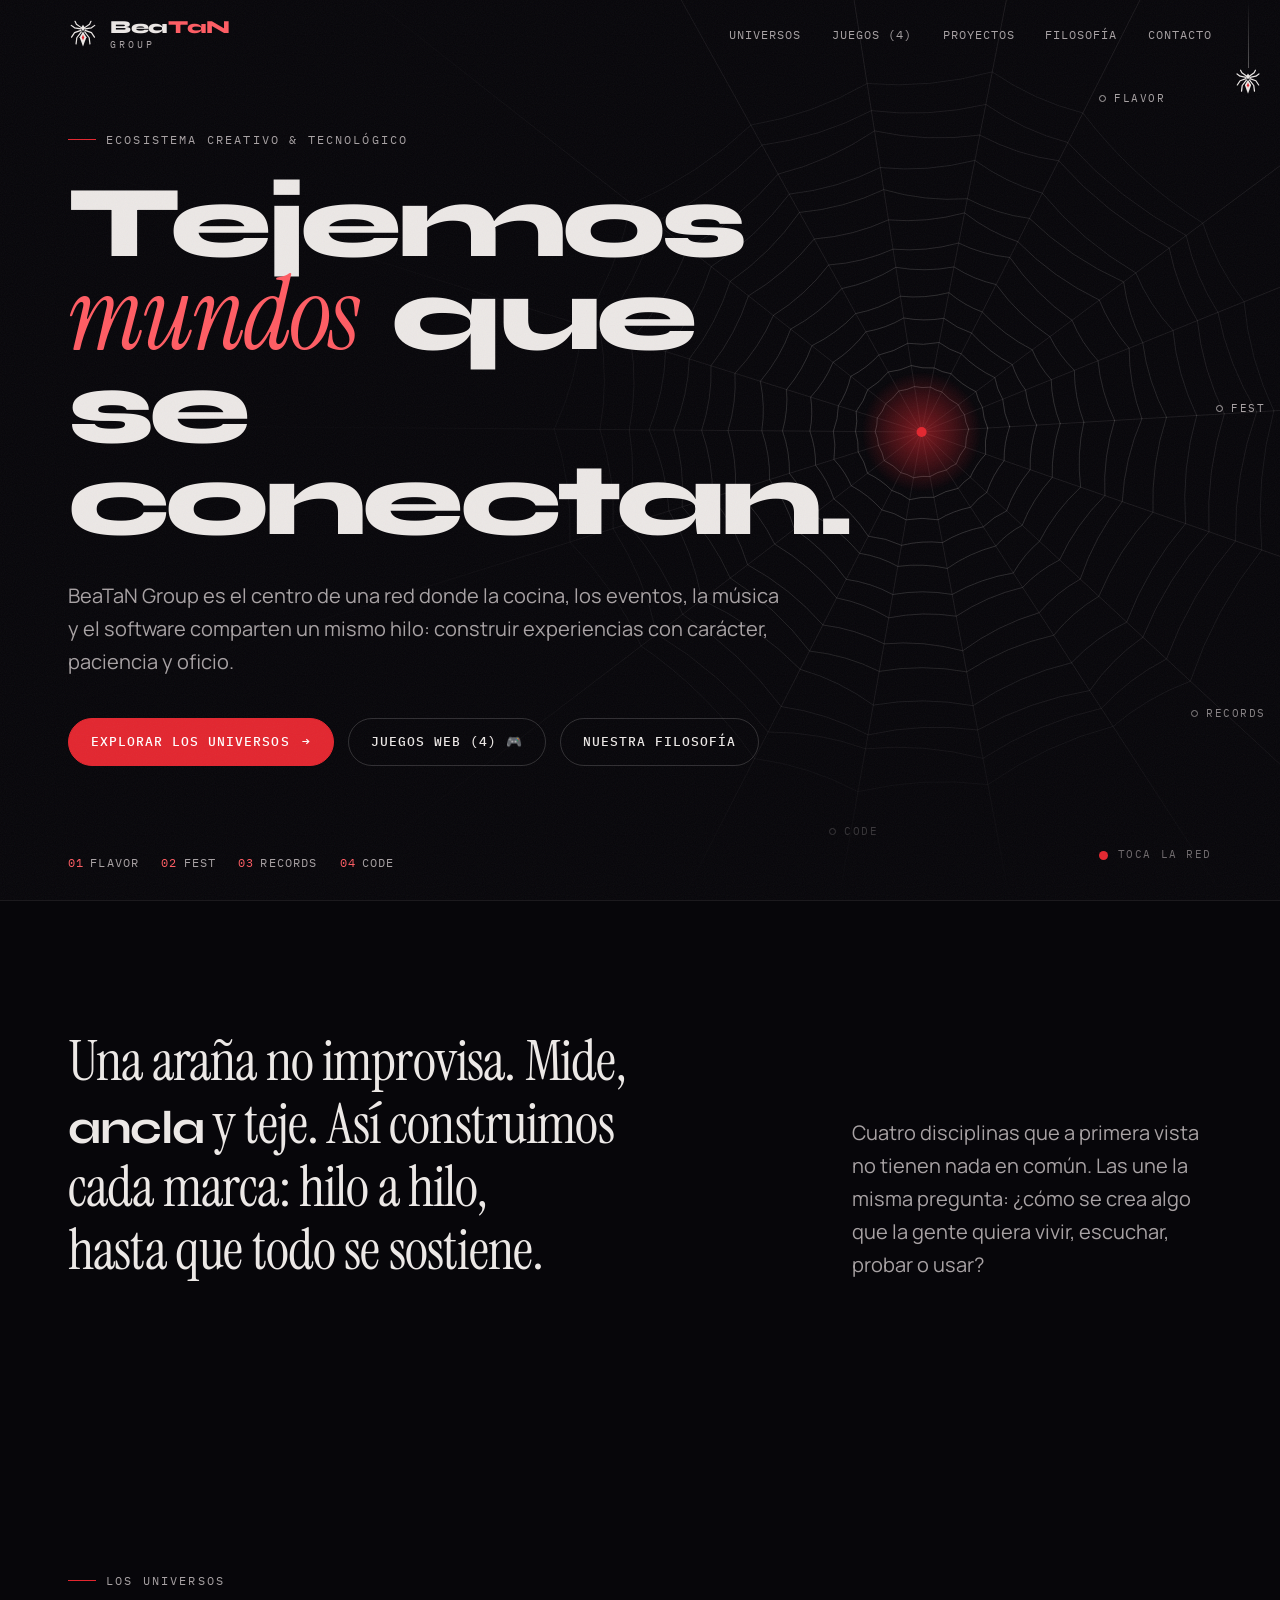
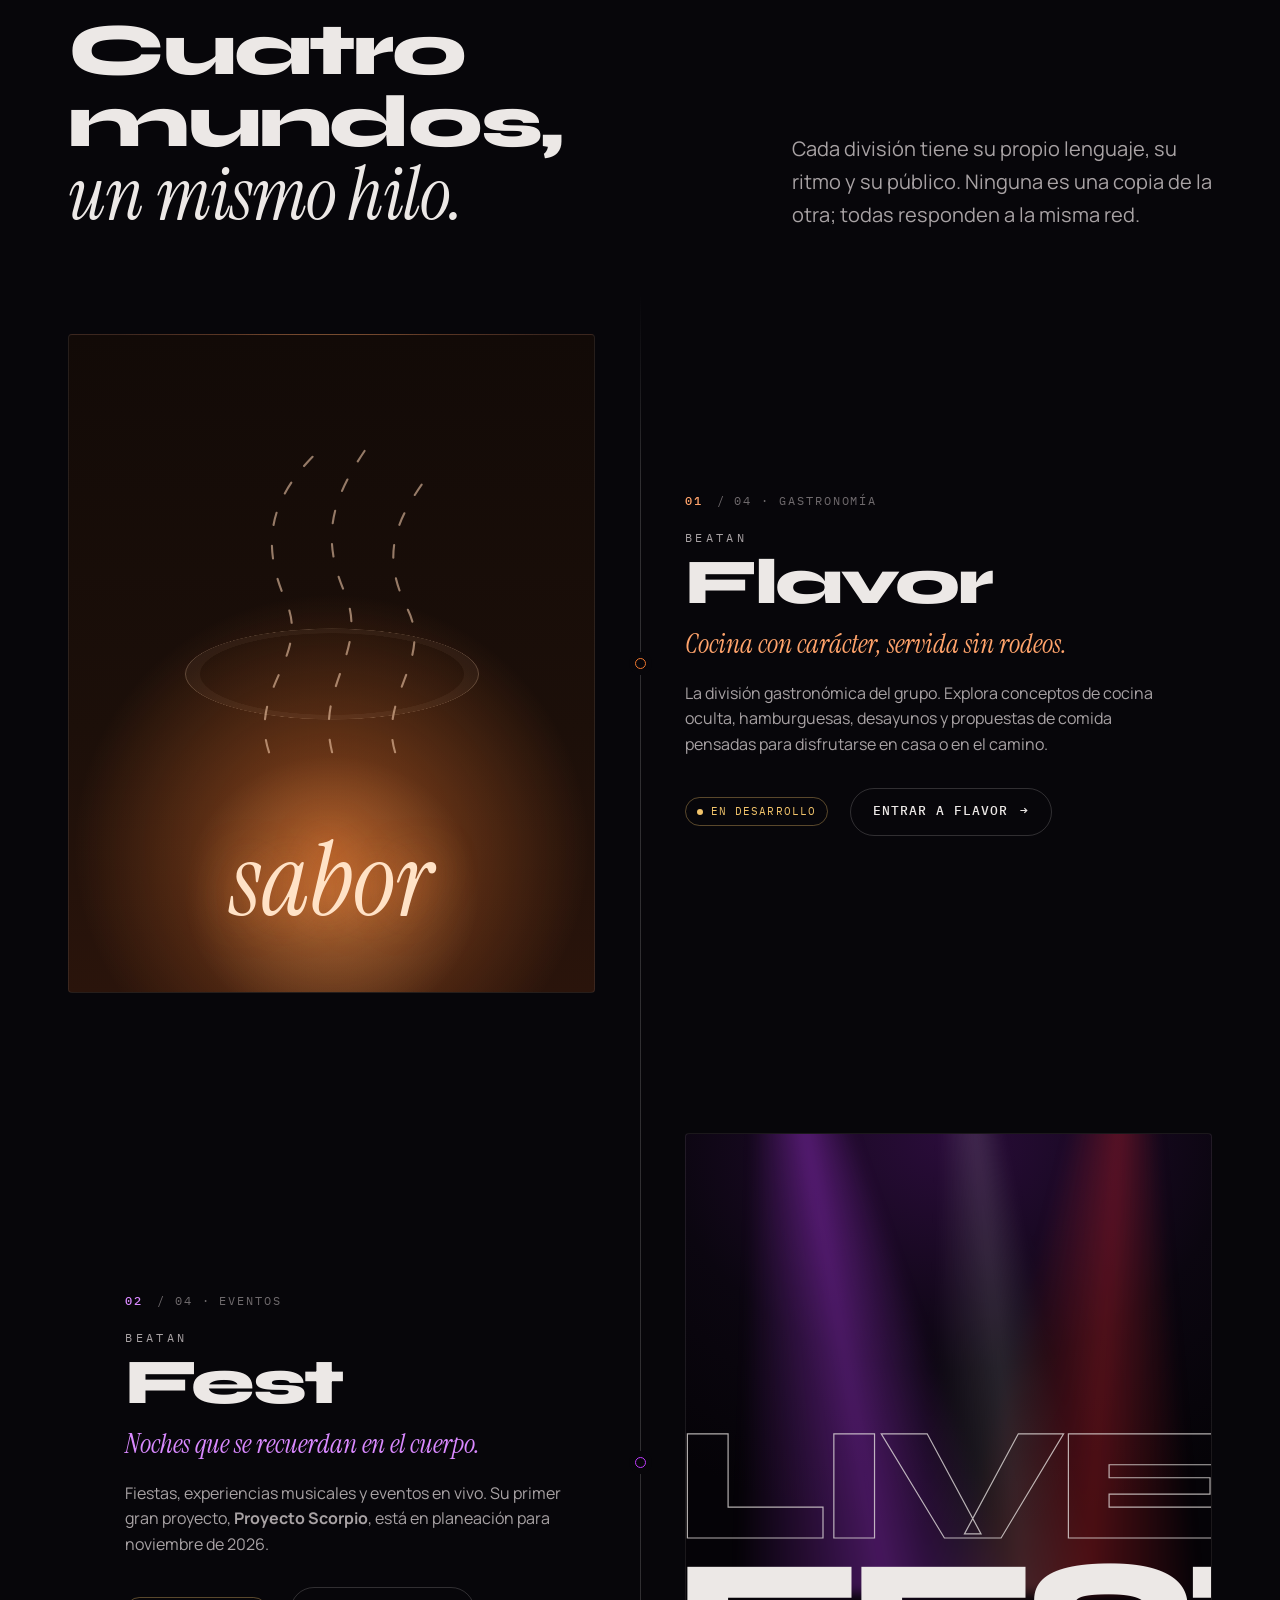
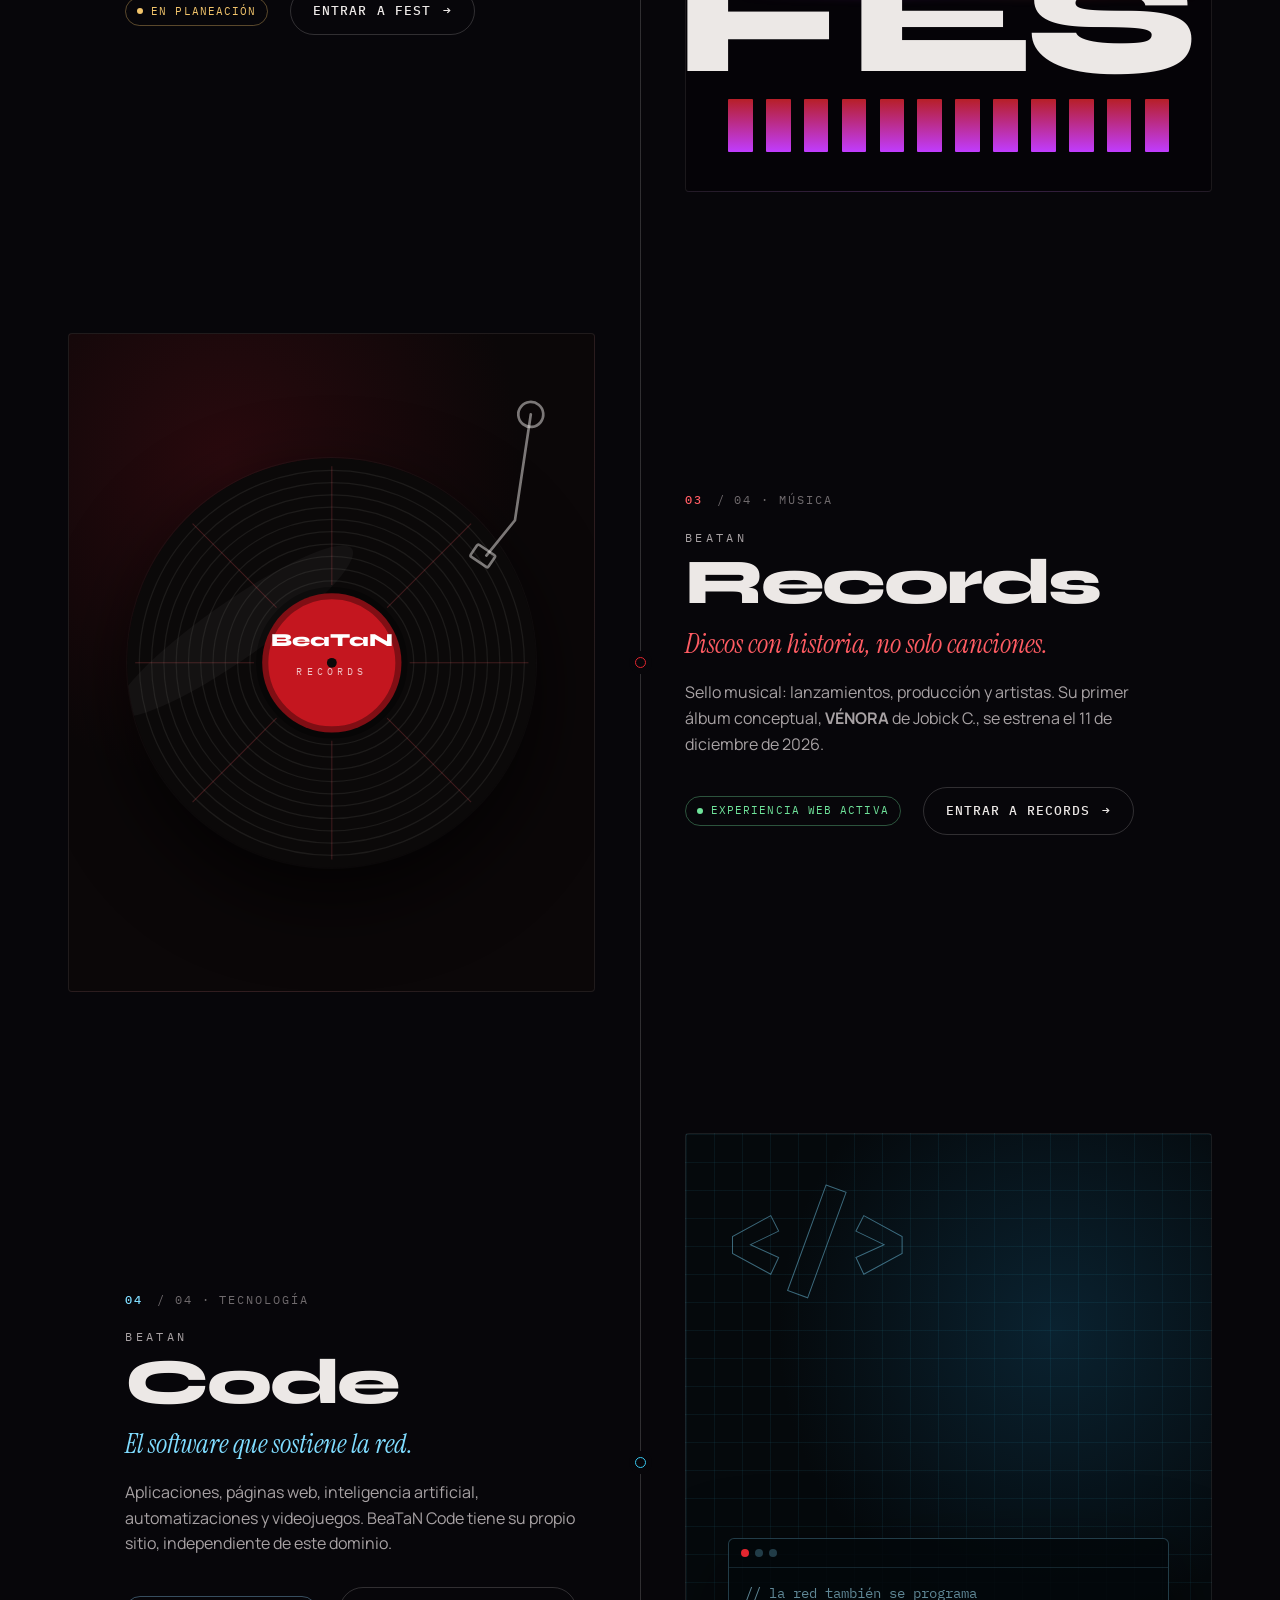
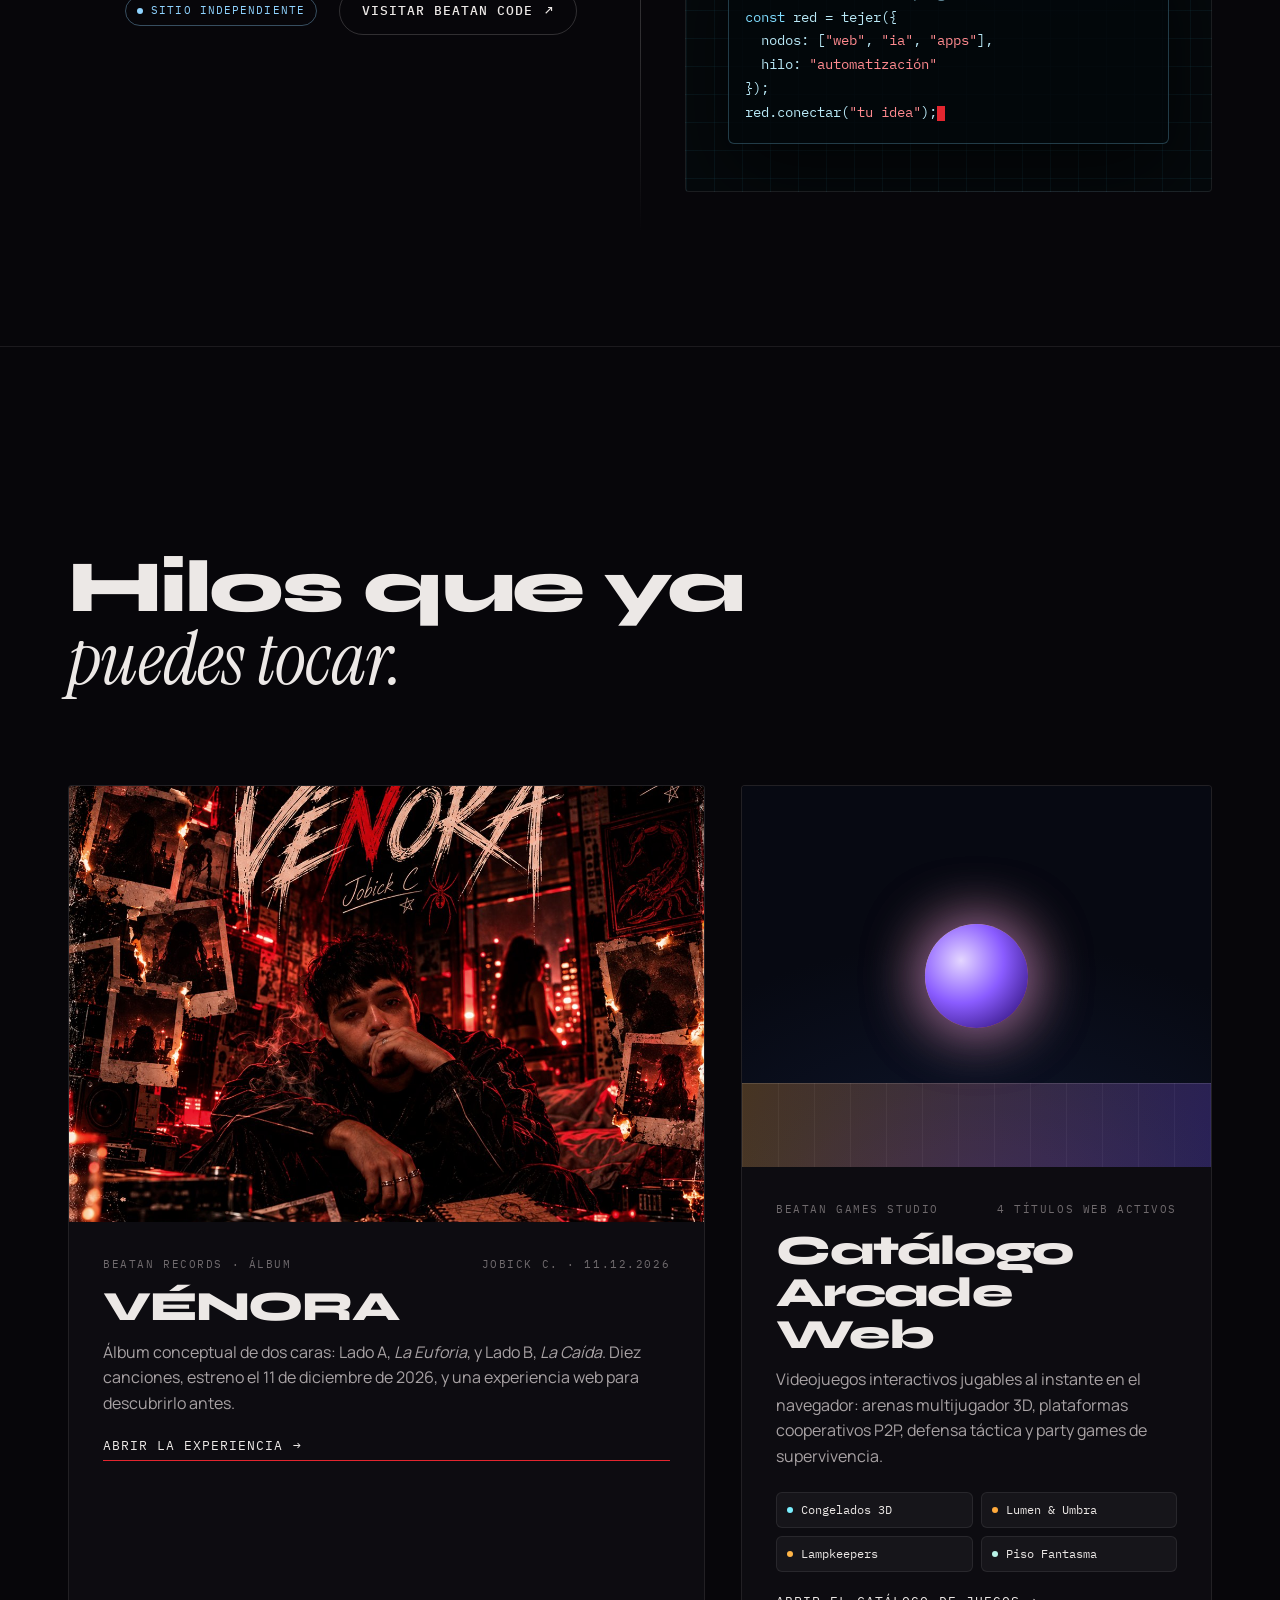
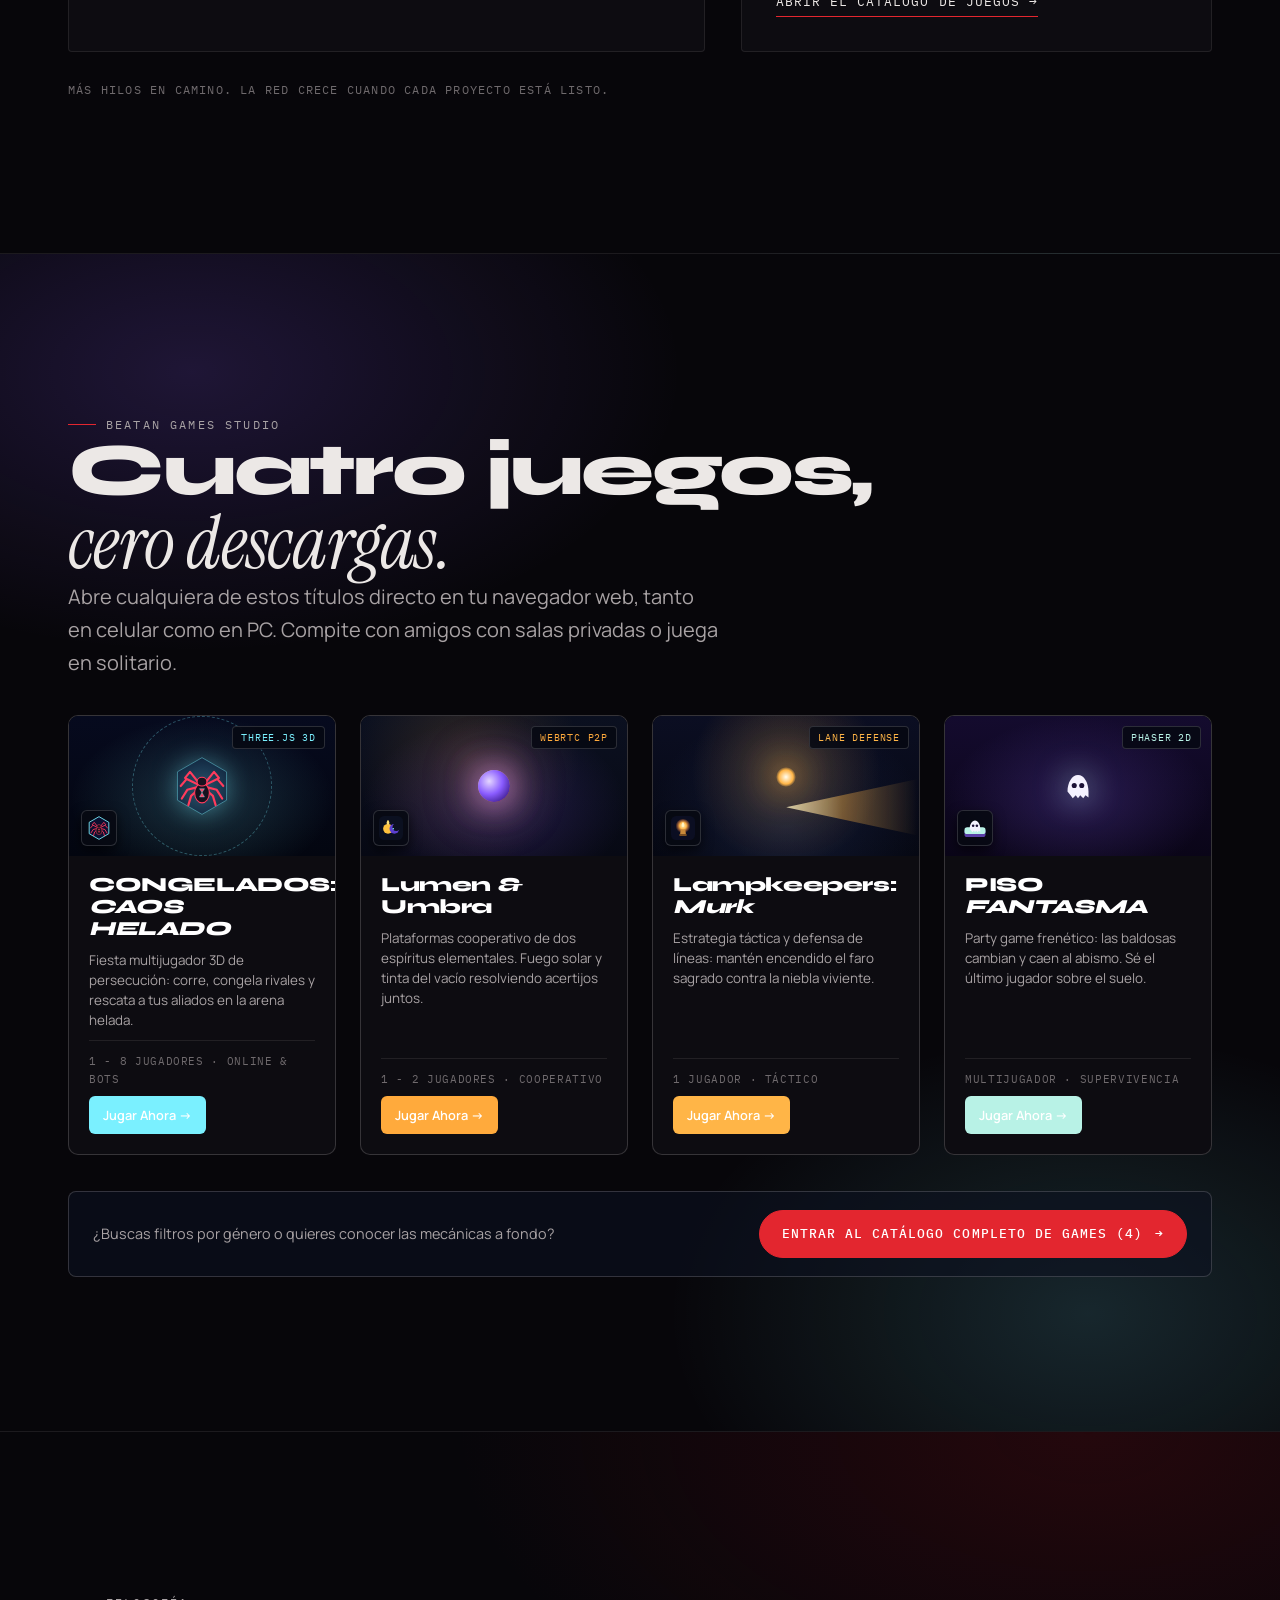
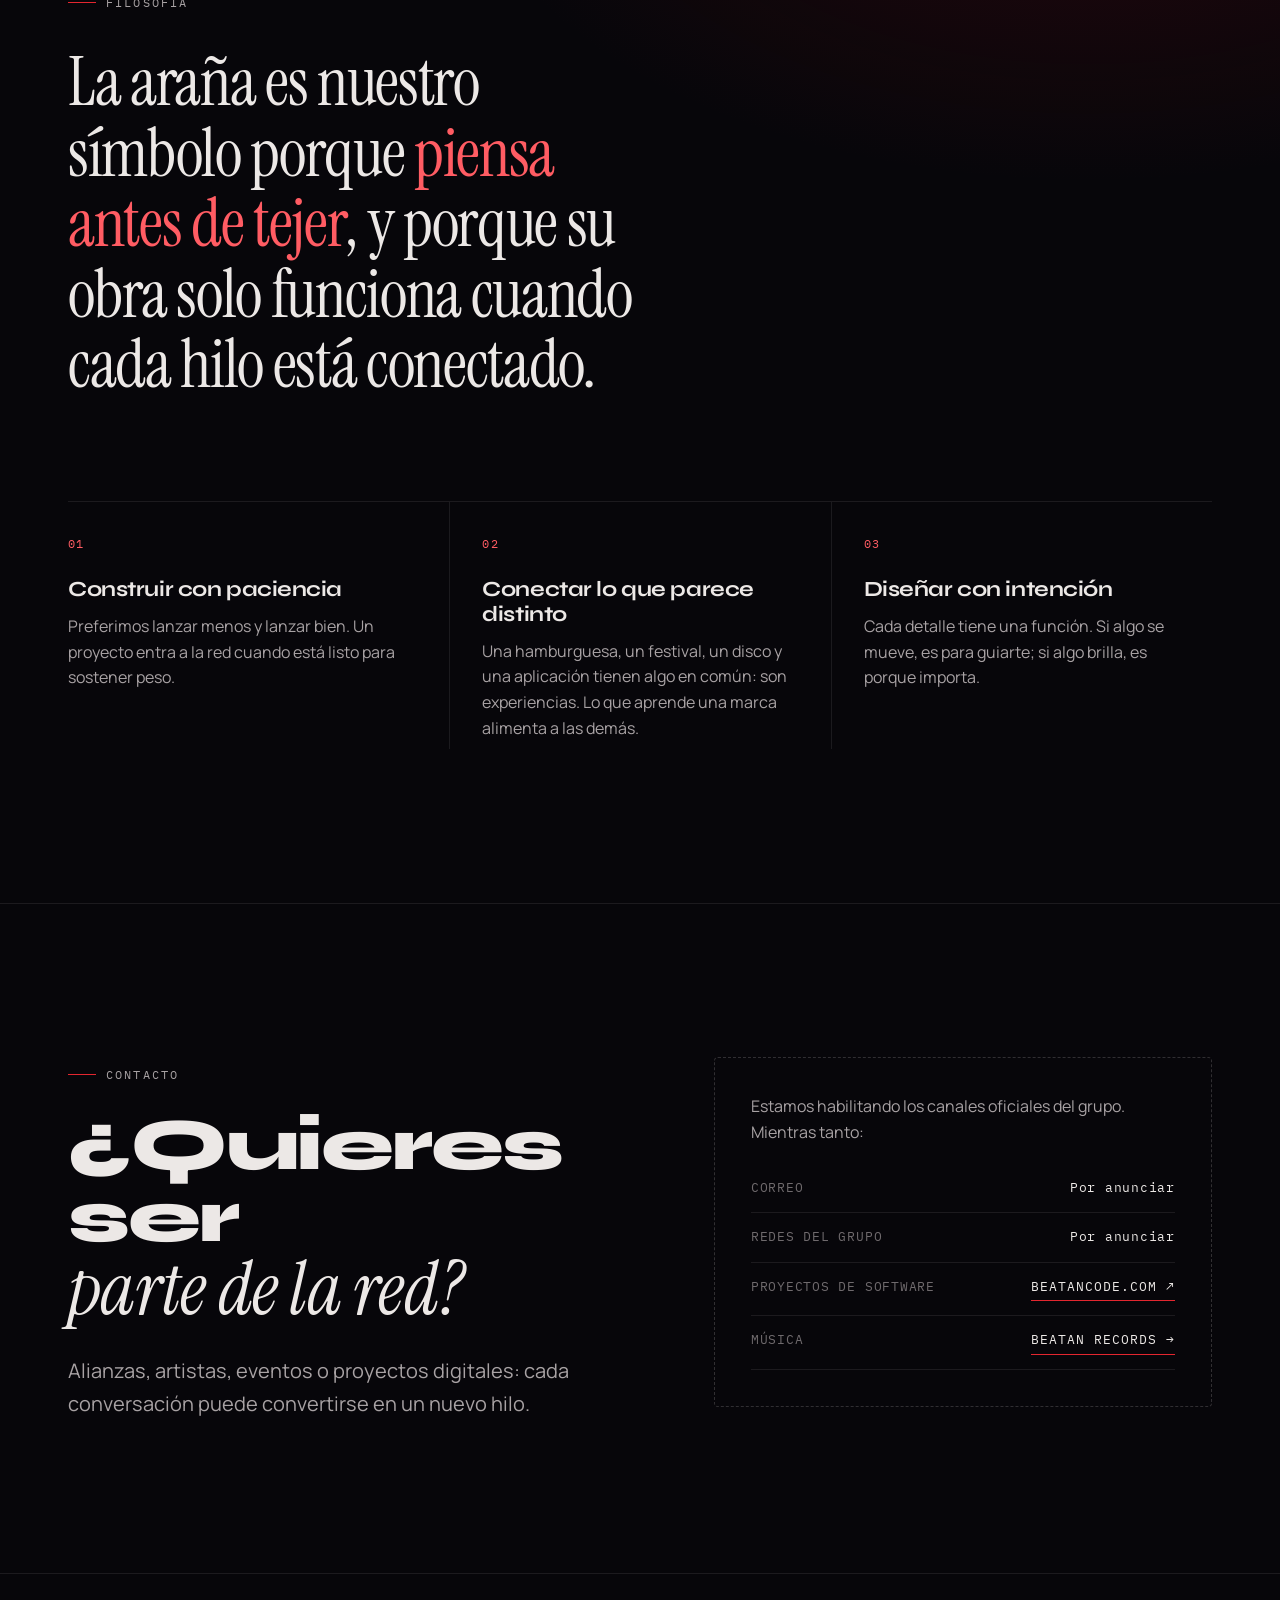
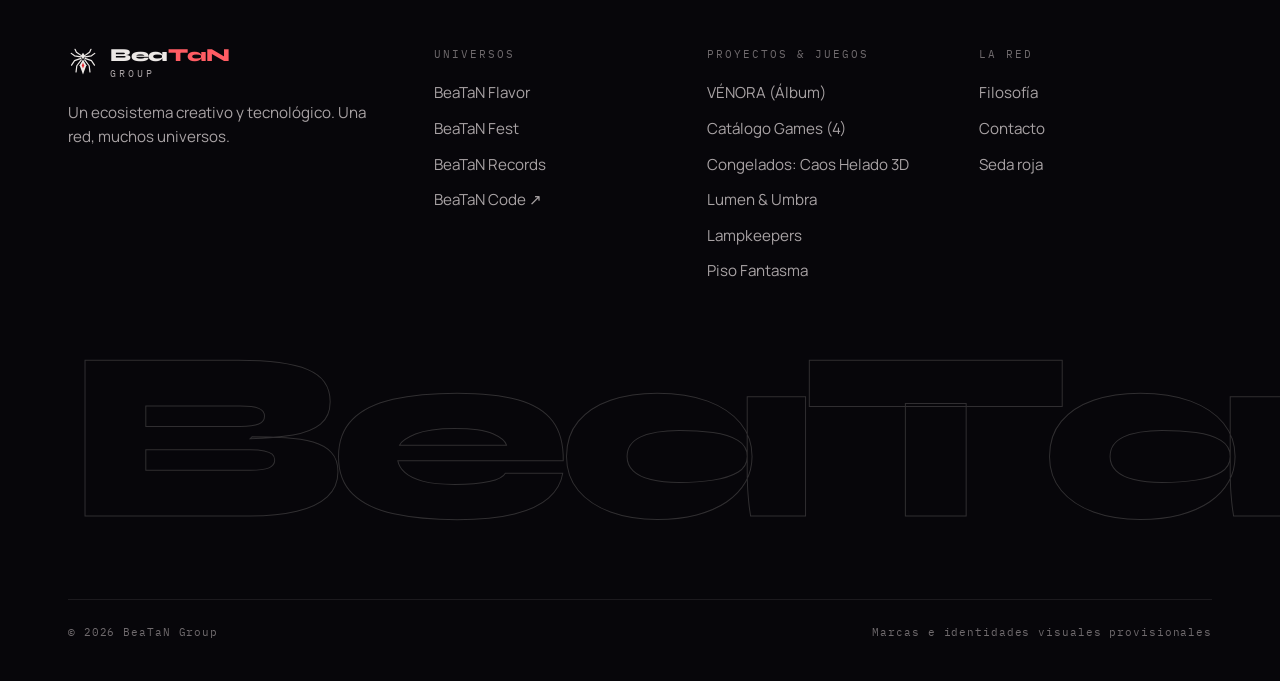
<file: index.html>
<!doctype html>
<html lang="es">
<head>
  <meta charset="utf-8" />
  <meta name="viewport" content="width=device-width, initial-scale=1, viewport-fit=cover" />
  <title>BeaTaN Group — Una red, muchos universos</title>
  <meta name="description" content="BeaTaN Group es un ecosistema creativo y tecnológico que conecta gastronomía, eventos, música y software: BeaTaN Flavor, BeaTaN Fest, BeaTaN Records y BeaTaN Code." />
  <meta name="theme-color" content="#07060a" />
  <meta name="color-scheme" content="dark" />
  <link rel="canonical" href="https://beatan.com.co/" />

  <meta property="og:type" content="website" />
  <meta property="og:site_name" content="BeaTaN Group" />
  <meta property="og:locale" content="es_CO" />
  <meta property="og:title" content="BeaTaN Group — Una red, muchos universos" />
  <meta property="og:description" content="Gastronomía, eventos, música y tecnología unidos por un mismo hilo." />
  <meta property="og:url" content="https://beatan.com.co/" />
  <meta name="twitter:card" content="summary" />

  <link rel="icon" href="assets/svg/favicon.svg" type="image/svg+xml" />
  <link rel="preconnect" href="https://fonts.googleapis.com" />
  <link rel="preconnect" href="https://fonts.gstatic.com" crossorigin />
  <link rel="stylesheet" href="https://fonts.googleapis.com/css2?family=IBM+Plex+Mono:wght@400;500&family=Instrument+Serif:ital@0;1&family=Manrope:wght@400;500;600&family=Syne:wght@700;800&display=swap" />
  <link rel="stylesheet" href="assets/css/beatan.css" />
  <link rel="stylesheet" href="assets/css/home.css" />
  <link rel="stylesheet" href="assets/css/games.css" />
  <script defer src="assets/js/beatan.js"></script>
  <script defer src="assets/js/web.js"></script>
</head>
<body class="bt-grain">
  <a class="bt-skip" href="#contenido">Saltar al contenido</a>

  <header class="bt-header">
    <div class="bt-wrap bt-header__inner">
      <a class="bt-brand" href="./" aria-label="BeaTaN Group, inicio">
        <svg class="bt-brand__mark" viewBox="0 0 32 32" aria-hidden="true" focusable="false"><g fill="none" stroke="currentColor" stroke-width="1.3" stroke-linecap="round" stroke-linejoin="round"><path d="M14.2 9.2 9 5.5 7.5 2.5M13.8 10.6 7 9.4 3.5 6.8M13.8 12.2 7 14.6 3.8 19.4M14.2 13.8 9.4 20 8.6 26.5M17.8 9.2 23 5.5 24.5 2.5M18.2 10.6 25 9.4 28.5 6.8M18.2 12.2 25 14.6 28.2 19.4M17.8 13.8 22.6 20 23.4 26.5"/></g><path fill="currentColor" d="M16 6.2 18.3 9.6 16 13 13.7 9.6Z"/><path fill="currentColor" d="M16 13.4 19.6 19.4 16 29.4 12.4 19.4Z"/><path fill="#e3262f" d="M16 16.8 17.3 19.6 16 22.6 14.7 19.6Z"/></svg>
        <span class="bt-brand__word">Bea<b>TaN</b><span class="bt-brand__sub">GROUP</span></span>
      </a>
      <nav class="bt-nav" aria-label="Principal">
        <button class="bt-nav__toggle" type="button" aria-expanded="false" aria-controls="bt-menu">
          <span class="bt-nav__toggle-lines" aria-hidden="true"><span></span><span></span></span>
          Menú
        </button>
        <ul class="bt-nav__list" id="bt-menu">
          <li><a class="bt-nav__link" href="#universos">Universos</a></li>
          <li><a class="bt-nav__link" href="#juegos">Juegos (4)</a></li>
          <li><a class="bt-nav__link" href="#proyectos">Proyectos</a></li>
          <li><a class="bt-nav__link" href="#filosofia">Filosofía</a></li>
          <li><a class="bt-nav__link" href="#contacto">Contacto</a></li>
        </ul>
      </nav>
    </div>
  </header>

  <!-- Easter egg: la araña que acompaña el scroll (docs/easter-eggs.md) -->
  <div class="bt-dangler">
    <div class="bt-dangler__thread"></div>
    <button class="bt-dangler__spider" type="button" aria-label="Una pequeña araña cuelga de su hilo. Tócala.">
      <svg viewBox="0 0 32 32" aria-hidden="true" focusable="false"><g fill="none" stroke="currentColor" stroke-width="1.4" stroke-linecap="round" stroke-linejoin="round"><path d="M14.2 9.2 9 5.5 7.5 2.5M13.8 10.6 7 9.4 3.5 6.8M13.8 12.2 7 14.6 3.8 19.4M14.2 13.8 9.4 20 8.6 26.5M17.8 9.2 23 5.5 24.5 2.5M18.2 10.6 25 9.4 28.5 6.8M18.2 12.2 25 14.6 28.2 19.4M17.8 13.8 22.6 20 23.4 26.5"/></g><path fill="currentColor" d="M16 6.2 18.3 9.6 16 13 13.7 9.6Z"/><path fill="currentColor" d="M16 13.4 19.6 19.4 16 29.4 12.4 19.4Z"/><path fill="#e3262f" d="M16 16.8 17.3 19.6 16 22.6 14.7 19.6Z"/></svg>
    </button>
  </div>

  <main id="contenido">
    <!-- ============================================================ HERO -->
    <section class="bt-hero" aria-labelledby="hero-title">
      <div class="bt-hero__web">
        <canvas data-bt-web aria-hidden="true"></canvas>
        <!-- Red estática para navegadores sin JavaScript -->
        <svg class="bt-hero__fallback" viewBox="-100 -100 200 200" aria-hidden="true" focusable="false">
          <g fill="none" stroke="currentColor" stroke-width="0.25">
            <path d="M0 0 100 0M0 0 81 59M0 0 31 95M0 0-31 95M0 0-81 59M0 0-100 0M0 0-81-59M0 0-31-95M0 0 31-95M0 0 81-59"/>
            <circle r="12"/><circle r="22"/><circle r="33"/><circle r="45"/><circle r="58"/><circle r="72"/><circle r="87"/>
          </g>
          <circle r="2" fill="#e3262f"/>
        </svg>
        <a class="bt-anchor" data-web-anchor="-70" href="#flavor" tabindex="-1" aria-hidden="true">Flavor</a>
        <a class="bt-anchor" data-web-anchor="-12" href="#fest" tabindex="-1" aria-hidden="true">Fest</a>
        <a class="bt-anchor" data-web-anchor="38" href="#records" tabindex="-1" aria-hidden="true">Records</a>
        <a class="bt-anchor" data-web-anchor="96" href="#code" tabindex="-1" aria-hidden="true">Code</a>
      </div>

      <div class="bt-wrap">
        <div class="bt-hero__content">
          <p class="bt-eyebrow" data-enter style="--i:0">Ecosistema creativo &amp; tecnológico</p>
          <h1 class="bt-hero__title" id="hero-title">
            <span class="bt-line" data-enter style="--i:1">Tejemos</span>
            <span class="bt-line" data-enter style="--i:2"><em>mundos</em> que</span>
            <span class="bt-line" data-enter style="--i:3">se conectan.</span>
          </h1>
          <p class="bt-lead bt-hero__lead" data-enter style="--i:4">
            BeaTaN Group es el centro de una red donde la cocina, los eventos, la música y el software
            comparten un mismo hilo: construir experiencias con carácter, paciencia y oficio.
          </p>
          <div class="bt-hero__actions" data-enter style="--i:5">
            <a class="bt-btn bt-btn--solid" href="#universos">Explorar los universos <span class="bt-btn__arrow" aria-hidden="true">→</span></a>
            <a class="bt-btn" href="#juegos">Juegos Web (4) 🎮</a>
            <a class="bt-btn" href="#filosofia">Nuestra filosofía</a>
          </div>
        </div>
      </div>

      <div class="bt-hero__foot">
        <div class="bt-wrap">
          <ul class="bt-hero__index" aria-label="Accesos rápidos a las marcas">
            <li><a href="#flavor"><span>01</span>Flavor</a></li>
            <li><a href="#fest"><span>02</span>Fest</a></li>
            <li><a href="#records"><span>03</span>Records</a></li>
            <li><a href="#code"><span>04</span>Code</a></li>
          </ul>
          <button class="bt-pluck bt-no-js-hide" type="button" data-web-pluck>
            <span class="bt-pluck__dot" aria-hidden="true"></span> Toca la red
          </button>
        </div>
      </div>
    </section>

    <!-- ======================================================= MANIFIESTO -->
    <section class="bt-manifesto" aria-label="Manifiesto">
      <div class="bt-wrap bt-manifesto__grid">
        <p class="bt-manifesto__text bt-reveal">
          Una araña no improvisa. Mide, <strong>ancla</strong> y teje. Así construimos cada marca: hilo a hilo, hasta que todo se sostiene.
        </p>
        <p class="bt-lead bt-reveal" style="--bt-delay:.15s">
          Cuatro disciplinas que a primera vista no tienen nada en común. Las une la misma pregunta:
          ¿cómo se crea algo que la gente quiera vivir, escuchar, probar o usar?
        </p>
      </div>
    </section>

    <!-- ======================================================== UNIVERSOS -->
    <section class="bt-section" id="universos" aria-labelledby="universos-title">
      <div class="bt-wrap">
        <div class="bt-worlds__head">
          <div>
            <p class="bt-eyebrow bt-reveal">Los universos</p>
            <h2 class="bt-h2 bt-reveal" id="universos-title" style="margin-top:24px">Cuatro mundos,<br /><em>un mismo hilo.</em></h2>
          </div>
          <p class="bt-lead bt-reveal" style="--bt-delay:.1s">
            Cada división tiene su propio lenguaje, su ritmo y su público. Ninguna es una copia de la otra;
            todas responden a la misma red.
          </p>
        </div>

        <ol class="bt-worlds__list" role="list">
          <!-- 01 · FLAVOR -->
          <li class="bt-world bt-world--flavor" id="flavor">
            <div class="bt-world__art bt-art-flavor bt-reveal" aria-hidden="true">
              <svg class="bt-art-flavor__steam" viewBox="0 0 200 160" fill="none" stroke="currentColor" stroke-width="1" stroke-linecap="round">
                <path d="M70 160C60 130 90 115 78 88S70 40 92 18"/>
                <path d="M100 160C92 128 118 112 106 84S100 38 120 10"/>
                <path d="M130 160C122 134 148 116 136 92S128 52 146 28"/>
              </svg>
              <div class="bt-art-flavor__plate"></div>
              <p class="bt-art-flavor__word">sabor</p>
            </div>
            <div class="bt-world__body bt-reveal" style="--bt-delay:.1s">
              <p class="bt-world__num"><b>01</b> / 04 · Gastronomía</p>
              <h3 class="bt-world__name"><small>BEATAN</small>Flavor</h3>
              <p class="bt-world__tag">Cocina con carácter, servida sin rodeos.</p>
              <p class="bt-world__desc">
                La división gastronómica del grupo. Explora conceptos de cocina oculta, hamburguesas,
                desayunos y propuestas de comida pensadas para disfrutarse en casa o en el camino.
              </p>
              <div class="bt-world__meta">
                <span class="bt-chip bt-chip--dev">En desarrollo</span>
                <a class="bt-btn" href="flavor/">Entrar a Flavor <span class="bt-btn__arrow" aria-hidden="true">→</span></a>
              </div>
            </div>
          </li>

          <!-- 02 · FEST -->
          <li class="bt-world bt-world--fest" id="fest">
            <div class="bt-world__art bt-art-fest bt-reveal" aria-hidden="true">
              <div class="bt-art-fest__beams"></div>
              <p class="bt-art-fest__word">LIVE<span>FEST</span></p>
              <div class="bt-art-fest__eq">
                <i style="--d:1"></i><i style="--d:4"></i><i style="--d:2"></i><i style="--d:7"></i><i style="--d:3"></i><i style="--d:6"></i><i style="--d:5"></i><i style="--d:8"></i><i style="--d:2"></i><i style="--d:5"></i><i style="--d:3"></i><i style="--d:6"></i>
              </div>
            </div>
            <div class="bt-world__body bt-reveal" style="--bt-delay:.1s">
              <p class="bt-world__num"><b>02</b> / 04 · Eventos</p>
              <h3 class="bt-world__name"><small>BEATAN</small>Fest</h3>
              <p class="bt-world__tag">Noches que se recuerdan en el cuerpo.</p>
              <p class="bt-world__desc">
                Fiestas, experiencias musicales y eventos en vivo. Su primer gran proyecto,
                <strong>Proyecto Scorpio</strong>, está en planeación para noviembre de 2026.
              </p>
              <div class="bt-world__meta">
                <span class="bt-chip bt-chip--dev">En planeación</span>
                <a class="bt-btn" href="fest/">Entrar a Fest <span class="bt-btn__arrow" aria-hidden="true">→</span></a>
              </div>
            </div>
          </li>

          <!-- 03 · RECORDS -->
          <li class="bt-world bt-world--records" id="records">
            <div class="bt-world__art bt-art-records bt-reveal" aria-hidden="true">
              <svg class="bt-art-records__disc" viewBox="-100 -100 200 200">
                <circle r="100" fill="#0b0909"/>
                <g fill="none" stroke="rgba(236,232,230,.08)" stroke-width=".6">
                  <circle r="94"/><circle r="88"/><circle r="82"/><circle r="76"/><circle r="70"/><circle r="64"/><circle r="58"/><circle r="52"/><circle r="46"/><circle r="40"/>
                </g>
                <!-- radios de telaraña cruzando los surcos -->
                <g stroke="rgba(255,92,99,.22)" stroke-width=".5">
                  <path d="M0-96V-38M0 96V38M-96 0H-38M96 0H38M-68-68-27-27M68 68 27 27M68-68 27-27M-68 68-27 27"/>
                </g>
                <ellipse cx="-30" cy="-40" rx="70" ry="14" transform="rotate(-35)" fill="rgba(255,255,255,.035)"/>
                <circle r="34" fill="#c4161f"/>
                <circle r="34" fill="none" stroke="rgba(0,0,0,.35)" stroke-width="6"/>
                <text y="-8" text-anchor="middle" font-family="Syne, sans-serif" font-weight="800" font-size="9" fill="#fff">BeaTaN</text>
                <text y="6" text-anchor="middle" font-family="IBM Plex Mono, monospace" font-size="5" letter-spacing="2" fill="rgba(255,255,255,.75)">RECORDS</text>
                <circle r="2.4" fill="#0b0909"/>
              </svg>
              <svg class="bt-art-records__arm" viewBox="0 0 100 100" fill="none" stroke="currentColor" stroke-width="1.5" stroke-linecap="round">
                <circle cx="85" cy="12" r="7"/>
                <path d="M85 12 70 70 52 88"/>
                <rect x="44" y="84" width="12" height="8" rx="1" transform="rotate(40 50 88)"/>
              </svg>
            </div>
            <div class="bt-world__body bt-reveal" style="--bt-delay:.1s">
              <p class="bt-world__num"><b>03</b> / 04 · Música</p>
              <h3 class="bt-world__name"><small>BEATAN</small>Records</h3>
              <p class="bt-world__tag">Discos con historia, no solo canciones.</p>
              <p class="bt-world__desc">
                Sello musical: lanzamientos, producción y artistas. Su primer álbum conceptual,
                <strong>VÉNORA</strong> de Jobick C., se estrena el 11 de diciembre de 2026.
              </p>
              <div class="bt-world__meta">
                <span class="bt-chip bt-chip--live">Experiencia web activa</span>
                <a class="bt-btn" href="records/">Entrar a Records <span class="bt-btn__arrow" aria-hidden="true">→</span></a>
              </div>
            </div>
          </li>

          <!-- 04 · CODE -->
          <li class="bt-world bt-world--code" id="code">
            <div class="bt-world__art bt-art-code bt-reveal" aria-hidden="true">
              <p class="bt-art-code__glyph">&lt;/&gt;</p>
              <div class="bt-art-code__term">
                <div class="bt-art-code__bar"><i></i><i></i><i></i></div>
<pre><span class="c">// la red también se programa</span>
<span class="k">const</span> red = tejer({
  nodos: [<span class="s">"web"</span>, <span class="s">"ia"</span>, <span class="s">"apps"</span>],
  hilo: <span class="s">"automatización"</span>
});
red.conectar(<span class="s">"tu idea"</span>);<span class="bt-cursor"></span></pre>
              </div>
            </div>
            <div class="bt-world__body bt-reveal" style="--bt-delay:.1s">
              <p class="bt-world__num"><b>04</b> / 04 · Tecnología</p>
              <h3 class="bt-world__name"><small>BEATAN</small>Code</h3>
              <p class="bt-world__tag">El software que sostiene la red.</p>
              <p class="bt-world__desc">
                Aplicaciones, páginas web, inteligencia artificial, automatizaciones y videojuegos.
                BeaTaN Code tiene su propio sitio, independiente de este dominio.
              </p>
              <div class="bt-world__meta">
                <span class="bt-chip bt-chip--ext">Sitio independiente</span>
                <a class="bt-btn" href="https://beatancode.com/master/index.html" target="_blank" rel="noopener noreferrer">
                  Visitar BeaTaN Code <span class="bt-btn__arrow bt-btn__arrow--ne" aria-hidden="true">↗</span>
                  <span class="bt-sr-only">(beatancode.com, se abre en una pestaña nueva)</span>
                </a>
              </div>
            </div>
          </li>
        </ol>
      </div>
    </section>

    <!-- ======================================================== PROYECTOS -->
    <section class="bt-section bt-projects" id="proyectos" aria-labelledby="proyectos-title">
      <div class="bt-wrap">
        <p class="bt-eyebrow bt-reveal">Proyectos en la red</p>
        <h2 class="bt-h2 bt-reveal" id="proyectos-title" style="margin-top:24px">Hilos que ya<br /><em>puedes tocar.</em></h2>

        <div class="bt-projects__grid">
          <a class="bt-project bt-reveal" href="records/venora/">
            <div class="bt-project__media">
              <img src="records/venora/assets/web/cover.jpg" width="1200" height="1200" loading="lazy" decoding="async" alt="Portada del álbum VÉNORA de Jobick C." />
            </div>
            <div class="bt-project__body">
              <p class="bt-project__kicker"><span>BeaTaN Records · Álbum</span><span>Jobick C. · 11.12.2026</span></p>
              <h3 class="bt-project__title">VÉNORA</h3>
              <p class="bt-project__desc">
                Álbum conceptual de dos caras: Lado A, <em>La Euforia</em>, y Lado B, <em>La Caída</em>.
                Diez canciones, estreno el 11 de diciembre de 2026, y una experiencia web para descubrirlo antes.
              </p>
              <span class="bt-link bt-project__cta">Abrir la experiencia →</span>
            </div>
          </a>

          <div class="bt-project bt-project--game bt-reveal" style="--bt-delay:.12s">
            <div class="bt-project__media">
              <div class="bt-art-duo" aria-hidden="true">
                <span class="bt-art-duo__orb bt-art-duo__orb--lumen"></span>
                <span class="bt-art-duo__orb bt-art-duo__orb--umbra"></span>
                <span class="bt-art-duo__ground"></span>
              </div>
            </div>
            <div class="bt-project__body">
              <p class="bt-project__kicker"><span>BeaTaN Games Studio</span><span>4 Títulos Web Activos</span></p>
              <h3 class="bt-project__title">Catálogo Arcade Web</h3>
              <p class="bt-project__desc">
                Videojuegos interactivos jugables al instante en el navegador: arenas multijugador 3D,
                plataformas cooperativos P2P, defensa táctica y party games de supervivencia.
              </p>
              <ul class="bt-project-games-mini" role="list">
                <li><a href="games/congelados/"><span class="bt-project-games-mini__dot" style="background:#7af0ff"></span>Congelados 3D</a></li>
                <li><a href="games/fireandwater/"><span class="bt-project-games-mini__dot" style="background:#ffaa3c"></span>Lumen &amp; Umbra</a></li>
                <li><a href="games/lampkeepers/"><span class="bt-project-games-mini__dot" style="background:#ffb547"></span>Lampkeepers</a></li>
                <li><a href="games/pf/"><span class="bt-project-games-mini__dot" style="background:#b8f2e6"></span>Piso Fantasma</a></li>
              </ul>
              <div><a class="bt-link bt-project__cta" href="games/">Abrir el catálogo de juegos →</a></div>
            </div>
          </div>
        </div>
        <p class="bt-projects__more bt-reveal">Más hilos en camino. La red crece cuando cada proyecto está listo.</p>
      </div>
    </section>

    <!-- ======================================================== JUEGOS WEB -->
    <section class="bt-section bt-home-games" id="juegos" aria-labelledby="juegos-title">
      <div class="bt-wrap">
        <div class="bt-sec-head">
          <div>
            <p class="bt-eyebrow bt-reveal">BeaTaN Games Studio</p>
            <h2 class="bt-h2 bt-reveal" id="juegos-title">Cuatro juegos,<br /><em>cero descargas.</em></h2>
          </div>
          <p class="bt-lead bt-reveal">
            Abre cualquiera de estos títulos directo en tu navegador web, tanto en celular como en PC.
            Compite con amigos con salas privadas o juega en solitario.
          </p>
        </div>

        <ul class="bt-home-games__grid" role="list">
          <!-- CARD 1: CONGELADOS -->
          <li class="bt-home-card bt-reveal" style="--h-card-accent: #7af0ff; --h-card-glow: rgba(122, 240, 255, 0.35);">
            <div class="bt-home-card__art" aria-hidden="true">
              <div class="bt-art-congelados">
                <div class="bt-congelados-arena" style="width: 140px; height: 140px;"></div>
                <svg class="bt-ice-hex" viewBox="-110 -110 220 220" style="width: 60px; height: 60px;">
                  <polygon points="0,-104 90,-52 90,52 0,104 -90,52 -90,-52" />
                  <path d="M14 -14 L44 -52 L62 -30 M16 -6 L56 -26 L78 0 M16 4 L54 14 L74 46 M12 12 L40 36 L50 70 M-14 -14 L-44 -52 L-62 -30 M-16 -6 L-56 -26 L-78 0 M-16 4 L-54 14 L-74 46 M-12 12 L-40 36 L-50 70" stroke="#ff3b5c" stroke-width="8" stroke-linecap="round" stroke-linejoin="round" fill="none"/>
                  <ellipse cx="0" cy="26" rx="27" ry="36" fill="#16121f" stroke="#ff3b5c" stroke-width="4"/>
                  <ellipse cx="0" cy="-16" rx="18" ry="16" fill="#16121f" stroke="#ff3b5c" stroke-width="4"/>
                  <path d="M-9 10 L9 10 L0 24 L9 40 L-9 40 L0 24 Z" fill="#ff3b5c"/>
                </svg>
              </div>
              <span class="bt-home-card__badge">Three.js 3D</span>
              <img class="bt-home-card__icon" src="games/congelados/favicon.svg" alt="Icono Congelados" width="36" height="36" loading="lazy" />
            </div>
            <div class="bt-home-card__body">
              <h3 class="bt-home-card__title">CONGELADOS: <em>CAOS HELADO</em></h3>
              <p class="bt-home-card__desc">Fiesta multijugador 3D de persecución: corre, congela rivales y rescata a tus aliados en la arena helada.</p>
              <div class="bt-home-card__meta">
                <span class="bt-home-card__players">1 - 8 Jugadores · Online &amp; Bots</span>
                <a class="bt-home-card__btn" href="games/congelados/">Jugar Ahora →</a>
              </div>
            </div>
          </li>

          <!-- CARD 2: LUMEN & UMBRA -->
          <li class="bt-home-card bt-reveal" style="--h-card-accent: #ffaa3c; --h-card-glow: rgba(255, 170, 60, 0.35);">
            <div class="bt-home-card__art" aria-hidden="true">
              <div class="bt-art-lumen">
                <span class="bt-art-lumen__orb bt-art-lumen__orb--lumen" style="width: 32px; height: 32px; margin: -16px 0 0 -16px;"></span>
                <span class="bt-art-lumen__orb bt-art-lumen__orb--umbra" style="width: 32px; height: 32px; margin: -16px 0 0 -16px;"></span>
              </div>
              <span class="bt-home-card__badge">WebRTC P2P</span>
              <img class="bt-home-card__icon" src="games/fireandwater/favicon.svg" alt="Icono Lumen &amp; Umbra" width="36" height="36" loading="lazy" />
            </div>
            <div class="bt-home-card__body">
              <h3 class="bt-home-card__title">Lumen <em>&amp;</em> Umbra</h3>
              <p class="bt-home-card__desc">Plataformas cooperativo de dos espíritus elementales. Fuego solar y tinta del vacío resolviendo acertijos juntos.</p>
              <div class="bt-home-card__meta">
                <span class="bt-home-card__players">1 - 2 Jugadores · Cooperativo</span>
                <a class="bt-home-card__btn" href="games/fireandwater/">Jugar Ahora →</a>
              </div>
            </div>
          </li>

          <!-- CARD 3: LAMPKEEPERS -->
          <li class="bt-home-card bt-reveal" style="--h-card-accent: #ffb547; --h-card-glow: rgba(255, 181, 71, 0.35);">
            <div class="bt-home-card__art" aria-hidden="true">
              <div class="bt-art-lampkeepers">
                <div class="bt-fog-layer"></div>
                <div class="bt-lighthouse-beam" style="width: 140px; height: 60px;"></div>
                <div class="bt-lantern-glow" style="width: 20px; height: 20px; margin: -10px 0 0 -10px;"></div>
              </div>
              <span class="bt-home-card__badge">Lane Defense</span>
              <img class="bt-home-card__icon" src="games/lampkeepers/favicon.svg" alt="Icono Lampkeepers" width="36" height="36" loading="lazy" />
            </div>
            <div class="bt-home-card__body">
              <h3 class="bt-home-card__title">Lampkeepers: <em>Murk</em></h3>
              <p class="bt-home-card__desc">Estrategia táctica y defensa de líneas: mantén encendido el faro sagrado contra la niebla viviente.</p>
              <div class="bt-home-card__meta">
                <span class="bt-home-card__players">1 Jugador · Táctico</span>
                <a class="bt-home-card__btn" href="games/lampkeepers/">Jugar Ahora →</a>
              </div>
            </div>
          </li>

          <!-- CARD 4: PISO FANTASMA -->
          <li class="bt-home-card bt-reveal" style="--h-card-accent: #b8f2e6; --h-card-glow: rgba(184, 242, 230, 0.35);">
            <div class="bt-home-card__art" aria-hidden="true">
              <div class="bt-art-pf">
                <svg class="bt-ghost-sprite" width="48" height="48" viewBox="0 0 64 64">
                  <path d="M18 34c0-12 6-22 14-22s14 10 14 22v8l-4-3-3 4-4-4-3 4-3-4-4 4-3-4z" fill="#f4f1ff"/>
                  <circle cx="27" cy="26" r="3.4" fill="#1b1036"/>
                  <circle cx="37" cy="26" r="3.4" fill="#1b1036"/>
                </svg>
              </div>
              <span class="bt-home-card__badge">Phaser 2D</span>
              <img class="bt-home-card__icon" src="games/pf/favicon.svg" alt="Icono Piso Fantasma" width="36" height="36" loading="lazy" />
            </div>
            <div class="bt-home-card__body">
              <h3 class="bt-home-card__title">PISO <em>FANTASMA</em></h3>
              <p class="bt-home-card__desc">Party game frenético: las baldosas cambian y caen al abismo. Sé el último jugador sobre el suelo.</p>
              <div class="bt-home-card__meta">
                <span class="bt-home-card__players">Multijugador · Supervivencia</span>
                <a class="bt-home-card__btn" href="games/pf/">Jugar Ahora →</a>
              </div>
            </div>
          </li>
        </ul>

        <div class="bt-home-games__footer bt-reveal">
          <p>¿Buscas filtros por género o quieres conocer las mecánicas a fondo?</p>
          <a class="bt-btn bt-btn--solid" href="games/">Entrar al Catálogo Completo de Games (4) <span class="bt-btn__arrow" aria-hidden="true">→</span></a>
        </div>
      </div>
    </section>

    <!-- ======================================================== FILOSOFÍA -->
    <section class="bt-section bt-philo" id="filosofia" aria-labelledby="filosofia-title">
      <div class="bt-wrap">
        <p class="bt-eyebrow bt-reveal">Filosofía</p>
        <h2 class="bt-sr-only" id="filosofia-title">Filosofía</h2>
        <p class="bt-philo__quote bt-reveal">
          La araña es nuestro símbolo porque <span>piensa antes de tejer</span>, y porque su obra
          solo funciona cuando cada hilo está conectado.
        </p>
        <ol class="bt-principles" role="list">
          <li class="bt-principle bt-reveal">
            <h3>Construir con paciencia</h3>
            <p>Preferimos lanzar menos y lanzar bien. Un proyecto entra a la red cuando está listo para sostener peso.</p>
          </li>
          <li class="bt-principle bt-reveal" style="--bt-delay:.1s">
            <h3>Conectar lo que parece distinto</h3>
            <p>Una hamburguesa, un festival, un disco y una aplicación tienen algo en común: son experiencias. Lo que aprende una marca alimenta a las demás.</p>
          </li>
          <li class="bt-principle bt-reveal" style="--bt-delay:.2s">
            <h3>Diseñar con intención</h3>
            <p>Cada detalle tiene una función. Si algo se mueve, es para guiarte; si algo brilla, es porque importa.</p>
          </li>
        </ol>
      </div>
    </section>

    <!-- ========================================================= CONTACTO -->
    <section class="bt-section bt-contact" id="contacto" aria-labelledby="contacto-title">
      <div class="bt-wrap bt-contact__grid">
        <div>
          <p class="bt-eyebrow bt-reveal">Contacto</p>
          <h2 class="bt-h2 bt-reveal" id="contacto-title" style="margin-top:24px">¿Quieres ser<br /><em>parte de la red?</em></h2>
          <p class="bt-lead bt-reveal" style="margin-top:28px">
            Alianzas, artistas, eventos o proyectos digitales: cada conversación puede convertirse en un nuevo hilo.
          </p>
        </div>
        <!-- CONFIGURABLE: reemplazar los valores «Por anunciar» cuando existan canales oficiales verificados -->
        <div class="bt-contact__panel bt-reveal" style="--bt-delay:.1s">
          <p>Estamos habilitando los canales oficiales del grupo. Mientras tanto:</p>
          <div>
            <div class="bt-contact__row"><span>Correo</span><span>Por anunciar</span></div>
            <div class="bt-contact__row"><span>Redes del grupo</span><span>Por anunciar</span></div>
            <div class="bt-contact__row"><span>Proyectos de software</span><a class="bt-link" href="https://beatancode.com/master/index.html" target="_blank" rel="noopener noreferrer">beatancode.com ↗<span class="bt-sr-only"> (se abre en una pestaña nueva)</span></a></div>
            <div class="bt-contact__row"><span>Música</span><a class="bt-link" href="records/">BeaTaN Records →</a></div>
          </div>
        </div>
      </div>
    </section>
  </main>

  <footer class="bt-footer">
    <div class="bt-wrap">
      <div class="bt-footer__grid">
        <div>
          <a class="bt-brand" href="./" aria-label="BeaTaN Group, inicio">
            <svg class="bt-brand__mark" viewBox="0 0 32 32" aria-hidden="true" focusable="false"><g fill="none" stroke="currentColor" stroke-width="1.3" stroke-linecap="round" stroke-linejoin="round"><path d="M14.2 9.2 9 5.5 7.5 2.5M13.8 10.6 7 9.4 3.5 6.8M13.8 12.2 7 14.6 3.8 19.4M14.2 13.8 9.4 20 8.6 26.5M17.8 9.2 23 5.5 24.5 2.5M18.2 10.6 25 9.4 28.5 6.8M18.2 12.2 25 14.6 28.2 19.4M17.8 13.8 22.6 20 23.4 26.5"/></g><path fill="currentColor" d="M16 6.2 18.3 9.6 16 13 13.7 9.6Z"/><path fill="currentColor" d="M16 13.4 19.6 19.4 16 29.4 12.4 19.4Z"/><path fill="#e3262f" d="M16 16.8 17.3 19.6 16 22.6 14.7 19.6Z"/></svg>
            <span class="bt-brand__word">Bea<b>TaN</b><span class="bt-brand__sub">GROUP</span></span>
          </a>
          <p class="bt-footer__note">Un ecosistema creativo y tecnológico. Una red, muchos universos.</p>
        </div>
        <div>
          <p class="bt-footer__title">Universos</p>
          <ul class="bt-footer__list">
            <li><a href="flavor/">BeaTaN Flavor</a></li>
            <li><a href="fest/">BeaTaN Fest</a></li>
            <li><a href="records/">BeaTaN Records</a></li>
            <li><a href="https://beatancode.com/master/index.html" target="_blank" rel="noopener noreferrer">BeaTaN Code ↗<span class="bt-sr-only"> (se abre en una pestaña nueva)</span></a></li>
          </ul>
        </div>
        <div>
          <p class="bt-footer__title">Proyectos &amp; Juegos</p>
          <ul class="bt-footer__list">
            <li><a href="records/venora/">VÉNORA (Álbum)</a></li>
            <li><a href="games/">Catálogo Games (4)</a></li>
            <li><a href="games/congelados/">Congelados: Caos Helado 3D</a></li>
            <li><a href="games/fireandwater/">Lumen &amp; Umbra</a></li>
            <li><a href="games/lampkeepers/">Lampkeepers</a></li>
            <li><a href="games/pf/">Piso Fantasma</a></li>
          </ul>
        </div>
        <div>
          <p class="bt-footer__title">La red</p>
          <ul class="bt-footer__list">
            <li><a href="#filosofia">Filosofía</a></li>
            <li><a href="#contacto">Contacto</a></li>
            <li><button class="bt-silk-btn" type="button" data-bt-silk-toggle aria-pressed="false">Seda roja</button></li>
          </ul>
        </div>
      </div>
      <p class="bt-footer__giant" aria-hidden="true">BeaTaN</p>
      <div class="bt-footer__bottom">
        <span>© <span data-bt-year>2026</span> BeaTaN Group</span>
        <span>Marcas e identidades visuales provisionales</span>
      </div>
    </div>
  </footer>
</body>
</html>
</file>
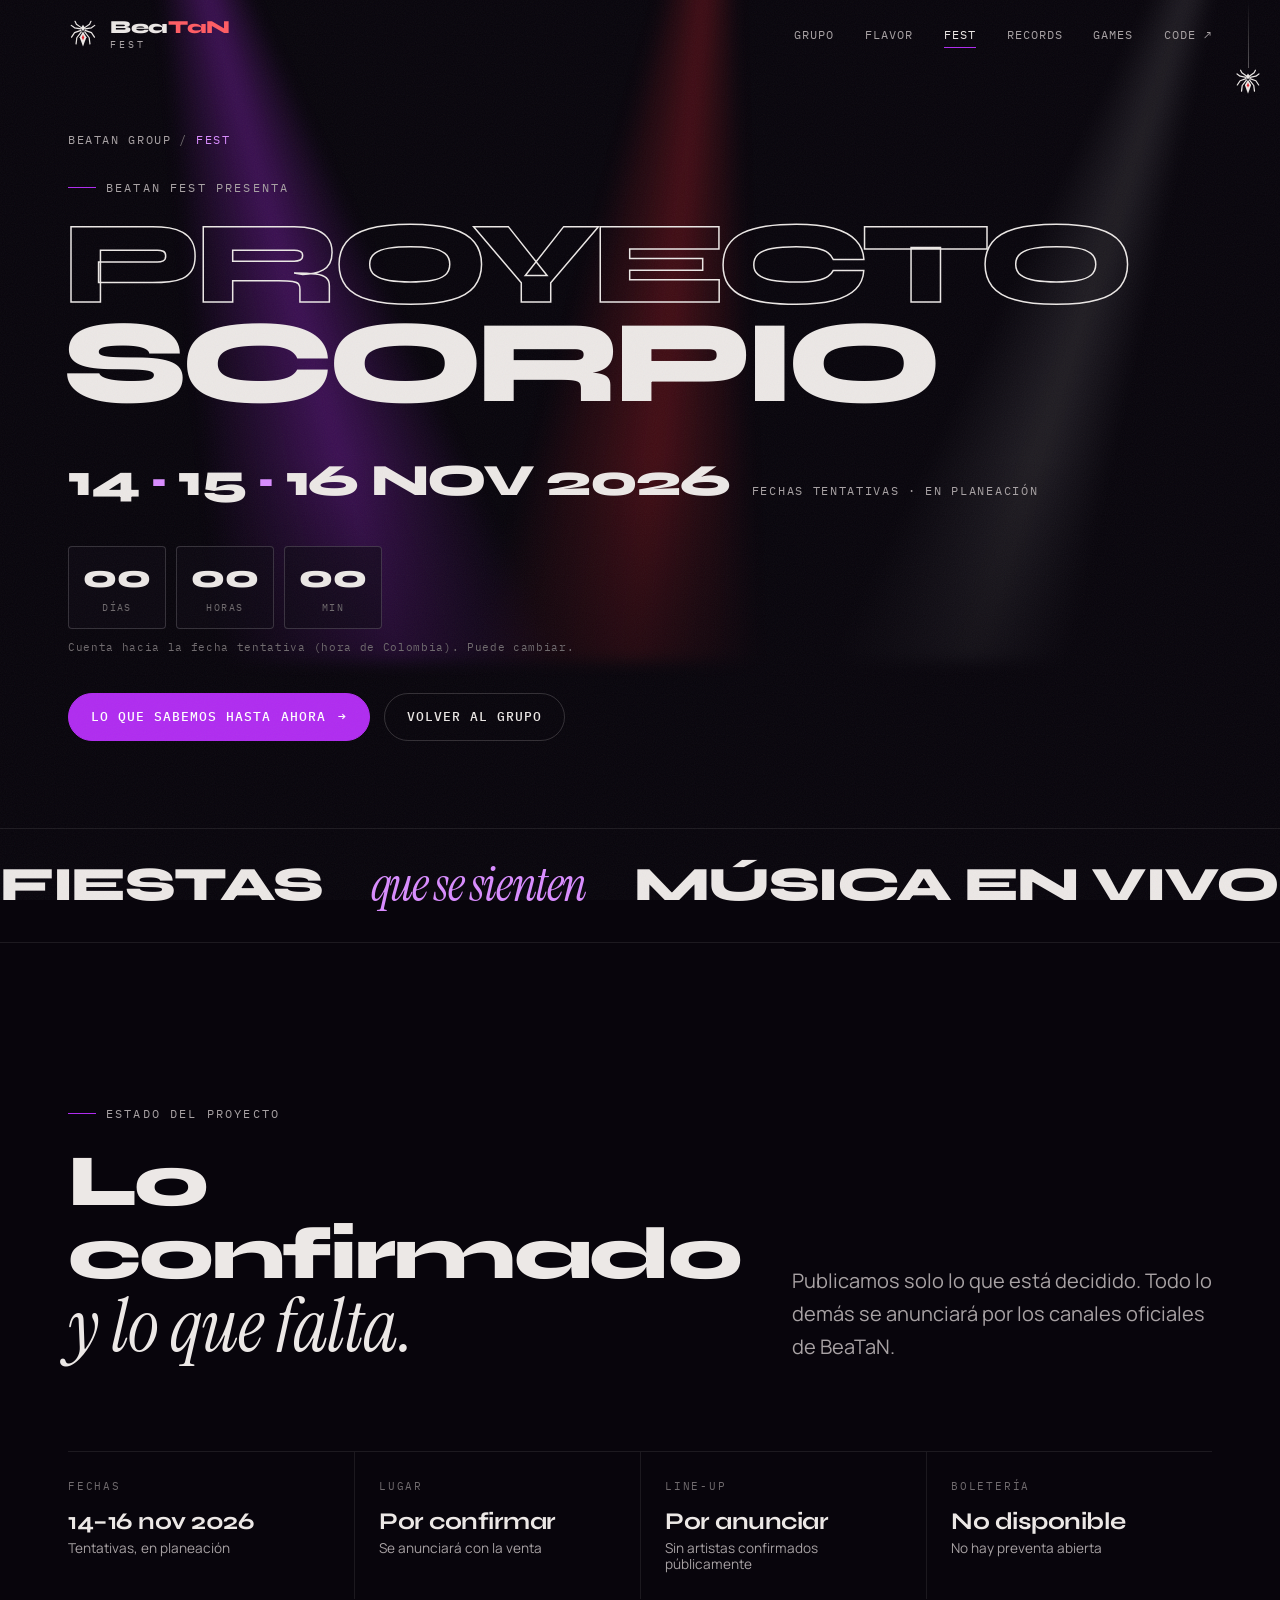
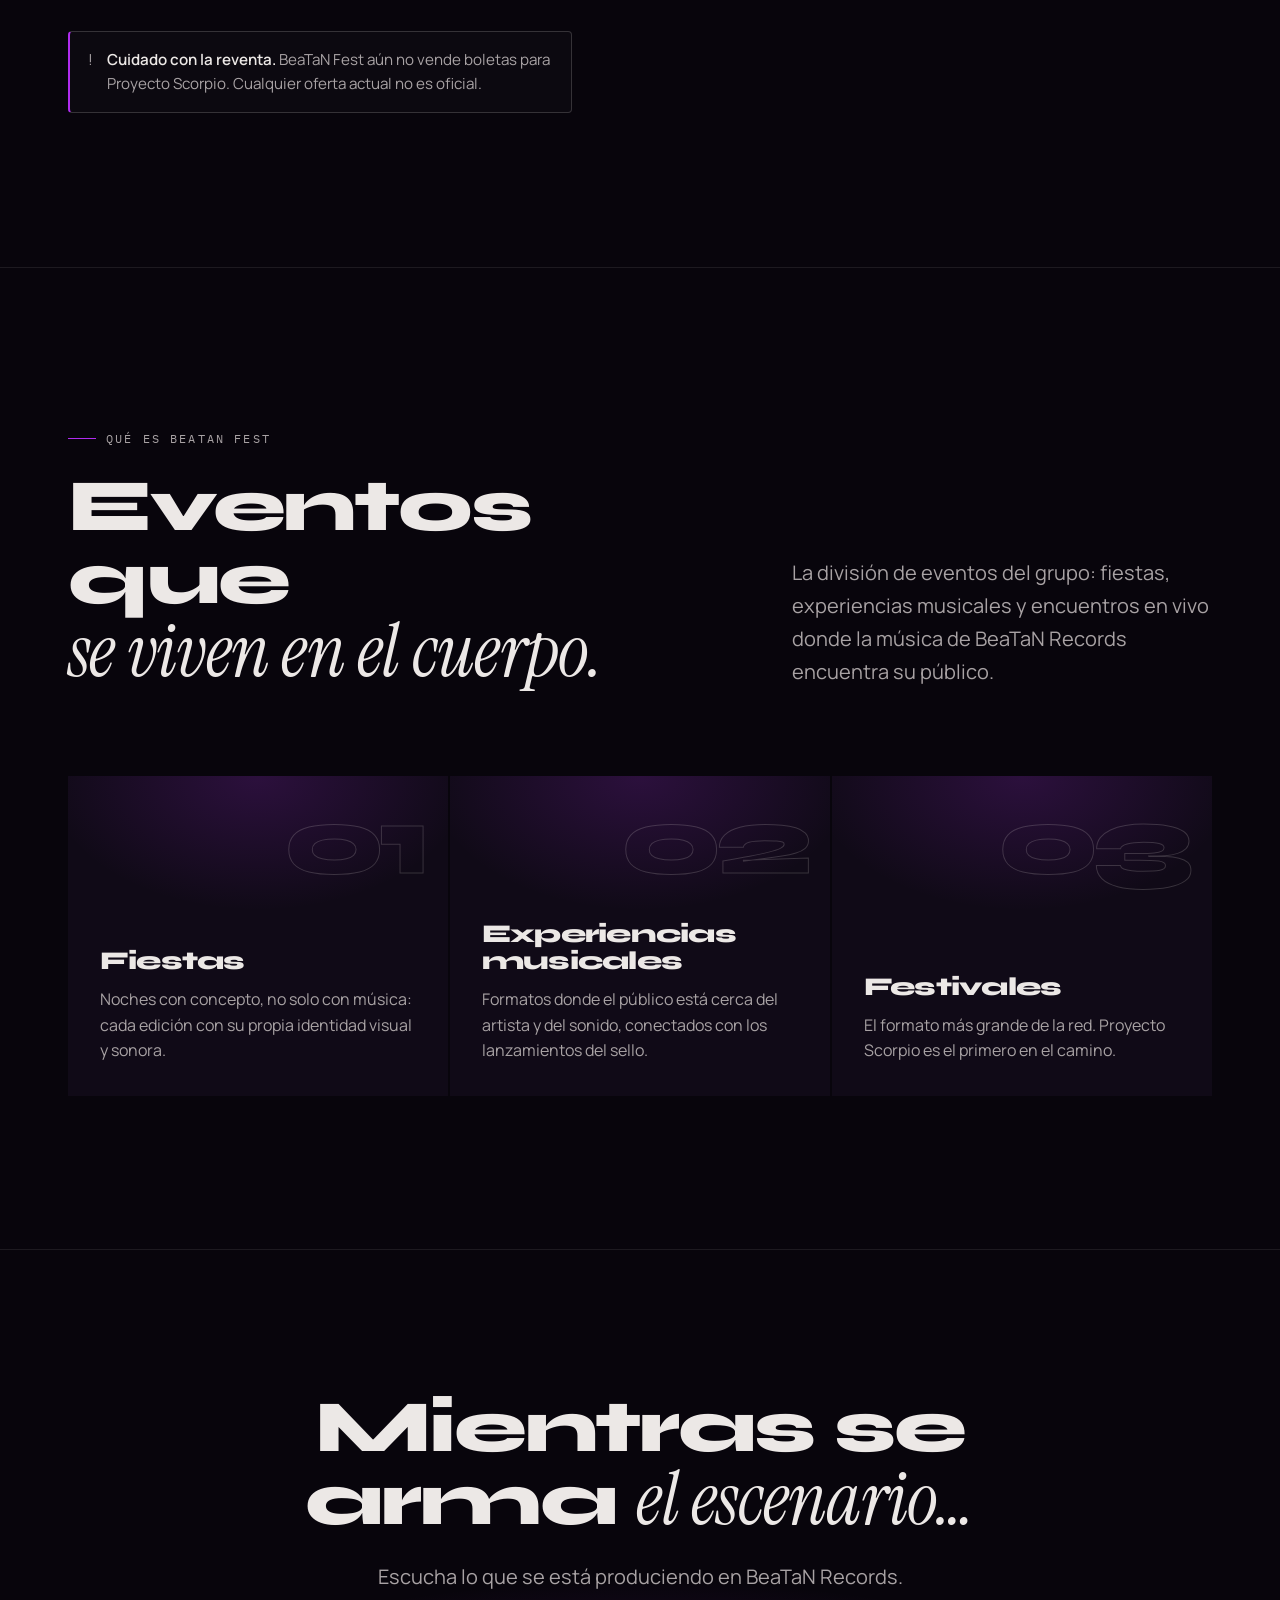
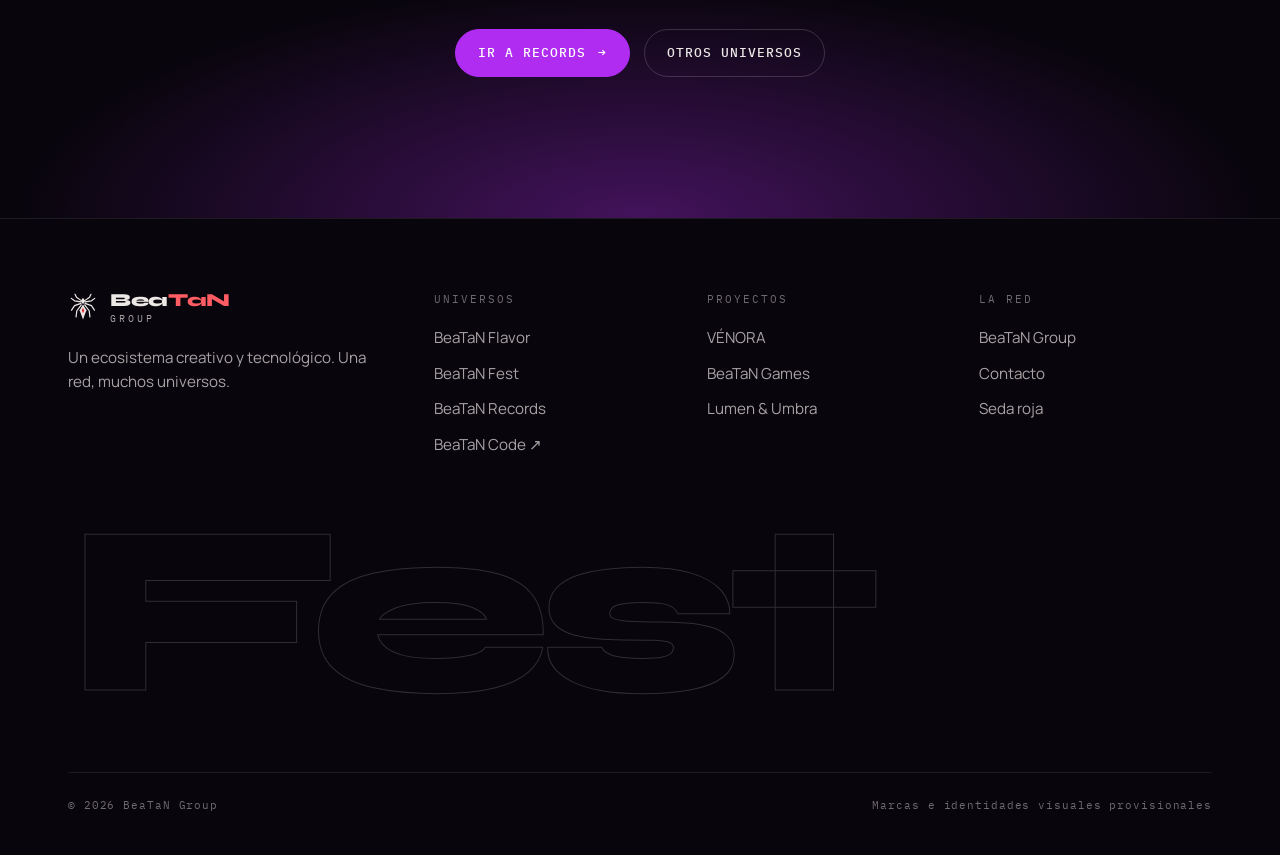
<file: fest/index.html>
<!doctype html>
<html lang="es">
<head>
  <meta charset="utf-8" />
  <meta name="viewport" content="width=device-width, initial-scale=1, viewport-fit=cover" />
  <title>BeaTaN Fest — Proyecto Scorpio</title>
  <meta name="description" content="BeaTaN Fest organiza fiestas, experiencias musicales y eventos. Proyecto Scorpio está en planeación para el 14, 15 y 16 de noviembre de 2026." />
  <meta name="theme-color" content="#07060a" />
  <meta name="color-scheme" content="dark" />
  <link rel="canonical" href="https://beatan.com.co/fest/" />

  <meta property="og:type" content="website" />
  <meta property="og:site_name" content="BeaTaN Group" />
  <meta property="og:locale" content="es_CO" />
  <meta property="og:title" content="BeaTaN Fest — Proyecto Scorpio" />
  <meta property="og:description" content="Proyecto Scorpio: 14–16 de noviembre de 2026, en planeación." />
  <meta property="og:url" content="https://beatan.com.co/fest/" />
  <meta name="twitter:card" content="summary" />

  <link rel="icon" href="../assets/svg/favicon.svg" type="image/svg+xml" />
  <link rel="preconnect" href="https://fonts.googleapis.com" />
  <link rel="preconnect" href="https://fonts.gstatic.com" crossorigin />
  <link rel="stylesheet" href="https://fonts.googleapis.com/css2?family=IBM+Plex+Mono:wght@400;500&family=Instrument+Serif:ital@0;1&family=Manrope:wght@400;500;600&family=Syne:wght@700;800&display=swap" />
  <link rel="stylesheet" href="../assets/css/beatan.css" />
  <link rel="stylesheet" href="../assets/css/brand.css" />
  <script defer src="../assets/js/beatan.js"></script>
</head>
<body class="bt-grain" data-brand="fest">
  <a class="bt-skip" href="#contenido">Saltar al contenido</a>

  <header class="bt-header">
    <div class="bt-wrap bt-header__inner">
      <a class="bt-brand" href="../" aria-label="BeaTaN Group, inicio">
        <svg class="bt-brand__mark" viewBox="0 0 32 32" aria-hidden="true" focusable="false"><g fill="none" stroke="currentColor" stroke-width="1.3" stroke-linecap="round" stroke-linejoin="round"><path d="M14.2 9.2 9 5.5 7.5 2.5M13.8 10.6 7 9.4 3.5 6.8M13.8 12.2 7 14.6 3.8 19.4M14.2 13.8 9.4 20 8.6 26.5M17.8 9.2 23 5.5 24.5 2.5M18.2 10.6 25 9.4 28.5 6.8M18.2 12.2 25 14.6 28.2 19.4M17.8 13.8 22.6 20 23.4 26.5"/></g><path fill="currentColor" d="M16 6.2 18.3 9.6 16 13 13.7 9.6Z"/><path fill="currentColor" d="M16 13.4 19.6 19.4 16 29.4 12.4 19.4Z"/><path fill="#e3262f" d="M16 16.8 17.3 19.6 16 22.6 14.7 19.6Z"/></svg>
        <span class="bt-brand__word">Bea<b>TaN</b><span class="bt-brand__sub">FEST</span></span>
      </a>
      <nav class="bt-nav" aria-label="Principal">
        <button class="bt-nav__toggle" type="button" aria-expanded="false" aria-controls="bt-menu">
          <span class="bt-nav__toggle-lines" aria-hidden="true"><span></span><span></span></span>
          Menú
        </button>
        <ul class="bt-nav__list" id="bt-menu">
          <li><a class="bt-nav__link" href="../">Grupo</a></li>
          <li><a class="bt-nav__link" href="../flavor/">Flavor</a></li>
          <li><a class="bt-nav__link" href="../fest/" aria-current="page">Fest</a></li>
          <li><a class="bt-nav__link" href="../records/">Records</a></li>
          <li><a class="bt-nav__link" href="../games/">Games</a></li>
          <li><a class="bt-nav__link" href="https://beatancode.com/master/index.html" target="_blank" rel="noopener noreferrer">Code ↗<span class="bt-sr-only"> (se abre en una pestaña nueva)</span></a></li>
        </ul>
      </nav>
    </div>
  </header>

  <div class="bt-dangler">
    <div class="bt-dangler__thread"></div>
    <button class="bt-dangler__spider" type="button" aria-label="Una pequeña araña cuelga de su hilo. Tócala.">
      <svg viewBox="0 0 32 32" aria-hidden="true" focusable="false"><g fill="none" stroke="currentColor" stroke-width="1.4" stroke-linecap="round" stroke-linejoin="round"><path d="M14.2 9.2 9 5.5 7.5 2.5M13.8 10.6 7 9.4 3.5 6.8M13.8 12.2 7 14.6 3.8 19.4M14.2 13.8 9.4 20 8.6 26.5M17.8 9.2 23 5.5 24.5 2.5M18.2 10.6 25 9.4 28.5 6.8M18.2 12.2 25 14.6 28.2 19.4M17.8 13.8 22.6 20 23.4 26.5"/></g><path fill="currentColor" d="M16 6.2 18.3 9.6 16 13 13.7 9.6Z"/><path fill="currentColor" d="M16 13.4 19.6 19.4 16 29.4 12.4 19.4Z"/><path fill="#e3262f" d="M16 16.8 17.3 19.6 16 22.6 14.7 19.6Z"/></svg>
    </button>
  </div>

  <main id="contenido">
    <section class="bt-sub-hero bt-fest-hero" aria-labelledby="hero-title">
      <div class="bt-wrap">
        <ol class="bt-crumbs" aria-label="Ruta">
          <li><a href="../">BeaTaN Group</a></li>
          <li><span aria-current="page">Fest</span></li>
        </ol>
        <p class="bt-eyebrow" style="margin-top:28px">BeaTaN Fest presenta</p>
        <h1 id="hero-title">
          <span class="bt-sr-only">Proyecto Scorpio</span>
          <span class="bt-fest-giant" aria-hidden="true">PROYECTO<br /><span>SCORPIO</span></span>
        </h1>
        <p class="bt-fest-dates">
          <span>14 <i>·</i> 15 <i>·</i> 16 NOV 2026</span>
          <small>Fechas tentativas · en planeación</small>
        </p>
        <div class="bt-countdown" data-bt-countdown="2026-11-14T00:00:00-05:00" hidden aria-label="Cuenta regresiva a la fecha tentativa">
          <div class="bt-countdown__cell"><span class="bt-countdown__num" data-unit="d">--</span><span class="bt-countdown__lbl">días</span></div>
          <div class="bt-countdown__cell"><span class="bt-countdown__num" data-unit="h">--</span><span class="bt-countdown__lbl">horas</span></div>
          <div class="bt-countdown__cell"><span class="bt-countdown__num" data-unit="m">--</span><span class="bt-countdown__lbl">min</span></div>
        </div>
        <p class="bt-countdown-note">Cuenta hacia la fecha tentativa (hora de Colombia). Puede cambiar.</p>
        <div class="bt-sub-hero__actions">
          <a class="bt-btn bt-btn--solid" href="#scorpio">Lo que sabemos hasta ahora <span class="bt-btn__arrow" aria-hidden="true">→</span></a>
          <a class="bt-btn" href="../">Volver al grupo</a>
        </div>
      </div>
    </section>

    <div class="bt-marquee" aria-hidden="true">
      <div class="bt-marquee__track">
        <span>Fiestas</span><span>que se sienten</span><span>Música en vivo</span><span>de cerca</span><span>Experiencias</span><span>para contar</span>
        <span>Fiestas</span><span>que se sienten</span><span>Música en vivo</span><span>de cerca</span><span>Experiencias</span><span>para contar</span>
      </div>
    </div>

    <section class="bt-section" id="scorpio" aria-labelledby="scorpio-title">
      <div class="bt-wrap">
        <div class="bt-sec-head">
          <div>
            <p class="bt-eyebrow bt-reveal">Estado del proyecto</p>
            <h2 class="bt-h2 bt-reveal" id="scorpio-title">Lo confirmado<br /><em>y lo que falta.</em></h2>
          </div>
          <p class="bt-lead bt-reveal">Publicamos solo lo que está decidido. Todo lo demás se anunciará por los canales oficiales de BeaTaN.</p>
        </div>
        <dl class="bt-facts bt-reveal">
          <div><dt>Fechas</dt><dd>14–16 nov 2026<small>Tentativas, en planeación</small></dd></div>
          <div><dt>Lugar</dt><dd>Por confirmar<small>Se anunciará con la venta</small></dd></div>
          <div><dt>Line-up</dt><dd>Por anunciar<small>Sin artistas confirmados públicamente</small></dd></div>
          <div><dt>Boletería</dt><dd>No disponible<small>No hay preventa abierta</small></dd></div>
        </dl>
        <p class="bt-status bt-reveal" role="note">
          <span aria-hidden="true">!</span>
          <span><strong>Cuidado con la reventa.</strong> BeaTaN Fest aún no vende boletas para Proyecto Scorpio. Cualquier oferta actual no es oficial.</span>
        </p>
      </div>
    </section>

    <section class="bt-section bt-divider" aria-labelledby="fest-title">
      <div class="bt-wrap">
        <div class="bt-sec-head">
          <div>
            <p class="bt-eyebrow bt-reveal">Qué es BeaTaN Fest</p>
            <h2 class="bt-h2 bt-reveal" id="fest-title">Eventos que<br /><em>se viven en el cuerpo.</em></h2>
          </div>
          <p class="bt-lead bt-reveal">La división de eventos del grupo: fiestas, experiencias musicales y encuentros en vivo donde la música de BeaTaN Records encuentra su público.</p>
        </div>
        <ol class="bt-pillars" role="list">
          <li class="bt-pillar bt-reveal"><span class="bt-pillar__n" aria-hidden="true">01</span><h3>Fiestas</h3><p>Noches con concepto, no solo con música: cada edición con su propia identidad visual y sonora.</p></li>
          <li class="bt-pillar bt-reveal" style="--bt-delay:.1s"><span class="bt-pillar__n" aria-hidden="true">02</span><h3>Experiencias musicales</h3><p>Formatos donde el público está cerca del artista y del sonido, conectados con los lanzamientos del sello.</p></li>
          <li class="bt-pillar bt-reveal" style="--bt-delay:.2s"><span class="bt-pillar__n" aria-hidden="true">03</span><h3>Festivales</h3><p>El formato más grande de la red. Proyecto Scorpio es el primero en el camino.</p></li>
        </ol>
      </div>
    </section>

    <section class="bt-cta-band" aria-labelledby="cta-title">
      <div class="bt-wrap">
        <h2 class="bt-h2 bt-reveal" id="cta-title">Mientras se arma <em>el escenario…</em></h2>
        <p class="bt-lead bt-reveal">Escucha lo que se está produciendo en BeaTaN Records.</p>
        <div class="bt-cta-band__actions bt-reveal">
          <a class="bt-btn bt-btn--solid" href="../records/">Ir a Records <span class="bt-btn__arrow" aria-hidden="true">→</span></a>
          <a class="bt-btn" href="../#universos">Otros universos</a>
        </div>
      </div>
    </section>
  </main>

  <footer class="bt-footer">
    <div class="bt-wrap">
      <div class="bt-footer__grid">
        <div>
          <a class="bt-brand" href="../" aria-label="BeaTaN Group, inicio">
            <svg class="bt-brand__mark" viewBox="0 0 32 32" aria-hidden="true" focusable="false"><g fill="none" stroke="currentColor" stroke-width="1.3" stroke-linecap="round" stroke-linejoin="round"><path d="M14.2 9.2 9 5.5 7.5 2.5M13.8 10.6 7 9.4 3.5 6.8M13.8 12.2 7 14.6 3.8 19.4M14.2 13.8 9.4 20 8.6 26.5M17.8 9.2 23 5.5 24.5 2.5M18.2 10.6 25 9.4 28.5 6.8M18.2 12.2 25 14.6 28.2 19.4M17.8 13.8 22.6 20 23.4 26.5"/></g><path fill="currentColor" d="M16 6.2 18.3 9.6 16 13 13.7 9.6Z"/><path fill="currentColor" d="M16 13.4 19.6 19.4 16 29.4 12.4 19.4Z"/><path fill="#e3262f" d="M16 16.8 17.3 19.6 16 22.6 14.7 19.6Z"/></svg>
            <span class="bt-brand__word">Bea<b>TaN</b><span class="bt-brand__sub">GROUP</span></span>
          </a>
          <p class="bt-footer__note">Un ecosistema creativo y tecnológico. Una red, muchos universos.</p>
        </div>
        <div>
          <p class="bt-footer__title">Universos</p>
          <ul class="bt-footer__list">
            <li><a href="../flavor/">BeaTaN Flavor</a></li>
            <li><a href="../fest/">BeaTaN Fest</a></li>
            <li><a href="../records/">BeaTaN Records</a></li>
            <li><a href="https://beatancode.com/master/index.html" target="_blank" rel="noopener noreferrer">BeaTaN Code ↗<span class="bt-sr-only"> (se abre en una pestaña nueva)</span></a></li>
          </ul>
        </div>
        <div>
          <p class="bt-footer__title">Proyectos</p>
          <ul class="bt-footer__list">
            <li><a href="../records/venora/">VÉNORA</a></li>
            <li><a href="../games/">BeaTaN Games</a></li>
            <li><a href="../games/fireandwater/">Lumen &amp; Umbra</a></li>
          </ul>
        </div>
        <div>
          <p class="bt-footer__title">La red</p>
          <ul class="bt-footer__list">
            <li><a href="../">BeaTaN Group</a></li>
            <li><a href="../#contacto">Contacto</a></li>
            <li><button class="bt-silk-btn" type="button" data-bt-silk-toggle aria-pressed="false">Seda roja</button></li>
          </ul>
        </div>
      </div>
      <p class="bt-footer__giant" aria-hidden="true">Fest</p>
      <div class="bt-footer__bottom">
        <span>© <span data-bt-year>2026</span> BeaTaN Group</span>
        <span>Marcas e identidades visuales provisionales</span>
      </div>
    </div>
  </footer>
</body>
</html>
</file>
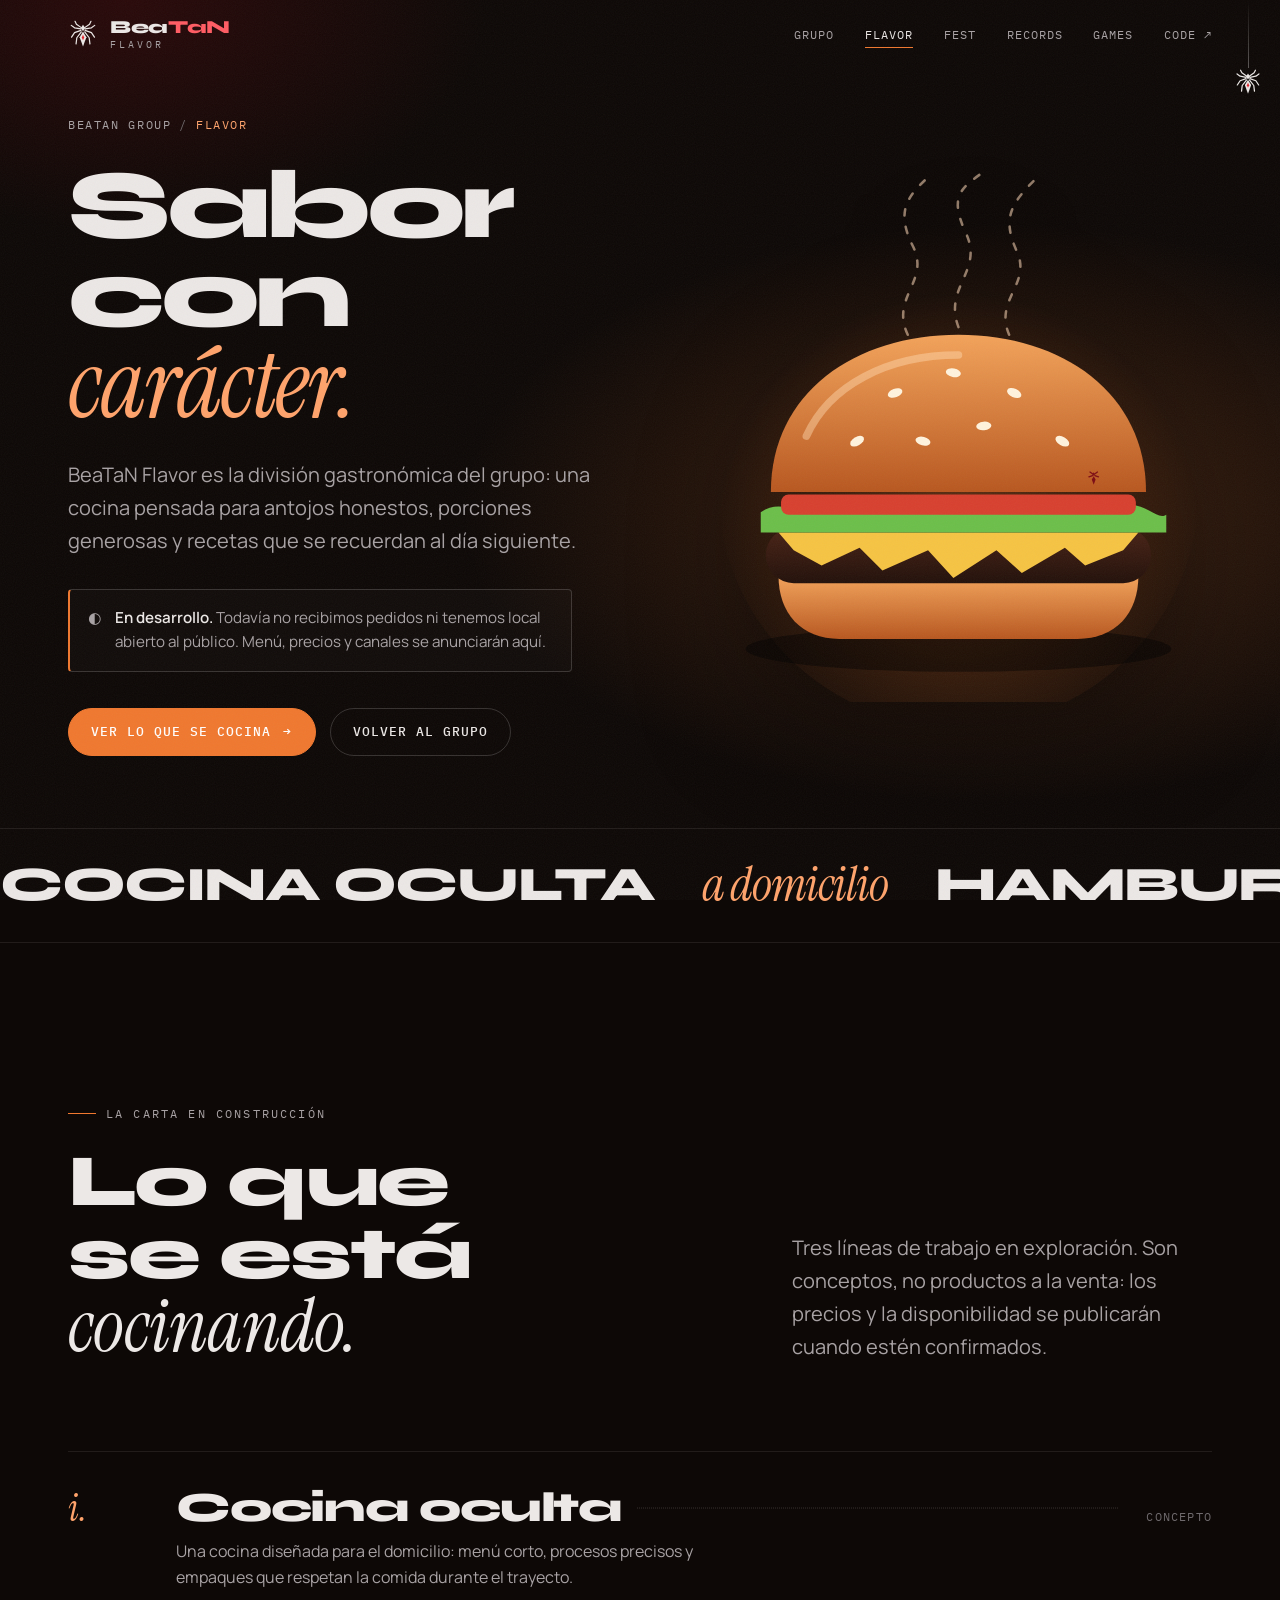
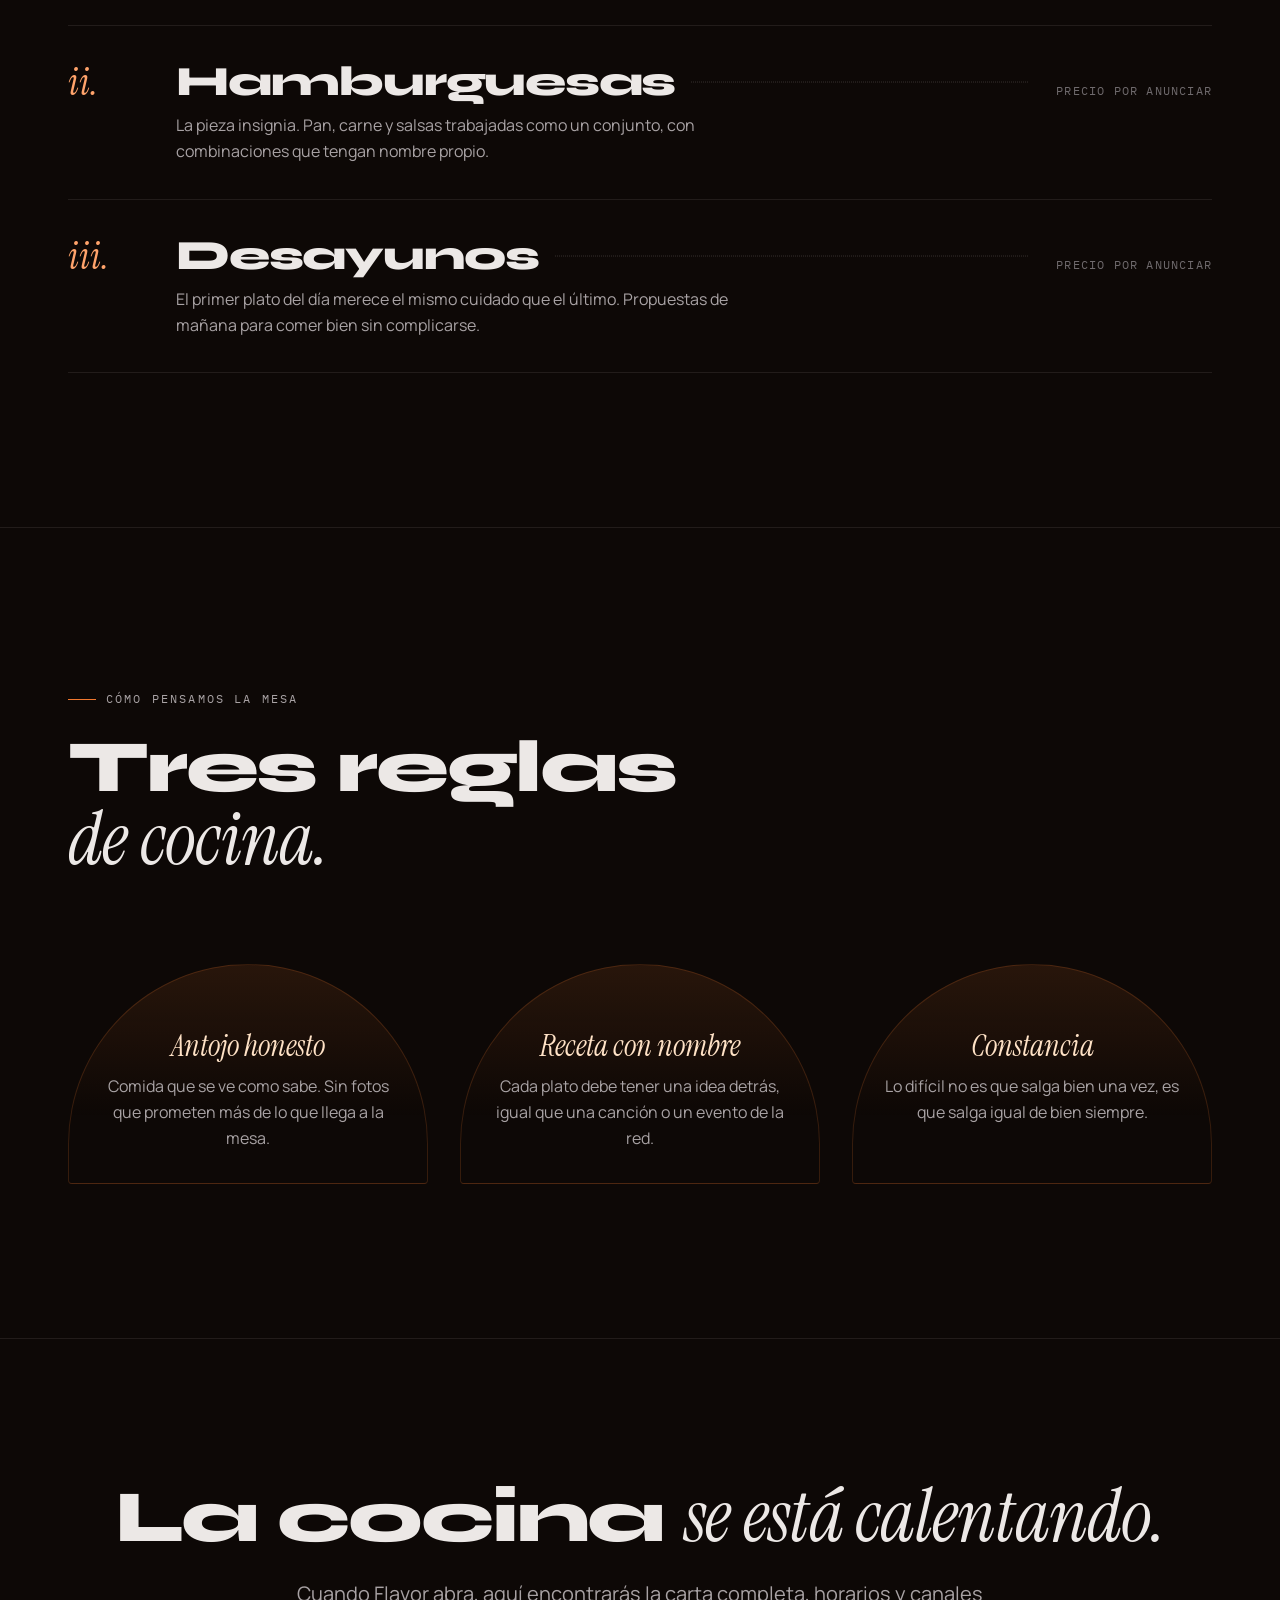
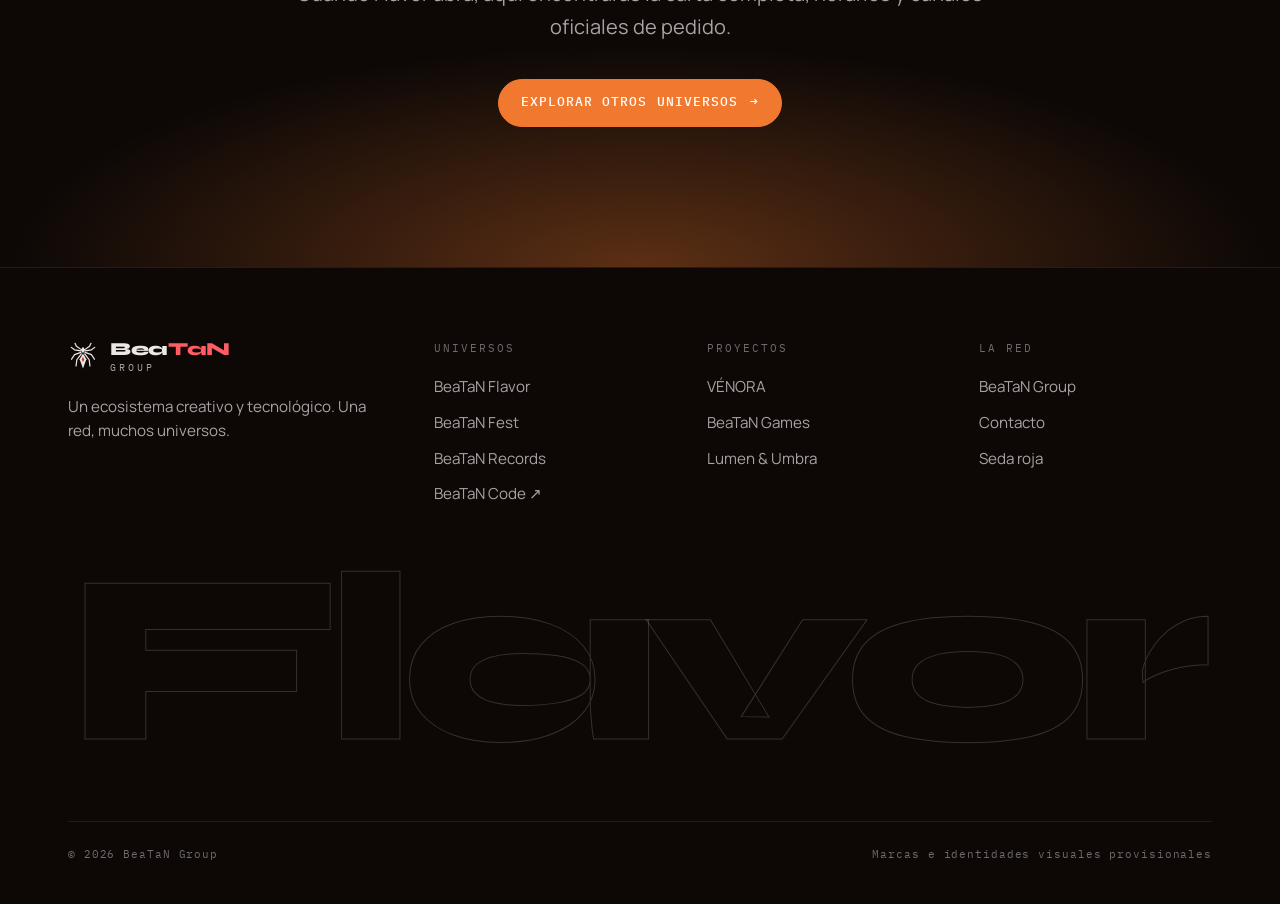
<file: flavor/index.html>
<!doctype html>
<html lang="es">
<head>
  <meta charset="utf-8" />
  <meta name="viewport" content="width=device-width, initial-scale=1, viewport-fit=cover" />
  <title>BeaTaN Flavor — Sabor con carácter</title>
  <meta name="description" content="BeaTaN Flavor es la división gastronómica de BeaTaN Group: cocina oculta, hamburguesas y desayunos en desarrollo." />
  <meta name="theme-color" content="#07060a" />
  <meta name="color-scheme" content="dark" />
  <link rel="canonical" href="https://beatan.com.co/flavor/" />

  <meta property="og:type" content="website" />
  <meta property="og:site_name" content="BeaTaN Group" />
  <meta property="og:locale" content="es_CO" />
  <meta property="og:title" content="BeaTaN Flavor — Sabor con carácter" />
  <meta property="og:description" content="La división gastronómica de BeaTaN Group. En desarrollo." />
  <meta property="og:url" content="https://beatan.com.co/flavor/" />
  <meta name="twitter:card" content="summary" />

  <link rel="icon" href="../assets/svg/favicon.svg" type="image/svg+xml" />
  <link rel="preconnect" href="https://fonts.googleapis.com" />
  <link rel="preconnect" href="https://fonts.gstatic.com" crossorigin />
  <link rel="stylesheet" href="https://fonts.googleapis.com/css2?family=IBM+Plex+Mono:wght@400;500&family=Instrument+Serif:ital@0;1&family=Manrope:wght@400;500;600&family=Syne:wght@700;800&display=swap" />
  <link rel="stylesheet" href="../assets/css/beatan.css" />
  <link rel="stylesheet" href="../assets/css/brand.css" />
  <script defer src="../assets/js/beatan.js"></script>
</head>
<body class="bt-grain" data-brand="flavor">
  <a class="bt-skip" href="#contenido">Saltar al contenido</a>

  <header class="bt-header">
    <div class="bt-wrap bt-header__inner">
      <a class="bt-brand" href="../" aria-label="BeaTaN Group, inicio">
        <svg class="bt-brand__mark" viewBox="0 0 32 32" aria-hidden="true" focusable="false"><g fill="none" stroke="currentColor" stroke-width="1.3" stroke-linecap="round" stroke-linejoin="round"><path d="M14.2 9.2 9 5.5 7.5 2.5M13.8 10.6 7 9.4 3.5 6.8M13.8 12.2 7 14.6 3.8 19.4M14.2 13.8 9.4 20 8.6 26.5M17.8 9.2 23 5.5 24.5 2.5M18.2 10.6 25 9.4 28.5 6.8M18.2 12.2 25 14.6 28.2 19.4M17.8 13.8 22.6 20 23.4 26.5"/></g><path fill="currentColor" d="M16 6.2 18.3 9.6 16 13 13.7 9.6Z"/><path fill="currentColor" d="M16 13.4 19.6 19.4 16 29.4 12.4 19.4Z"/><path fill="#e3262f" d="M16 16.8 17.3 19.6 16 22.6 14.7 19.6Z"/></svg>
        <span class="bt-brand__word">Bea<b>TaN</b><span class="bt-brand__sub">FLAVOR</span></span>
      </a>
      <nav class="bt-nav" aria-label="Principal">
        <button class="bt-nav__toggle" type="button" aria-expanded="false" aria-controls="bt-menu">
          <span class="bt-nav__toggle-lines" aria-hidden="true"><span></span><span></span></span>
          Menú
        </button>
        <ul class="bt-nav__list" id="bt-menu">
          <li><a class="bt-nav__link" href="../">Grupo</a></li>
          <li><a class="bt-nav__link" href="../flavor/" aria-current="page">Flavor</a></li>
          <li><a class="bt-nav__link" href="../fest/">Fest</a></li>
          <li><a class="bt-nav__link" href="../records/">Records</a></li>
          <li><a class="bt-nav__link" href="../games/">Games</a></li>
          <li><a class="bt-nav__link" href="https://beatancode.com/master/index.html" target="_blank" rel="noopener noreferrer">Code ↗<span class="bt-sr-only"> (se abre en una pestaña nueva)</span></a></li>
        </ul>
      </nav>
    </div>
  </header>

  <div class="bt-dangler">
    <div class="bt-dangler__thread"></div>
    <button class="bt-dangler__spider" type="button" aria-label="Una pequeña araña cuelga de su hilo. Tócala.">
      <svg viewBox="0 0 32 32" aria-hidden="true" focusable="false"><g fill="none" stroke="currentColor" stroke-width="1.4" stroke-linecap="round" stroke-linejoin="round"><path d="M14.2 9.2 9 5.5 7.5 2.5M13.8 10.6 7 9.4 3.5 6.8M13.8 12.2 7 14.6 3.8 19.4M14.2 13.8 9.4 20 8.6 26.5M17.8 9.2 23 5.5 24.5 2.5M18.2 10.6 25 9.4 28.5 6.8M18.2 12.2 25 14.6 28.2 19.4M17.8 13.8 22.6 20 23.4 26.5"/></g><path fill="currentColor" d="M16 6.2 18.3 9.6 16 13 13.7 9.6Z"/><path fill="currentColor" d="M16 13.4 19.6 19.4 16 29.4 12.4 19.4Z"/><path fill="#e3262f" d="M16 16.8 17.3 19.6 16 22.6 14.7 19.6Z"/></svg>
    </button>
  </div>

  <main id="contenido">
    <section class="bt-sub-hero bt-flavor-hero" aria-labelledby="hero-title">
      <div class="bt-wrap bt-sub-hero__grid">
        <div>
          <ol class="bt-crumbs" aria-label="Ruta">
            <li><a href="../">BeaTaN Group</a></li>
            <li><span aria-current="page">Flavor</span></li>
          </ol>
          <h1 class="bt-sub-hero__title" id="hero-title">Sabor con <em>carácter.</em></h1>
          <p class="bt-lead">
            BeaTaN Flavor es la división gastronómica del grupo: una cocina pensada para antojos honestos,
            porciones generosas y recetas que se recuerdan al día siguiente.
          </p>
          <p class="bt-status" role="note">
            <span aria-hidden="true">◐</span>
            <span><strong>En desarrollo.</strong> Todavía no recibimos pedidos ni tenemos local abierto al público. Menú, precios y canales se anunciarán aquí.</span>
          </p>
          <div class="bt-sub-hero__actions">
            <a class="bt-btn bt-btn--solid" href="#carta">Ver lo que se cocina <span class="bt-btn__arrow" aria-hidden="true">→</span></a>
            <a class="bt-btn" href="../">Volver al grupo</a>
          </div>
        </div>
        <div class="bt-sub-hero__art">
          <svg class="bt-burger" viewBox="0 0 400 420" role="img" aria-label="Ilustración de una hamburguesa humeante">
            <defs>
              <linearGradient id="bun" x1="0" y1="0" x2="0" y2="1"><stop offset="0" stop-color="#f3a35a"/><stop offset="1" stop-color="#b8571f"/></linearGradient>
              <linearGradient id="patty" x1="0" y1="0" x2="0" y2="1"><stop offset="0" stop-color="#4a2316"/><stop offset="1" stop-color="#22100a"/></linearGradient>
              <radialGradient id="halo" cx=".5" cy=".6" r=".5"><stop offset="0" stop-color="#f0782f" stop-opacity=".35"/><stop offset="1" stop-color="#f0782f" stop-opacity="0"/></radialGradient>
            </defs>
            <circle cx="200" cy="250" r="190" fill="url(#halo)"/>
            <g class="bt-burger__steam" fill="none" stroke="#ffd9b8" stroke-opacity=".55" stroke-width="2" stroke-linecap="round">
              <path d="M160 130C146 100 178 88 164 60S160 20 178 4"/>
              <path d="M200 124C188 92 220 80 206 50S202 14 222 0"/>
              <path d="M240 130C228 102 258 90 246 64S242 26 260 8"/>
            </g>
            <ellipse cx="200" cy="378" rx="168" ry="18" fill="#000" opacity=".45"/>
            <path d="M58 320h284c0 30-18 50-48 50H106c-30 0-48-20-48-50Z" fill="url(#bun)"/>
            <rect x="48" y="282" width="304" height="44" rx="22" fill="url(#patty)"/>
            <path d="M58 286 342 286 330 300 300 312 284 298 250 318 230 300 196 322 176 300 140 316 122 298 92 312 70 300Z" fill="#f6c443"/>
            <path d="M44 270c20-14 36 10 56-2s36 12 56 0 36 12 56 0 36 12 56 0 36 12 56 0 32 10 40 4v14H44Z" fill="#6cbf4a"/>
            <rect x="60" y="256" width="280" height="16" rx="6" fill="#d8402f"/>
            <path d="M52 254c0-78 66-124 148-124s148 46 148 124Z" fill="url(#bun)"/>
            <path d="M80 210c18-40 64-64 120-64" fill="none" stroke="#ffd9b0" stroke-opacity=".45" stroke-width="6" stroke-linecap="round"/>
            <g fill="#fff3dd">
              <ellipse cx="150" cy="176" rx="6" ry="3.4" transform="rotate(-20 150 176)"/>
              <ellipse cx="196" cy="160" rx="6" ry="3.4" transform="rotate(10 196 160)"/>
              <ellipse cx="244" cy="176" rx="6" ry="3.4" transform="rotate(24 244 176)"/>
              <ellipse cx="120" cy="214" rx="6" ry="3.4" transform="rotate(-30 120 214)"/>
              <ellipse cx="220" cy="202" rx="6" ry="3.4" transform="rotate(-6 220 202)"/>
              <ellipse cx="282" cy="214" rx="6" ry="3.4" transform="rotate(30 282 214)"/>
              <ellipse cx="172" cy="214" rx="6" ry="3.4" transform="rotate(14 172 214)"/>
            </g>
            <!-- una pequeña araña roja escondida en el pan -->
            <g transform="translate(300 236) scale(.42)" fill="none" stroke="#7d0c14" stroke-width="2.4" stroke-linecap="round"><path d="M14.2 9.2 9 5.5M13.8 12.2 7 14.6M17.8 9.2 23 5.5M18.2 12.2 25 14.6"/><path fill="#7d0c14" stroke="none" d="M16 6.2 18.3 9.6 16 13 13.7 9.6ZM16 13.4 19.6 19.4 16 29.4 12.4 19.4Z"/></g>
          </svg>
        </div>
      </div>
    </section>

    <div class="bt-marquee" aria-hidden="true">
      <div class="bt-marquee__track">
        <span>Cocina oculta</span><span>a domicilio</span><span>Hamburguesas</span><span>con identidad</span><span>Desayunos</span><span>sin prisa</span>
        <span>Cocina oculta</span><span>a domicilio</span><span>Hamburguesas</span><span>con identidad</span><span>Desayunos</span><span>sin prisa</span>
      </div>
    </div>

    <section class="bt-section" id="carta" aria-labelledby="carta-title">
      <div class="bt-wrap">
        <div class="bt-sec-head">
          <div>
            <p class="bt-eyebrow bt-reveal">La carta en construcción</p>
            <h2 class="bt-h2 bt-reveal" id="carta-title">Lo que se está<br /><em>cocinando.</em></h2>
          </div>
          <p class="bt-lead bt-reveal">Tres líneas de trabajo en exploración. Son conceptos, no productos a la venta: los precios y la disponibilidad se publicarán cuando estén confirmados.</p>
        </div>
        <ol class="bt-menu" role="list">
          <li class="bt-menu__item bt-reveal">
            <span class="bt-menu__num" aria-hidden="true">i.</span>
            <div>
              <h3 class="bt-menu__name">Cocina oculta</h3>
              <p class="bt-menu__desc">Una cocina diseñada para el domicilio: menú corto, procesos precisos y empaques que respetan la comida durante el trayecto.</p>
            </div>
            <span class="bt-menu__price">Concepto</span>
          </li>
          <li class="bt-menu__item bt-reveal">
            <span class="bt-menu__num" aria-hidden="true">ii.</span>
            <div>
              <h3 class="bt-menu__name">Hamburguesas</h3>
              <p class="bt-menu__desc">La pieza insignia. Pan, carne y salsas trabajadas como un conjunto, con combinaciones que tengan nombre propio.</p>
            </div>
            <span class="bt-menu__price">Precio por anunciar</span>
          </li>
          <li class="bt-menu__item bt-reveal">
            <span class="bt-menu__num" aria-hidden="true">iii.</span>
            <div>
              <h3 class="bt-menu__name">Desayunos</h3>
              <p class="bt-menu__desc">El primer plato del día merece el mismo cuidado que el último. Propuestas de mañana para comer bien sin complicarse.</p>
            </div>
            <span class="bt-menu__price">Precio por anunciar</span>
          </li>
        </ol>
      </div>
    </section>

    <section class="bt-section bt-divider" aria-labelledby="mesa-title">
      <div class="bt-wrap">
        <div class="bt-sec-head">
          <div>
            <p class="bt-eyebrow bt-reveal">Cómo pensamos la mesa</p>
            <h2 class="bt-h2 bt-reveal" id="mesa-title">Tres reglas<br /><em>de cocina.</em></h2>
          </div>
        </div>
        <ul class="bt-flavor-values" role="list">
          <li class="bt-reveal"><h3>Antojo honesto</h3><p>Comida que se ve como sabe. Sin fotos que prometen más de lo que llega a la mesa.</p></li>
          <li class="bt-reveal" style="--bt-delay:.1s"><h3>Receta con nombre</h3><p>Cada plato debe tener una idea detrás, igual que una canción o un evento de la red.</p></li>
          <li class="bt-reveal" style="--bt-delay:.2s"><h3>Constancia</h3><p>Lo difícil no es que salga bien una vez, es que salga igual de bien siempre.</p></li>
        </ul>
      </div>
    </section>

    <section class="bt-cta-band" aria-labelledby="cta-title">
      <div class="bt-wrap">
        <h2 class="bt-h2 bt-reveal" id="cta-title">La cocina <em>se está calentando.</em></h2>
        <p class="bt-lead bt-reveal">Cuando Flavor abra, aquí encontrarás la carta completa, horarios y canales oficiales de pedido.</p>
        <div class="bt-cta-band__actions bt-reveal">
          <a class="bt-btn bt-btn--solid" href="../#universos">Explorar otros universos <span class="bt-btn__arrow" aria-hidden="true">→</span></a>
        </div>
      </div>
    </section>
  </main>

  <footer class="bt-footer">
    <div class="bt-wrap">
      <div class="bt-footer__grid">
        <div>
          <a class="bt-brand" href="../" aria-label="BeaTaN Group, inicio">
            <svg class="bt-brand__mark" viewBox="0 0 32 32" aria-hidden="true" focusable="false"><g fill="none" stroke="currentColor" stroke-width="1.3" stroke-linecap="round" stroke-linejoin="round"><path d="M14.2 9.2 9 5.5 7.5 2.5M13.8 10.6 7 9.4 3.5 6.8M13.8 12.2 7 14.6 3.8 19.4M14.2 13.8 9.4 20 8.6 26.5M17.8 9.2 23 5.5 24.5 2.5M18.2 10.6 25 9.4 28.5 6.8M18.2 12.2 25 14.6 28.2 19.4M17.8 13.8 22.6 20 23.4 26.5"/></g><path fill="currentColor" d="M16 6.2 18.3 9.6 16 13 13.7 9.6Z"/><path fill="currentColor" d="M16 13.4 19.6 19.4 16 29.4 12.4 19.4Z"/><path fill="#e3262f" d="M16 16.8 17.3 19.6 16 22.6 14.7 19.6Z"/></svg>
            <span class="bt-brand__word">Bea<b>TaN</b><span class="bt-brand__sub">GROUP</span></span>
          </a>
          <p class="bt-footer__note">Un ecosistema creativo y tecnológico. Una red, muchos universos.</p>
        </div>
        <div>
          <p class="bt-footer__title">Universos</p>
          <ul class="bt-footer__list">
            <li><a href="../flavor/">BeaTaN Flavor</a></li>
            <li><a href="../fest/">BeaTaN Fest</a></li>
            <li><a href="../records/">BeaTaN Records</a></li>
            <li><a href="https://beatancode.com/master/index.html" target="_blank" rel="noopener noreferrer">BeaTaN Code ↗<span class="bt-sr-only"> (se abre en una pestaña nueva)</span></a></li>
          </ul>
        </div>
        <div>
          <p class="bt-footer__title">Proyectos</p>
          <ul class="bt-footer__list">
            <li><a href="../records/venora/">VÉNORA</a></li>
            <li><a href="../games/">BeaTaN Games</a></li>
            <li><a href="../games/fireandwater/">Lumen &amp; Umbra</a></li>
          </ul>
        </div>
        <div>
          <p class="bt-footer__title">La red</p>
          <ul class="bt-footer__list">
            <li><a href="../">BeaTaN Group</a></li>
            <li><a href="../#contacto">Contacto</a></li>
            <li><button class="bt-silk-btn" type="button" data-bt-silk-toggle aria-pressed="false">Seda roja</button></li>
          </ul>
        </div>
      </div>
      <p class="bt-footer__giant" aria-hidden="true">Flavor</p>
      <div class="bt-footer__bottom">
        <span>© <span data-bt-year>2026</span> BeaTaN Group</span>
        <span>Marcas e identidades visuales provisionales</span>
      </div>
    </div>
  </footer>
</body>
</html>
</file>
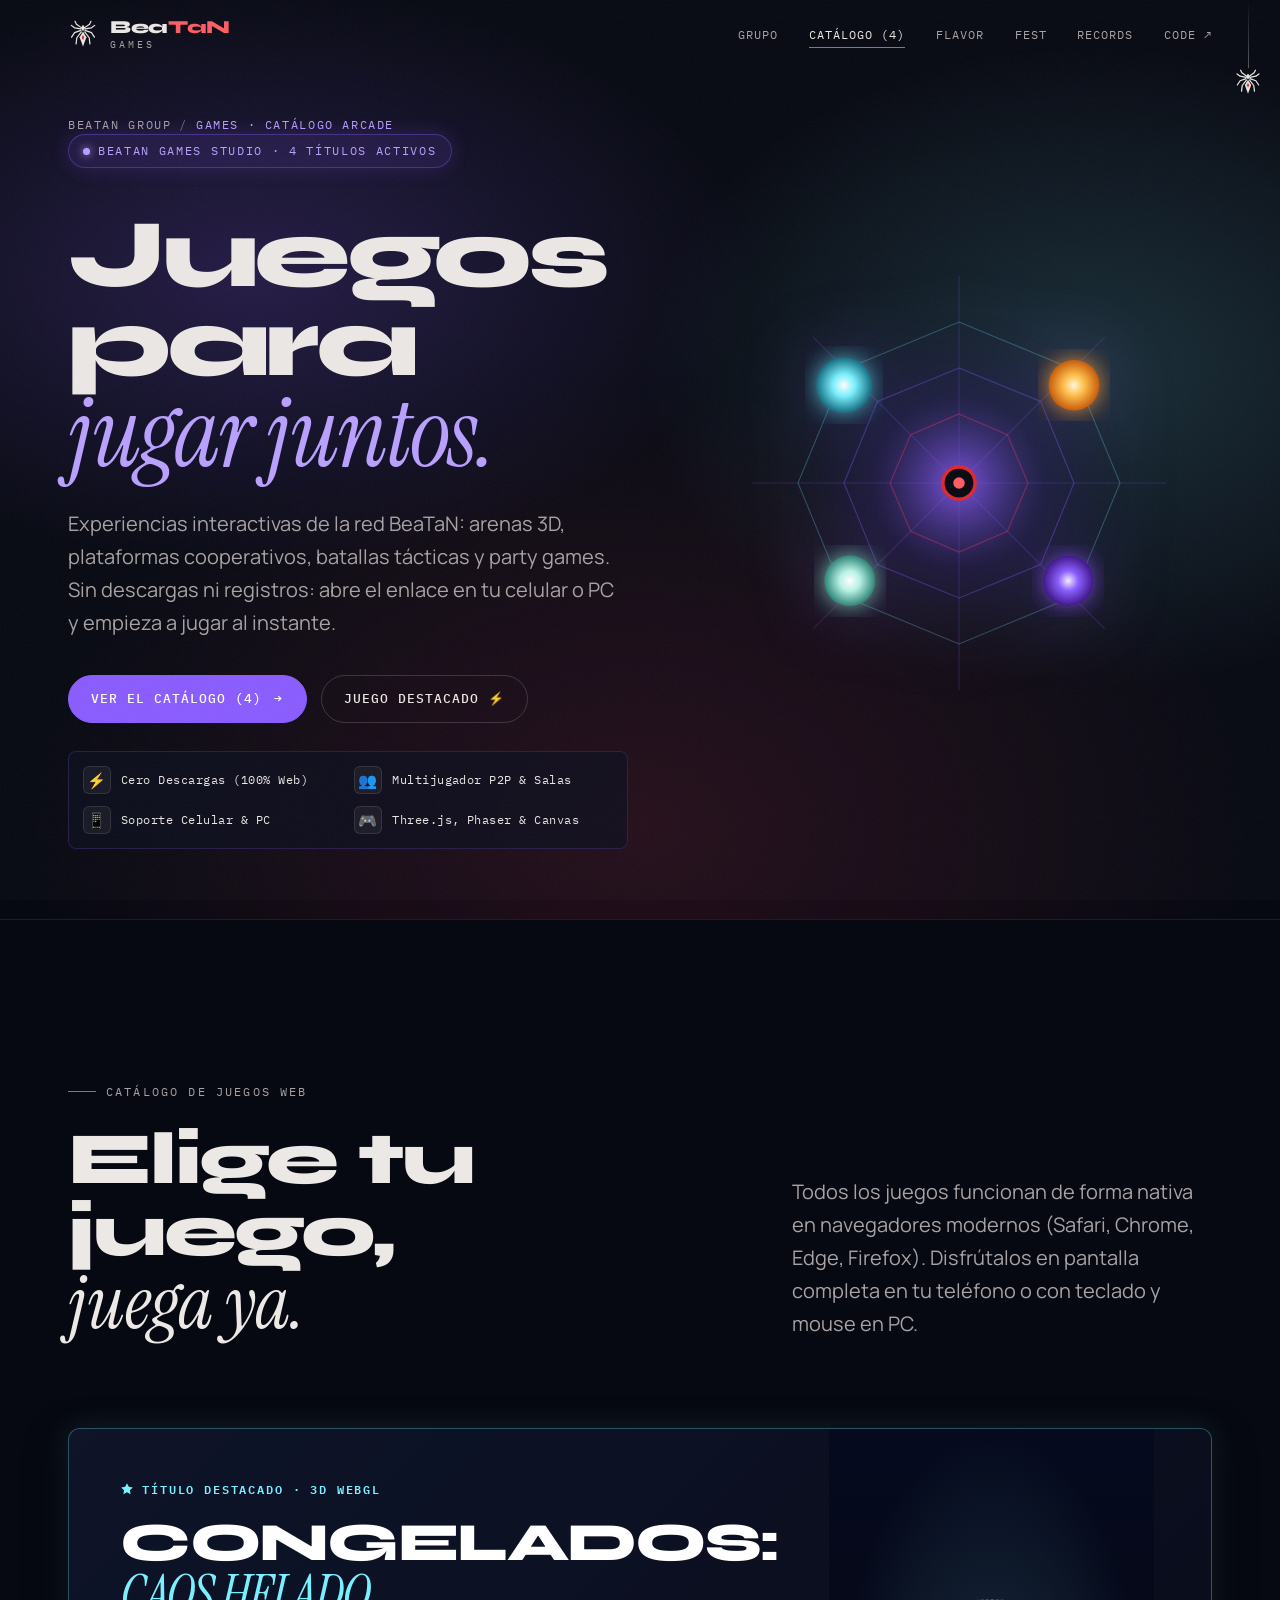
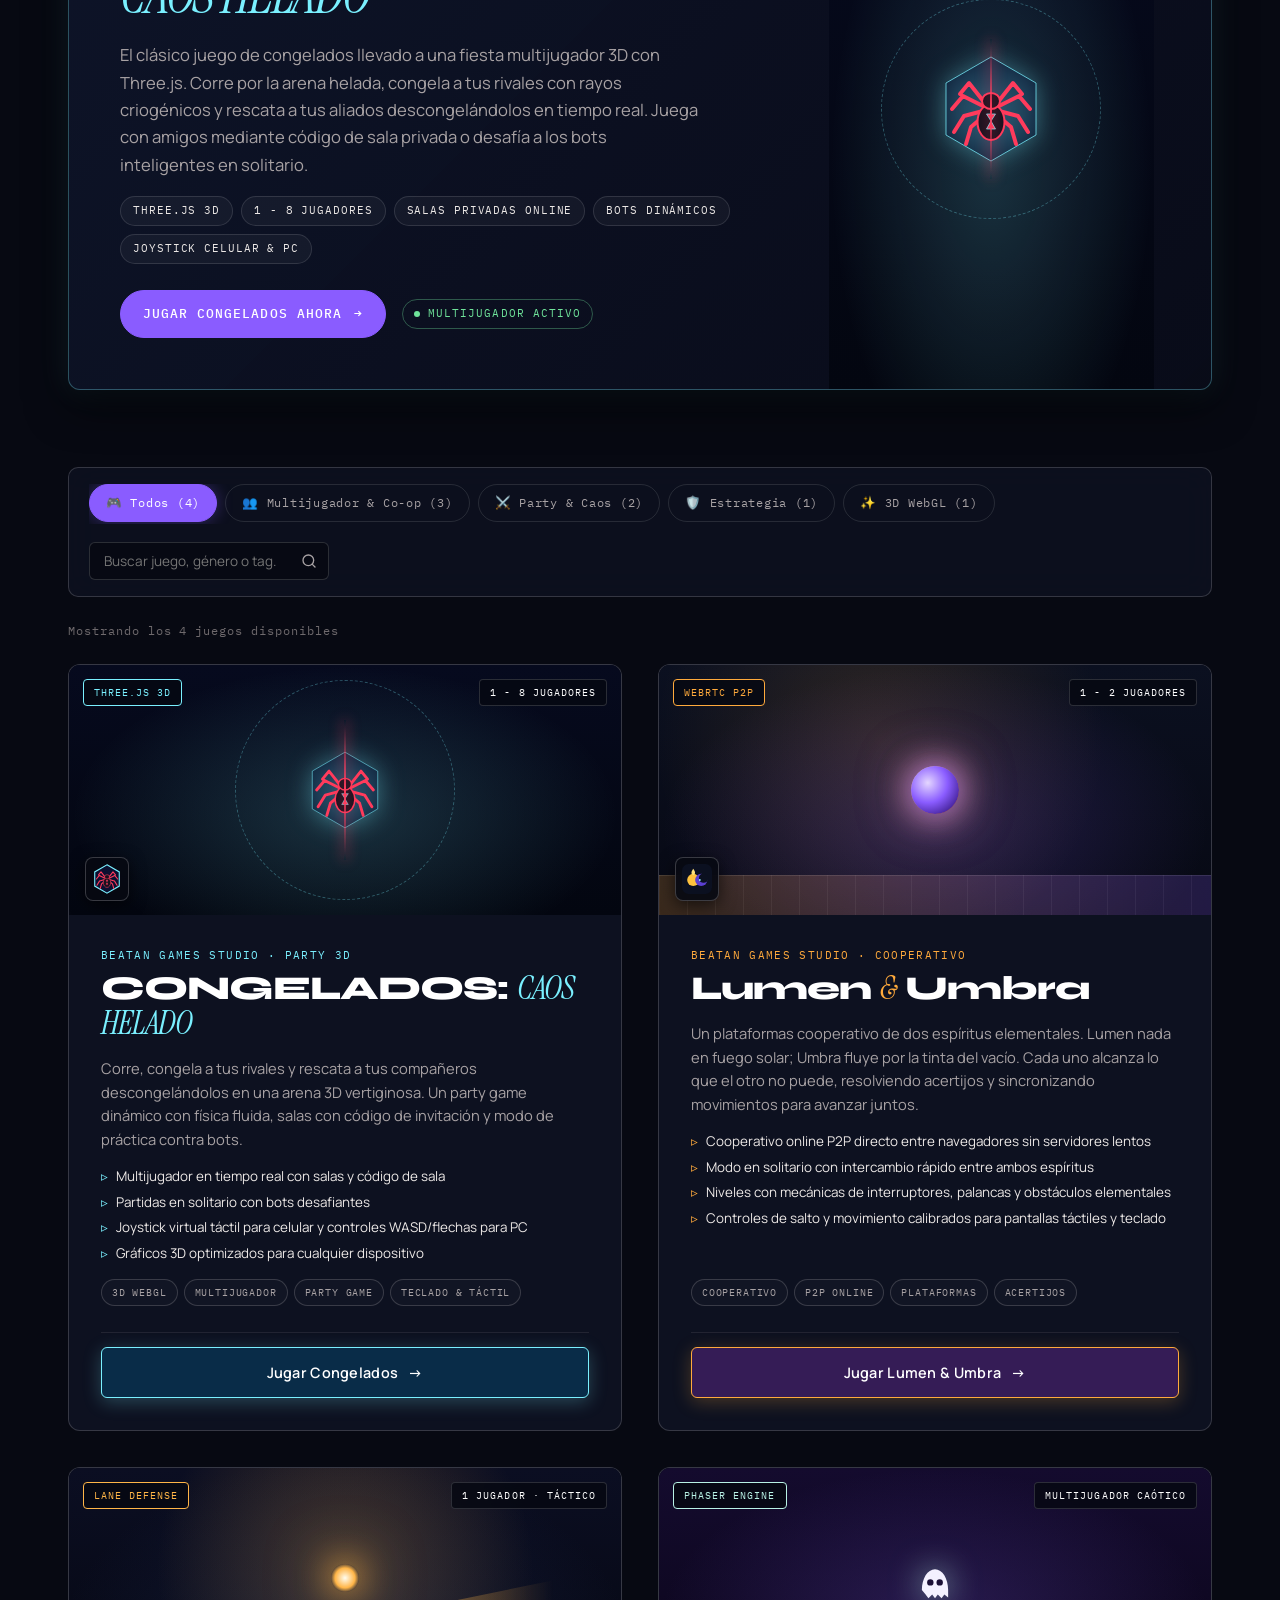
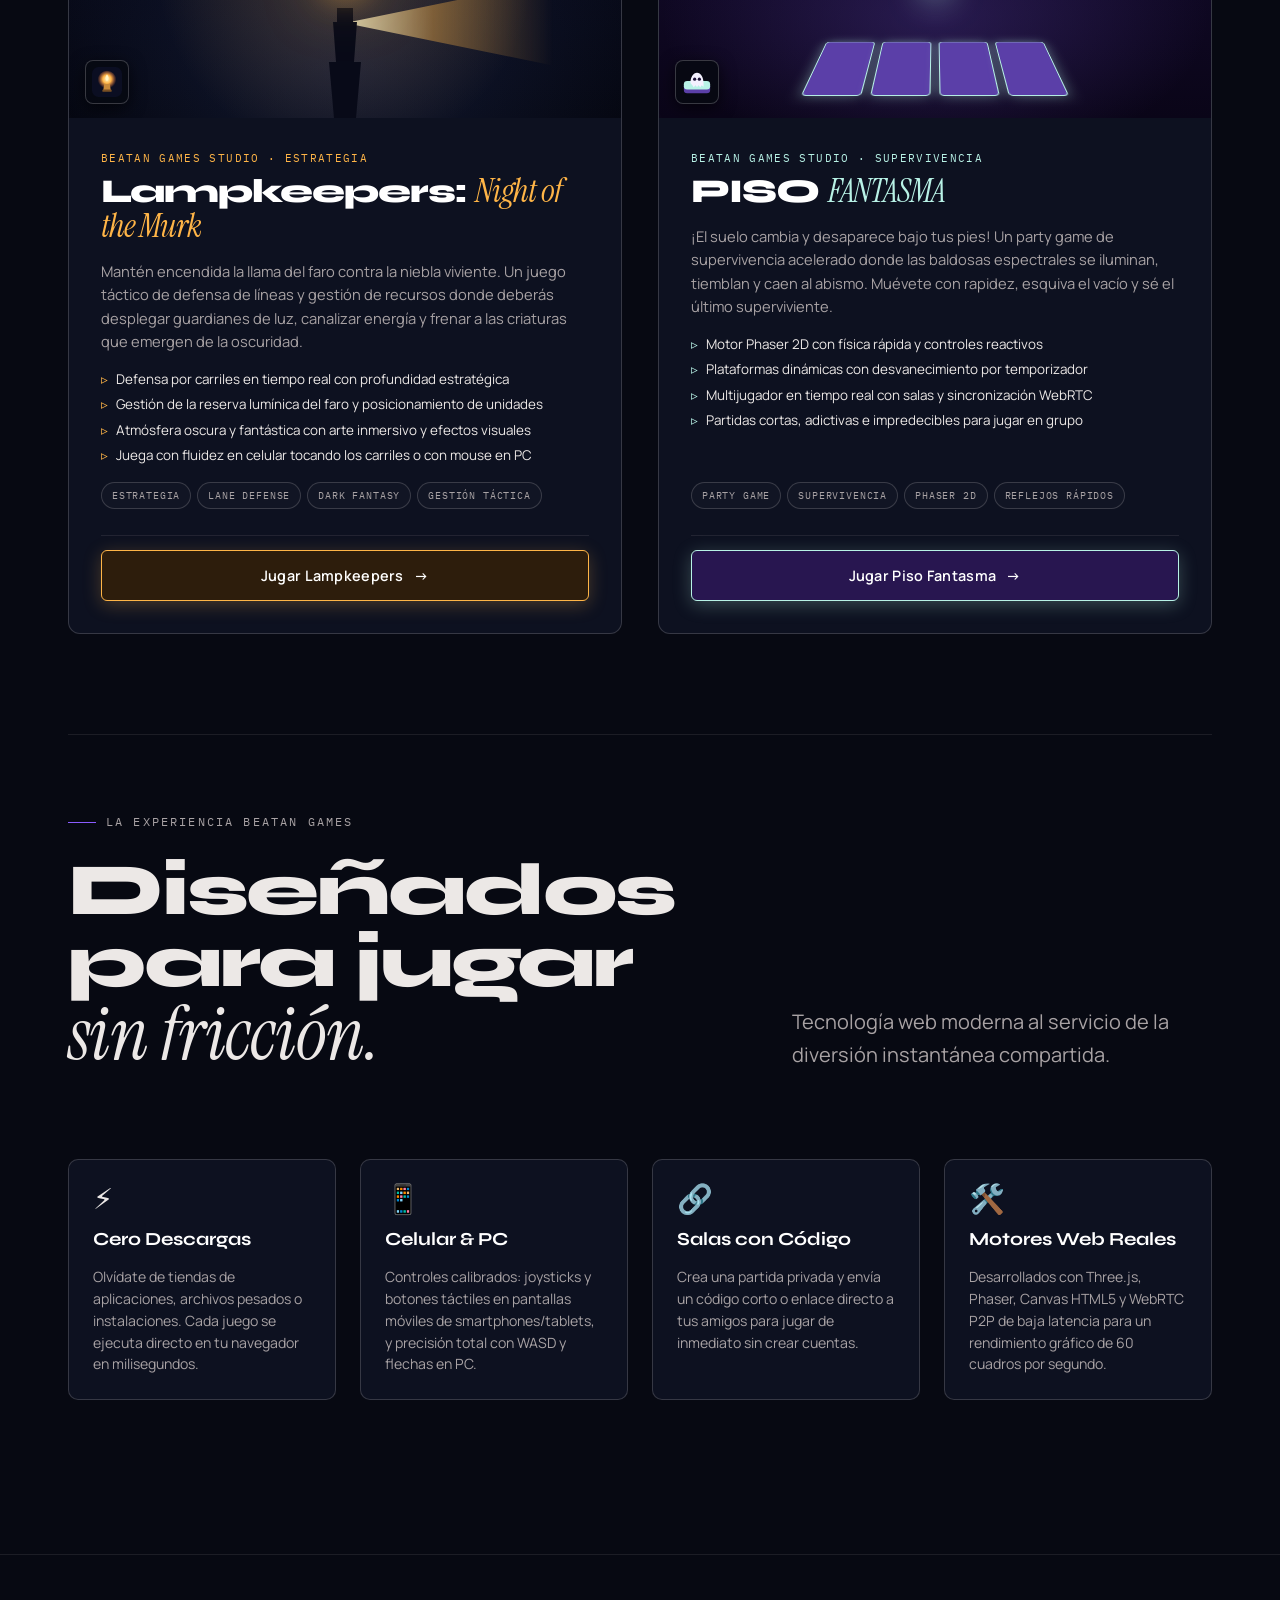
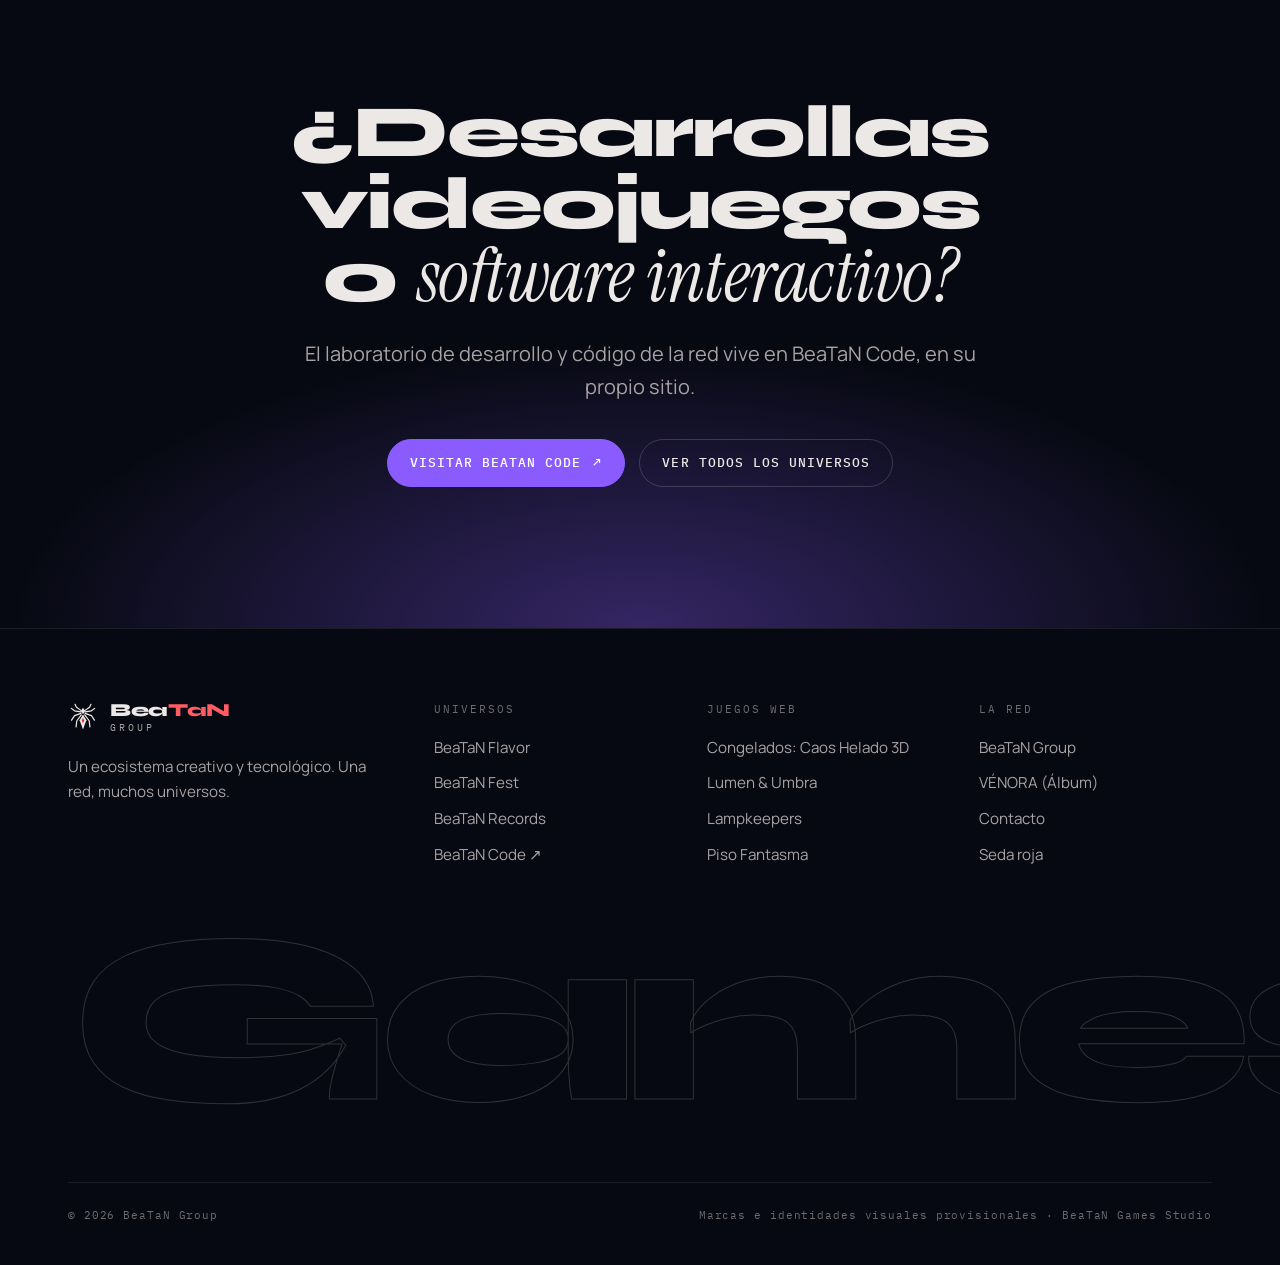
<file: games/index.html>
<!doctype html>
<html lang="es">
<head>
  <meta charset="utf-8" />
  <meta name="viewport" content="width=device-width, initial-scale=1, viewport-fit=cover" />
  <title>BeaTaN Games — Catálogo Arcade & Videojuegos Web</title>
  <meta name="description" content="Catálogo oficial de juegos web de BeaTaN Games Studio: Congelados 3D, Lumen &amp; Umbra, Lampkeepers y Piso Fantasma. Juega multijugador o solo en el navegador sin descargas." />
  <meta name="theme-color" content="#070912" />
  <meta name="color-scheme" content="dark" />
  <link rel="canonical" href="https://beatan.com.co/games/" />

  <meta property="og:type" content="website" />
  <meta property="og:site_name" content="BeaTaN Group" />
  <meta property="og:locale" content="es_CO" />
  <meta property="og:title" content="BeaTaN Games — Catálogo Arcade & Videojuegos Web" />
  <meta property="og:description" content="Juegos web de la red BeaTaN: Congelados 3D, Lumen &amp; Umbra, Lampkeepers y Piso Fantasma. Cero descargas, multijugador online y táctil." />
  <meta property="og:url" content="https://beatan.com.co/games/" />
  <meta name="twitter:card" content="summary_large_image" />

  <link rel="icon" href="../assets/svg/favicon.svg" type="image/svg+xml" />
  <link rel="preconnect" href="https://fonts.googleapis.com" />
  <link rel="preconnect" href="https://fonts.gstatic.com" crossorigin />
  <link rel="stylesheet" href="https://fonts.googleapis.com/css2?family=IBM+Plex+Mono:wght@400;500;600&family=Instrument+Serif:ital@0;1&family=Manrope:wght@400;500;600;700&family=Syne:wght@700;800&display=swap" />
  <link rel="stylesheet" href="../assets/css/beatan.css" />
  <link rel="stylesheet" href="../assets/css/brand.css" />
  <link rel="stylesheet" href="../assets/css/games.css" />
  <script defer src="../assets/js/beatan.js"></script>
  <script defer src="../assets/js/games.js"></script>
</head>
<body class="bt-grain" data-brand="games">
  <a class="bt-skip" href="#contenido">Saltar al contenido</a>

  <header class="bt-header">
    <div class="bt-wrap bt-header__inner">
      <a class="bt-brand" href="../" aria-label="BeaTaN Group, inicio">
        <svg class="bt-brand__mark" viewBox="0 0 32 32" aria-hidden="true" focusable="false"><g fill="none" stroke="currentColor" stroke-width="1.3" stroke-linecap="round" stroke-linejoin="round"><path d="M14.2 9.2 9 5.5 7.5 2.5M13.8 10.6 7 9.4 3.5 6.8M13.8 12.2 7 14.6 3.8 19.4M14.2 13.8 9.4 20 8.6 26.5M17.8 9.2 23 5.5 24.5 2.5M18.2 10.6 25 9.4 28.5 6.8M18.2 12.2 25 14.6 28.2 19.4M17.8 13.8 22.6 20 23.4 26.5"/></g><path fill="currentColor" d="M16 6.2 18.3 9.6 16 13 13.7 9.6Z"/><path fill="currentColor" d="M16 13.4 19.6 19.4 16 29.4 12.4 19.4Z"/><path fill="#e3262f" d="M16 16.8 17.3 19.6 16 22.6 14.7 19.6Z"/></svg>
        <span class="bt-brand__word">Bea<b>TaN</b><span class="bt-brand__sub">GAMES</span></span>
      </a>
      <nav class="bt-nav" aria-label="Principal">
        <button class="bt-nav__toggle" type="button" aria-expanded="false" aria-controls="bt-menu">
          <span class="bt-nav__toggle-lines" aria-hidden="true"><span></span><span></span></span>
          Menú
        </button>
        <ul class="bt-nav__list" id="bt-menu">
          <li><a class="bt-nav__link" href="../">Grupo</a></li>
          <li><a class="bt-nav__link" href="#catalogo" aria-current="page">Catálogo (4)</a></li>
          <li><a class="bt-nav__link" href="../flavor/">Flavor</a></li>
          <li><a class="bt-nav__link" href="../fest/">Fest</a></li>
          <li><a class="bt-nav__link" href="../records/">Records</a></li>
          <li><a class="bt-nav__link" href="https://beatancode.com/master/index.html" target="_blank" rel="noopener noreferrer">Code ↗<span class="bt-sr-only"> (se abre en una pestaña nueva)</span></a></li>
        </ul>
      </nav>
    </div>
  </header>

  <!-- Easter egg araña -->
  <div class="bt-dangler">
    <div class="bt-dangler__thread"></div>
    <button class="bt-dangler__spider" type="button" aria-label="Una pequeña araña cuelga de su hilo. Tócala.">
      <svg viewBox="0 0 32 32" aria-hidden="true" focusable="false"><g fill="none" stroke="currentColor" stroke-width="1.4" stroke-linecap="round" stroke-linejoin="round"><path d="M14.2 9.2 9 5.5 7.5 2.5M13.8 10.6 7 9.4 3.5 6.8M13.8 12.2 7 14.6 3.8 19.4M14.2 13.8 9.4 20 8.6 26.5M17.8 9.2 23 5.5 24.5 2.5M18.2 10.6 25 9.4 28.5 6.8M18.2 12.2 25 14.6 28.2 19.4M17.8 13.8 22.6 20 23.4 26.5"/></g><path fill="currentColor" d="M16 6.2 18.3 9.6 16 13 13.7 9.6Z"/><path fill="currentColor" d="M16 13.4 19.6 19.4 16 29.4 12.4 19.4Z"/><path fill="#e3262f" d="M16 16.8 17.3 19.6 16 22.6 14.7 19.6Z"/></svg>
    </button>
  </div>

  <main id="contenido">
    <!-- ============================================================ HERO -->
    <section class="bt-sub-hero bt-games-hero" aria-labelledby="hero-title">
      <div class="bt-wrap bt-sub-hero__grid">
        <div>
          <ol class="bt-crumbs" aria-label="Ruta">
            <li><a href="../">BeaTaN Group</a></li>
            <li><span aria-current="page">Games · Catálogo Arcade</span></li>
          </ol>
          <div class="bt-arcade-badge">
            <span class="bt-arcade-badge__dot" aria-hidden="true"></span>
            BeaTaN Games Studio · 4 Títulos Activos
          </div>
          <h1 class="bt-sub-hero__title" id="hero-title">Juegos para <em>jugar juntos.</em></h1>
          <p class="bt-lead">
            Experiencias interactivas de la red BeaTaN: arenas 3D, plataformas cooperativos, batallas tácticas y party games.
            Sin descargas ni registros: abre el enlace en tu celular o PC y empieza a jugar al instante.
          </p>
          <div class="bt-sub-hero__actions">
            <a class="bt-btn bt-btn--solid" href="#catalogo">Ver el catálogo (4) <span class="bt-btn__arrow" aria-hidden="true">→</span></a>
            <a class="bt-btn" href="#destacado">Juego Destacado ⚡</a>
          </div>

          <!-- Ticker de ventajas -->
          <div class="bt-games-ticker">
            <div class="bt-ticker-item">
              <span class="bt-ticker-item__icon" aria-hidden="true">⚡</span>
              <span>Cero Descargas (100% Web)</span>
            </div>
            <div class="bt-ticker-item">
              <span class="bt-ticker-item__icon" aria-hidden="true">👥</span>
              <span>Multijugador P2P &amp; Salas</span>
            </div>
            <div class="bt-ticker-item">
              <span class="bt-ticker-item__icon" aria-hidden="true">📱</span>
              <span>Soporte Celular &amp; PC</span>
            </div>
            <div class="bt-ticker-item">
              <span class="bt-ticker-item__icon" aria-hidden="true">🎮</span>
              <span>Three.js, Phaser &amp; Canvas</span>
            </div>
          </div>
        </div>

        <div class="bt-sub-hero__art">
          <div class="bt-nexus-art" aria-hidden="true">
            <svg class="bt-nexus-svg" viewBox="0 0 400 400" role="img" aria-label="Portal interactivo de BeaTaN Games">
              <defs>
                <radialGradient id="grad-core" cx="50%" cy="50%" r="50%">
                  <stop offset="0%" stop-color="#8a5cff" stop-opacity="0.8"/>
                  <stop offset="50%" stop-color="#1b1242" stop-opacity="0.4"/>
                  <stop offset="100%" stop-color="#070912" stop-opacity="0"/>
                </radialGradient>
                <radialGradient id="grad-cyan" cx="50%" cy="50%" r="50%">
                  <stop offset="0%" stop-color="#ffffff"/>
                  <stop offset="40%" stop-color="#7af0ff"/>
                  <stop offset="100%" stop-color="#126e82"/>
                </radialGradient>
                <radialGradient id="grad-gold" cx="50%" cy="50%" r="50%">
                  <stop offset="0%" stop-color="#fff8db"/>
                  <stop offset="40%" stop-color="#ffc04a"/>
                  <stop offset="100%" stop-color="#c95a08"/>
                </radialGradient>
                <radialGradient id="grad-purple" cx="50%" cy="50%" r="50%">
                  <stop offset="0%" stop-color="#f5eeff"/>
                  <stop offset="40%" stop-color="#8a5cff"/>
                  <stop offset="100%" stop-color="#3d1487"/>
                </radialGradient>
                <radialGradient id="grad-mint" cx="50%" cy="50%" r="50%">
                  <stop offset="0%" stop-color="#ffffff"/>
                  <stop offset="40%" stop-color="#b8f2e6"/>
                  <stop offset="100%" stop-color="#2c8577"/>
                </radialGradient>
                <filter id="glow" x="-20%" y="-20%" width="140%" height="140%">
                  <feGaussianBlur stdDeviation="10" result="blur" />
                  <feComposite in="SourceGraphic" in2="blur" operator="over" />
                </filter>
              </defs>

              <!-- Núcleo central -->
              <circle cx="200" cy="200" r="150" fill="url(#grad-core)" />

              <!-- Malla de telaraña cibernética -->
              <g class="bt-nexus-radar" fill="none" stroke="rgba(138, 92, 255, 0.2)" stroke-width="1">
                <line x1="200" y1="200" x2="200" y2="20" />
                <line x1="200" y1="200" x2="327" y2="73" />
                <line x1="200" y1="200" x2="380" y2="200" />
                <line x1="200" y1="200" x2="327" y2="327" />
                <line x1="200" y1="200" x2="200" y2="380" />
                <line x1="200" y1="200" x2="73" y2="327" />
                <line x1="200" y1="200" x2="20" y2="200" />
                <line x1="200" y1="200" x2="73" y2="73" />
                <polygon points="200,60 299,101 340,200 299,299 200,340 101,299 60,200 101,101" stroke="rgba(122, 240, 255, 0.25)" />
                <polygon points="200,100 271,129 300,200 271,271 200,300 129,271 100,200 129,129" stroke="rgba(138, 92, 255, 0.35)" />
                <polygon points="200,140 242,158 260,200 242,242 200,260 158,242 140,200 158,158" stroke="rgba(255, 59, 92, 0.35)" />
              </g>

              <!-- Los 4 orbes elementales de los 4 juegos -->
              <!-- Congelados (Cian) -->
              <circle cx="100" cy="115" r="24" fill="url(#grad-cyan)" filter="url(#glow)" />
              <!-- Lumen & Umbra (Solar / Vacío) -->
              <circle cx="300" cy="115" r="22" fill="url(#grad-gold)" filter="url(#glow)" />
              <!-- Lampkeepers (Faro Dorado) -->
              <circle cx="295" cy="285" r="22" fill="url(#grad-purple)" filter="url(#glow)" />
              <!-- Piso Fantasma (Menta espectral) -->
              <circle cx="105" cy="285" r="22" fill="url(#grad-mint)" filter="url(#glow)" />

              <!-- Conexiones estelares -->
              <circle cx="200" cy="200" r="14" fill="#070912" stroke="#e3262f" stroke-width="3" />
              <circle cx="200" cy="200" r="5" fill="#ff5c63" />
            </svg>
          </div>
        </div>
      </div>
    </section>

    <!-- ======================================================== CATÁLOGO -->
    <section class="bt-section bt-divider" id="catalogo" aria-labelledby="catalogo-title">
      <div class="bt-wrap">
        <div class="bt-sec-head">
          <div>
            <p class="bt-eyebrow bt-reveal">Catálogo de Juegos Web</p>
            <h2 class="bt-h2 bt-reveal" id="catalogo-title">Elige tu juego,<br /><em>juega ya.</em></h2>
          </div>
          <p class="bt-lead bt-reveal">
            Todos los juegos funcionan de forma nativa en navegadores modernos (Safari, Chrome, Edge, Firefox).
            Disfrútalos en pantalla completa en tu teléfono o con teclado y mouse en PC.
          </p>
        </div>

        <!-- ==================================================== SPOTLIGHT -->
        <div class="bt-spotlight bt-reveal" id="destacado">
          <div class="bt-spotlight__grid">
            <div class="bt-spotlight__content">
              <span class="bt-spotlight__label">
                <svg width="14" height="14" viewBox="0 0 24 24" fill="currentColor" aria-hidden="true"><path d="M12 2l3.09 6.26L22 9.27l-5 4.87 1.18 6.88L12 17.77l-6.18 3.25L7 14.14 2 9.27l6.91-1.01L12 2z"/></svg>
                Título Destacado · 3D WebGL
              </span>
              <h3 class="bt-spotlight__title">CONGELADOS: <em>CAOS HELADO</em></h3>
              <p class="bt-spotlight__desc">
                El clásico juego de congelados llevado a una fiesta multijugador 3D con Three.js.
                Corre por la arena helada, congela a tus rivales con rayos criogénicos y rescata a tus aliados descongelándolos en tiempo real.
                Juega con amigos mediante código de sala privada o desafía a los bots inteligentes en solitario.
              </p>
              <ul class="bt-spotlight__tags" role="list">
                <li>Three.js 3D</li>
                <li>1 - 8 Jugadores</li>
                <li>Salas Privadas Online</li>
                <li>Bots Dinámicos</li>
                <li>Joystick Celular &amp; PC</li>
              </ul>
              <div class="bt-spotlight__actions">
                <a class="bt-btn bt-btn--solid" href="congelados/">
                  Jugar Congelados Ahora <span class="bt-btn__arrow" aria-hidden="true">→</span>
                </a>
                <span class="bt-chip bt-chip--live">Multijugador Activo</span>
              </div>
            </div>

            <div class="bt-spotlight__art" aria-hidden="true">
              <div class="bt-art-congelados">
                <div class="bt-congelados-arena"></div>
                <svg class="bt-ice-hex" viewBox="-110 -110 220 220">
                  <polygon points="0,-104 90,-52 90,52 0,104 -90,52 -90,-52" />
                  <path d="M14 -14 L44 -52 L62 -30 M16 -6 L56 -26 L78 0 M16 4 L54 14 L74 46 M12 12 L40 36 L50 70 M-14 -14 L-44 -52 L-62 -30 M-16 -6 L-56 -26 L-78 0 M-16 4 L-54 14 L-74 46 M-12 12 L-40 36 L-50 70" stroke="#ff3b5c" stroke-width="8" stroke-linecap="round" stroke-linejoin="round" fill="none"/>
                  <ellipse cx="0" cy="26" rx="27" ry="36" fill="#16121f" stroke="#ff3b5c" stroke-width="4"/>
                  <ellipse cx="0" cy="-16" rx="18" ry="16" fill="#16121f" stroke="#ff3b5c" stroke-width="4"/>
                  <path d="M-9 10 L9 10 L0 24 L9 40 L-9 40 L0 24 Z" fill="#ff3b5c"/>
                </svg>
                <div class="bt-laser-sweep"></div>
              </div>
            </div>
          </div>
        </div>

        <!-- ============================================= TOOLBAR & FILTROS -->
        <div class="bt-catalog-bar bt-reveal">
          <div class="bt-catalog-filters" role="tablist" aria-label="Filtros del catálogo">
            <button class="bt-filter-btn is-active" type="button" data-game-filter="all" aria-pressed="true">🎮 Todos (4)</button>
            <button class="bt-filter-btn" type="button" data-game-filter="multiplayer" aria-pressed="false">👥 Multijugador &amp; Co-op (3)</button>
            <button class="bt-filter-btn" type="button" data-game-filter="party" aria-pressed="false">⚔️ Party &amp; Caos (2)</button>
            <button class="bt-filter-btn" type="button" data-game-filter="strategy" aria-pressed="false">🛡️ Estrategia (1)</button>
            <button class="bt-filter-btn" type="button" data-game-filter="3d" aria-pressed="false">✨ 3D WebGL (1)</button>
          </div>

          <div class="bt-catalog-search-wrap">
            <input class="bt-catalog-search" type="search" id="gameSearch" placeholder="Buscar juego, género o tag..." aria-label="Buscar juegos en el catálogo" />
            <svg viewBox="0 0 24 24" fill="none" stroke="currentColor" stroke-width="2" stroke-linecap="round" stroke-linejoin="round" aria-hidden="true"><circle cx="11" cy="11" r="8"/><line x1="21" y1="21" x2="16.65" y2="16.65"/></svg>
          </div>
        </div>

        <p class="bt-catalog-counter bt-reveal" id="catalogCount" aria-live="polite">Mostrando los 4 juegos disponibles</p>

        <!-- ================================================ REJILLA DE JUEGOS -->
        <ul class="bt-games-grid" role="list">

          <!-- JUEGO 1: CONGELADOS: CAOS HELADO -->
          <li class="bt-game-card bt-reveal" data-categories="multiplayer party 3d" style="--card-border-hover: rgba(122, 240, 255, 0.6); --card-glow: rgba(122, 240, 255, 0.25); --card-accent: #7af0ff; --card-btn-bg: #092c48; --card-btn-border: #7af0ff; --badge-color: #7af0ff;">
            <div class="bt-game-card__art" aria-hidden="true">
              <div class="bt-art-congelados">
                <div class="bt-congelados-arena"></div>
                <svg class="bt-ice-hex" viewBox="-110 -110 220 220" style="width: 80px; height: 80px;">
                  <polygon points="0,-104 90,-52 90,52 0,104 -90,52 -90,-52" />
                  <path d="M14 -14 L44 -52 L62 -30 M16 -6 L56 -26 L78 0 M16 4 L54 14 L74 46 M12 12 L40 36 L50 70 M-14 -14 L-44 -52 L-62 -30 M-16 -6 L-56 -26 L-78 0 M-16 4 L-54 14 L-74 46 M-12 12 L-40 36 L-50 70" stroke="#ff3b5c" stroke-width="8" stroke-linecap="round" stroke-linejoin="round" fill="none"/>
                  <ellipse cx="0" cy="26" rx="27" ry="36" fill="#16121f" stroke="#ff3b5c" stroke-width="4"/>
                  <ellipse cx="0" cy="-16" rx="18" ry="16" fill="#16121f" stroke="#ff3b5c" stroke-width="4"/>
                  <path d="M-9 10 L9 10 L0 24 L9 40 L-9 40 L0 24 Z" fill="#ff3b5c"/>
                </svg>
                <div class="bt-laser-sweep"></div>
              </div>
              <div class="bt-game-card__badge-bar">
                <span class="bt-card-badge bt-card-badge--engine">Three.js 3D</span>
                <span class="bt-card-badge">1 - 8 Jugadores</span>
              </div>
              <img class="bt-game-card__icon" src="congelados/favicon.svg" alt="Icono Congelados" width="44" height="44" loading="lazy" />
            </div>

            <div class="bt-game-card__body">
              <div class="bt-game-card__header">
                <span class="bt-game-card__studio">BeaTaN Games Studio · Party 3D</span>
                <h3 class="bt-game-card__title">CONGELADOS: <em>CAOS HELADO</em></h3>
              </div>
              <p class="bt-game-card__desc">
                Corre, congela a tus rivales y rescata a tus compañeros descongelándolos en una arena 3D vertiginosa.
                Un party game dinámico con física fluida, salas con código de invitación y modo de práctica contra bots.
              </p>
              <ul class="bt-game-card__features" role="list">
                <li>Multijugador en tiempo real con salas y código de sala</li>
                <li>Partidas en solitario con bots desafiantes</li>
                <li>Joystick virtual táctil para celular y controles WASD/flechas para PC</li>
                <li>Gráficos 3D optimizados para cualquier dispositivo</li>
              </ul>
              <ul class="bt-game-card__tags" role="list">
                <li>3D WebGL</li>
                <li>Multijugador</li>
                <li>Party Game</li>
                <li>Teclado &amp; Táctil</li>
              </ul>
              <div class="bt-game-card__footer">
                <a class="bt-btn--game" href="congelados/">
                  Jugar Congelados <span aria-hidden="true">→</span>
                </a>
              </div>
            </div>
          </li>

          <!-- JUEGO 2: LUMEN & UMBRA -->
          <li class="bt-game-card bt-reveal" data-categories="multiplayer" style="--card-border-hover: rgba(255, 170, 60, 0.6); --card-glow: rgba(255, 170, 60, 0.25); --card-accent: #ffaa3c; --card-btn-bg: #351c56; --card-btn-border: #ffaa3c; --badge-color: #ffaa3c;">
            <div class="bt-game-card__art" aria-hidden="true">
              <div class="bt-art-lumen">
                <span class="bt-art-lumen__orb bt-art-lumen__orb--lumen"></span>
                <span class="bt-art-lumen__orb bt-art-lumen__orb--umbra"></span>
                <div class="bt-art-lumen__pedestal"></div>
              </div>
              <div class="bt-game-card__badge-bar">
                <span class="bt-card-badge bt-card-badge--engine">WebRTC P2P</span>
                <span class="bt-card-badge">1 - 2 Jugadores</span>
              </div>
              <img class="bt-game-card__icon" src="fireandwater/favicon.svg" alt="Icono Lumen y Umbra" width="44" height="44" loading="lazy" />
            </div>

            <div class="bt-game-card__body">
              <div class="bt-game-card__header">
                <span class="bt-game-card__studio">BeaTaN Games Studio · Cooperativo</span>
                <h3 class="bt-game-card__title">Lumen <em>&amp;</em> Umbra</h3>
              </div>
              <p class="bt-game-card__desc">
                Un plataformas cooperativo de dos espíritus elementales. Lumen nada en fuego solar; Umbra fluye por la tinta del vacío.
                Cada uno alcanza lo que el otro no puede, resolviendo acertijos y sincronizando movimientos para avanzar juntos.
              </p>
              <ul class="bt-game-card__features" role="list">
                <li>Cooperativo online P2P directo entre navegadores sin servidores lentos</li>
                <li>Modo en solitario con intercambio rápido entre ambos espíritus</li>
                <li>Niveles con mecánicas de interruptores, palancas y obstáculos elementales</li>
                <li>Controles de salto y movimiento calibrados para pantallas táctiles y teclado</li>
              </ul>
              <ul class="bt-game-card__tags" role="list">
                <li>Cooperativo</li>
                <li>P2P Online</li>
                <li>Plataformas</li>
                <li>Acertijos</li>
              </ul>
              <div class="bt-game-card__footer">
                <a class="bt-btn--game" href="fireandwater/">
                  Jugar Lumen &amp; Umbra <span aria-hidden="true">→</span>
                </a>
              </div>
            </div>
          </li>

          <!-- JUEGO 3: LAMPKEEPERS: NIGHT OF THE MURK -->
          <li class="bt-game-card bt-reveal" data-categories="strategy" style="--card-border-hover: rgba(255, 181, 71, 0.6); --card-glow: rgba(255, 181, 71, 0.25); --card-accent: #ffb547; --card-btn-bg: #2d1d0c; --card-btn-border: #ffb547; --badge-color: #ffb547;">
            <div class="bt-game-card__art" aria-hidden="true">
              <div class="bt-art-lampkeepers">
                <div class="bt-fog-layer"></div>
                <div class="bt-lighthouse-beam"></div>
                <div class="bt-lantern-glow"></div>
                <svg class="bt-lighthouse-sil" viewBox="0 0 60 110">
                  <path d="M22 0h16v14h-16zM18 14h24l-3 40h-18zM14 54h32l-5 56h-22z"/>
                </svg>
              </div>
              <div class="bt-game-card__badge-bar">
                <span class="bt-card-badge bt-card-badge--engine">Lane Defense</span>
                <span class="bt-card-badge">1 Jugador · Táctico</span>
              </div>
              <img class="bt-game-card__icon" src="lampkeepers/favicon.svg" alt="Icono Lampkeepers" width="44" height="44" loading="lazy" />
            </div>

            <div class="bt-game-card__body">
              <div class="bt-game-card__header">
                <span class="bt-game-card__studio">BeaTaN Games Studio · Estrategia</span>
                <h3 class="bt-game-card__title">Lampkeepers: <em>Night of the Murk</em></h3>
              </div>
              <p class="bt-game-card__desc">
                Mantén encendida la llama del faro contra la niebla viviente.
                Un juego táctico de defensa de líneas y gestión de recursos donde deberás desplegar guardianes de luz,
                canalizar energía y frenar a las criaturas que emergen de la oscuridad.
              </p>
              <ul class="bt-game-card__features" role="list">
                <li>Defensa por carriles en tiempo real con profundidad estratégica</li>
                <li>Gestión de la reserva lumínica del faro y posicionamiento de unidades</li>
                <li>Atmósfera oscura y fantástica con arte inmersivo y efectos visuales</li>
                <li>Juega con fluidez en celular tocando los carriles o con mouse en PC</li>
              </ul>
              <ul class="bt-game-card__tags" role="list">
                <li>Estrategia</li>
                <li>Lane Defense</li>
                <li>Dark Fantasy</li>
                <li>Gestión Táctica</li>
              </ul>
              <div class="bt-game-card__footer">
                <a class="bt-btn--game" href="lampkeepers/">
                  Jugar Lampkeepers <span aria-hidden="true">→</span>
                </a>
              </div>
            </div>
          </li>

          <!-- JUEGO 4: PISO FANTASMA -->
          <li class="bt-game-card bt-reveal" data-categories="multiplayer party" style="--card-border-hover: rgba(184, 242, 230, 0.6); --card-glow: rgba(184, 242, 230, 0.25); --card-accent: #b8f2e6; --card-btn-bg: #281650; --card-btn-border: #b8f2e6; --badge-color: #b8f2e6;">
            <div class="bt-game-card__art" aria-hidden="true">
              <div class="bt-art-pf">
                <div class="bt-ghost-grid">
                  <div class="bt-ghost-tile"></div>
                  <div class="bt-ghost-tile"></div>
                  <div class="bt-ghost-tile"></div>
                  <div class="bt-ghost-tile"></div>
                </div>
                <svg class="bt-ghost-sprite" width="60" height="60" viewBox="0 0 64 64">
                  <path d="M18 34c0-12 6-22 14-22s14 10 14 22v8l-4-3-3 4-4-4-3 4-3-4-4 4-3-4z" fill="#f4f1ff"/>
                  <circle cx="27" cy="26" r="3.4" fill="#1b1036"/>
                  <circle cx="37" cy="26" r="3.4" fill="#1b1036"/>
                </svg>
              </div>
              <div class="bt-game-card__badge-bar">
                <span class="bt-card-badge bt-card-badge--engine">Phaser Engine</span>
                <span class="bt-card-badge">Multijugador Caótico</span>
              </div>
              <img class="bt-game-card__icon" src="pf/favicon.svg" alt="Icono Piso Fantasma" width="44" height="44" loading="lazy" />
            </div>

            <div class="bt-game-card__body">
              <div class="bt-game-card__header">
                <span class="bt-game-card__studio">BeaTaN Games Studio · Supervivencia</span>
                <h3 class="bt-game-card__title">PISO <em>FANTASMA</em></h3>
              </div>
              <p class="bt-game-card__desc">
                ¡El suelo cambia y desaparece bajo tus pies! Un party game de supervivencia acelerado donde las baldosas
                espectrales se iluminan, tiemblan y caen al abismo. Muévete con rapidez, esquiva el vacío y sé el último superviviente.
              </p>
              <ul class="bt-game-card__features" role="list">
                <li>Motor Phaser 2D con física rápida y controles reactivos</li>
                <li>Plataformas dinámicas con desvanecimiento por temporizador</li>
                <li>Multijugador en tiempo real con salas y sincronización WebRTC</li>
                <li>Partidas cortas, adictivas e impredecibles para jugar en grupo</li>
              </ul>
              <ul class="bt-game-card__tags" role="list">
                <li>Party Game</li>
                <li>Supervivencia</li>
                <li>Phaser 2D</li>
                <li>Reflejos Rápidos</li>
              </ul>
              <div class="bt-game-card__footer">
                <a class="bt-btn--game" href="pf/">
                  Jugar Piso Fantasma <span aria-hidden="true">→</span>
                </a>
              </div>
            </div>
          </li>

        </ul>

        <!-- ============================================= VENTAJAS DE JUGAR -->
        <div class="bt-features-section bt-reveal">
          <div class="bt-sec-head">
            <div>
              <p class="bt-eyebrow">La experiencia BeaTaN Games</p>
              <h2 class="bt-h2">Diseñados para jugar<br /><em>sin fricción.</em></h2>
            </div>
            <p class="bt-lead">Tecnología web moderna al servicio de la diversión instantánea compartida.</p>
          </div>

          <ul class="bt-features-grid" role="list">
            <li class="bt-feat-card">
              <span class="bt-feat-card__icon" aria-hidden="true">⚡</span>
              <h3 class="bt-feat-card__title">Cero Descargas</h3>
              <p class="bt-feat-card__desc">
                Olvídate de tiendas de aplicaciones, archivos pesados o instalaciones. Cada juego se ejecuta directo en tu navegador en milisegundos.
              </p>
            </li>
            <li class="bt-feat-card">
              <span class="bt-feat-card__icon" aria-hidden="true">📱</span>
              <h3 class="bt-feat-card__title">Celular &amp; PC</h3>
              <p class="bt-feat-card__desc">
                Controles calibrados: joysticks y botones táctiles en pantallas móviles de smartphones/tablets, y precisión total con WASD y flechas en PC.
              </p>
            </li>
            <li class="bt-feat-card">
              <span class="bt-feat-card__icon" aria-hidden="true">🔗</span>
              <h3 class="bt-feat-card__title">Salas con Código</h3>
              <p class="bt-feat-card__desc">
                Crea una partida privada y envía un código corto o enlace directo a tus amigos para jugar de inmediato sin crear cuentas.
              </p>
            </li>
            <li class="bt-feat-card">
              <span class="bt-feat-card__icon" aria-hidden="true">🛠️</span>
              <h3 class="bt-feat-card__title">Motores Web Reales</h3>
              <p class="bt-feat-card__desc">
                Desarrollados con Three.js, Phaser, Canvas HTML5 y WebRTC P2P de baja latencia para un rendimiento gráfico de 60 cuadros por segundo.
              </p>
            </li>
          </ul>
        </div>
      </div>
    </section>

    <!-- ==================================================== CODE CTA -->
    <section class="bt-cta-band" aria-labelledby="cta-title">
      <div class="bt-wrap">
        <h2 class="bt-h2 bt-reveal" id="cta-title">¿Desarrollas videojuegos o <em>software interactivo?</em></h2>
        <p class="bt-lead bt-reveal">El laboratorio de desarrollo y código de la red vive en BeaTaN Code, en su propio sitio.</p>
        <div class="bt-cta-band__actions bt-reveal">
          <a class="bt-btn bt-btn--solid" href="https://beatancode.com/master/index.html" target="_blank" rel="noopener noreferrer">Visitar BeaTaN Code <span class="bt-btn__arrow bt-btn__arrow--ne" aria-hidden="true">↗</span><span class="bt-sr-only"> (se abre en una pestaña nueva)</span></a>
          <a class="bt-btn" href="../#universos">Ver todos los universos</a>
        </div>
      </div>
    </section>
  </main>

  <!-- ========================================================== FOOTER -->
  <footer class="bt-footer">
    <div class="bt-wrap">
      <div class="bt-footer__grid">
        <div>
          <a class="bt-brand" href="../" aria-label="BeaTaN Group, inicio">
            <svg class="bt-brand__mark" viewBox="0 0 32 32" aria-hidden="true" focusable="false"><g fill="none" stroke="currentColor" stroke-width="1.3" stroke-linecap="round" stroke-linejoin="round"><path d="M14.2 9.2 9 5.5 7.5 2.5M13.8 10.6 7 9.4 3.5 6.8M13.8 12.2 7 14.6 3.8 19.4M14.2 13.8 9.4 20 8.6 26.5M17.8 9.2 23 5.5 24.5 2.5M18.2 10.6 25 9.4 28.5 6.8M18.2 12.2 25 14.6 28.2 19.4M17.8 13.8 22.6 20 23.4 26.5"/></g><path fill="currentColor" d="M16 6.2 18.3 9.6 16 13 13.7 9.6Z"/><path fill="currentColor" d="M16 13.4 19.6 19.4 16 29.4 12.4 19.4Z"/><path fill="#e3262f" d="M16 16.8 17.3 19.6 16 22.6 14.7 19.6Z"/></svg>
            <span class="bt-brand__word">Bea<b>TaN</b><span class="bt-brand__sub">GROUP</span></span>
          </a>
          <p class="bt-footer__note">Un ecosistema creativo y tecnológico. Una red, muchos universos.</p>
        </div>
        <div>
          <p class="bt-footer__title">Universos</p>
          <ul class="bt-footer__list">
            <li><a href="../flavor/">BeaTaN Flavor</a></li>
            <li><a href="../fest/">BeaTaN Fest</a></li>
            <li><a href="../records/">BeaTaN Records</a></li>
            <li><a href="https://beatancode.com/master/index.html" target="_blank" rel="noopener noreferrer">BeaTaN Code ↗<span class="bt-sr-only"> (se abre en una pestaña nueva)</span></a></li>
          </ul>
        </div>
        <div>
          <p class="bt-footer__title">Juegos Web</p>
          <ul class="bt-footer__list">
            <li><a href="congelados/">Congelados: Caos Helado 3D</a></li>
            <li><a href="fireandwater/">Lumen &amp; Umbra</a></li>
            <li><a href="lampkeepers/">Lampkeepers</a></li>
            <li><a href="pf/">Piso Fantasma</a></li>
          </ul>
        </div>
        <div>
          <p class="bt-footer__title">La red</p>
          <ul class="bt-footer__list">
            <li><a href="../">BeaTaN Group</a></li>
            <li><a href="../records/venora/">VÉNORA (Álbum)</a></li>
            <li><a href="../#contacto">Contacto</a></li>
            <li><button class="bt-silk-btn" type="button" data-bt-silk-toggle aria-pressed="false">Seda roja</button></li>
          </ul>
        </div>
      </div>
      <p class="bt-footer__giant" aria-hidden="true">Games</p>
      <div class="bt-footer__bottom">
        <span>© <span data-bt-year>2026</span> BeaTaN Group</span>
        <span>Marcas e identidades visuales provisionales · BeaTaN Games Studio</span>
      </div>
    </div>
  </footer>
</body>
</html>
</file>
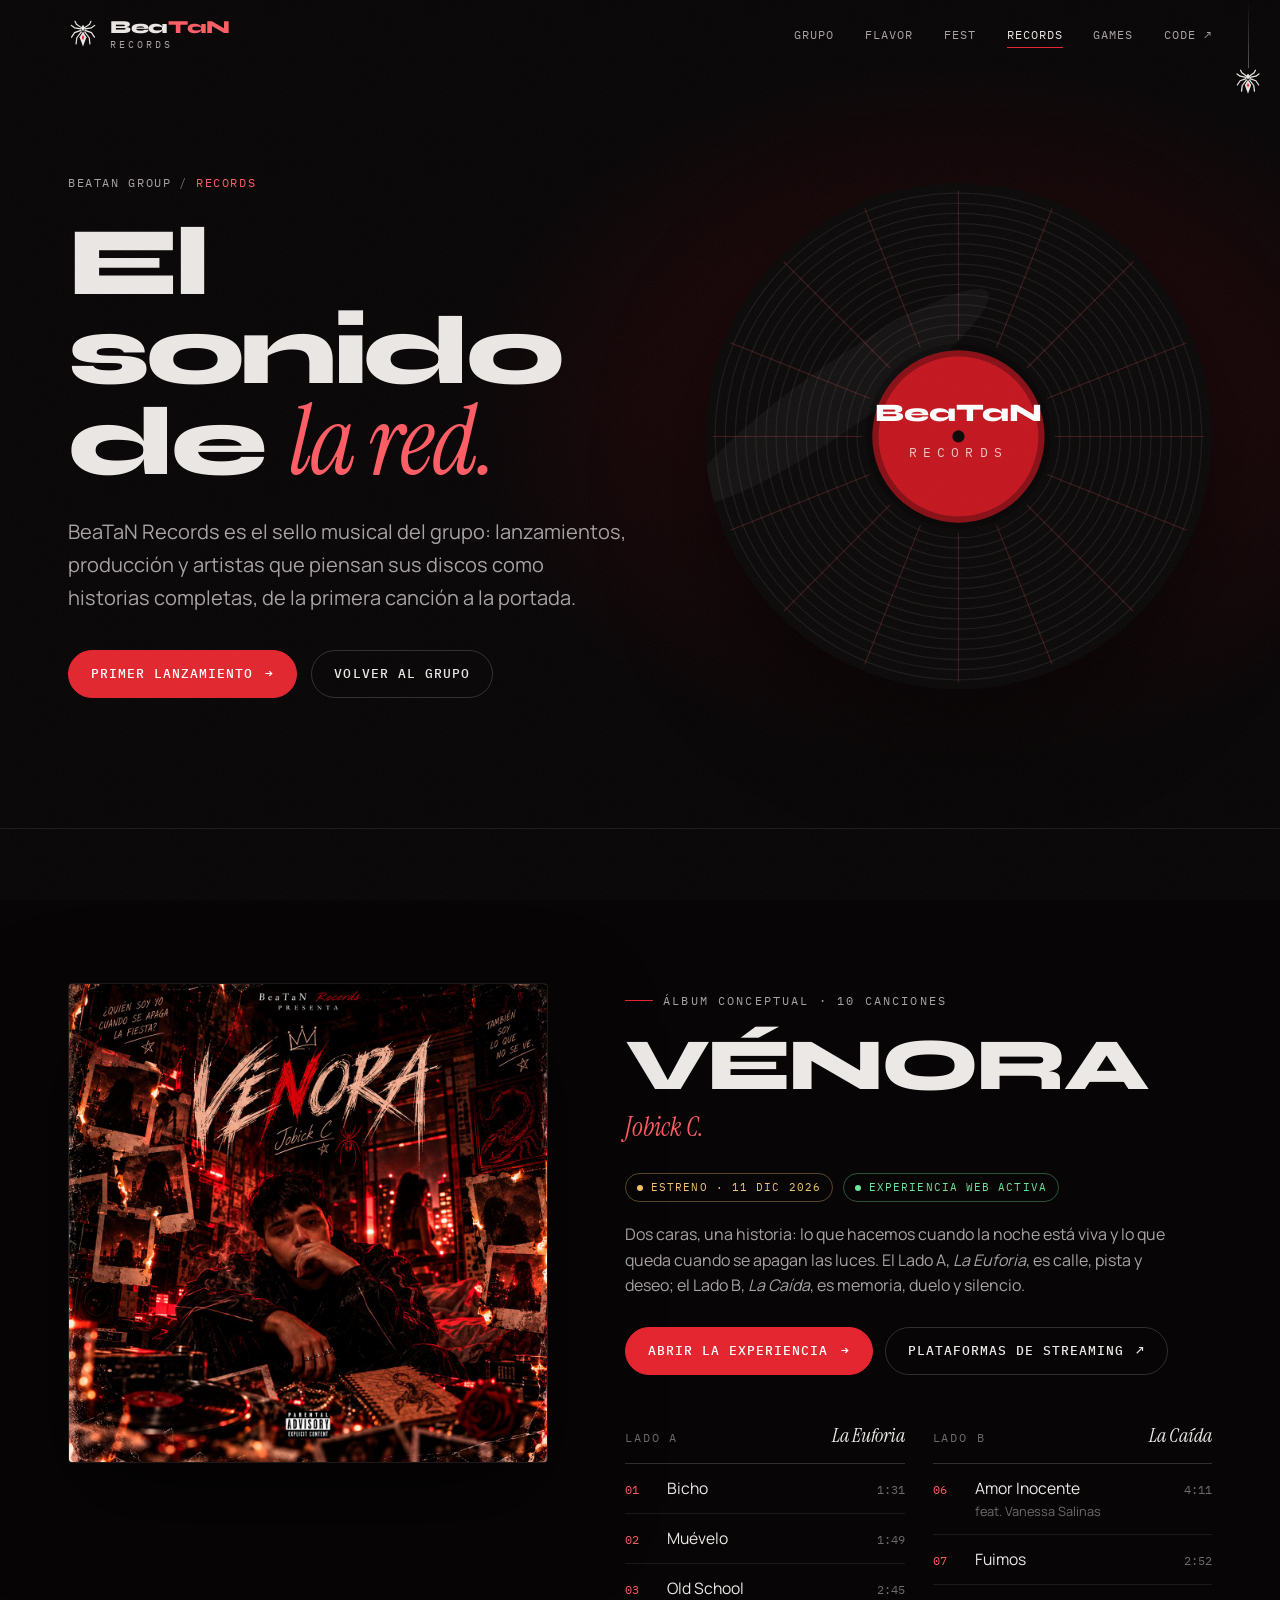
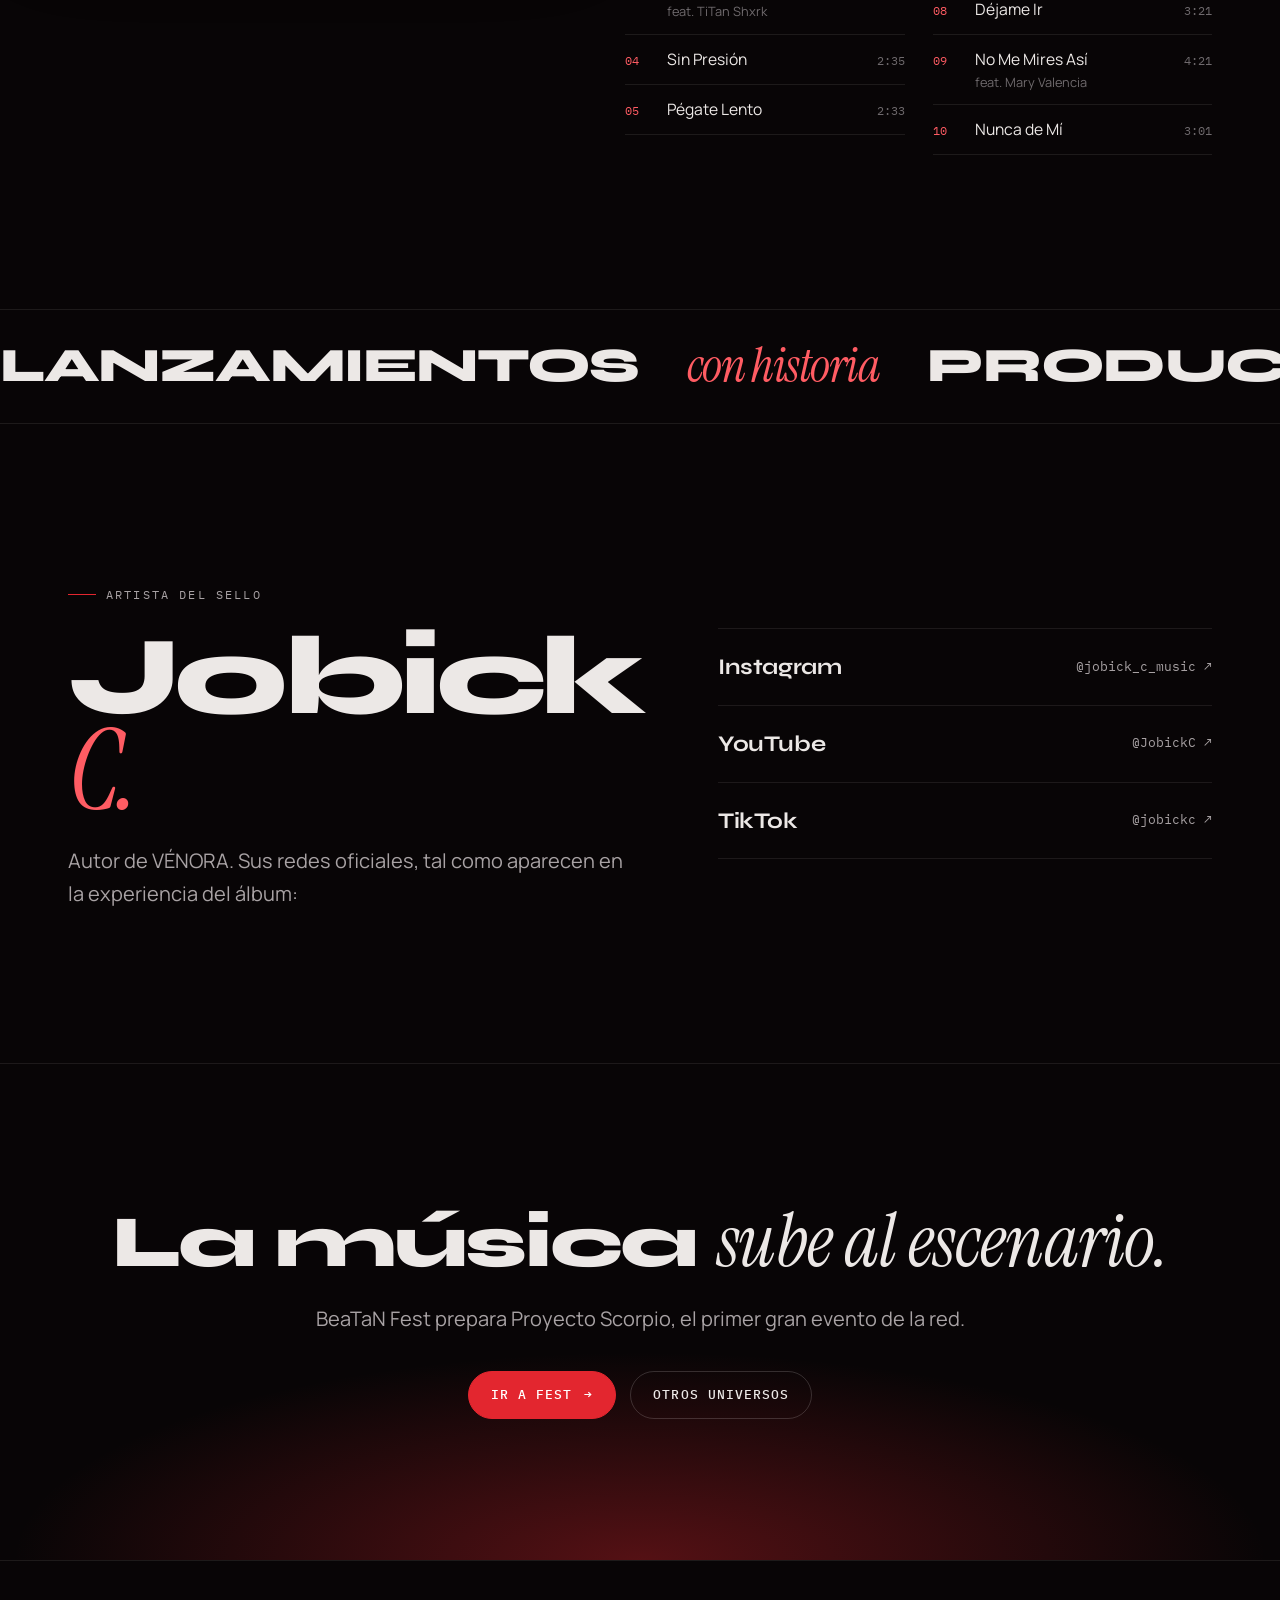
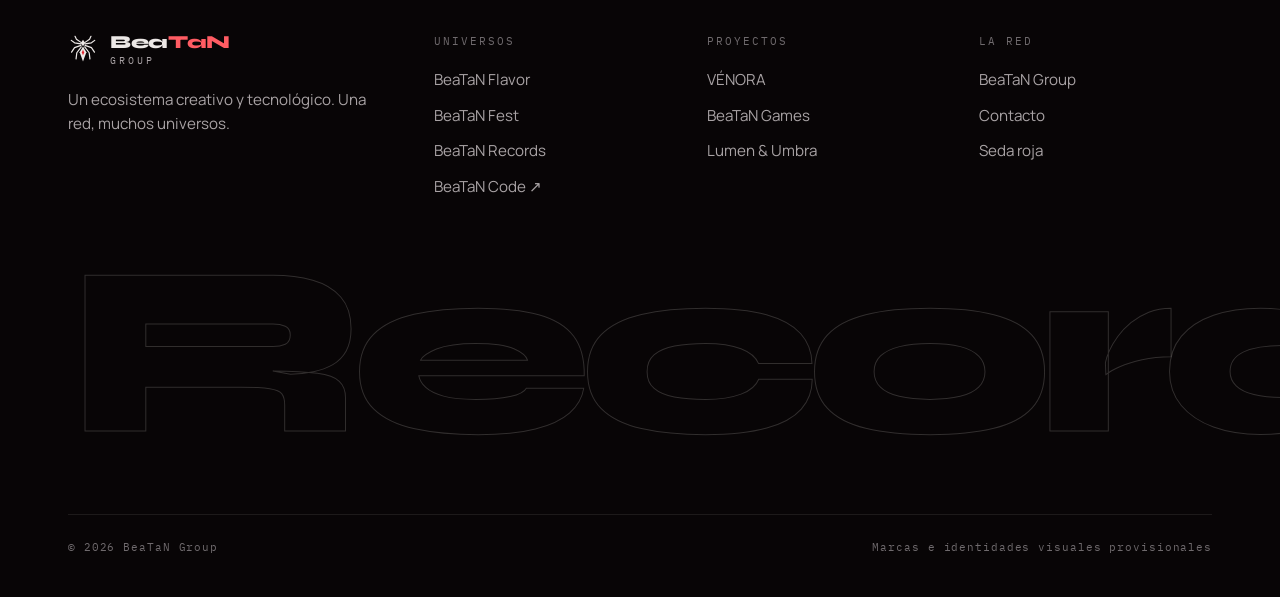
<file: records/index.html>
<!doctype html>
<html lang="es">
<head>
  <meta charset="utf-8" />
  <meta name="viewport" content="width=device-width, initial-scale=1, viewport-fit=cover" />
  <title>BeaTaN Records — El sonido de la red</title>
  <meta name="description" content="BeaTaN Records es el sello musical de BeaTaN Group. Primer lanzamiento: VÉNORA, álbum conceptual de Jobick C., estreno el 11 de diciembre de 2026." />
  <meta name="theme-color" content="#07060a" />
  <meta name="color-scheme" content="dark" />
  <link rel="canonical" href="https://beatan.com.co/records/" />

  <meta property="og:type" content="website" />
  <meta property="og:site_name" content="BeaTaN Group" />
  <meta property="og:locale" content="es_CO" />
  <meta property="og:title" content="BeaTaN Records — El sonido de la red" />
  <meta property="og:description" content="El sello musical de BeaTaN Group. VÉNORA de Jobick C., estreno 11 de diciembre de 2026." />
  <meta property="og:url" content="https://beatan.com.co/records/" />
  <meta property="og:image" content="https://beatan.com.co/records/venora/assets/web/cover.jpg" />
  <meta name="twitter:card" content="summary" />

  <link rel="icon" href="../assets/svg/favicon.svg" type="image/svg+xml" />
  <link rel="preconnect" href="https://fonts.googleapis.com" />
  <link rel="preconnect" href="https://fonts.gstatic.com" crossorigin />
  <link rel="stylesheet" href="https://fonts.googleapis.com/css2?family=IBM+Plex+Mono:wght@400;500&family=Instrument+Serif:ital@0;1&family=Manrope:wght@400;500;600&family=Syne:wght@700;800&display=swap" />
  <link rel="stylesheet" href="../assets/css/beatan.css" />
  <link rel="stylesheet" href="../assets/css/brand.css" />
  <script defer src="../assets/js/beatan.js"></script>
</head>
<body class="bt-grain" data-brand="records">
  <a class="bt-skip" href="#contenido">Saltar al contenido</a>

  <header class="bt-header">
    <div class="bt-wrap bt-header__inner">
      <a class="bt-brand" href="../" aria-label="BeaTaN Group, inicio">
        <svg class="bt-brand__mark" viewBox="0 0 32 32" aria-hidden="true" focusable="false"><g fill="none" stroke="currentColor" stroke-width="1.3" stroke-linecap="round" stroke-linejoin="round"><path d="M14.2 9.2 9 5.5 7.5 2.5M13.8 10.6 7 9.4 3.5 6.8M13.8 12.2 7 14.6 3.8 19.4M14.2 13.8 9.4 20 8.6 26.5M17.8 9.2 23 5.5 24.5 2.5M18.2 10.6 25 9.4 28.5 6.8M18.2 12.2 25 14.6 28.2 19.4M17.8 13.8 22.6 20 23.4 26.5"/></g><path fill="currentColor" d="M16 6.2 18.3 9.6 16 13 13.7 9.6Z"/><path fill="currentColor" d="M16 13.4 19.6 19.4 16 29.4 12.4 19.4Z"/><path fill="#e3262f" d="M16 16.8 17.3 19.6 16 22.6 14.7 19.6Z"/></svg>
        <span class="bt-brand__word">Bea<b>TaN</b><span class="bt-brand__sub">RECORDS</span></span>
      </a>
      <nav class="bt-nav" aria-label="Principal">
        <button class="bt-nav__toggle" type="button" aria-expanded="false" aria-controls="bt-menu">
          <span class="bt-nav__toggle-lines" aria-hidden="true"><span></span><span></span></span>
          Menú
        </button>
        <ul class="bt-nav__list" id="bt-menu">
          <li><a class="bt-nav__link" href="../">Grupo</a></li>
          <li><a class="bt-nav__link" href="../flavor/">Flavor</a></li>
          <li><a class="bt-nav__link" href="../fest/">Fest</a></li>
          <li><a class="bt-nav__link" href="../records/" aria-current="page">Records</a></li>
          <li><a class="bt-nav__link" href="../games/">Games</a></li>
          <li><a class="bt-nav__link" href="https://beatancode.com/master/index.html" target="_blank" rel="noopener noreferrer">Code ↗<span class="bt-sr-only"> (se abre en una pestaña nueva)</span></a></li>
        </ul>
      </nav>
    </div>
  </header>

  <div class="bt-dangler">
    <div class="bt-dangler__thread"></div>
    <button class="bt-dangler__spider" type="button" aria-label="Una pequeña araña cuelga de su hilo. Tócala.">
      <svg viewBox="0 0 32 32" aria-hidden="true" focusable="false"><g fill="none" stroke="currentColor" stroke-width="1.4" stroke-linecap="round" stroke-linejoin="round"><path d="M14.2 9.2 9 5.5 7.5 2.5M13.8 10.6 7 9.4 3.5 6.8M13.8 12.2 7 14.6 3.8 19.4M14.2 13.8 9.4 20 8.6 26.5M17.8 9.2 23 5.5 24.5 2.5M18.2 10.6 25 9.4 28.5 6.8M18.2 12.2 25 14.6 28.2 19.4M17.8 13.8 22.6 20 23.4 26.5"/></g><path fill="currentColor" d="M16 6.2 18.3 9.6 16 13 13.7 9.6Z"/><path fill="currentColor" d="M16 13.4 19.6 19.4 16 29.4 12.4 19.4Z"/><path fill="#e3262f" d="M16 16.8 17.3 19.6 16 22.6 14.7 19.6Z"/></svg>
    </button>
  </div>

  <main id="contenido">
    <section class="bt-sub-hero bt-records-hero" aria-labelledby="hero-title">
      <div class="bt-wrap bt-sub-hero__grid">
        <div>
          <ol class="bt-crumbs" aria-label="Ruta">
            <li><a href="../">BeaTaN Group</a></li>
            <li><span aria-current="page">Records</span></li>
          </ol>
          <h1 class="bt-sub-hero__title" id="hero-title">El sonido de <em>la red.</em></h1>
          <p class="bt-lead">
            BeaTaN Records es el sello musical del grupo: lanzamientos, producción y artistas que piensan
            sus discos como historias completas, de la primera canción a la portada.
          </p>
          <div class="bt-sub-hero__actions">
            <a class="bt-btn bt-btn--solid" href="#venora">Primer lanzamiento <span class="bt-btn__arrow" aria-hidden="true">→</span></a>
            <a class="bt-btn" href="../">Volver al grupo</a>
          </div>
        </div>
        <div class="bt-sub-hero__art">
          <svg class="bt-vinyl" viewBox="-100 -100 200 200" role="img" aria-label="Vinilo de BeaTaN Records con surcos en forma de telaraña">
            <circle r="100" fill="#0b0909"/>
            <g fill="none" stroke="rgba(236,232,230,.07)" stroke-width=".5">
              <circle r="96"/><circle r="92"/><circle r="88"/><circle r="84"/><circle r="80"/><circle r="76"/><circle r="72"/><circle r="68"/><circle r="64"/><circle r="60"/><circle r="56"/><circle r="52"/><circle r="48"/><circle r="44"/><circle r="40"/>
            </g>
            <g stroke="rgba(255,92,99,.2)" stroke-width=".45">
              <path d="M0-97V-38M0 97V38M-97 0H-38M97 0H38M-69-69-27-27M69 69 27 27M69-69 27-27M-69 69-27 27M-37-90-15-35M37 90 15 35M90-37 35-15M-90 37-35 15M37-90 15-35M-37 90-15 35M-90-37-35-15M90 37 35 15"/>
            </g>
            <ellipse cx="-30" cy="-40" rx="72" ry="13" transform="rotate(-35)" fill="rgba(255,255,255,.035)"/>
            <circle r="34" fill="#c4161f"/>
            <circle r="34" fill="none" stroke="rgba(0,0,0,.3)" stroke-width="5"/>
            <text y="-6" text-anchor="middle" font-family="Syne, sans-serif" font-weight="800" font-size="10" fill="#fff">BeaTaN</text>
            <text y="8" text-anchor="middle" font-family="IBM Plex Mono, monospace" font-size="5" letter-spacing="2.4" fill="rgba(255,255,255,.75)">RECORDS</text>
            <circle r="2.4" fill="#0b0909"/>
          </svg>
        </div>
      </div>
    </section>

    <section class="bt-section bt-divider" id="venora" aria-labelledby="venora-title">
      <div class="bt-wrap">
        <div class="bt-release">
          <figure class="bt-release__cover bt-reveal">
            <img src="venora/assets/web/cover.jpg" width="1200" height="1200" loading="lazy" decoding="async" alt="Portada del álbum VÉNORA de Jobick C." />
          </figure>
          <div class="bt-reveal" style="--bt-delay:.1s">
            <p class="bt-eyebrow">Álbum conceptual · 10 canciones</p>
            <h3 id="venora-title" style="margin-top:22px">VÉNORA</h3>
            <p class="bt-release__by">Jobick C.</p>
            <div class="bt-release__meta">
              <span class="bt-chip bt-chip--dev">Estreno · 11 dic 2026</span>
              <span class="bt-chip bt-chip--live">Experiencia web activa</span>
            </div>
            <p class="bt-release__desc">
              Dos caras, una historia: lo que hacemos cuando la noche está viva y lo que queda cuando se apagan las luces.
              El Lado A, <em>La Euforia</em>, es calle, pista y deseo; el Lado B, <em>La Caída</em>, es memoria, duelo y silencio.
            </p>
            <div class="bt-release__actions">
              <a class="bt-btn bt-btn--solid" href="venora/">Abrir la experiencia <span class="bt-btn__arrow" aria-hidden="true">→</span></a>
              <a class="bt-btn" href="https://onerpm.link/293158401189" target="_blank" rel="noopener noreferrer">Plataformas de streaming <span class="bt-btn__arrow bt-btn__arrow--ne" aria-hidden="true">↗</span><span class="bt-sr-only"> (se abre en una pestaña nueva)</span></a>
            </div>
            <div class="bt-sides">
              <div>
                <p class="bt-side__title"><span>Lado A</span><b>La Euforia</b></p>
                <ol class="bt-tracks" role="list">
                  <li><span class="n">01</span><span class="t">Bicho</span><span class="d">1:31</span></li>
                  <li><span class="n">02</span><span class="t">Muévelo</span><span class="d">1:49</span></li>
                  <li><span class="n">03</span><span class="t">Old School<small>feat. TiTan Shxrk</small></span><span class="d">2:45</span></li>
                  <li><span class="n">04</span><span class="t">Sin Presión</span><span class="d">2:35</span></li>
                  <li><span class="n">05</span><span class="t">Pégate Lento</span><span class="d">2:33</span></li>
                </ol>
              </div>
              <div>
                <p class="bt-side__title"><span>Lado B</span><b>La Caída</b></p>
                <ol class="bt-tracks" role="list">
                  <li><span class="n">06</span><span class="t">Amor Inocente<small>feat. Vanessa Salinas</small></span><span class="d">4:11</span></li>
                  <li><span class="n">07</span><span class="t">Fuimos</span><span class="d">2:52</span></li>
                  <li><span class="n">08</span><span class="t">Déjame Ir</span><span class="d">3:21</span></li>
                  <li><span class="n">09</span><span class="t">No Me Mires Así<small>feat. Mary Valencia</small></span><span class="d">4:21</span></li>
                  <li><span class="n">10</span><span class="t">Nunca de Mí</span><span class="d">3:01</span></li>
                </ol>
              </div>
            </div>
          </div>
        </div>
      </div>
    </section>

    <div class="bt-marquee" aria-hidden="true">
      <div class="bt-marquee__track">
        <span>Lanzamientos</span><span>con historia</span><span>Producción</span><span>con oficio</span><span>Artistas</span><span>con voz propia</span>
        <span>Lanzamientos</span><span>con historia</span><span>Producción</span><span>con oficio</span><span>Artistas</span><span>con voz propia</span>
      </div>
    </div>

    <section class="bt-section" aria-labelledby="artist-title">
      <div class="bt-wrap bt-artist">
        <div>
          <p class="bt-eyebrow bt-reveal">Artista del sello</p>
          <h2 class="bt-artist__name bt-reveal" id="artist-title" style="margin-top:24px">Jobick <em>C.</em></h2>
          <p class="bt-lead bt-reveal" style="margin-top:24px">Autor de VÉNORA. Sus redes oficiales, tal como aparecen en la experiencia del álbum:</p>
        </div>
        <ul class="bt-socials bt-reveal" role="list">
          <li><a href="https://www.instagram.com/jobick_c_music/" target="_blank" rel="noopener noreferrer"><span>Instagram</span><span>@jobick_c_music ↗<span class="bt-sr-only"> (se abre en una pestaña nueva)</span></span></a></li>
          <li><a href="https://www.youtube.com/@JobickC" target="_blank" rel="noopener noreferrer"><span>YouTube</span><span>@JobickC ↗<span class="bt-sr-only"> (se abre en una pestaña nueva)</span></span></a></li>
          <li><a href="https://www.tiktok.com/@jobickc" target="_blank" rel="noopener noreferrer"><span>TikTok</span><span>@jobickc ↗<span class="bt-sr-only"> (se abre en una pestaña nueva)</span></span></a></li>
        </ul>
      </div>
    </section>

    <section class="bt-cta-band" aria-labelledby="cta-title">
      <div class="bt-wrap">
        <h2 class="bt-h2 bt-reveal" id="cta-title">La música <em>sube al escenario.</em></h2>
        <p class="bt-lead bt-reveal">BeaTaN Fest prepara Proyecto Scorpio, el primer gran evento de la red.</p>
        <div class="bt-cta-band__actions bt-reveal">
          <a class="bt-btn bt-btn--solid" href="../fest/">Ir a Fest <span class="bt-btn__arrow" aria-hidden="true">→</span></a>
          <a class="bt-btn" href="../#universos">Otros universos</a>
        </div>
      </div>
    </section>
  </main>

  <footer class="bt-footer">
    <div class="bt-wrap">
      <div class="bt-footer__grid">
        <div>
          <a class="bt-brand" href="../" aria-label="BeaTaN Group, inicio">
            <svg class="bt-brand__mark" viewBox="0 0 32 32" aria-hidden="true" focusable="false"><g fill="none" stroke="currentColor" stroke-width="1.3" stroke-linecap="round" stroke-linejoin="round"><path d="M14.2 9.2 9 5.5 7.5 2.5M13.8 10.6 7 9.4 3.5 6.8M13.8 12.2 7 14.6 3.8 19.4M14.2 13.8 9.4 20 8.6 26.5M17.8 9.2 23 5.5 24.5 2.5M18.2 10.6 25 9.4 28.5 6.8M18.2 12.2 25 14.6 28.2 19.4M17.8 13.8 22.6 20 23.4 26.5"/></g><path fill="currentColor" d="M16 6.2 18.3 9.6 16 13 13.7 9.6Z"/><path fill="currentColor" d="M16 13.4 19.6 19.4 16 29.4 12.4 19.4Z"/><path fill="#e3262f" d="M16 16.8 17.3 19.6 16 22.6 14.7 19.6Z"/></svg>
            <span class="bt-brand__word">Bea<b>TaN</b><span class="bt-brand__sub">GROUP</span></span>
          </a>
          <p class="bt-footer__note">Un ecosistema creativo y tecnológico. Una red, muchos universos.</p>
        </div>
        <div>
          <p class="bt-footer__title">Universos</p>
          <ul class="bt-footer__list">
            <li><a href="../flavor/">BeaTaN Flavor</a></li>
            <li><a href="../fest/">BeaTaN Fest</a></li>
            <li><a href="../records/">BeaTaN Records</a></li>
            <li><a href="https://beatancode.com/master/index.html" target="_blank" rel="noopener noreferrer">BeaTaN Code ↗<span class="bt-sr-only"> (se abre en una pestaña nueva)</span></a></li>
          </ul>
        </div>
        <div>
          <p class="bt-footer__title">Proyectos</p>
          <ul class="bt-footer__list">
            <li><a href="../records/venora/">VÉNORA</a></li>
            <li><a href="../games/">BeaTaN Games</a></li>
            <li><a href="../games/fireandwater/">Lumen &amp; Umbra</a></li>
          </ul>
        </div>
        <div>
          <p class="bt-footer__title">La red</p>
          <ul class="bt-footer__list">
            <li><a href="../">BeaTaN Group</a></li>
            <li><a href="../#contacto">Contacto</a></li>
            <li><button class="bt-silk-btn" type="button" data-bt-silk-toggle aria-pressed="false">Seda roja</button></li>
          </ul>
        </div>
      </div>
      <p class="bt-footer__giant" aria-hidden="true">Records</p>
      <div class="bt-footer__bottom">
        <span>© <span data-bt-year>2026</span> BeaTaN Group</span>
        <span>Marcas e identidades visuales provisionales</span>
      </div>
    </div>
  </footer>
</body>
</html>
</file>
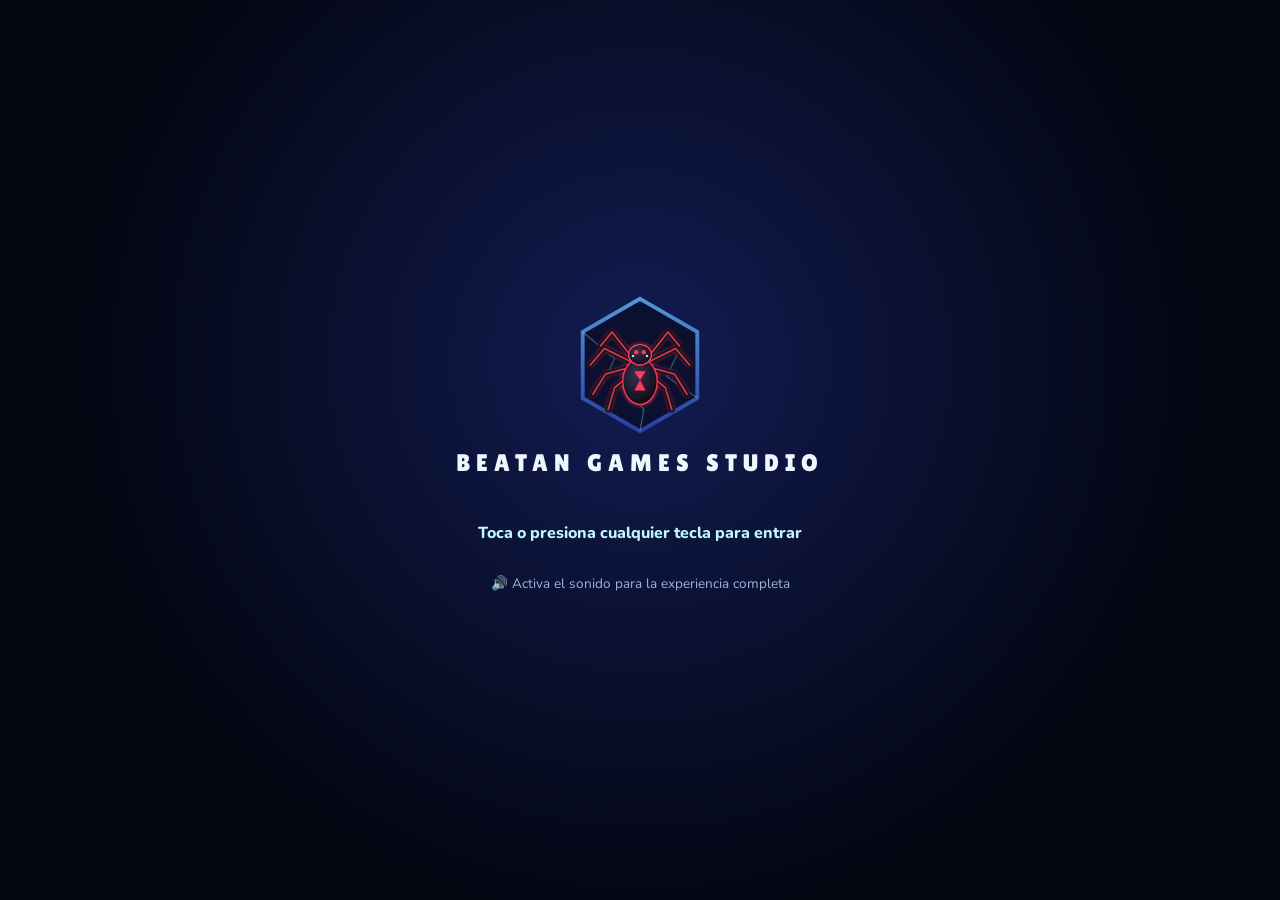
<file: games/congelados/index.html>
<!doctype html>
<html lang="es-419">
  <head>
    <meta charset="UTF-8" />
    <meta name="viewport" content="width=device-width, initial-scale=1, maximum-scale=1, viewport-fit=cover" />
    <meta name="theme-color" content="#060a1e" />
    <meta name="description" content="CONGELADOS: CAOS HELADO — el clásico juego de congelados convertido en una fiesta multijugador. Por BeaTaN Games Studio." />
    <meta property="og:title" content="CONGELADOS: CAOS HELADO" />
    <meta property="og:description" content="Corre, congela y rescata. Multijugador con código de invitación. BeaTaN Games Studio." />
    <link rel="icon" type="image/svg+xml" href="./favicon.svg" />
    <title>CONGELADOS: CAOS HELADO · BeaTaN Games Studio</title>
    <script type="module" crossorigin src="./assets/index-DUXV622r.js"></script>
    <link rel="modulepreload" crossorigin href="./assets/three-GYNCWZIN.js">
    <link rel="stylesheet" crossorigin href="./assets/index-zuuaWm8g.css">
  </head>
  <body>
    <div id="app"></div>
    <div id="boot" style="position:fixed;inset:0;display:grid;place-items:center;background:#060a1e;color:#7af0ff;font:700 16px system-ui">BEATAN GAMES STUDIO…</div>
    <noscript>Este juego necesita JavaScript. / This game requires JavaScript.</noscript>
  </body>
</html>
</file>
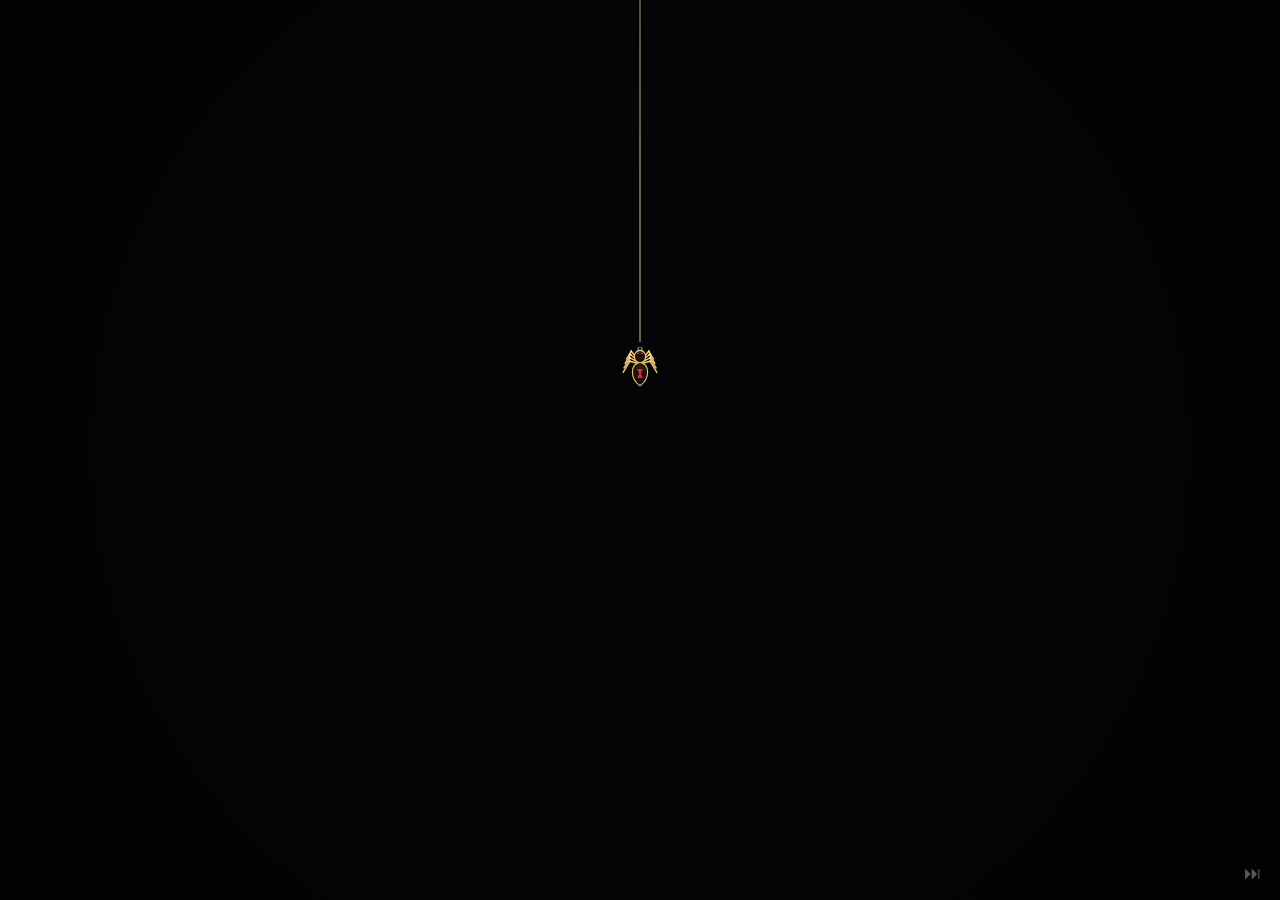
<file: games/fireandwater/index.html>
<!doctype html>
<html lang="en">
  <head>
    <meta charset="UTF-8" />
    <meta name="viewport" content="width=device-width, initial-scale=1, viewport-fit=cover, user-scalable=no" />
    <meta name="theme-color" content="#0b1020" />
    <meta name="description" content="Lumen & Umbra — a cooperative elemental platformer. Play solo or online with a friend using an invitation code." />
    <!-- Multiplayer: empty = direct browser-to-browser (no server needed on static hosting);
         "wss://host/ws" = a dedicated room server; "same-origin" = room server at /ws on this host. -->
    <meta name="lumen-umbra-server" content="" />
    <title>Lumen &amp; Umbra</title>
    <link rel="icon" href="./favicon.svg" type="image/svg+xml" />
    <link rel="preconnect" href="https://fonts.googleapis.com" />
    <link rel="preconnect" href="https://fonts.gstatic.com" crossorigin />
    <link href="https://fonts.googleapis.com/css2?family=Cinzel:wght@600;700&family=Outfit:wght@400;500;600;700&display=swap" rel="stylesheet" />
    <script type="module" crossorigin src="./assets/index-BVqfJx8Z.js"></script>
    <link rel="stylesheet" crossorigin href="./assets/index-DtVne4wj.css">
  </head>
  <body>
    <div id="app">
      <canvas id="game" aria-label="Game view"></canvas>
      <div id="hud"></div>
      <div id="screens"></div>
      <div id="overlays"></div>
    </div>
    <noscript>Lumen &amp; Umbra needs JavaScript to run.</noscript>
  </body>
</html>
</file>
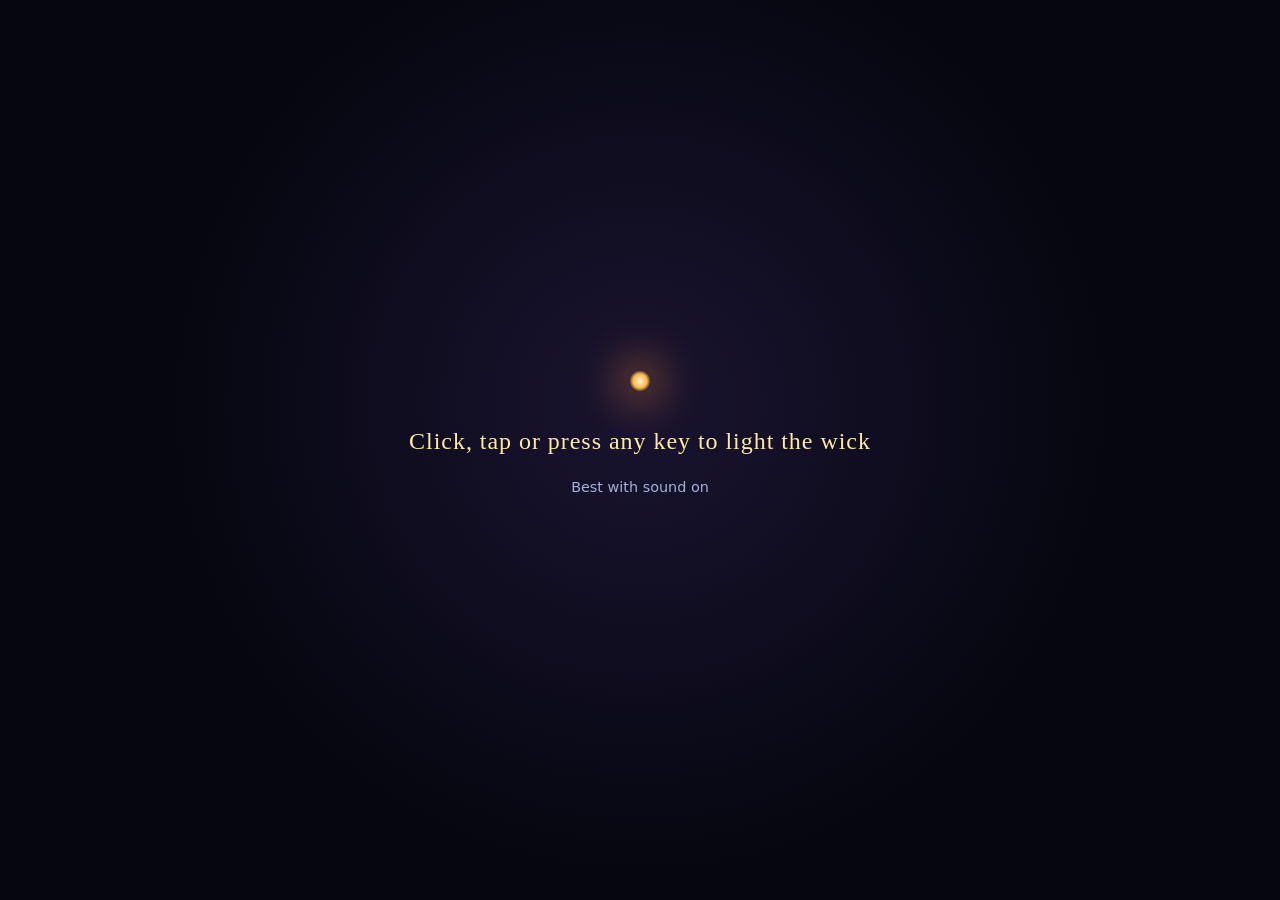
<file: games/lampkeepers/index.html>
<!doctype html>
<html lang="en">
  <head>
    <meta charset="UTF-8" />
    <meta name="viewport" content="width=device-width, initial-scale=1.0, viewport-fit=cover, user-scalable=no" />
    <meta name="theme-color" content="#0b0e22" />
    <meta name="description" content="Lampkeepers: Night of the Murk — keep the lighthouse lit against the living fog. An original lane-defense strategy game by BeaTaN Games Studio." />
    <link rel="icon" type="image/svg+xml" href="favicon.svg" />
    <title>Lampkeepers: Night of the Murk</title>
    <script type="module" crossorigin src="./assets/index-CI29d54h.js"></script>
    <link rel="stylesheet" crossorigin href="./assets/index-BxdFXFNi.css">
  </head>
  <body>
    <div id="app" aria-live="polite"></div>
    <noscript>Lampkeepers needs JavaScript to keep the lighthouse lit.</noscript>
  </body>
</html>
</file>
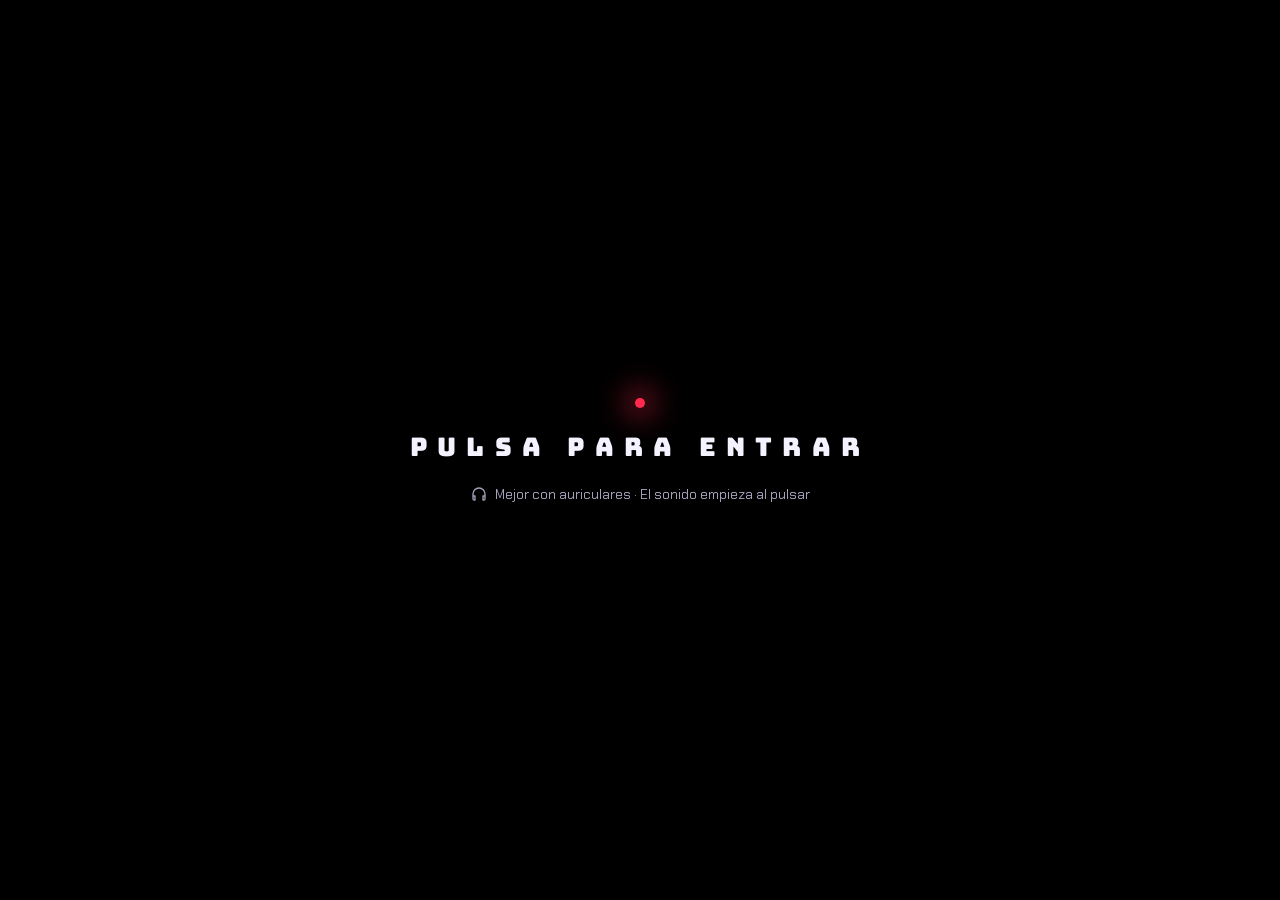
<file: games/mimic/index.html>
<!doctype html>
<html lang="es">
  <head>
    <meta charset="UTF-8" />
    <meta name="viewport" content="width=device-width, initial-scale=1, viewport-fit=cover" />
    <meta name="theme-color" content="#050307" />
    <meta name="description" content="ECOCAOS — party game multijugador de imitación de sonidos. Crea una sala, comparte el código y que empiece el caos. Por BeaTaN Games Studio." />
    <meta http-equiv="Permissions-Policy" content="microphone=(self)" />
    <title>ECOCAOS · BeaTaN Games Studio</title>
    <link rel="icon" type="image/svg+xml" href="/games/mimic/branding/ecocaos-icon.svg" />
    <link rel="manifest" href="/games/mimic/manifest.webmanifest" />
    <meta property="og:title" content="ECOCAOS" />
    <meta property="og:description" content="El sonido es tu arma. El caos es tu escenario." />
    <script type="module" crossorigin src="/games/mimic/assets/index-BtMr-2EE.js"></script>
    <link rel="modulepreload" crossorigin href="/games/mimic/assets/ui-KrQw5XMh.js">
    <link rel="stylesheet" crossorigin href="/games/mimic/assets/index-lHWP9X_3.css">
  </head>
  <body>
    <canvas id="scene" aria-hidden="true"></canvas>
    <div id="root"></div>
    <noscript>ECOCAOS necesita JavaScript para funcionar.</noscript>
  </body>
</html>
</file>
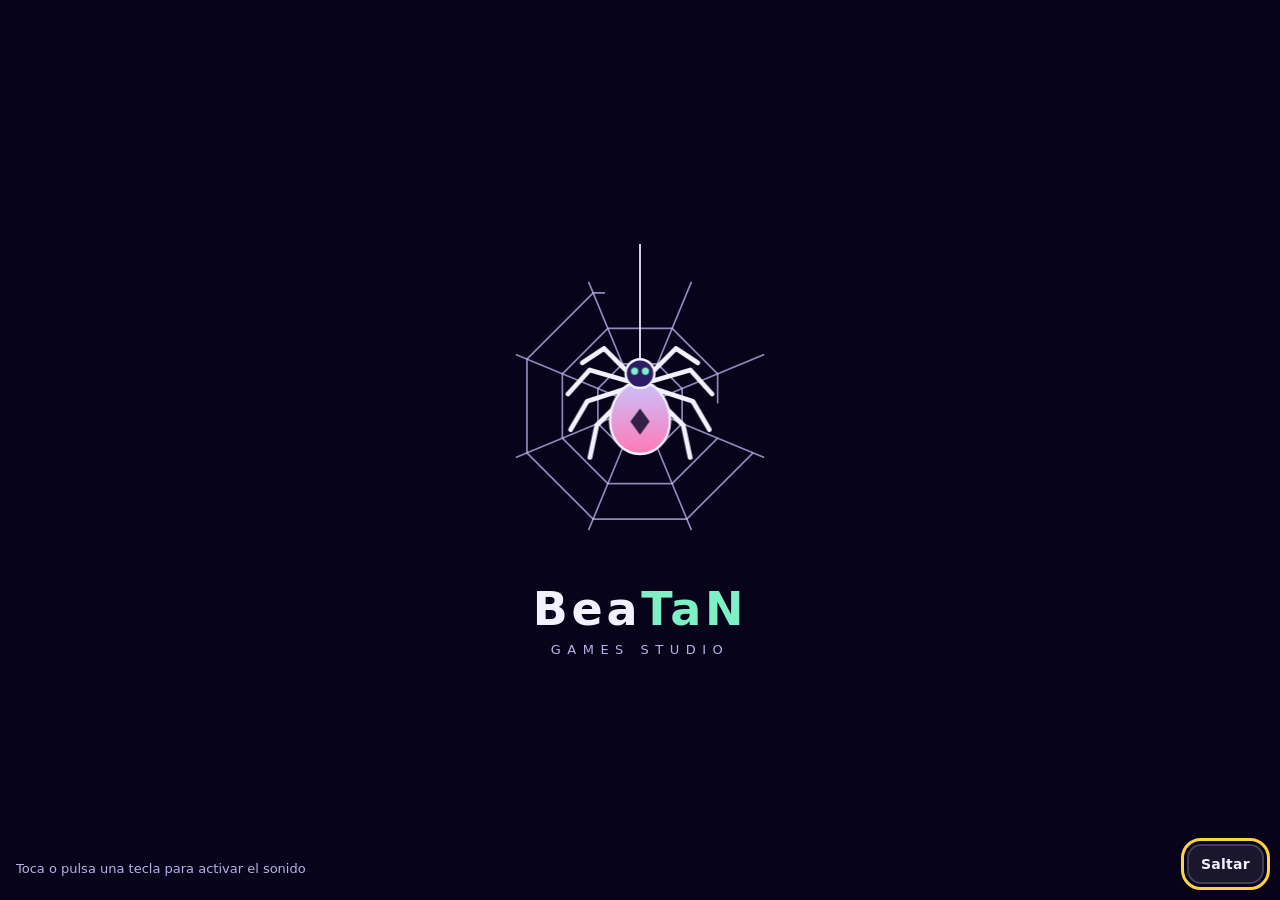
<file: games/pf/index.html>
<!doctype html>
<html lang="es">
  <head>
    <meta charset="UTF-8" />
    <meta name="viewport" content="width=device-width, initial-scale=1, viewport-fit=cover, user-scalable=no" />
    <meta name="theme-color" content="#140b2e" />
    <meta name="description" content="PISO FANTASMA — party game de supervivencia: el suelo cambia y desaparece. Por BeaTaN Games Studio." />
    <meta name="apple-mobile-web-app-capable" content="yes" />
    <link rel="icon" type="image/svg+xml" href="favicon.svg" />
    <title>PISO FANTASMA · BeaTaN Games Studio</title>
    <script type="module" crossorigin src="/games/pf/assets/index-DhD7TN-6.js"></script>
    <link rel="modulepreload" crossorigin href="/games/pf/assets/phaser-DXXWZowi.js">
    <link rel="stylesheet" crossorigin href="/games/pf/assets/index-r3hnJXqP.css">
  </head>
  <body>
    <div id="game" aria-hidden="true"></div>
    <div id="ui"></div>
    <noscript>PISO FANTASMA necesita JavaScript para funcionar. / PISO FANTASMA needs JavaScript to run.</noscript>
  </body>
</html>
</file>
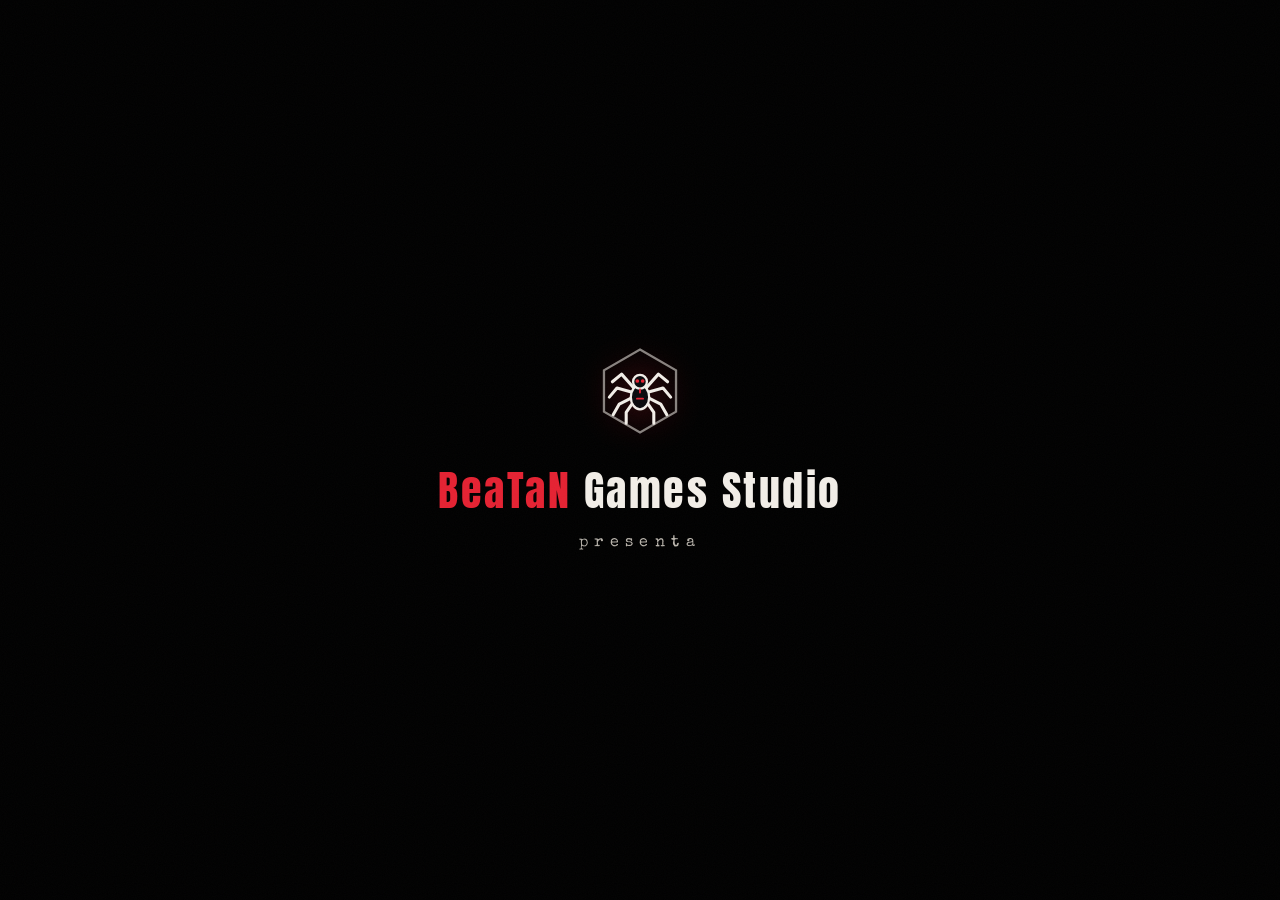
<file: games/taptap/index.html>
<!doctype html>
<html lang="es">
  <head>
    <meta charset="UTF-8" />
    <meta name="viewport" content="width=device-width, initial-scale=1, viewport-fit=cover" />
    <meta name="theme-color" content="#0A0A0D" />
    <meta name="description" content="TAP TAP O PUM PUM — supervivencia multijugador de mecanografía. Escribe. Sobrevive. No te equivoques. Un juego de BeaTaN Games Studio." />
    <meta name="color-scheme" content="dark" />
    <link rel="icon" href="./favicon.svg" type="image/svg+xml" />
    <link rel="manifest" href="./manifest.webmanifest" />
    <title>TAP TAP O PUM PUM · BeaTaN Games Studio</title>
    <script type="module" crossorigin src="./assets/index-CDYn24Ot.js"></script>
    <link rel="stylesheet" crossorigin href="./assets/index-BsXvjJfe.css">
  </head>
  <body>
    <canvas id="bg" aria-hidden="true"></canvas>
    <main id="app"></main>
    <noscript>TAP TAP O PUM PUM necesita JavaScript activado.</noscript>
  </body>
</html>
</file>
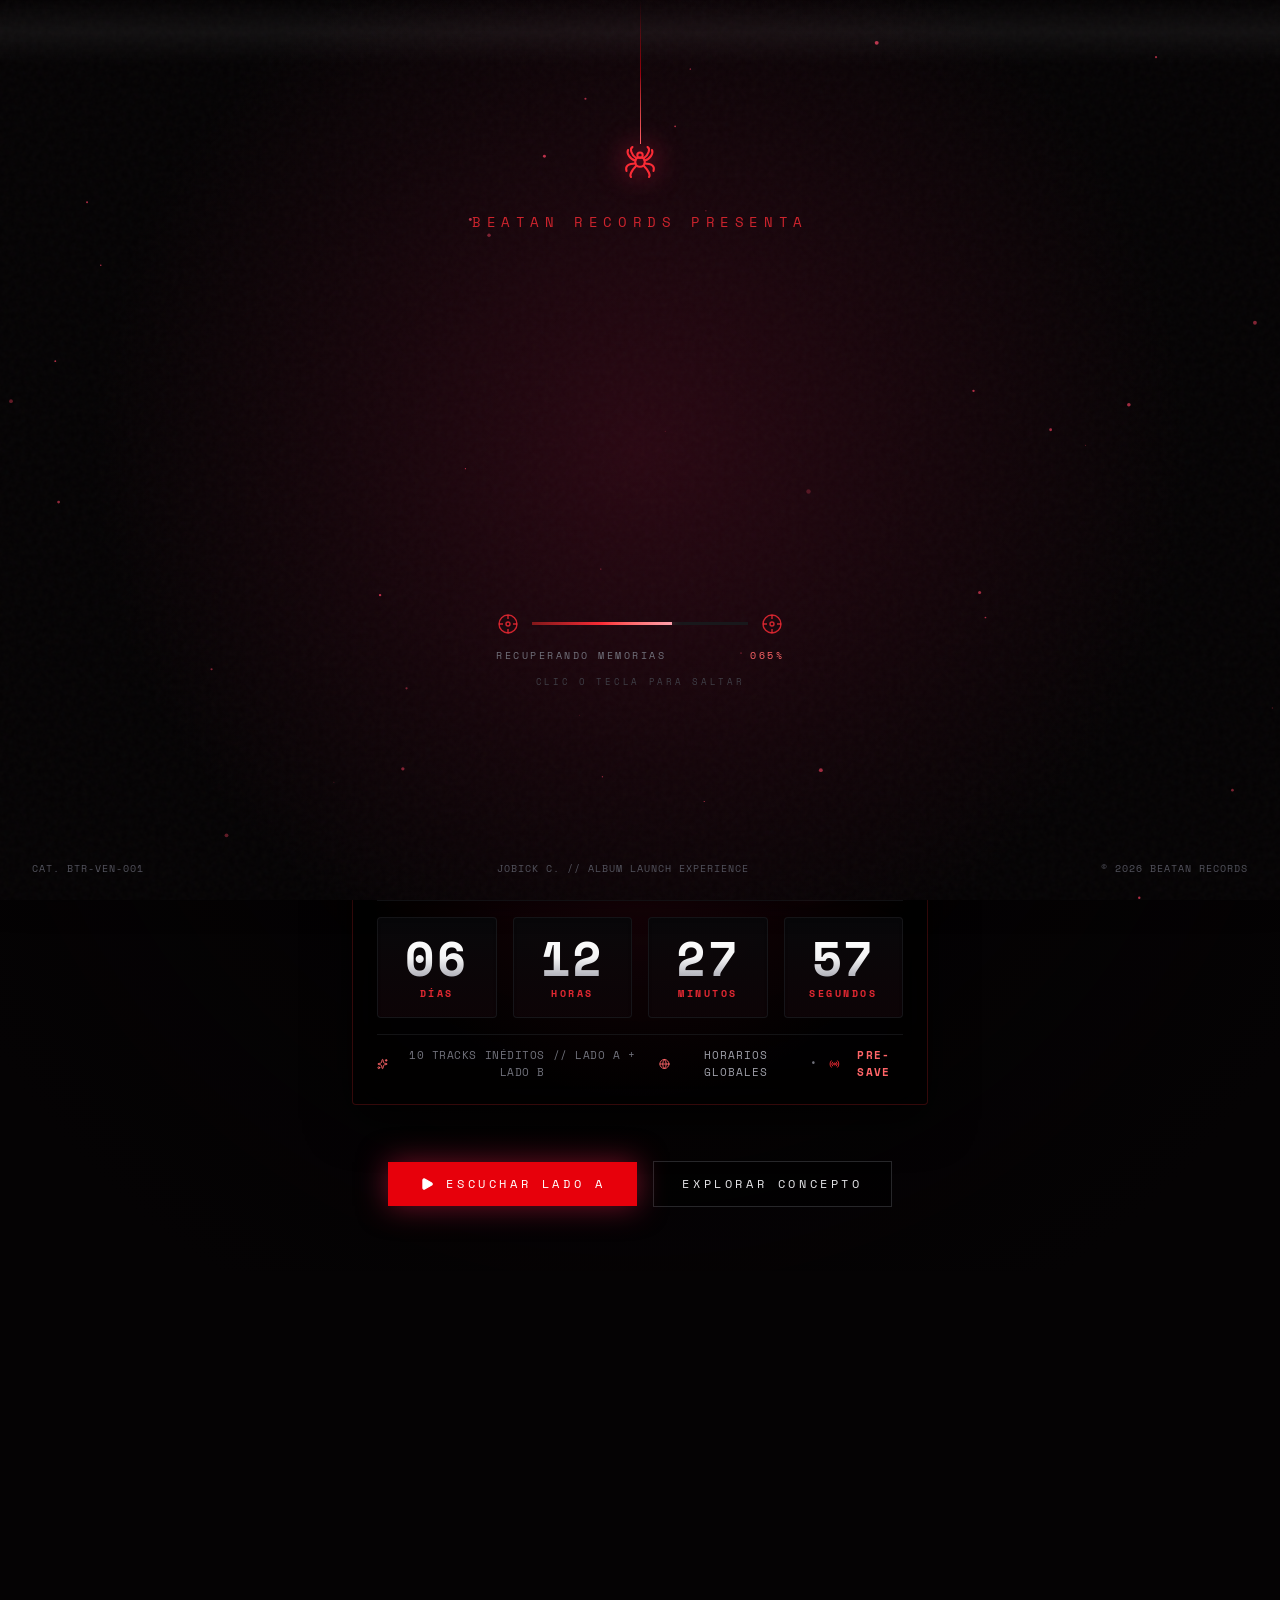
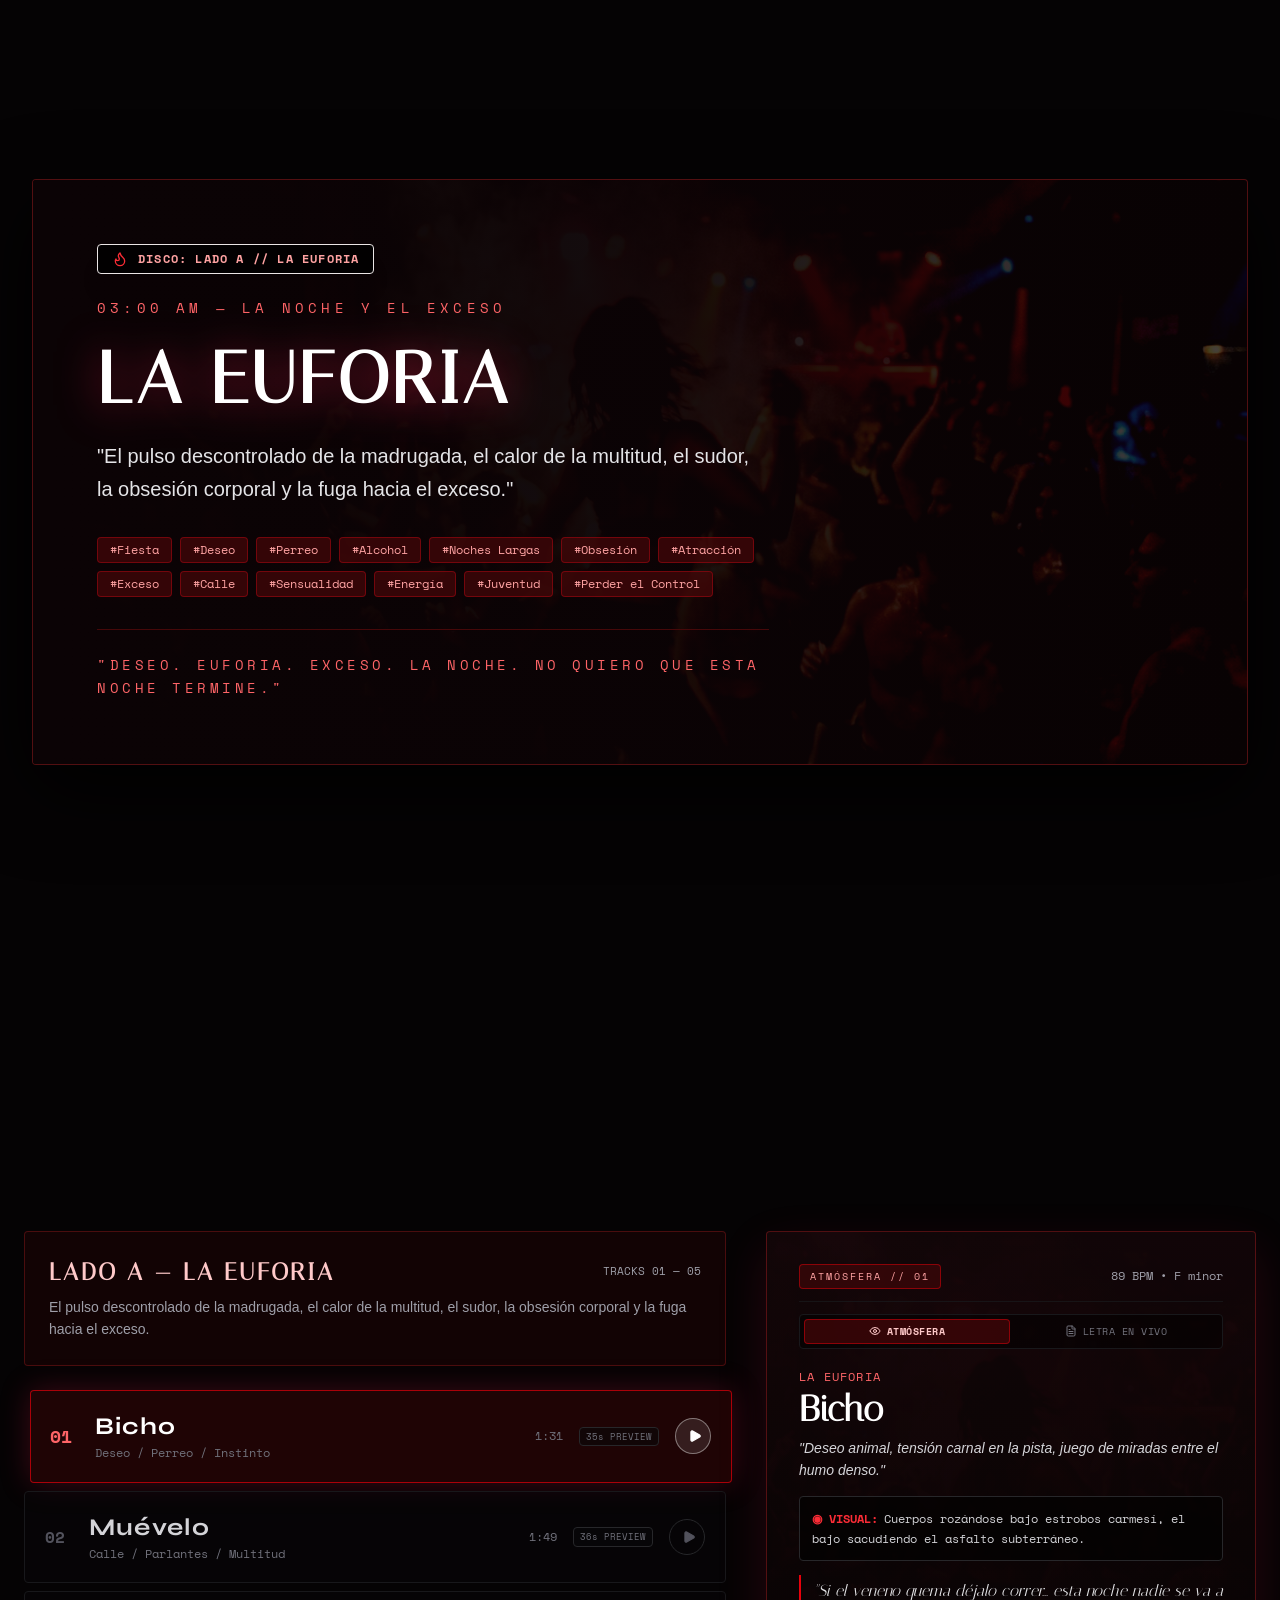
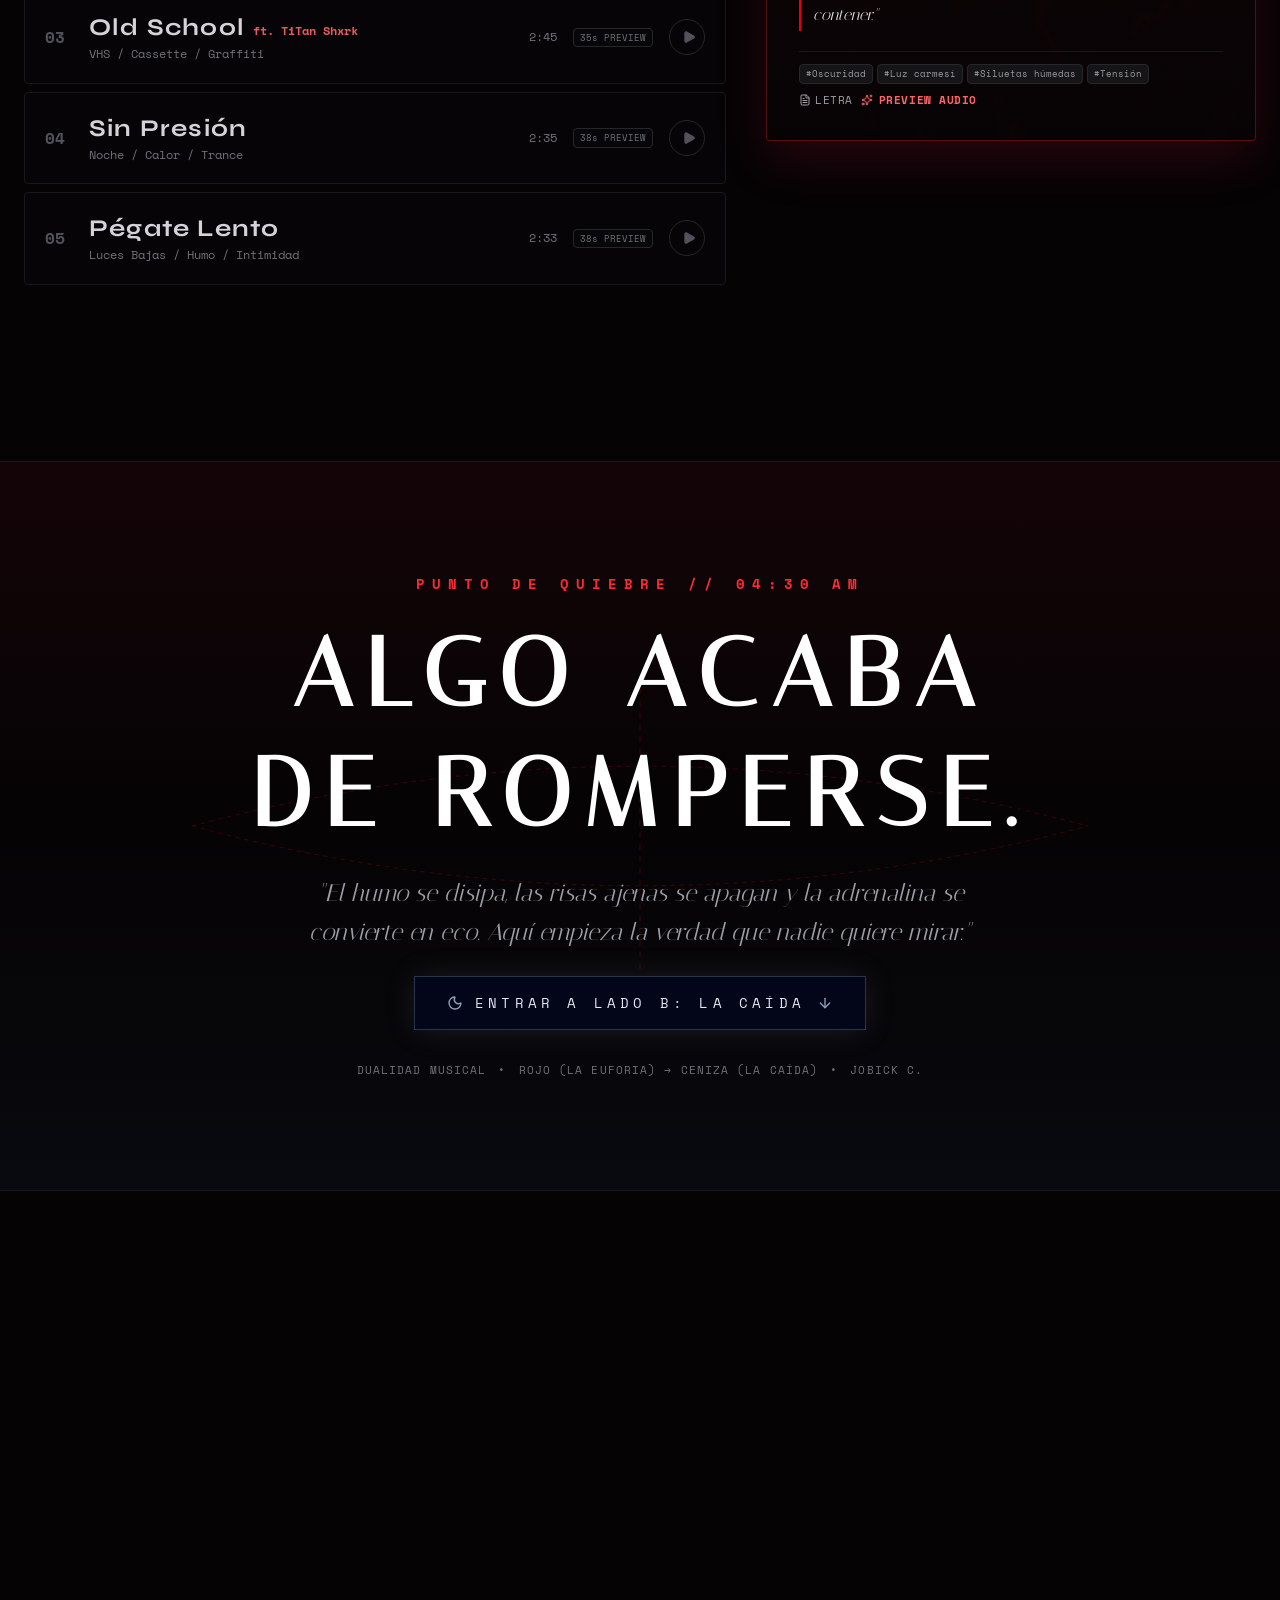
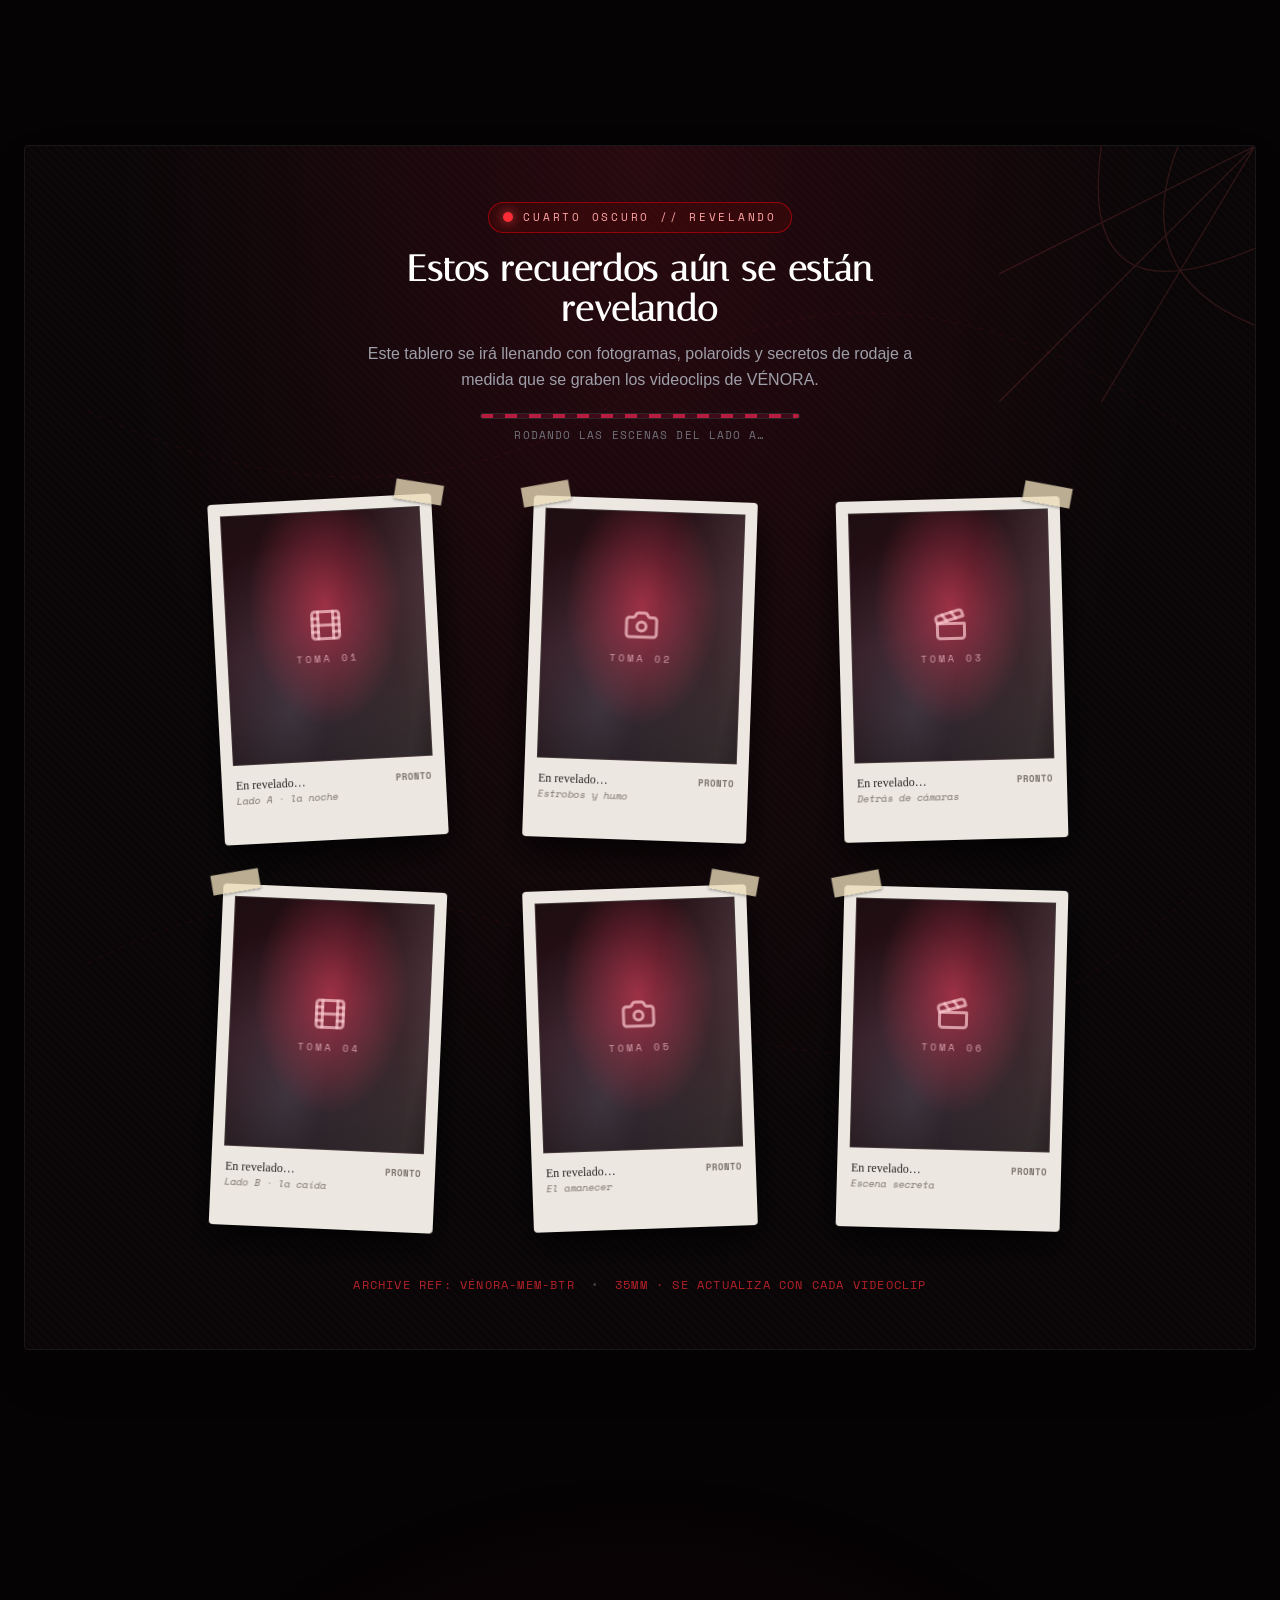
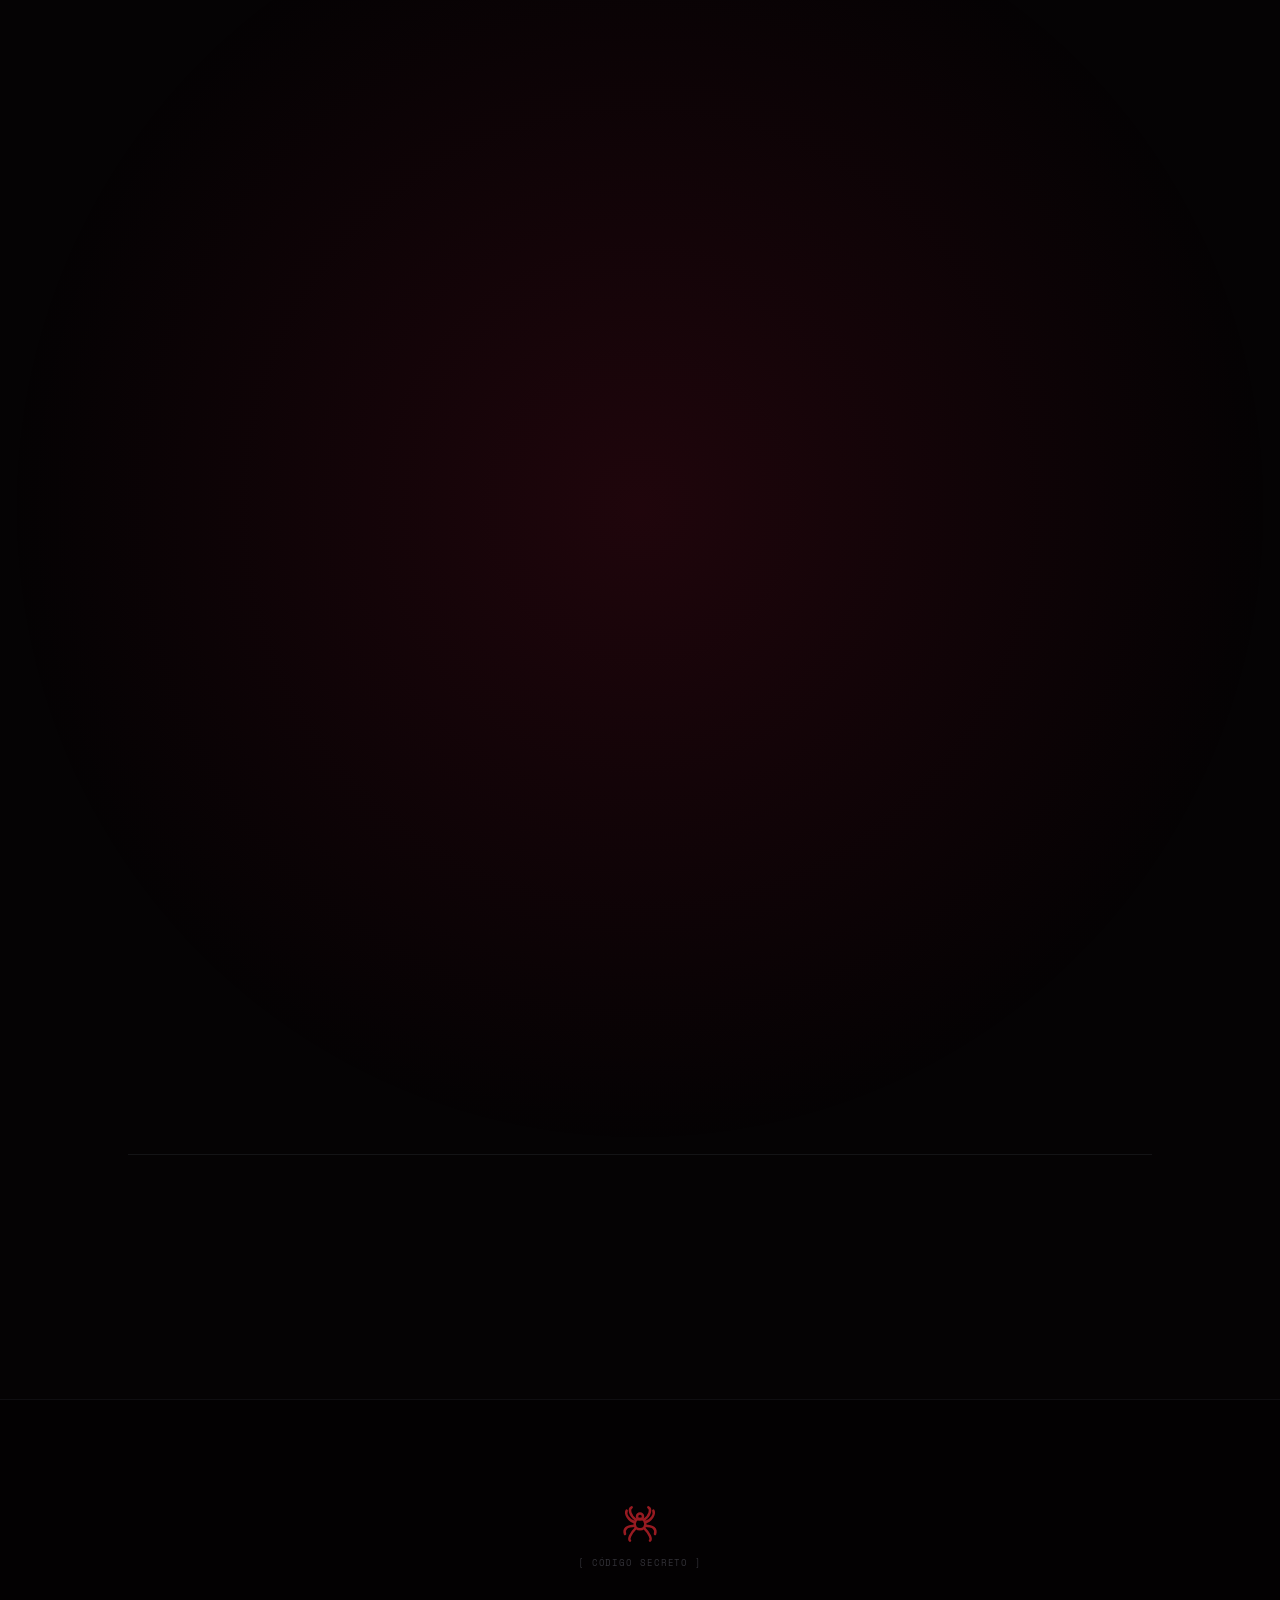
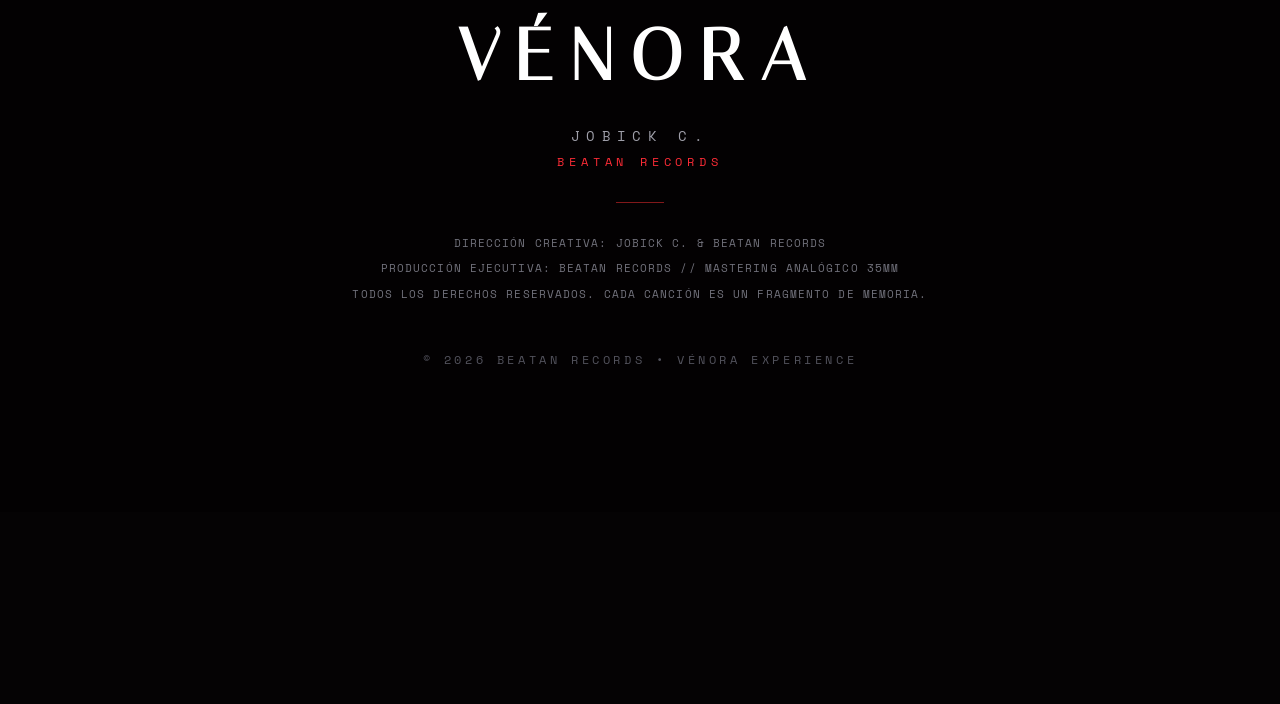
<file: records/venora/index.html>
<!doctype html>
<html lang="es" class="dark">
  <head>
    <meta charset="UTF-8" />
    <link rel="icon" type="image/svg+xml" href="data:image/svg+xml,%3Csvg xmlns='http://www.w3.org/2000/svg' viewBox='0 0 24 24' fill='none' stroke='%23e11d48' stroke-width='2' stroke-linecap='round' stroke-linejoin='round'%3E%3Cpath d='m8 19-3 3'/%3E%3Cpath d='m10 5-5-3'/%3E%3Cpath d='m14 19 3 3'/%3E%3Cpath d='m14 5 5-3'/%3E%3Cpath d='m19 14 3 3'/%3E%3Cpath d='m19 10 3-3'/%3E%3Cpath d='m5 14-3 3'/%3E%3Cpath d='m5 10-3-3'/%3E%3Ccircle cx='12' cy='12' r='3'/%3E%3Cpath d='M12 9v6'/%3E%3C/svg%3E" />
    <meta name="viewport" content="width=device-width, initial-scale=1.0, viewport-fit=cover" />
    <meta name="color-scheme" content="dark" />
    <meta name="theme-color" content="#070304" />
    <meta name="format-detection" content="telephone=no" />
    <title>VÉNORA — JOBICK C. | BeaTaN Records</title>
    <meta name="description" content="Experiencia promocional oficial de VÉNORA, el álbum conceptual de Jobick C. Dos caras: Lado A (La Euforia) y Lado B (La Caída). BeaTaN Records." />
    <meta property="og:title" content="VÉNORA — JOBICK C." />
    <meta property="og:description" content="Dos caras. Una historia. De lo que hacemos cuando la noche está viva y de lo que queda cuando finalmente se apagan las luces." />
    <meta property="og:image" content="https://beatan.com.co/records/venora/assets/web/cover.jpg" />
    <meta property="og:image:width" content="1200" />
    <meta property="og:image:height" content="1200" />
    <meta property="og:type" content="music.album" />
    <meta name="twitter:card" content="summary_large_image" />

    <!-- Google Fonts: Editorial & Raw Aesthetics -->
    <link rel="preconnect" href="https://fonts.googleapis.com" />
    <link rel="preconnect" href="https://fonts.gstatic.com" crossorigin />
    <link href="https://fonts.googleapis.com/css2?family=Cinzel:wght@500;700;900&family=Italiana&family=Plus+Jakarta+Sans:wght@300;400;600;700&family=Syne:wght@700;800;900&family=Space+Mono:ital,wght@0,400;0,700;1,400&family=Permanent+Marker&display=swap" rel="stylesheet" />

    <!-- La portada aparece en el primer pantallazo: se pide antes que el JS -->
    <link rel="preload" as="image" href="/records/venora/assets/web/cover.jpg" fetchpriority="high" />

    <style>html,body{color:#eae5e5;background:#050304;margin:0}</style>
    <script type="module" crossorigin src="/records/venora/assets/app.js?v=1791747361200"></script>
    <link rel="stylesheet" crossorigin href="/records/venora/assets/app.css?v=1791747361200">
  </head>
  <body>
    <div id="root"></div>
    <noscript>VÉNORA necesita JavaScript para mostrar la experiencia.</noscript>
  </body>
</html>
</file>
<file: assets/css/beatan.css>
/* ==========================================================================
   BeaTaN Group — sistema de diseño compartido
   Solo lo usan las landings nuevas (raíz, /flavor, /fest, /records, /games).
   Vénora y Lumen & Umbra NO cargan este archivo.
   Todas las clases propias llevan prefijo `bt-`.
   ========================================================================== */

:root {
  color-scheme: dark;

  /* Paleta base */
  --bt-ink: #07060a;
  --bt-ink-2: #0d0c11;
  --bt-graphite: #141318;
  --bt-graphite-2: #1d1c22;
  --bt-line: rgba(236, 232, 230, 0.09);
  --bt-line-strong: rgba(236, 232, 230, 0.18);
  --bt-text: #ece8e6;
  --bt-muted: #a8a2a4;
  --bt-faint: #6f6a6d;
  --bt-red: #e3262f;
  --bt-red-deep: #7d0c14;
  --bt-red-text: #ff5c63; /* rojo apto para texto sobre negro (≥ 4.5:1) */

  /* Acento por marca (las páginas lo sobrescriben) */
  --bt-accent: var(--bt-red);
  --bt-accent-text: var(--bt-red-text);
  --bt-accent-glow: rgba(227, 38, 47, 0.35);

  /* Tipografía */
  --bt-display: "Syne", "Arial Black", system-ui, sans-serif;
  --bt-serif: "Instrument Serif", Georgia, "Times New Roman", serif;
  --bt-sans: "Manrope", system-ui, -apple-system, "Segoe UI", sans-serif;
  --bt-mono: "IBM Plex Mono", ui-monospace, "Cascadia Mono", Consolas, monospace;

  /* Ritmo */
  --bt-gutter: clamp(16px, 4vw, 48px);
  --bt-max: 1240px;
  --bt-radius: 4px;
  --bt-ease: cubic-bezier(0.22, 1, 0.36, 1);
  --bt-header-h: 68px;
}

/* --------------------------------------------------------------------------
   Reset mínimo
   -------------------------------------------------------------------------- */
*,
*::before,
*::after { box-sizing: border-box; }

html {
  -webkit-text-size-adjust: 100%;
  text-size-adjust: 100%;
  scroll-behavior: smooth;
  scroll-padding-top: calc(var(--bt-header-h) + 16px);
}

body {
  margin: 0;
  min-height: 100vh;
  background: var(--bt-ink);
  color: var(--bt-text);
  font-family: var(--bt-sans);
  font-size: 1rem;
  line-height: 1.6;
  -webkit-font-smoothing: antialiased;
  overflow-x: hidden;
}

img, svg, canvas, video { display: block; max-width: 100%; }
img { height: auto; }
a { color: inherit; }
button { font: inherit; color: inherit; }
h1, h2, h3, h4, p, ul, ol, figure, blockquote { margin: 0; }
ul[role="list"], ol[role="list"] { list-style: none; padding: 0; }

::selection { background: var(--bt-accent); color: #fff; }

/* Foco visible y consistente */
:focus-visible {
  outline: 2px solid var(--bt-accent-text);
  outline-offset: 3px;
  border-radius: 2px;
}

.bt-sr-only {
  position: absolute !important;
  width: 1px; height: 1px;
  padding: 0; margin: -1px;
  overflow: hidden; clip: rect(0 0 0 0);
  white-space: nowrap; border: 0;
}

.bt-skip {
  position: fixed;
  top: 12px; left: 12px;
  z-index: 100;
  padding: 10px 16px;
  background: var(--bt-text);
  color: var(--bt-ink);
  font-weight: 600;
  text-decoration: none;
  transform: translateY(-160%);
  transition: transform 0.2s var(--bt-ease);
}
.bt-skip:focus { transform: none; }

/* Grano fotográfico muy sutil sobre todo el documento */
.bt-grain::after {
  content: "";
  position: fixed;
  inset: 0;
  pointer-events: none;
  z-index: 90;
  opacity: 0.05;
  background-image: url("data:image/svg+xml,%3Csvg xmlns='http://www.w3.org/2000/svg' width='160' height='160'%3E%3Cfilter id='n'%3E%3CfeTurbulence type='fractalNoise' baseFrequency='.9' numOctaves='2' stitchTiles='stitch'/%3E%3C/filter%3E%3Crect width='100%25' height='100%25' filter='url(%23n)'/%3E%3C/svg%3E");
}

/* --------------------------------------------------------------------------
   Layout
   -------------------------------------------------------------------------- */
.bt-wrap {
  width: 100%;
  max-width: var(--bt-max);
  margin-inline: auto;
  padding-inline: var(--bt-gutter);
}

.bt-section {
  position: relative;
  padding-block: clamp(80px, 12vw, 160px);
}

.bt-eyebrow {
  display: inline-flex;
  align-items: center;
  gap: 10px;
  font-family: var(--bt-mono);
  font-size: 0.75rem;
  letter-spacing: 0.18em;
  text-transform: uppercase;
  color: var(--bt-muted);
}
.bt-eyebrow::before {
  content: "";
  width: 28px;
  height: 1px;
  background: var(--bt-accent);
}

.bt-h2 {
  font-family: var(--bt-display);
  font-weight: 800;
  font-size: clamp(2.2rem, 6vw, 4.6rem);
  line-height: 0.98;
  letter-spacing: -0.03em;
  text-wrap: balance;
}
.bt-h2 em,
.bt-serif {
  font-family: var(--bt-serif);
  font-style: italic;
  font-weight: 400;
  letter-spacing: -0.01em;
}

.bt-lead {
  font-size: clamp(1.05rem, 1.6vw, 1.25rem);
  line-height: 1.65;
  color: var(--bt-muted);
  max-width: 60ch;
  text-wrap: pretty;
}

/* --------------------------------------------------------------------------
   Cabecera
   -------------------------------------------------------------------------- */
.bt-header {
  position: fixed;
  inset: 0 0 auto;
  z-index: 50;
  height: var(--bt-header-h);
  display: flex;
  align-items: center;
  transition: background-color 0.3s, border-color 0.3s, backdrop-filter 0.3s;
  border-bottom: 1px solid transparent;
}
.bt-header.is-scrolled {
  background: rgba(7, 6, 10, 0.78);
  -webkit-backdrop-filter: blur(14px) saturate(140%);
  backdrop-filter: blur(14px) saturate(140%);
  border-bottom-color: var(--bt-line);
}
.bt-header__inner {
  display: flex;
  align-items: center;
  justify-content: space-between;
  gap: 24px;
}

.bt-brand {
  display: inline-flex;
  align-items: center;
  gap: 12px;
  text-decoration: none;
  flex-shrink: 0;
}
.bt-brand__mark {
  width: 30px;
  height: 30px;
  color: var(--bt-text);
  transition: transform 0.6s var(--bt-ease);
}
.bt-brand:hover .bt-brand__mark { transform: translateY(2px) rotate(-6deg); }
.bt-brand__word {
  font-family: var(--bt-display);
  font-weight: 800;
  font-size: 1.15rem;
  letter-spacing: -0.02em;
  line-height: 1;
}
.bt-brand__word b { color: var(--bt-red-text); font-weight: 800; }
.bt-brand__sub {
  display: block;
  font-family: var(--bt-mono);
  font-weight: 400;
  font-size: 0.6rem;
  letter-spacing: 0.32em;
  color: var(--bt-muted);
  margin-top: 4px;
}

.bt-nav__list {
  display: flex;
  align-items: center;
  gap: clamp(14px, 2.4vw, 32px);
  list-style: none;
  margin: 0;
  padding: 0;
}
.bt-nav__link {
  position: relative;
  font-family: var(--bt-mono);
  font-size: 0.78rem;
  letter-spacing: 0.08em;
  text-transform: uppercase;
  text-decoration: none;
  color: var(--bt-muted);
  padding-block: 8px;
  transition: color 0.2s;
}
.bt-nav__link::after {
  content: "";
  position: absolute;
  left: 0; right: 0; bottom: 2px;
  height: 1px;
  background: var(--bt-accent);
  transform: scaleX(0);
  transform-origin: right;
  transition: transform 0.35s var(--bt-ease);
}
.bt-nav__link:hover,
.bt-nav__link[aria-current="page"] { color: var(--bt-text); }
.bt-nav__link:hover::after,
.bt-nav__link[aria-current="page"]::after { transform: scaleX(1); transform-origin: left; }

.bt-nav__toggle {
  display: none;
  align-items: center;
  gap: 10px;
  background: none;
  border: 1px solid var(--bt-line-strong);
  border-radius: 999px;
  padding: 8px 14px;
  font-family: var(--bt-mono);
  font-size: 0.72rem;
  letter-spacing: 0.12em;
  text-transform: uppercase;
  cursor: pointer;
}
.bt-nav__toggle-lines { display: grid; gap: 4px; width: 14px; }
.bt-nav__toggle-lines span { height: 1px; background: currentColor; transition: transform 0.3s var(--bt-ease); }
.bt-nav__toggle[aria-expanded="true"] .bt-nav__toggle-lines span:first-child { transform: translateY(2.5px) rotate(45deg); }
.bt-nav__toggle[aria-expanded="true"] .bt-nav__toggle-lines span:last-child { transform: translateY(-2.5px) rotate(-45deg); }

@media (max-width: 860px) {
  .bt-nav__toggle { display: inline-flex; }
  .bt-nav__list {
    position: fixed;
    inset: var(--bt-header-h) 0 auto;
    flex-direction: column;
    align-items: stretch;
    gap: 0;
    padding: 8px var(--bt-gutter) 28px;
    background: rgba(7, 6, 10, 0.97);
    border-bottom: 1px solid var(--bt-line);
    visibility: hidden;
    opacity: 0;
    transform: translateY(-8px);
    transition: opacity 0.25s, transform 0.25s var(--bt-ease), visibility 0s 0.25s;
  }
  .bt-nav.is-open .bt-nav__list {
    visibility: visible;
    opacity: 1;
    transform: none;
    transition: opacity 0.25s, transform 0.25s var(--bt-ease);
  }
  .bt-nav__link {
    display: block;
    padding-block: 16px;
    font-size: 0.9rem;
    border-bottom: 1px solid var(--bt-line);
  }
  .bt-nav__link::after { display: none; }
}

/* --------------------------------------------------------------------------
   Botones y chips
   -------------------------------------------------------------------------- */
.bt-btn {
  --_bg: transparent;
  --_fg: var(--bt-text);
  --_bd: var(--bt-line-strong);
  position: relative;
  display: inline-flex;
  align-items: center;
  justify-content: center;
  gap: 12px;
  min-height: 48px;
  padding: 12px 22px;
  border: 1px solid var(--_bd);
  border-radius: 999px;
  background: var(--_bg);
  color: var(--_fg);
  font-family: var(--bt-mono);
  font-size: 0.8rem;
  font-weight: 500;
  letter-spacing: 0.08em;
  text-transform: uppercase;
  text-decoration: none;
  cursor: pointer;
  overflow: hidden;
  isolation: isolate;
  transition: color 0.3s, border-color 0.3s, transform 0.3s var(--bt-ease);
}
.bt-btn::before {
  content: "";
  position: absolute;
  inset: 0;
  z-index: -1;
  background: var(--bt-accent);
  transform: translateY(101%);
  transition: transform 0.45s var(--bt-ease);
}
.bt-btn:hover { border-color: var(--bt-accent); color: #fff; }
.bt-btn:hover::before { transform: none; }
.bt-btn--solid { --_bg: var(--bt-accent); --_fg: #fff; --_bd: var(--bt-accent); }
.bt-btn--solid::before { background: var(--bt-text); }
.bt-btn--solid:hover { color: var(--bt-ink); border-color: var(--bt-text); }
.bt-btn__arrow { transition: transform 0.35s var(--bt-ease); }
.bt-btn:hover .bt-btn__arrow { transform: translateX(4px); }
.bt-btn:hover .bt-btn__arrow--ne { transform: translate(3px, -3px); }

.bt-link {
  display: inline-flex;
  align-items: center;
  gap: 8px;
  font-family: var(--bt-mono);
  font-size: 0.8rem;
  letter-spacing: 0.08em;
  text-transform: uppercase;
  text-decoration: none;
  color: var(--bt-text);
  background: linear-gradient(var(--bt-accent), var(--bt-accent)) 0 100% / 100% 1px no-repeat;
  padding-bottom: 4px;
  transition: background-size 0.35s var(--bt-ease), color 0.2s;
}
.bt-link:hover { color: var(--bt-accent-text); }

.bt-chip {
  display: inline-flex;
  align-items: center;
  gap: 8px;
  padding: 5px 11px;
  border: 1px solid var(--bt-line-strong);
  border-radius: 999px;
  font-family: var(--bt-mono);
  font-size: 0.68rem;
  letter-spacing: 0.1em;
  text-transform: uppercase;
  color: var(--bt-muted);
  white-space: nowrap;
}
.bt-chip::before {
  content: "";
  width: 6px; height: 6px;
  border-radius: 50%;
  background: currentColor;
}
.bt-chip--live { color: #6fe39a; border-color: rgba(111, 227, 154, 0.35); }
.bt-chip--dev { color: #f2c46b; border-color: rgba(242, 196, 107, 0.35); }
.bt-chip--ext { color: #8fd3ff; border-color: rgba(143, 211, 255, 0.35); }

/* --------------------------------------------------------------------------
   Pie de página
   -------------------------------------------------------------------------- */
.bt-footer {
  position: relative;
  border-top: 1px solid var(--bt-line);
  padding-block: 72px 40px;
  background: var(--bt-ink);
  overflow: hidden;
}
.bt-footer__grid {
  display: grid;
  grid-template-columns: 1.4fr repeat(3, 1fr);
  gap: 40px;
}
.bt-footer__title {
  font-family: var(--bt-mono);
  font-size: 0.7rem;
  letter-spacing: 0.18em;
  text-transform: uppercase;
  color: var(--bt-faint);
  margin-bottom: 16px;
}
.bt-footer__list { list-style: none; margin: 0; padding: 0; display: grid; gap: 10px; }
.bt-footer__list a {
  color: var(--bt-muted);
  text-decoration: none;
  font-size: 0.95rem;
  transition: color 0.2s;
}
.bt-footer__list a:hover { color: var(--bt-text); }
.bt-silk-btn {
  padding: 0;
  background: none;
  border: 0;
  color: var(--bt-muted);
  font-size: 0.95rem;
  cursor: pointer;
  transition: color 0.2s;
}
.bt-silk-btn:hover { color: var(--bt-text); }
.bt-silk-btn[aria-pressed="true"] { color: var(--bt-red-text); }
.bt-silk-btn[aria-pressed="true"]::after { content: " · activa"; }
.bt-footer__note { color: var(--bt-muted); font-size: 0.95rem; max-width: 34ch; margin-top: 16px; }
.bt-footer__bottom {
  margin-top: 64px;
  padding-top: 24px;
  border-top: 1px solid var(--bt-line);
  display: flex;
  flex-wrap: wrap;
  justify-content: space-between;
  gap: 16px;
  font-family: var(--bt-mono);
  font-size: 0.7rem;
  letter-spacing: 0.08em;
  color: var(--bt-faint);
}
.bt-footer__giant {
  font-family: var(--bt-display);
  font-weight: 800;
  font-size: clamp(4rem, 19vw, 17rem);
  line-height: 0.8;
  letter-spacing: -0.06em;
  color: transparent;
  -webkit-text-stroke: 1px var(--bt-line-strong);
  margin-top: 56px;
  user-select: none;
  white-space: nowrap;
}

@media (max-width: 860px) {
  .bt-footer__grid { grid-template-columns: 1fr 1fr; }
  .bt-footer__grid > :first-child { grid-column: 1 / -1; }
}

/* --------------------------------------------------------------------------
   Revelado al hacer scroll (solo si JS lo activa)
   -------------------------------------------------------------------------- */
.bt-js .bt-reveal {
  opacity: 0;
  transform: translateY(28px);
  transition: opacity 0.9s var(--bt-ease), transform 0.9s var(--bt-ease);
  transition-delay: var(--bt-delay, 0s);
}
.bt-js .bt-reveal.is-in { opacity: 1; transform: none; }

/* --------------------------------------------------------------------------
   Easter egg: araña colgando de su hilo (ver docs/easter-eggs.md)
   -------------------------------------------------------------------------- */
.bt-dangler {
  position: fixed;
  top: 0;
  right: clamp(10px, 1.4vw, 24px);
  z-index: 40;
  width: 28px;
  display: flex;
  flex-direction: column;
  align-items: center;
  pointer-events: none;
}
.bt-dangler__thread {
  width: 1px;
  height: calc(var(--bt-header-h) + var(--bt-drop, 0px));
  background: linear-gradient(to bottom, transparent, rgba(236, 232, 230, 0.35));
  transition: height 0.5s var(--bt-ease);
}
.bt-dangler__spider {
  pointer-events: auto;
  width: 28px;
  height: 28px;
  padding: 0;
  border: 0;
  background: none;
  color: var(--bt-text);
  cursor: pointer;
  transform-origin: 50% -40px;
  animation: bt-sway 5s ease-in-out infinite;
}
.bt-dangler__spider svg { width: 100%; height: 100%; }
.bt-dangler.is-climbing .bt-dangler__thread { height: 0; transition-duration: 0.9s; }
.bt-dangler.is-climbing .bt-dangler__spider { opacity: 0; transition: opacity 0.3s 0.7s; }
@keyframes bt-sway {
  0%, 100% { transform: rotate(-4deg); }
  50% { transform: rotate(4deg); }
}
@media (max-width: 600px) { .bt-dangler { display: none; } }

/* Toast discreto para los descubrimientos */
.bt-toast {
  position: fixed;
  left: 50%;
  bottom: 24px;
  z-index: 95;
  max-width: calc(100vw - 32px);
  padding: 12px 18px;
  border: 1px solid var(--bt-line-strong);
  border-radius: 999px;
  background: rgba(13, 12, 17, 0.92);
  -webkit-backdrop-filter: blur(10px);
  backdrop-filter: blur(10px);
  font-family: var(--bt-mono);
  font-size: 0.75rem;
  letter-spacing: 0.06em;
  color: var(--bt-text);
  transform: translate(-50%, 20px);
  opacity: 0;
  pointer-events: none;
  transition: opacity 0.35s, transform 0.35s var(--bt-ease);
}
.bt-toast.is-on { opacity: 1; transform: translate(-50%, 0); }

/* Modo «Seda roja» (easter egg por teclado) */
.bt-silk {
  --bt-line: rgba(255, 92, 99, 0.16);
  --bt-line-strong: rgba(255, 92, 99, 0.32);
}
.bt-silk body { background: radial-gradient(1200px 800px at 50% -10%, rgba(125, 12, 20, 0.45), transparent 70%), var(--bt-ink); }

/* --------------------------------------------------------------------------
   Movimiento reducido: todo queda estático y legible
   -------------------------------------------------------------------------- */
@media (prefers-reduced-motion: reduce) {
  html { scroll-behavior: auto; }
  *,
  *::before,
  *::after {
    animation-duration: 0.001ms !important;
    animation-iteration-count: 1 !important;
    transition-duration: 0.001ms !important;
  }
  .bt-js .bt-reveal { opacity: 1; transform: none; }
}
</file>
<file: assets/css/home.css>
/* ==========================================================================
   BeaTaN Group — landing principal (/)
   ========================================================================== */

/* --------------------------------------------------------------------------
   Hero
   -------------------------------------------------------------------------- */
.bt-hero {
  position: relative;
  min-height: 100vh;
  min-height: 100svh;
  display: flex;
  flex-direction: column;
  justify-content: center;
  padding-top: calc(var(--bt-header-h) + 40px);
  padding-bottom: 120px;
  overflow: hidden;
  isolation: isolate;
}
.bt-hero__web {
  position: absolute;
  inset: 0;
  z-index: -1;
}
.bt-hero__web canvas {
  position: absolute;
  inset: 0;
  width: 100%;
  height: 100%;
  cursor: crosshair;
  opacity: 0;
  transition: opacity 0.8s;
}
.bt-hero__web canvas.is-ready { opacity: 1; }
/* Fallback sin JS: una red estática dibujada con SVG */
.bt-hero__fallback {
  position: absolute;
  right: -10%;
  top: 50%;
  width: min(80vw, 900px);
  transform: translateY(-50%);
  opacity: 0.35;
  color: var(--bt-text);
}
.bt-js .bt-hero__fallback { display: none; }
.bt-hero__web::after {
  /* viñeta para que el texto respire sobre la red */
  content: "";
  position: absolute;
  inset: 0;
  pointer-events: none;
  background:
    linear-gradient(90deg, var(--bt-ink) 0%, rgba(7, 6, 10, 0.85) 30%, rgba(7, 6, 10, 0) 62%),
    linear-gradient(0deg, var(--bt-ink) 0%, rgba(7, 6, 10, 0) 26%);
}

.bt-hero__content { position: relative; max-width: 720px; }
.bt-hero__title {
  margin-top: 28px;
  font-family: var(--bt-display);
  font-weight: 800;
  font-size: clamp(2.6rem, 8vw, 7.2rem);
  line-height: 0.9;
  letter-spacing: -0.045em;
}
.bt-hero__title em {
  display: inline-block;
  font-family: var(--bt-serif);
  font-style: italic;
  font-weight: 400;
  letter-spacing: -0.02em;
  color: var(--bt-red-text);
  padding-right: 0.06em;
}
.bt-hero__title .bt-line { display: block; }
.bt-hero__lead { margin-top: 32px; }
.bt-hero__actions {
  display: flex;
  flex-wrap: wrap;
  gap: 14px;
  margin-top: 40px;
}

/* Entrada del hero: rápida, nunca bloquea */
.bt-js .bt-hero [data-enter] {
  opacity: 0;
  transform: translateY(18px);
  animation: bt-enter 1s var(--bt-ease) forwards;
  animation-delay: calc(var(--i, 0) * 90ms + 120ms);
}
@keyframes bt-enter { to { opacity: 1; transform: none; } }

/* Etiquetas de marca sobre la red */
.bt-anchor {
  position: absolute;
  left: 0;
  top: 0;
  display: none;
  align-items: center;
  gap: 8px;
  padding: 6px 4px;
  font-family: var(--bt-mono);
  font-size: 0.7rem;
  letter-spacing: 0.14em;
  text-transform: uppercase;
  text-decoration: none;
  color: var(--bt-muted);
  white-space: nowrap;
  transition: color 0.2s;
}
.bt-anchor::before {
  content: "";
  width: 7px;
  height: 7px;
  border: 1px solid currentColor;
  border-radius: 50%;
  transition: background-color 0.2s, border-color 0.2s;
}
.bt-anchor:hover { color: var(--bt-text); }
.bt-anchor:hover::before { background: var(--bt-red); border-color: var(--bt-red); }
.bt-js .bt-anchor { display: inline-flex; }
@media (max-width: 859px) { .bt-js .bt-anchor { display: none; } }

.bt-hero__foot {
  position: absolute;
  left: 0;
  right: 0;
  bottom: 28px;
}
.bt-hero__foot .bt-wrap {
  display: flex;
  justify-content: space-between;
  align-items: flex-end;
  gap: 24px;
}
.bt-hero__index {
  display: flex;
  flex-wrap: wrap;
  gap: 6px 22px;
  list-style: none;
  margin: 0;
  padding: 0;
  font-family: var(--bt-mono);
  font-size: 0.72rem;
  letter-spacing: 0.1em;
  text-transform: uppercase;
  color: var(--bt-faint);
}
.bt-hero__index a { color: var(--bt-muted); text-decoration: none; }
.bt-hero__index a:hover { color: var(--bt-text); }
.bt-hero__index span { color: var(--bt-red-text); margin-right: 6px; }

.bt-pluck {
  display: inline-flex;
  align-items: center;
  gap: 10px;
  padding: 8px 0;
  background: none;
  border: 0;
  font-family: var(--bt-mono);
  font-size: 0.7rem;
  letter-spacing: 0.14em;
  text-transform: uppercase;
  color: var(--bt-faint);
  cursor: pointer;
  white-space: nowrap;
}
.bt-pluck:hover { color: var(--bt-text); }
.bt-pluck__dot {
  width: 9px;
  height: 9px;
  border-radius: 50%;
  background: var(--bt-red);
  box-shadow: 0 0 0 0 var(--bt-accent-glow);
  animation: bt-ping 2.6s ease-out infinite;
}
@keyframes bt-ping {
  0% { box-shadow: 0 0 0 0 rgba(227, 38, 47, 0.5); }
  70%, 100% { box-shadow: 0 0 0 12px rgba(227, 38, 47, 0); }
}
.bt-no-js-hide { display: none; }
.bt-js .bt-no-js-hide { display: inline-flex; }

@media (max-width: 859px) {
  .bt-hero { justify-content: flex-end; padding-bottom: 150px; }
  .bt-hero__web::after {
    background: linear-gradient(0deg, var(--bt-ink) 0%, rgba(7, 6, 10, 0.9) 48%, rgba(7, 6, 10, 0.2) 80%);
  }
  .bt-hero__foot .bt-wrap { flex-direction: column; align-items: flex-start; }
}

/* --------------------------------------------------------------------------
   Manifiesto corto bajo el hero
   -------------------------------------------------------------------------- */
.bt-manifesto {
  padding-block: clamp(72px, 10vw, 140px);
  border-top: 1px solid var(--bt-line);
}
.bt-manifesto__text {
  font-family: var(--bt-serif);
  font-size: clamp(1.8rem, 4.4vw, 3.6rem);
  line-height: 1.12;
  letter-spacing: -0.015em;
  max-width: 22ch;
  text-wrap: balance;
}
.bt-manifesto__text strong {
  font-family: var(--bt-display);
  font-weight: 700;
  font-style: normal;
  font-size: 0.82em;
  letter-spacing: -0.03em;
}
.bt-manifesto__grid {
  display: grid;
  grid-template-columns: 1fr minmax(0, 360px);
  gap: 48px;
  align-items: end;
}
@media (max-width: 860px) {
  .bt-manifesto__grid { grid-template-columns: 1fr; }
}

/* --------------------------------------------------------------------------
   Universos: cuatro mundos unidos por un hilo vertical
   -------------------------------------------------------------------------- */
.bt-worlds__head {
  display: grid;
  grid-template-columns: 1fr minmax(0, 420px);
  gap: 40px;
  align-items: end;
  margin-bottom: clamp(56px, 8vw, 110px);
}
@media (max-width: 860px) { .bt-worlds__head { grid-template-columns: 1fr; } }

.bt-worlds__list {
  position: relative;
  list-style: none;
  margin: 0;
  padding: 0;
  display: grid;
  gap: clamp(72px, 11vw, 150px);
}
/* el hilo maestro que une los cuatro mundos */
.bt-worlds__list::before {
  content: "";
  position: absolute;
  left: 50%;
  top: -40px;
  bottom: -40px;
  width: 1px;
  background: linear-gradient(to bottom, transparent, var(--bt-line-strong) 6%, var(--bt-line-strong) 94%, transparent);
}

.bt-world {
  --w-accent: var(--bt-red);
  --w-accent-text: var(--bt-red-text);
  position: relative;
  display: grid;
  grid-template-columns: 1fr 1fr;
  gap: clamp(32px, 7vw, 110px);
  align-items: center;
}
.bt-world::before {
  /* nudo donde el mundo se ata al hilo */
  content: "";
  position: absolute;
  left: 50%;
  top: 50%;
  width: 11px;
  height: 11px;
  margin: -5.5px 0 0 -5.5px;
  border-radius: 50%;
  background: var(--bt-ink);
  border: 1px solid var(--w-accent);
  box-shadow: 0 0 0 6px var(--bt-ink);
  z-index: 1;
}
.bt-world:nth-child(even) .bt-world__art { order: 2; }

.bt-world__art {
  position: relative;
  aspect-ratio: 4 / 5;
  border-radius: var(--bt-radius);
  overflow: hidden;
  isolation: isolate;
  border: 1px solid var(--bt-line);
}
.bt-world__body { max-width: 470px; }
.bt-world:nth-child(even) .bt-world__body { justify-self: end; }

.bt-world__num {
  display: flex;
  align-items: center;
  gap: 14px;
  font-family: var(--bt-mono);
  font-size: 0.75rem;
  letter-spacing: 0.16em;
  color: var(--bt-faint);
  text-transform: uppercase;
}
.bt-world__num b { color: var(--w-accent-text); font-weight: 500; }
.bt-world__name {
  margin-top: 22px;
  font-family: var(--bt-display);
  font-weight: 800;
  font-size: clamp(2.4rem, 5vw, 4rem);
  line-height: 0.95;
  letter-spacing: -0.035em;
}
.bt-world__name small {
  display: block;
  font-family: var(--bt-mono);
  font-weight: 400;
  font-size: 0.75rem;
  letter-spacing: 0.28em;
  color: var(--bt-muted);
  margin-bottom: 10px;
}
.bt-world__tag {
  margin-top: 14px;
  font-family: var(--bt-serif);
  font-style: italic;
  font-size: clamp(1.3rem, 2.2vw, 1.7rem);
  color: var(--w-accent-text);
  line-height: 1.2;
}
.bt-world__desc { margin-top: 20px; color: var(--bt-muted); }
.bt-world__meta {
  display: flex;
  flex-wrap: wrap;
  align-items: center;
  gap: 14px 22px;
  margin-top: 30px;
}
.bt-world .bt-btn { --bt-accent: var(--w-accent); }

@media (max-width: 860px) {
  .bt-worlds__list::before { left: 0; }
  .bt-world { grid-template-columns: 1fr; padding-left: 28px; gap: 28px; }
  .bt-world::before { left: 0; top: 0; }
  .bt-world:nth-child(even) .bt-world__art { order: 0; }
  .bt-world:nth-child(even) .bt-world__body { justify-self: start; }
  .bt-world__art { aspect-ratio: 5 / 4; }
}

/* ---- Flavor: brasa, vapor y papel tostado ---- */
.bt-world--flavor { --w-accent: #f0782f; --w-accent-text: #ffa36b; }
.bt-art-flavor {
  background:
    radial-gradient(70% 55% at 50% 78%, rgba(240, 120, 47, 0.55), transparent 70%),
    radial-gradient(40% 30% at 50% 85%, rgba(255, 196, 120, 0.4), transparent 70%),
    linear-gradient(180deg, #120a07 0%, #1c0f09 60%, #2a140b 100%);
}
.bt-art-flavor__steam {
  position: absolute;
  inset: 6% 10% 30%;
  width: 80%;
  height: 64%;
  color: rgba(255, 214, 180, 0.55);
}
.bt-art-flavor__steam path {
  stroke-dasharray: 6 10;
  animation: bt-steam 9s linear infinite;
}
.bt-art-flavor__steam path:nth-child(2) { animation-duration: 12s; }
.bt-art-flavor__steam path:nth-child(3) { animation-duration: 10.5s; }
@keyframes bt-steam { to { stroke-dashoffset: -160; } }
.bt-art-flavor__word {
  position: absolute;
  left: 0;
  right: 0;
  bottom: 9%;
  text-align: center;
  font-family: var(--bt-serif);
  font-style: italic;
  font-size: clamp(3.2rem, 8vw, 6.4rem);
  line-height: 1;
  color: #ffe2c6;
  text-shadow: 0 0 40px rgba(240, 120, 47, 0.6);
}
.bt-art-flavor__plate {
  position: absolute;
  left: 50%;
  bottom: 26%;
  width: 56%;
  aspect-ratio: 1;
  transform: translateX(-50%) rotateX(72deg);
  border-radius: 50%;
  border: 1px solid rgba(255, 214, 180, 0.28);
  box-shadow: inset 0 0 0 14px rgba(255, 214, 180, 0.05);
}

/* ---- Fest: haces de luz, pulso y tipografía cinética ---- */
.bt-world--fest { --w-accent: #c03cff; --w-accent-text: #d989ff; }
.bt-art-fest {
  container-type: inline-size;
  background: radial-gradient(90% 60% at 50% 0%, #2a0c3a 0%, #0b0610 60%, #050307 100%);
}
.bt-art-fest__beams {
  position: absolute;
  inset: -40% -40% 30%;
  background:
    conic-gradient(from 160deg at 30% 0%, transparent 0deg, rgba(192, 60, 255, 0.35) 10deg, transparent 22deg, transparent 360deg),
    conic-gradient(from 175deg at 70% 0%, transparent 0deg, rgba(227, 38, 47, 0.32) 9deg, transparent 20deg, transparent 360deg),
    conic-gradient(from 168deg at 50% 0%, transparent 0deg, rgba(255, 255, 255, 0.12) 6deg, transparent 14deg, transparent 360deg);
  filter: blur(6px);
  transform-origin: 50% 0%;
  animation: bt-beams 7s ease-in-out infinite alternate;
}
@keyframes bt-beams {
  from { transform: rotate(-7deg); }
  to { transform: rotate(7deg); }
}
.bt-art-fest__word {
  position: absolute;
  left: -2%;
  right: -2%;
  bottom: 16%;
  font-family: var(--bt-display);
  font-weight: 800;
  font-size: 4rem;
  font-size: 31cqw;
  line-height: 0.82;
  letter-spacing: -0.06em;
  text-align: center;
  color: transparent;
  -webkit-text-stroke: 1.2px rgba(236, 232, 230, 0.75);
}
.bt-art-fest__word span { display: block; color: var(--bt-text); -webkit-text-stroke: 0; }
.bt-art-fest__eq {
  position: absolute;
  left: 8%;
  right: 8%;
  bottom: 6%;
  height: 8%;
  display: flex;
  align-items: flex-end;
  gap: 3%;
}
.bt-art-fest__eq i {
  flex: 1;
  height: 100%;
  background: linear-gradient(to top, var(--w-accent), rgba(227, 38, 47, 0.8));
  transform-origin: bottom;
  animation: bt-eq 1.2s ease-in-out infinite alternate;
  animation-delay: calc(var(--d) * -0.17s);
  border-radius: 1px;
}
@keyframes bt-eq {
  0% { transform: scaleY(0.15); }
  100% { transform: scaleY(1); }
}

/* ---- Records: vinilo cuyos surcos son una telaraña ---- */
.bt-world--records { --w-accent: var(--bt-red); --w-accent-text: var(--bt-red-text); }
.bt-art-records {
  background: radial-gradient(80% 70% at 30% 20%, #2a0a0e 0%, #0b0708 70%);
  display: grid;
  place-items: center;
}
.bt-art-records__disc {
  width: 78%;
  aspect-ratio: 1;
  border-radius: 50%;
  box-shadow: 0 30px 80px rgba(0, 0, 0, 0.7), 0 0 0 1px rgba(255, 255, 255, 0.04);
  animation: bt-spin 14s linear infinite;
  animation-play-state: paused;
}
.bt-world--records:hover .bt-art-records__disc,
.bt-world--records:focus-within .bt-art-records__disc { animation-play-state: running; }
@keyframes bt-spin { to { transform: rotate(360deg); } }
.bt-art-records__arm {
  position: absolute;
  right: 7%;
  top: 9%;
  width: 34%;
  color: rgba(236, 232, 230, 0.5);
  transform-origin: 85% 12%;
  transform: rotate(-6deg);
  transition: transform 1.2s var(--bt-ease);
}
.bt-world--records:hover .bt-art-records__arm,
.bt-world--records:focus-within .bt-art-records__arm { transform: rotate(12deg); }

/* ---- Code: terminal, rejilla y cursor ---- */
.bt-world--code { --w-accent: #38c8f0; --w-accent-text: #7fdcff; }
.bt-art-code {
  background:
    linear-gradient(rgba(56, 200, 240, 0.07) 1px, transparent 1px) 0 0 / 28px 28px,
    linear-gradient(90deg, rgba(56, 200, 240, 0.07) 1px, transparent 1px) 0 0 / 28px 28px,
    radial-gradient(70% 60% at 70% 30%, #0a2230 0%, #05090c 75%);
  padding: 9% 8%;
  display: flex;
  flex-direction: column;
  justify-content: flex-end;
}
.bt-art-code__term {
  border: 1px solid rgba(127, 220, 255, 0.25);
  border-radius: 6px;
  background: rgba(3, 8, 11, 0.86);
  font-family: var(--bt-mono);
  font-size: clamp(0.7rem, 1.1vw, 0.85rem);
  line-height: 1.75;
  color: #b9e9f7;
  box-shadow: 0 30px 80px rgba(0, 0, 0, 0.6);
}
.bt-art-code__bar {
  display: flex;
  gap: 6px;
  padding: 10px 12px;
  border-bottom: 1px solid rgba(127, 220, 255, 0.14);
}
.bt-art-code__bar i { width: 8px; height: 8px; border-radius: 50%; background: rgba(127, 220, 255, 0.25); }
.bt-art-code__bar i:first-child { background: var(--bt-red); }
.bt-art-code__term pre {
  margin: 0;
  padding: 14px 16px 18px;
  white-space: pre-wrap;
  font: inherit;
}
.bt-art-code__term .c { color: #5f8796; }
.bt-art-code__term .k { color: #7fdcff; }
.bt-art-code__term .s { color: #ff8a8f; }
.bt-cursor {
  display: inline-block;
  width: 0.6em;
  height: 1.1em;
  vertical-align: text-bottom;
  background: var(--bt-red);
  animation: bt-blink 1.1s steps(1) infinite;
}
@keyframes bt-blink { 50% { opacity: 0; } }
.bt-art-code__glyph {
  position: absolute;
  top: 9%;
  left: 8%;
  font-family: var(--bt-display);
  font-weight: 800;
  font-size: clamp(3.6rem, 9vw, 7rem);
  line-height: 0.85;
  letter-spacing: -0.05em;
  color: transparent;
  -webkit-text-stroke: 1px rgba(127, 220, 255, 0.45);
}

/* --------------------------------------------------------------------------
   Proyectos reales
   -------------------------------------------------------------------------- */
.bt-projects { border-top: 1px solid var(--bt-line); }
.bt-projects__grid {
  display: grid;
  grid-template-columns: 1.15fr 0.85fr;
  gap: clamp(20px, 3vw, 36px);
  margin-top: clamp(48px, 7vw, 88px);
}
@media (max-width: 860px) { .bt-projects__grid { grid-template-columns: 1fr; } }

.bt-project {
  position: relative;
  display: flex;
  flex-direction: column;
  border: 1px solid var(--bt-line);
  border-radius: var(--bt-radius);
  background: var(--bt-ink-2);
  overflow: hidden;
  text-decoration: none;
  transition: border-color 0.3s, transform 0.5s var(--bt-ease);
}
.bt-project:hover { border-color: var(--bt-line-strong); transform: translateY(-4px); }
.bt-project__media {
  position: relative;
  aspect-ratio: 16 / 11;
  overflow: hidden;
  background: #0a0606;
}
.bt-project__media img {
  width: 100%;
  height: 100%;
  object-fit: cover;
  transition: transform 1.2s var(--bt-ease), filter 0.6s;
  filter: saturate(0.9);
}
.bt-project:hover .bt-project__media img { transform: scale(1.04); filter: saturate(1.05); }
.bt-project__body { padding: clamp(22px, 3vw, 34px); display: grid; gap: 12px; }
.bt-project__kicker {
  display: flex;
  justify-content: space-between;
  gap: 12px;
  font-family: var(--bt-mono);
  font-size: 0.7rem;
  letter-spacing: 0.14em;
  text-transform: uppercase;
  color: var(--bt-faint);
}
.bt-project__title {
  font-family: var(--bt-display);
  font-weight: 800;
  font-size: clamp(1.8rem, 3.4vw, 2.6rem);
  line-height: 1;
  letter-spacing: -0.03em;
}
.bt-project__desc { color: var(--bt-muted); }
.bt-project__cta { margin-top: 8px; }

/* Arte de Lumen & Umbra: dos espíritus que se orbitan */
.bt-art-duo {
  position: absolute;
  inset: 0;
  background: radial-gradient(90% 80% at 50% 120%, #1a1240 0%, #0b1020 55%, #070912 100%);
}
.bt-art-duo__orb {
  position: absolute;
  top: 50%;
  left: 50%;
  width: 22%;
  aspect-ratio: 1;
  border-radius: 50%;
  margin: -11% 0 0 -11%;
  animation: bt-orbit 9s linear infinite;
}
.bt-art-duo__orb--lumen {
  background: radial-gradient(circle at 35% 35%, #fff6d6, #ffc04a 45%, #ff7a1a 80%);
  box-shadow: 0 0 60px rgba(255, 170, 60, 0.7);
}
.bt-art-duo__orb--umbra {
  background: radial-gradient(circle at 35% 35%, #e4d6ff, #8a5cff 45%, #3a1a8a 85%);
  box-shadow: 0 0 60px rgba(138, 92, 255, 0.7);
  animation-delay: -4.5s;
}
@keyframes bt-orbit {
  from { transform: rotate(0deg) translateX(70%) rotate(0deg); }
  to { transform: rotate(360deg) translateX(70%) rotate(-360deg); }
}
.bt-art-duo__ground {
  position: absolute;
  left: 0;
  right: 0;
  bottom: 0;
  height: 22%;
  background:
    linear-gradient(90deg, rgba(255, 170, 60, 0.25), rgba(138, 92, 255, 0.25)),
    repeating-linear-gradient(90deg, rgba(255, 255, 255, 0.05) 0 1px, transparent 1px 36px);
  border-top: 1px solid rgba(255, 255, 255, 0.12);
}
.bt-project--game .bt-project__media { aspect-ratio: 16 / 13; }

/* Mini lista interactiva de juegos en la tarjeta de proyectos */
.bt-project-games-mini {
  display: grid;
  grid-template-columns: repeat(2, 1fr);
  gap: 8px;
  margin-top: 10px;
  list-style: none;
  padding: 0;
}
.bt-project-games-mini li a {
  display: flex;
  align-items: center;
  gap: 8px;
  padding: 8px 10px;
  background: rgba(255, 255, 255, 0.04);
  border: 1px solid rgba(255, 255, 255, 0.08);
  border-radius: 6px;
  font-family: var(--bt-mono);
  font-size: 0.72rem;
  color: var(--bt-text);
  text-decoration: none;
  transition: all 0.2s ease;
}
.bt-project-games-mini li a:hover {
  background: rgba(138, 92, 255, 0.15);
  border-color: rgba(138, 92, 255, 0.4);
  color: #fff;
}
.bt-project-games-mini__dot {
  width: 6px;
  height: 6px;
  border-radius: 50%;
  flex-shrink: 0;
}

.bt-projects__more {
  margin-top: 28px;
  font-family: var(--bt-mono);
  font-size: 0.75rem;
  letter-spacing: 0.1em;
  text-transform: uppercase;
  color: var(--bt-faint);
}

/* ==========================================================================
   Sección Home: Los 4 Juegos Web en Vivo
   ========================================================================== */
.bt-home-games {
  border-top: 1px solid var(--bt-line);
  background:
    radial-gradient(700px 400px at 15% 10%, rgba(138, 92, 255, 0.18), transparent 70%),
    radial-gradient(600px 400px at 85% 90%, rgba(122, 240, 255, 0.14), transparent 70%),
    var(--bt-ink);
  position: relative;
  overflow: hidden;
}

.bt-home-games__grid {
  display: grid;
  grid-template-columns: repeat(auto-fit, minmax(min(100%, 260px), 1fr));
  gap: clamp(16px, 2.5vw, 24px);
  list-style: none;
  padding: 0;
  margin-top: 36px;
}

.bt-home-card {
  display: flex;
  flex-direction: column;
  background: var(--bt-ink-2);
  border: 1px solid var(--bt-line-strong);
  border-radius: 10px;
  overflow: hidden;
  transition: transform 0.3s var(--bt-ease), border-color 0.3s ease, box-shadow 0.3s ease;
}

.bt-home-card:hover {
  transform: translateY(-4px);
  border-color: var(--h-card-accent, rgba(138, 92, 255, 0.5));
  box-shadow: 0 12px 30px rgba(0, 0, 0, 0.6), 0 0 24px var(--h-card-glow, rgba(138, 92, 255, 0.2));
}

.bt-home-card__art {
  position: relative;
  height: 140px;
  background: #090c18;
  overflow: hidden;
  display: flex;
  align-items: center;
  justify-content: center;
}

.bt-home-card__badge {
  position: absolute;
  top: 10px;
  right: 10px;
  padding: 3px 8px;
  background: rgba(7, 9, 18, 0.85);
  border: 1px solid rgba(255, 255, 255, 0.15);
  border-radius: 4px;
  font-family: var(--bt-mono);
  font-size: 0.62rem;
  letter-spacing: 0.08em;
  text-transform: uppercase;
  color: var(--h-card-accent, #fff);
  backdrop-filter: blur(6px);
  z-index: 2;
}

.bt-home-card__icon {
  position: absolute;
  bottom: 10px;
  left: 12px;
  width: 36px;
  height: 36px;
  border-radius: 6px;
  background: rgba(7, 9, 18, 0.9);
  border: 1px solid rgba(255, 255, 255, 0.15);
  padding: 5px;
  z-index: 2;
  box-shadow: 0 4px 12px rgba(0, 0, 0, 0.6);
}

.bt-home-card__body {
  padding: 18px 20px 20px;
  display: flex;
  flex-direction: column;
  flex-grow: 1;
  gap: 10px;
}

.bt-home-card__title {
  font-family: var(--bt-display);
  font-weight: 800;
  font-size: 1.25rem;
  line-height: 1.1;
  color: #fff;
  letter-spacing: -0.02em;
}

.bt-home-card__desc {
  font-size: 0.84rem;
  color: var(--bt-muted);
  line-height: 1.5;
}

.bt-home-card__meta {
  margin-top: auto;
  display: flex;
  flex-wrap: wrap;
  align-items: center;
  justify-content: space-between;
  gap: 8px;
  padding-top: 12px;
  border-top: 1px solid var(--bt-line);
}

.bt-home-card__players {
  font-family: var(--bt-mono);
  font-size: 0.68rem;
  letter-spacing: 0.06em;
  color: var(--bt-faint);
  text-transform: uppercase;
}

.bt-home-card__btn {
  display: inline-flex;
  align-items: center;
  gap: 6px;
  padding: 8px 14px;
  border-radius: 6px;
  background: var(--h-card-accent, var(--bt-accent));
  color: #fff;
  font-family: var(--bt-sans);
  font-weight: 600;
  font-size: 0.8rem;
  text-decoration: none;
  transition: all 0.2s ease;
  min-height: 38px;
}

.bt-home-card__btn:hover {
  filter: brightness(1.15);
  transform: translateY(-1px);
}

.bt-home-games__footer {
  margin-top: 36px;
  display: flex;
  flex-wrap: wrap;
  align-items: center;
  justify-content: space-between;
  gap: 16px;
  padding: 18px 24px;
  background: rgba(13, 17, 32, 0.6);
  border: 1px solid var(--bt-line-strong);
  border-radius: 8px;
}

.bt-home-games__footer p {
  color: var(--bt-muted);
  font-size: 0.9rem;
}

@media (max-width: 600px) {
  .bt-project-games-mini { grid-template-columns: 1fr; }
  .bt-home-games__grid { grid-template-columns: 1fr; }
  .bt-home-games__footer { flex-direction: column; align-items: stretch; text-align: center; }
}

/* --------------------------------------------------------------------------
   Filosofía
   -------------------------------------------------------------------------- */
.bt-philo {
  border-top: 1px solid var(--bt-line);
  background:
    radial-gradient(900px 500px at 85% 0%, rgba(125, 12, 20, 0.25), transparent 70%),
    var(--bt-ink);
}
.bt-philo__quote {
  margin-top: 36px;
  font-family: var(--bt-serif);
  font-size: clamp(2rem, 5.2vw, 4.4rem);
  line-height: 1.06;
  letter-spacing: -0.02em;
  max-width: 19ch;
  text-wrap: balance;
}
.bt-philo__quote span { color: var(--bt-red-text); }
.bt-principles {
  list-style: none;
  margin: clamp(56px, 8vw, 100px) 0 0;
  padding: 0;
  display: grid;
  grid-template-columns: repeat(3, 1fr);
  border-top: 1px solid var(--bt-line);
  counter-reset: p;
}
.bt-principle {
  padding: 32px 32px 8px 0;
  counter-increment: p;
}
.bt-principle + .bt-principle { padding-left: 32px; border-left: 1px solid var(--bt-line); }
.bt-principle::before {
  content: "0" counter(p);
  display: block;
  font-family: var(--bt-mono);
  font-size: 0.75rem;
  color: var(--bt-red-text);
  letter-spacing: 0.12em;
  margin-bottom: 24px;
}
.bt-principle h3 {
  font-family: var(--bt-display);
  font-weight: 700;
  font-size: 1.35rem;
  letter-spacing: -0.02em;
  line-height: 1.15;
}
.bt-principle p { margin-top: 12px; color: var(--bt-muted); }
@media (max-width: 860px) {
  .bt-principles { grid-template-columns: 1fr; }
  .bt-principle,
  .bt-principle + .bt-principle { padding: 28px 0; border-left: 0; border-bottom: 1px solid var(--bt-line); }
}

/* --------------------------------------------------------------------------
   Contacto
   -------------------------------------------------------------------------- */
.bt-contact { border-top: 1px solid var(--bt-line); }
.bt-contact__grid {
  display: grid;
  grid-template-columns: 1.2fr 1fr;
  gap: 48px;
  align-items: start;
}
.bt-contact__panel {
  border: 1px dashed var(--bt-line-strong);
  border-radius: var(--bt-radius);
  padding: clamp(24px, 3vw, 36px);
  display: grid;
  gap: 18px;
}
.bt-contact__panel p { color: var(--bt-muted); }
.bt-contact__row {
  display: flex;
  justify-content: space-between;
  gap: 16px;
  padding-block: 14px;
  border-bottom: 1px solid var(--bt-line);
  font-family: var(--bt-mono);
  font-size: 0.8rem;
  letter-spacing: 0.06em;
}
.bt-contact__row span:first-child { color: var(--bt-faint); text-transform: uppercase; }
.bt-contact__row > :last-child { white-space: nowrap; text-align: right; }
@media (max-width: 860px) { .bt-contact__grid { grid-template-columns: 1fr; } }

/* --------------------------------------------------------------------------
   Movimiento reducido: las artes quedan en su mejor fotograma
   -------------------------------------------------------------------------- */
@media (prefers-reduced-motion: reduce) {
  .bt-js .bt-hero [data-enter] { opacity: 1; transform: none; animation: none; }
  .bt-art-fest__eq i { transform: scaleY(calc(0.3 + var(--d) * 0.06)); }
  .bt-art-duo__orb--lumen { transform: translateX(-60%); }
  .bt-art-duo__orb--umbra { transform: translateX(60%); }
}
</file>
<file: assets/css/games.css>
/* ==========================================================================
   BeaTaN Games — Catálogo Arcade & Showcase de Videojuegos Web
   Diseñado para PC y Celular con estética cyber-organic oscura, rica y responsiva.
   ========================================================================== */

:root {
  --bt-game-cyan: #7af0ff;
  --bt-game-cyan-glow: rgba(122, 240, 255, 0.4);
  --bt-game-gold: #ffc04a;
  --bt-game-gold-glow: rgba(255, 192, 74, 0.35);
  --bt-game-purple: #8a5cff;
  --bt-game-purple-glow: rgba(138, 92, 255, 0.35);
  --bt-game-mint: #b8f2e6;
  --bt-game-mint-glow: rgba(184, 242, 230, 0.35);
  --bt-game-crimson: #ff3b5c;
  --bt-game-crimson-glow: rgba(255, 59, 92, 0.4);
}

/* --------------------------------------------------------------------------
   Hero & Ticker
   -------------------------------------------------------------------------- */
.bt-games-hero {
  position: relative;
  overflow: hidden;
  padding-bottom: clamp(40px, 6vw, 70px);
}

.bt-games-hero::before {
  content: "";
  position: absolute;
  inset: 0;
  z-index: -1;
  background:
    radial-gradient(55% 45% at 20% 30%, rgba(138, 92, 255, 0.22), transparent 70%),
    radial-gradient(50% 50% at 85% 40%, rgba(122, 240, 255, 0.16), transparent 70%),
    radial-gradient(60% 60% at 50% 90%, rgba(255, 59, 92, 0.12), transparent 80%),
    linear-gradient(180deg, rgba(7, 9, 18, 0.6) 0%, rgba(7, 9, 18, 0.98) 100%);
}

/* Hero Badge */
.bt-arcade-badge {
  display: inline-flex;
  align-items: center;
  gap: 8px;
  padding: 6px 14px;
  background: rgba(138, 92, 255, 0.12);
  border: 1px solid rgba(138, 92, 255, 0.35);
  border-radius: 999px;
  font-family: var(--bt-mono);
  font-size: 0.75rem;
  letter-spacing: 0.14em;
  text-transform: uppercase;
  color: var(--bt-accent-text);
  margin-bottom: 16px;
  box-shadow: 0 0 20px rgba(138, 92, 255, 0.2);
}

.bt-arcade-badge__dot {
  width: 7px;
  height: 7px;
  border-radius: 50%;
  background: var(--bt-accent-text);
  box-shadow: 0 0 8px var(--bt-accent-text);
  animation: bt-pulse 2s ease-in-out infinite;
}

@keyframes bt-pulse {
  0%, 100% { opacity: 1; transform: scale(1); }
  50% { opacity: 0.4; transform: scale(0.85); }
}

/* Quick Features Ticker */
.bt-games-ticker {
  display: grid;
  grid-template-columns: repeat(auto-fit, minmax(180px, 1fr));
  gap: 12px;
  margin-top: 28px;
  padding: 14px;
  background: rgba(13, 17, 32, 0.7);
  border: 1px solid rgba(138, 92, 255, 0.2);
  border-radius: 8px;
  backdrop-filter: blur(12px);
  -webkit-backdrop-filter: blur(12px);
}

.bt-ticker-item {
  display: flex;
  align-items: center;
  gap: 10px;
  font-family: var(--bt-mono);
  font-size: 0.75rem;
  color: var(--bt-text);
  letter-spacing: 0.04em;
}

.bt-ticker-item__icon {
  display: inline-flex;
  align-items: center;
  justify-content: center;
  width: 28px;
  height: 28px;
  border-radius: 6px;
  background: rgba(255, 255, 255, 0.05);
  border: 1px solid rgba(255, 255, 255, 0.1);
  font-size: 0.95rem;
  flex-shrink: 0;
}

/* --------------------------------------------------------------------------
   Hero Nexus Art
   -------------------------------------------------------------------------- */
.bt-nexus-art {
  position: relative;
  width: 100%;
  max-width: 460px;
  margin-inline: auto;
  aspect-ratio: 1;
}

.bt-nexus-svg {
  width: 100%;
  height: 100%;
  filter: drop-shadow(0 0 35px rgba(138, 92, 255, 0.3));
}

.bt-nexus-radar {
  animation: bt-radar-spin 30s linear infinite;
  transform-origin: 200px 200px;
}

@keyframes bt-radar-spin {
  from { transform: rotate(0deg); }
  to { transform: rotate(360deg); }
}

/* --------------------------------------------------------------------------
   Featured Spotlight Banner
   -------------------------------------------------------------------------- */
.bt-spotlight {
  position: relative;
  margin-bottom: clamp(48px, 6vw, 80px);
  background: linear-gradient(135deg, rgba(16, 22, 45, 0.85) 0%, rgba(9, 12, 25, 0.95) 100%);
  border: 1px solid rgba(122, 240, 255, 0.3);
  border-radius: 12px;
  overflow: hidden;
  box-shadow: 0 16px 40px rgba(0, 0, 0, 0.6), 0 0 30px rgba(122, 240, 255, 0.12);
  transition: border-color 0.3s ease, box-shadow 0.3s ease;
}

.bt-spotlight:hover {
  border-color: rgba(122, 240, 255, 0.55);
  box-shadow: 0 20px 50px rgba(0, 0, 0, 0.75), 0 0 45px rgba(122, 240, 255, 0.22);
}

.bt-spotlight__grid {
  display: grid;
  grid-template-columns: 1.15fr 0.85fr;
  align-items: stretch;
}

.bt-spotlight__content {
  padding: clamp(28px, 4vw, 52px);
  display: flex;
  flex-direction: column;
  justify-content: center;
  gap: 18px;
  z-index: 2;
}

.bt-spotlight__label {
  display: inline-flex;
  align-items: center;
  gap: 8px;
  font-family: var(--bt-mono);
  font-size: 0.72rem;
  font-weight: 600;
  letter-spacing: 0.16em;
  text-transform: uppercase;
  color: var(--bt-game-cyan);
}

.bt-spotlight__title {
  font-family: var(--bt-display);
  font-weight: 800;
  font-size: clamp(2.2rem, 4.2vw, 3.8rem);
  line-height: 0.98;
  letter-spacing: -0.03em;
  color: #fff;
}

.bt-spotlight__title em {
  font-family: var(--bt-serif);
  font-style: italic;
  font-weight: 400;
  color: var(--bt-game-cyan);
}

.bt-spotlight__desc {
  color: var(--bt-muted);
  font-size: clamp(0.95rem, 1.3vw, 1.05rem);
  line-height: 1.65;
  max-width: 58ch;
}

.bt-spotlight__tags {
  display: flex;
  flex-wrap: wrap;
  gap: 8px;
  list-style: none;
  padding: 0;
  margin: 0;
}

.bt-spotlight__tags li {
  padding: 5px 12px;
  background: rgba(255, 255, 255, 0.04);
  border: 1px solid rgba(255, 255, 255, 0.12);
  border-radius: 999px;
  font-family: var(--bt-mono);
  font-size: 0.7rem;
  letter-spacing: 0.08em;
  text-transform: uppercase;
  color: var(--bt-text);
}

.bt-spotlight__actions {
  display: flex;
  flex-wrap: wrap;
  align-items: center;
  gap: 16px;
  margin-top: 8px;
}

.bt-spotlight__art {
  position: relative;
  min-height: 320px;
  background: radial-gradient(circle at 60% 50%, #0d1a3a 0%, #070a16 80%);
  display: flex;
  align-items: center;
  justify-content: center;
  overflow: hidden;
}

/* --------------------------------------------------------------------------
   Filter & Search Toolbar
   -------------------------------------------------------------------------- */
.bt-catalog-bar {
  display: flex;
  flex-wrap: wrap;
  align-items: center;
  justify-content: space-between;
  gap: 18px;
  margin-bottom: 36px;
  padding: 16px 20px;
  background: rgba(13, 17, 32, 0.85);
  border: 1px solid var(--bt-line-strong);
  border-radius: 10px;
  backdrop-filter: blur(16px);
  -webkit-backdrop-filter: blur(16px);
}

.bt-catalog-filters {
  display: flex;
  align-items: center;
  gap: 8px;
  overflow-x: auto;
  scrollbar-width: none;
  -ms-overflow-style: none;
  padding-bottom: 2px;
}

.bt-catalog-filters::-webkit-scrollbar {
  display: none;
}

.bt-filter-btn {
  display: inline-flex;
  align-items: center;
  gap: 6px;
  padding: 8px 16px;
  border-radius: 999px;
  background: transparent;
  border: 1px solid rgba(236, 232, 230, 0.12);
  color: var(--bt-muted);
  font-family: var(--bt-mono);
  font-size: 0.78rem;
  letter-spacing: 0.06em;
  white-space: nowrap;
  cursor: pointer;
  transition: all 0.2s ease;
  user-select: none;
  min-height: 38px;
}

.bt-filter-btn:hover {
  color: var(--bt-text);
  border-color: rgba(236, 232, 230, 0.3);
  background: rgba(255, 255, 255, 0.04);
}

.bt-filter-btn.is-active {
  background: var(--bt-accent);
  color: #fff;
  border-color: var(--bt-accent);
  box-shadow: 0 0 16px var(--bt-accent-glow);
}

.bt-catalog-search-wrap {
  display: flex;
  align-items: center;
  position: relative;
  min-width: 240px;
  flex-grow: 0;
}

.bt-catalog-search {
  width: 100%;
  padding: 9px 38px 9px 14px;
  background: rgba(7, 9, 18, 0.8);
  border: 1px solid rgba(236, 232, 230, 0.16);
  border-radius: 6px;
  color: var(--bt-text);
  font-family: var(--bt-sans);
  font-size: 0.85rem;
  transition: border-color 0.2s ease, box-shadow 0.2s ease;
}

.bt-catalog-search:focus {
  outline: none;
  border-color: var(--bt-accent);
  box-shadow: 0 0 12px var(--bt-accent-glow);
}

.bt-catalog-search-wrap svg {
  position: absolute;
  right: 12px;
  width: 16px;
  height: 16px;
  color: var(--bt-muted);
  pointer-events: none;
}

.bt-catalog-counter {
  font-family: var(--bt-mono);
  font-size: 0.75rem;
  letter-spacing: 0.08em;
  color: var(--bt-faint);
  margin-top: -12px;
  margin-bottom: 24px;
}

/* --------------------------------------------------------------------------
   Games Grid
   -------------------------------------------------------------------------- */
.bt-games-grid {
  display: grid;
  grid-template-columns: repeat(auto-fit, minmax(min(100%, 540px), 1fr));
  gap: clamp(24px, 3.5vw, 36px);
  list-style: none;
  padding: 0;
  margin: 0;
}

.bt-game-card {
  display: flex;
  flex-direction: column;
  background: var(--bt-ink-2);
  border: 1px solid var(--bt-line-strong);
  border-radius: 12px;
  overflow: hidden;
  transition: transform 0.35s var(--bt-ease), border-color 0.35s ease, box-shadow 0.35s ease;
  position: relative;
}

.bt-game-card:hover {
  transform: translateY(-5px);
  border-color: var(--card-border-hover, rgba(138, 92, 255, 0.5));
  box-shadow: 0 16px 36px rgba(0, 0, 0, 0.55), 0 0 30px var(--card-glow, rgba(138, 92, 255, 0.18));
}

.bt-game-card.is-hidden {
  display: none !important;
}

/* Game Card Art Header */
.bt-game-card__art {
  position: relative;
  width: 100%;
  height: 250px;
  overflow: hidden;
  background: #090c18;
  display: flex;
  align-items: center;
  justify-content: center;
}

.bt-game-card__badge-bar {
  position: absolute;
  top: 14px;
  left: 14px;
  right: 14px;
  display: flex;
  justify-content: space-between;
  align-items: center;
  z-index: 10;
  pointer-events: none;
}

.bt-card-badge {
  padding: 4px 10px;
  background: rgba(7, 9, 18, 0.85);
  border: 1px solid rgba(255, 255, 255, 0.15);
  border-radius: 4px;
  font-family: var(--bt-mono);
  font-size: 0.65rem;
  letter-spacing: 0.1em;
  text-transform: uppercase;
  color: #fff;
  backdrop-filter: blur(8px);
}

.bt-card-badge--engine {
  border-color: var(--badge-color, rgba(138, 92, 255, 0.4));
  color: var(--badge-color, #fff);
}

.bt-game-card__icon {
  position: absolute;
  bottom: 14px;
  left: 16px;
  width: 44px;
  height: 44px;
  border-radius: 8px;
  background: rgba(7, 9, 18, 0.9);
  border: 1px solid rgba(255, 255, 255, 0.2);
  padding: 6px;
  z-index: 10;
  box-shadow: 0 4px 16px rgba(0, 0, 0, 0.6);
  backdrop-filter: blur(8px);
  transition: transform 0.25s ease;
}

.bt-game-card:hover .bt-game-card__icon {
  transform: scale(1.08);
}

/* Game Card Body */
.bt-game-card__body {
  padding: clamp(20px, 3.2vw, 32px);
  display: flex;
  flex-direction: column;
  flex-grow: 1;
  gap: 16px;
}

.bt-game-card__header {
  display: flex;
  flex-direction: column;
  gap: 6px;
}

.bt-game-card__studio {
  font-family: var(--bt-mono);
  font-size: 0.7rem;
  letter-spacing: 0.12em;
  text-transform: uppercase;
  color: var(--card-accent, var(--bt-accent-text));
}

.bt-game-card__title {
  font-family: var(--bt-display);
  font-weight: 800;
  font-size: clamp(1.6rem, 2.6vw, 2.2rem);
  line-height: 1.05;
  letter-spacing: -0.03em;
  color: #fff;
}

.bt-game-card__title em {
  font-family: var(--bt-serif);
  font-weight: 400;
  font-style: italic;
  color: var(--card-accent, #ffc56b);
}

.bt-game-card__desc {
  color: var(--bt-muted);
  font-size: 0.92rem;
  line-height: 1.6;
}

.bt-game-card__features {
  list-style: none;
  padding: 0;
  margin: 0;
  display: grid;
  gap: 6px;
}

.bt-game-card__features li {
  display: flex;
  align-items: flex-start;
  gap: 8px;
  font-size: 0.84rem;
  color: var(--bt-text);
  line-height: 1.45;
}

.bt-game-card__features li::before {
  content: "▹";
  color: var(--card-accent, var(--bt-accent-text));
  font-weight: bold;
}

.bt-game-card__tags {
  display: flex;
  flex-wrap: wrap;
  gap: 6px;
  list-style: none;
  padding: 0;
  margin-top: auto;
}

.bt-game-card__tags li {
  padding: 4px 10px;
  border: 1px solid var(--bt-line-strong);
  border-radius: 999px;
  font-family: var(--bt-mono);
  font-size: 0.65rem;
  letter-spacing: 0.08em;
  text-transform: uppercase;
  color: var(--bt-muted);
  background: rgba(255, 255, 255, 0.02);
}

.bt-game-card__footer {
  margin-top: 10px;
  display: flex;
  align-items: center;
  justify-content: space-between;
  gap: 12px;
  padding-top: 14px;
  border-top: 1px solid var(--bt-line);
}

.bt-btn--game {
  width: 100%;
  display: inline-flex;
  align-items: center;
  justify-content: center;
  gap: 10px;
  padding: 13px 20px;
  background: var(--card-btn-bg, var(--bt-accent));
  color: #fff;
  border: 1px solid var(--card-btn-border, transparent);
  border-radius: 6px;
  font-family: var(--bt-sans);
  font-weight: 600;
  font-size: 0.9rem;
  letter-spacing: 0.02em;
  text-decoration: none;
  box-shadow: 0 4px 18px var(--card-glow, rgba(138, 92, 255, 0.3));
  transition: all 0.25s ease;
  min-height: 48px;
}

.bt-btn--game:hover {
  transform: translateY(-2px);
  box-shadow: 0 8px 26px var(--card-glow, rgba(138, 92, 255, 0.5));
  filter: brightness(1.12);
}

.bt-btn--game:active {
  transform: translateY(0);
}

/* --------------------------------------------------------------------------
   Artwork for each game
   -------------------------------------------------------------------------- */

/* 1. CONGELADOS ART */
.bt-art-congelados {
  position: absolute;
  inset: 0;
  background:
    radial-gradient(ellipse at 50% 60%, rgba(122, 240, 255, 0.18) 0%, transparent 70%),
    linear-gradient(180deg, #060a1e 0%, #030610 100%);
  display: flex;
  align-items: center;
  justify-content: center;
}

.bt-congelados-arena {
  position: absolute;
  width: 220px;
  height: 220px;
  border-radius: 50%;
  border: 1px dashed rgba(122, 240, 255, 0.3);
  animation: bt-rotate-slow 24s linear infinite;
}

.bt-ice-hex {
  position: absolute;
  width: 110px;
  height: 110px;
  stroke: var(--bt-game-cyan);
  stroke-width: 1.5;
  fill: rgba(11, 26, 60, 0.5);
  filter: drop-shadow(0 0 12px rgba(122, 240, 255, 0.6));
  animation: bt-pulse-hex 3s ease-in-out infinite;
}

.bt-laser-sweep {
  position: absolute;
  width: 2px;
  height: 140px;
  background: linear-gradient(180deg, transparent, #ff3b5c 50%, transparent);
  box-shadow: 0 0 14px #ff3b5c;
  transform-origin: center bottom;
  animation: bt-laser-scan 4s ease-in-out infinite alternate;
}

@keyframes bt-pulse-hex {
  0%, 100% { transform: scale(1); filter: drop-shadow(0 0 10px rgba(122, 240, 255, 0.5)); }
  50% { transform: scale(1.06); filter: drop-shadow(0 0 20px rgba(122, 240, 255, 0.85)); }
}

@keyframes bt-laser-scan {
  0% { transform: rotate(-50deg); opacity: 0.3; }
  50% { opacity: 1; }
  100% { transform: rotate(50deg); opacity: 0.3; }
}

@keyframes bt-rotate-slow {
  from { transform: rotate(0deg); }
  to { transform: rotate(360deg); }
}

/* 2. LUMEN & UMBRA ART */
.bt-art-lumen {
  position: absolute;
  inset: 0;
  background:
    radial-gradient(ellipse at 50% 65%, rgba(138, 92, 255, 0.22) 0%, transparent 70%),
    radial-gradient(circle at 40% 30%, rgba(255, 170, 60, 0.15) 0%, transparent 60%),
    linear-gradient(180deg, #0b1020 0%, #070914 100%);
  display: flex;
  align-items: center;
  justify-content: center;
}

.bt-art-lumen__orb {
  position: absolute;
  top: 50%;
  left: 50%;
  width: 48px;
  height: 48px;
  margin: -24px 0 0 -24px;
  border-radius: 50%;
  animation: bt-lumen-orbit 8s linear infinite;
}

.bt-art-lumen__orb--lumen {
  background: radial-gradient(circle at 35% 35%, #fff6d6, #ffc04a 45%, #ff7a1a 80%);
  box-shadow: 0 0 32px rgba(255, 170, 60, 0.8), 0 0 60px rgba(255, 170, 60, 0.4);
}

.bt-art-lumen__orb--umbra {
  background: radial-gradient(circle at 35% 35%, #e4d6ff, #8a5cff 45%, #3a1a8a 85%);
  box-shadow: 0 0 32px rgba(138, 92, 255, 0.85), 0 0 60px rgba(138, 92, 255, 0.4);
  animation-delay: -4s;
}

@keyframes bt-lumen-orbit {
  from { transform: rotate(0deg) translateX(70px) rotate(0deg); }
  to { transform: rotate(360deg) translateX(70px) rotate(-360deg); }
}

.bt-art-lumen__pedestal {
  position: absolute;
  bottom: 0;
  left: 0;
  right: 0;
  height: 40px;
  background:
    linear-gradient(90deg, rgba(255, 170, 60, 0.2), rgba(138, 92, 255, 0.2)),
    repeating-linear-gradient(90deg, rgba(255, 255, 255, 0.06) 0 1px, transparent 1px 28px);
  border-top: 1px solid rgba(255, 255, 255, 0.1);
}

/* 3. LAMPKEEPERS ART */
.bt-art-lampkeepers {
  position: absolute;
  inset: 0;
  background:
    radial-gradient(circle at 50% 40%, rgba(255, 181, 71, 0.25) 0%, transparent 60%),
    linear-gradient(180deg, #0b0e22 0%, #050711 100%);
  display: flex;
  align-items: center;
  justify-content: center;
  overflow: hidden;
}

.bt-fog-layer {
  position: absolute;
  inset: 0;
  background: radial-gradient(ellipse at 50% 80%, rgba(55, 75, 140, 0.25) 0%, transparent 75%);
  animation: bt-fog-drift 8s ease-in-out infinite alternate;
}

@keyframes bt-fog-drift {
  0% { transform: scale(1) translateY(0); opacity: 0.6; }
  100% { transform: scale(1.08) translateY(-8px); opacity: 0.9; }
}

.bt-lighthouse-beam {
  position: absolute;
  top: 44%;
  left: 50%;
  width: 220px;
  height: 90px;
  background: linear-gradient(90deg, rgba(255, 246, 200, 0.8) 0%, rgba(255, 181, 71, 0.4) 40%, transparent 95%);
  clip-path: polygon(0% 50%, 100% 0%, 100% 100%);
  transform-origin: 0% 50%;
  animation: bt-beam-sweep 6s ease-in-out infinite alternate;
  filter: blur(1px);
}

@keyframes bt-beam-sweep {
  0% { transform: rotate(-35deg); opacity: 0.55; }
  100% { transform: rotate(35deg); opacity: 0.95; }
}

.bt-lantern-glow {
  position: absolute;
  top: 44%;
  left: 50%;
  width: 28px;
  height: 28px;
  margin: -14px 0 0 -14px;
  background: radial-gradient(circle, #fffdf0 0%, #ffb547 50%, transparent 75%);
  border-radius: 50%;
  box-shadow: 0 0 35px #ffb547, 0 0 65px rgba(255, 181, 71, 0.6);
  z-index: 2;
}

.bt-lighthouse-sil {
  position: absolute;
  bottom: 0;
  left: 50%;
  transform: translateX(-50%);
  width: 60px;
  height: 110px;
  fill: #080a18;
  z-index: 1;
}

/* 4. PISO FANTASMA ART */
.bt-art-pf {
  position: absolute;
  inset: 0;
  background:
    radial-gradient(ellipse at 50% 60%, rgba(91, 63, 168, 0.35) 0%, transparent 70%),
    linear-gradient(180deg, #140b2e 0%, #0a0518 100%);
  display: flex;
  align-items: center;
  justify-content: center;
  overflow: hidden;
}

.bt-ghost-grid {
  position: absolute;
  bottom: 12px;
  width: 240px;
  height: 80px;
  display: grid;
  grid-template-columns: repeat(4, 1fr);
  gap: 8px;
  transform: perspective(280px) rotateX(48deg);
}

.bt-ghost-tile {
  background: #5b3fa8;
  border: 1px solid var(--bt-game-mint);
  border-radius: 4px;
  box-shadow: 0 0 14px rgba(184, 242, 230, 0.4);
  transition: all 0.3s ease;
}

.bt-ghost-tile:nth-child(1) { animation: bt-tile-crumble 3.2s ease infinite; }
.bt-ghost-tile:nth-child(2) { animation: bt-tile-crumble 4.1s ease infinite 0.7s; }
.bt-ghost-tile:nth-child(3) { animation: bt-tile-crumble 3.6s ease infinite 1.4s; }
.bt-ghost-tile:nth-child(4) { animation: bt-tile-crumble 4.5s ease infinite 2.1s; }

@keyframes bt-tile-crumble {
  0%, 100% { opacity: 1; transform: translateY(0); }
  45% { opacity: 0.2; transform: translateY(12px) scale(0.85); background: #ff5c93; border-color: #ff5c93; }
  60% { opacity: 0; transform: translateY(24px) scale(0.6); }
  75% { opacity: 0.7; transform: translateY(0); }
}

.bt-ghost-sprite {
  position: absolute;
  top: 36%;
  animation: bt-ghost-float 3s ease-in-out infinite;
  filter: drop-shadow(0 0 16px rgba(184, 242, 230, 0.65));
}

@keyframes bt-ghost-float {
  0%, 100% { transform: translateY(0); }
  50% { transform: translateY(-12px); }
}

/* --------------------------------------------------------------------------
   Advantages / Feature Grid (Por qué jugar)
   -------------------------------------------------------------------------- */
.bt-features-section {
  margin-top: clamp(60px, 8vw, 100px);
  padding-top: clamp(40px, 6vw, 70px);
  border-top: 1px solid var(--bt-line);
}

.bt-features-grid {
  display: grid;
  grid-template-columns: repeat(auto-fit, minmax(min(100%, 250px), 1fr));
  gap: 24px;
  list-style: none;
  padding: 0;
  margin-top: 36px;
}

.bt-feat-card {
  padding: 24px;
  background: var(--bt-ink-2);
  border: 1px solid var(--bt-line-strong);
  border-radius: 10px;
  display: flex;
  flex-direction: column;
  gap: 12px;
  transition: border-color 0.25s ease, transform 0.25s ease;
}

.bt-feat-card:hover {
  border-color: rgba(138, 92, 255, 0.4);
  transform: translateY(-3px);
}

.bt-feat-card__icon {
  font-size: 1.8rem;
  line-height: 1;
}

.bt-feat-card__title {
  font-family: var(--bt-display);
  font-weight: 700;
  font-size: 1.15rem;
  color: #fff;
}

.bt-feat-card__desc {
  color: var(--bt-muted);
  font-size: 0.88rem;
  line-height: 1.55;
}

/* --------------------------------------------------------------------------
   Mobile & Responsive Adjustments
   -------------------------------------------------------------------------- */
@media (max-width: 900px) {
  .bt-spotlight__grid {
    grid-template-columns: 1fr;
  }
  .bt-spotlight__art {
    min-height: 240px;
  }
}

@media (max-width: 768px) {
  .bt-catalog-bar {
    flex-direction: column;
    align-items: stretch;
    padding: 12px 14px;
  }
  .bt-catalog-search-wrap {
    min-width: 100%;
  }
  .bt-games-grid {
    grid-template-columns: 1fr;
  }
  .bt-game-card__art {
    height: 210px;
  }
  .bt-games-ticker {
    grid-template-columns: 1fr 1fr;
    gap: 8px;
    padding: 10px;
  }
  .bt-ticker-item {
    font-size: 0.68rem;
  }
}

@media (max-width: 480px) {
  .bt-games-ticker {
    grid-template-columns: 1fr;
  }
  .bt-spotlight__actions {
    flex-direction: column;
    align-items: stretch;
  }
  .bt-btn--game {
    font-size: 0.85rem;
    padding: 12px 16px;
  }
}

/* --------------------------------------------------------------------------
   Reduced Motion
   -------------------------------------------------------------------------- */
@media (prefers-reduced-motion: reduce) {
  .bt-arcade-badge__dot,
  .bt-nexus-radar,
  .bt-congelados-arena,
  .bt-ice-hex,
  .bt-laser-sweep,
  .bt-art-lumen__orb,
  .bt-fog-layer,
  .bt-lighthouse-beam,
  .bt-ghost-tile,
  .bt-ghost-sprite {
    animation: none !important;
  }
  .bt-game-card:hover {
    transform: none !important;
  }
}
</file>
<file: assets/css/brand.css>
/* ==========================================================================
   BeaTaN — páginas de marca (/flavor, /fest, /records, /games)
   Base común + dirección de arte por marca vía body[data-brand].
   ========================================================================== */

/* --------------------------------------------------------------------------
   Temas de marca: emparentados con el grupo, nunca idénticos
   -------------------------------------------------------------------------- */
[data-brand="flavor"] {
  --bt-ink: #0d0806;
  --bt-ink-2: #150d09;
  --bt-accent: #f0782f;
  --bt-accent-text: #ffa36b;
  --bt-accent-glow: rgba(240, 120, 47, 0.35);
}
[data-brand="fest"] {
  --bt-ink: #08050c;
  --bt-ink-2: #100a17;
  --bt-accent: #b02cf0;
  --bt-accent-text: #d98cff;
  --bt-accent-glow: rgba(176, 44, 240, 0.35);
}
[data-brand="records"] {
  --bt-ink: #080506;
  --bt-ink-2: #110a0b;
}
[data-brand="games"] {
  --bt-ink: #070912;
  --bt-ink-2: #0d1120;
  --bt-accent: #8a5cff;
  --bt-accent-text: #b9a0ff;
  --bt-accent-glow: rgba(138, 92, 255, 0.35);
}

/* --------------------------------------------------------------------------
   Hero de marca
   -------------------------------------------------------------------------- */
.bt-sub-hero {
  position: relative;
  min-height: 92vh;
  min-height: 92svh;
  display: flex;
  align-items: center;
  padding-top: calc(var(--bt-header-h) + 48px);
  padding-bottom: 72px;
  overflow: hidden;
  isolation: isolate;
}
.bt-sub-hero__grid {
  display: grid;
  grid-template-columns: 1.05fr 0.95fr;
  gap: clamp(32px, 6vw, 96px);
  align-items: center;
}
.bt-sub-hero__title {
  margin-top: 26px;
  font-family: var(--bt-display);
  font-weight: 800;
  font-size: clamp(2.9rem, 7.6vw, 6.4rem);
  line-height: 0.92;
  letter-spacing: -0.045em;
  text-wrap: balance;
}
.bt-sub-hero__title em {
  font-family: var(--bt-serif);
  font-style: italic;
  font-weight: 400;
  letter-spacing: -0.02em;
  color: var(--bt-accent-text);
}
.bt-sub-hero .bt-lead { margin-top: 28px; }
.bt-sub-hero__actions { display: flex; flex-wrap: wrap; gap: 14px; margin-top: 36px; }
.bt-sub-hero__art { position: relative; }

@media (max-width: 860px) {
  .bt-sub-hero { min-height: 0; }
  .bt-sub-hero__grid { grid-template-columns: 1fr; }
  .bt-sub-hero__art { order: -1; max-width: 460px; width: 100%; margin-inline: auto; }
}

.bt-crumbs {
  display: flex;
  flex-wrap: wrap;
  gap: 8px;
  list-style: none;
  margin: 0;
  padding: 0;
  font-family: var(--bt-mono);
  font-size: 0.72rem;
  letter-spacing: 0.14em;
  text-transform: uppercase;
  color: var(--bt-faint);
}
.bt-crumbs li + li::before { content: "/"; margin-right: 8px; color: var(--bt-faint); }
.bt-crumbs a { color: var(--bt-muted); text-decoration: none; }
.bt-crumbs a:hover { color: var(--bt-text); }
.bt-crumbs [aria-current] { color: var(--bt-accent-text); }

/* Aviso de estado honesto */
.bt-status {
  display: flex;
  gap: 14px;
  align-items: flex-start;
  margin-top: 32px;
  padding: 16px 18px;
  border: 1px solid var(--bt-line-strong);
  border-left: 2px solid var(--bt-accent);
  border-radius: var(--bt-radius);
  background: rgba(255, 255, 255, 0.02);
  font-size: 0.95rem;
  color: var(--bt-muted);
  max-width: 56ch;
}
.bt-status strong { color: var(--bt-text); font-weight: 600; }

/* Cabecera de sección reutilizable */
.bt-sec-head {
  display: grid;
  grid-template-columns: 1fr minmax(0, 420px);
  gap: 40px;
  align-items: end;
  margin-bottom: clamp(48px, 7vw, 88px);
}
.bt-sec-head .bt-h2 { margin-top: 22px; }
@media (max-width: 860px) { .bt-sec-head { grid-template-columns: 1fr; } }

.bt-divider { border-top: 1px solid var(--bt-line); }

/* Ficha de datos (dl) */
.bt-facts {
  display: grid;
  grid-template-columns: repeat(4, 1fr);
  margin: 0;
  border-top: 1px solid var(--bt-line);
}
.bt-facts > div { padding: 26px 24px 26px 0; }
.bt-facts > div + div { padding-left: 24px; border-left: 1px solid var(--bt-line); }
.bt-facts dt {
  font-family: var(--bt-mono);
  font-size: 0.7rem;
  letter-spacing: 0.16em;
  text-transform: uppercase;
  color: var(--bt-faint);
}
.bt-facts dd {
  margin: 12px 0 0;
  font-family: var(--bt-display);
  font-weight: 700;
  font-size: clamp(1.15rem, 2vw, 1.5rem);
  letter-spacing: -0.02em;
  line-height: 1.15;
}
.bt-facts dd small {
  display: block;
  margin-top: 6px;
  font-family: var(--bt-sans);
  font-weight: 400;
  font-size: 0.85rem;
  letter-spacing: 0;
  color: var(--bt-muted);
}
@media (max-width: 860px) {
  .bt-facts { grid-template-columns: 1fr 1fr; }
  .bt-facts > div,
  .bt-facts > div + div { padding: 22px 16px 22px 0; border-left: 0; border-bottom: 1px solid var(--bt-line); }
}

/* Banda final de llamada a la acción */
.bt-cta-band {
  position: relative;
  padding-block: clamp(80px, 11vw, 150px);
  border-top: 1px solid var(--bt-line);
  text-align: center;
  overflow: hidden;
}
.bt-cta-band::before {
  content: "";
  position: absolute;
  inset: auto -20% -60% -20%;
  height: 120%;
  background: radial-gradient(50% 50% at 50% 50%, var(--bt-accent-glow), transparent 70%);
  z-index: -1;
}
.bt-cta-band .bt-h2 { margin-inline: auto; max-width: 16ch; }
.bt-cta-band .bt-lead { margin: 24px auto 0; }
.bt-cta-band__actions { display: flex; flex-wrap: wrap; justify-content: center; gap: 14px; margin-top: 36px; }

/* Cinta en movimiento (se detiene con movimiento reducido) */
.bt-marquee {
  overflow: hidden;
  border-block: 1px solid var(--bt-line);
  padding-block: 18px;
  white-space: nowrap;
  user-select: none;
}
.bt-marquee__track {
  display: inline-flex;
  gap: 48px;
  padding-right: 48px;
  animation: bt-marquee 38s linear infinite;
  font-family: var(--bt-display);
  font-weight: 800;
  font-size: clamp(1.6rem, 4vw, 3rem);
  letter-spacing: -0.03em;
  text-transform: uppercase;
}
.bt-marquee__track span:nth-child(even) {
  font-family: var(--bt-serif);
  font-weight: 400;
  font-style: italic;
  text-transform: none;
  color: var(--bt-accent-text);
}
@keyframes bt-marquee { to { transform: translateX(-50%); } }

/* ==========================================================================
   FLAVOR
   ========================================================================== */
.bt-flavor-hero::before {
  content: "";
  position: absolute;
  inset: 0;
  z-index: -1;
  background:
    radial-gradient(60% 50% at 78% 62%, rgba(240, 120, 47, 0.22), transparent 70%),
    radial-gradient(40% 40% at 10% 0%, rgba(125, 12, 20, 0.25), transparent 70%);
}
.bt-burger { width: 100%; filter: drop-shadow(0 40px 60px rgba(0, 0, 0, 0.6)); }
.bt-burger__steam path {
  stroke-dasharray: 5 9;
  animation: bt-steam-up 8s linear infinite;
}
.bt-burger__steam path:nth-child(2) { animation-duration: 11s; }
.bt-burger__steam path:nth-child(3) { animation-duration: 9.5s; }
@keyframes bt-steam-up { to { stroke-dashoffset: -140; } }

.bt-menu {
  list-style: none;
  margin: 0;
  padding: 0;
  display: grid;
  gap: 0;
  border-top: 1px solid var(--bt-line);
}
.bt-menu__item {
  display: grid;
  grid-template-columns: 80px 1fr auto;
  gap: 28px;
  align-items: baseline;
  padding-block: 34px;
  border-bottom: 1px solid var(--bt-line);
}
.bt-menu__num {
  font-family: var(--bt-serif);
  font-style: italic;
  font-size: 2.4rem;
  line-height: 1;
  color: var(--bt-accent-text);
}
.bt-menu__name {
  display: flex;
  align-items: baseline;
  gap: 16px;
  font-family: var(--bt-display);
  font-weight: 800;
  font-size: clamp(1.6rem, 3.4vw, 2.6rem);
  letter-spacing: -0.03em;
  line-height: 1.05;
}
.bt-menu__name::after {
  /* línea de puntos de carta de restaurante */
  content: "";
  flex: 1;
  min-width: 24px;
  border-bottom: 1px dotted var(--bt-line-strong);
  transform: translateY(-0.3em);
}
.bt-menu__desc { margin-top: 10px; color: var(--bt-muted); max-width: 58ch; }
.bt-menu__price {
  font-family: var(--bt-mono);
  font-size: 0.75rem;
  letter-spacing: 0.1em;
  text-transform: uppercase;
  color: var(--bt-faint);
  white-space: nowrap;
}
@media (max-width: 700px) {
  .bt-menu__item { grid-template-columns: 1fr; gap: 10px; }
  .bt-menu__name::after { display: none; }
}

.bt-flavor-values {
  display: grid;
  grid-template-columns: repeat(3, 1fr);
  gap: clamp(20px, 3vw, 32px);
  list-style: none;
  margin: 0;
  padding: 0;
}
.bt-flavor-values li {
  padding: 32px 28px;
  border-radius: 180px 180px var(--bt-radius) var(--bt-radius);
  background: linear-gradient(180deg, rgba(240, 120, 47, 0.12), rgba(240, 120, 47, 0) 70%);
  border: 1px solid rgba(240, 120, 47, 0.18);
  text-align: center;
  padding-top: 64px;
}
.bt-flavor-values h3 {
  font-family: var(--bt-serif);
  font-style: italic;
  font-weight: 400;
  font-size: 1.9rem;
  line-height: 1.1;
  color: #ffe2c6;
}
.bt-flavor-values p { margin-top: 12px; color: var(--bt-muted); }
@media (max-width: 860px) { .bt-flavor-values { grid-template-columns: 1fr; } }

/* ==========================================================================
   FEST
   ========================================================================== */
.bt-fest-hero { text-align: left; }
.bt-fest-hero::before {
  content: "";
  position: absolute;
  inset: -30% -20% 20%;
  z-index: -2;
  background:
    conic-gradient(from 155deg at 22% 0%, transparent 0deg, rgba(176, 44, 240, 0.32) 9deg, transparent 20deg, transparent 360deg),
    conic-gradient(from 178deg at 55% 0%, transparent 0deg, rgba(227, 38, 47, 0.28) 8deg, transparent 18deg, transparent 360deg),
    conic-gradient(from 192deg at 85% 0%, transparent 0deg, rgba(255, 255, 255, 0.1) 6deg, transparent 14deg, transparent 360deg);
  filter: blur(8px);
  transform-origin: 50% 0;
  animation: bt-fest-sweep 9s ease-in-out infinite alternate;
}
@keyframes bt-fest-sweep {
  from { transform: rotate(-6deg); }
  to { transform: rotate(6deg); }
}
.bt-fest-hero::after {
  content: "";
  position: absolute;
  inset: 0;
  z-index: -1;
  background: linear-gradient(0deg, var(--bt-ink) 0%, rgba(8, 5, 12, 0) 45%);
}
.bt-fest-giant {
  display: block;
  margin-top: 18px;
  font-family: var(--bt-display);
  font-weight: 800;
  font-size: clamp(2.2rem, 9.2vw, 10rem);
  line-height: 0.84;
  letter-spacing: -0.065em;
  color: transparent;
  -webkit-text-stroke: 1.5px var(--bt-text);
  margin-left: -0.04em;
}
.bt-fest-giant span {
  color: var(--bt-text);
  -webkit-text-stroke: 0;
}
.bt-fest-dates {
  display: flex;
  flex-wrap: wrap;
  align-items: baseline;
  gap: 8px 22px;
  margin-top: 32px;
  font-family: var(--bt-display);
  font-weight: 800;
  font-size: clamp(1.6rem, 4vw, 2.8rem);
  letter-spacing: -0.03em;
}
.bt-fest-dates i {
  font-style: normal;
  color: var(--bt-accent-text);
}
.bt-fest-dates small {
  font-family: var(--bt-mono);
  font-weight: 400;
  font-size: 0.75rem;
  letter-spacing: 0.14em;
  text-transform: uppercase;
  color: var(--bt-muted);
}
.bt-countdown {
  display: flex;
  gap: 10px;
  margin-top: 30px;
}
.bt-countdown[hidden] { display: none; }
.bt-countdown__cell {
  min-width: 84px;
  padding: 14px 14px 12px;
  border: 1px solid var(--bt-line-strong);
  border-radius: var(--bt-radius);
  background: rgba(16, 10, 23, 0.6);
  text-align: center;
}
.bt-countdown__num {
  display: block;
  font-family: var(--bt-display);
  font-weight: 800;
  font-size: 2rem;
  line-height: 1;
  font-variant-numeric: tabular-nums;
}
.bt-countdown__lbl {
  display: block;
  margin-top: 6px;
  font-family: var(--bt-mono);
  font-size: 0.65rem;
  letter-spacing: 0.14em;
  text-transform: uppercase;
  color: var(--bt-faint);
}
.bt-countdown-note {
  margin-top: 10px;
  font-family: var(--bt-mono);
  font-size: 0.7rem;
  letter-spacing: 0.06em;
  color: var(--bt-faint);
}

.bt-pillars {
  display: grid;
  grid-template-columns: repeat(3, 1fr);
  list-style: none;
  margin: 0;
  padding: 0;
  gap: 2px;
}
.bt-pillar {
  position: relative;
  min-height: 320px;
  padding: 32px;
  display: flex;
  flex-direction: column;
  justify-content: flex-end;
  background: var(--bt-ink-2);
  overflow: hidden;
  isolation: isolate;
}
.bt-pillar::before {
  content: "";
  position: absolute;
  inset: 0;
  z-index: -1;
  background: radial-gradient(80% 60% at 50% 0%, var(--bt-accent-glow), transparent 70%);
  opacity: 0.5;
  transition: opacity 0.5s;
}
.bt-pillar:hover::before { opacity: 1; }
.bt-pillar__n {
  position: absolute;
  top: 18px;
  right: 24px;
  font-family: var(--bt-display);
  font-weight: 800;
  font-size: 6rem;
  line-height: 1;
  letter-spacing: -0.06em;
  color: transparent;
  -webkit-text-stroke: 1px var(--bt-line-strong);
}
.bt-pillar h3 {
  font-family: var(--bt-display);
  font-weight: 800;
  font-size: 1.6rem;
  letter-spacing: -0.03em;
  line-height: 1.05;
}
.bt-pillar p { margin-top: 12px; color: var(--bt-muted); }
@media (max-width: 860px) {
  .bt-pillars { grid-template-columns: 1fr; }
  .bt-pillar { min-height: 240px; }
}

/* ==========================================================================
   RECORDS
   ========================================================================== */
.bt-records-hero::before {
  content: "";
  position: absolute;
  inset: 0;
  z-index: -1;
  background: radial-gradient(55% 60% at 75% 50%, rgba(125, 12, 20, 0.35), transparent 70%);
}
.bt-vinyl {
  width: 100%;
  max-width: 520px;
  margin-inline: auto;
  border-radius: 50%;
  box-shadow: 0 40px 100px rgba(0, 0, 0, 0.75);
  animation: bt-spin 22s linear infinite;
}
@keyframes bt-spin { to { transform: rotate(360deg); } }

.bt-release {
  display: grid;
  grid-template-columns: minmax(0, 0.9fr) minmax(0, 1.1fr);
  gap: clamp(32px, 6vw, 88px);
  align-items: start;
}
.bt-release__cover {
  position: sticky;
  top: calc(var(--bt-header-h) + 24px);
  border-radius: var(--bt-radius);
  overflow: hidden;
  border: 1px solid var(--bt-line);
  box-shadow: 0 40px 100px rgba(0, 0, 0, 0.6);
}
.bt-release__cover img { width: 100%; aspect-ratio: 1; object-fit: cover; }
.bt-release__meta {
  display: flex;
  flex-wrap: wrap;
  gap: 10px;
  margin-top: 24px;
}
.bt-release h3 {
  font-family: var(--bt-display);
  font-weight: 800;
  font-size: clamp(2.6rem, 6vw, 4.6rem);
  line-height: 0.9;
  letter-spacing: -0.04em;
}
.bt-release__by {
  margin-top: 10px;
  font-family: var(--bt-serif);
  font-style: italic;
  font-size: 1.6rem;
  color: var(--bt-accent-text);
}
.bt-release__desc { margin-top: 20px; color: var(--bt-muted); max-width: 56ch; }
.bt-release__actions { display: flex; flex-wrap: wrap; gap: 12px; margin-top: 28px; }
@media (max-width: 860px) {
  .bt-release { grid-template-columns: 1fr; }
  .bt-release__cover { position: static; max-width: 460px; }
}

.bt-sides {
  display: grid;
  grid-template-columns: 1fr 1fr;
  gap: 28px;
  margin-top: 44px;
}
.bt-side__title {
  display: flex;
  justify-content: space-between;
  align-items: baseline;
  padding-bottom: 12px;
  border-bottom: 1px solid var(--bt-line-strong);
  font-family: var(--bt-mono);
  font-size: 0.72rem;
  letter-spacing: 0.16em;
  text-transform: uppercase;
  color: var(--bt-faint);
}
.bt-side__title b {
  font-family: var(--bt-serif);
  font-style: italic;
  font-weight: 400;
  font-size: 1.25rem;
  letter-spacing: 0;
  text-transform: none;
  color: var(--bt-text);
}
.bt-tracks { list-style: none; margin: 0; padding: 0; }
.bt-tracks li {
  display: grid;
  grid-template-columns: 30px 1fr auto;
  gap: 12px;
  align-items: baseline;
  padding-block: 12px;
  border-bottom: 1px solid var(--bt-line);
  font-size: 0.98rem;
}
.bt-tracks .n { font-family: var(--bt-mono); font-size: 0.75rem; color: var(--bt-accent-text); }
.bt-tracks .t small { display: block; color: var(--bt-faint); font-size: 0.8rem; }
.bt-tracks .d { font-family: var(--bt-mono); font-size: 0.75rem; color: var(--bt-faint); }
@media (max-width: 600px) { .bt-sides { grid-template-columns: 1fr; } }

.bt-artist {
  display: grid;
  grid-template-columns: 1fr 1fr;
  gap: clamp(32px, 6vw, 88px);
  align-items: center;
}
.bt-artist__name {
  font-family: var(--bt-display);
  font-weight: 800;
  font-size: clamp(3rem, 9vw, 7rem);
  line-height: 0.85;
  letter-spacing: -0.05em;
}
.bt-artist__name em { font-family: var(--bt-serif); font-weight: 400; color: var(--bt-accent-text); }
.bt-socials { list-style: none; margin: 0; padding: 0; border-top: 1px solid var(--bt-line); }
.bt-socials a {
  display: flex;
  justify-content: space-between;
  align-items: center;
  gap: 16px;
  padding-block: 20px;
  border-bottom: 1px solid var(--bt-line);
  text-decoration: none;
  transition: padding 0.4s var(--bt-ease), color 0.2s;
}
.bt-socials a:hover { padding-left: 12px; color: var(--bt-accent-text); }
.bt-socials span:first-child {
  font-family: var(--bt-display);
  font-weight: 700;
  font-size: 1.4rem;
  letter-spacing: -0.02em;
}
.bt-socials span:last-child { font-family: var(--bt-mono); font-size: 0.8rem; color: var(--bt-muted); }
@media (max-width: 860px) { .bt-artist { grid-template-columns: 1fr; } }

/* ==========================================================================
   GAMES
   ========================================================================== */
.bt-games-hero::before {
  content: "";
  position: absolute;
  inset: 0;
  z-index: -1;
  background:
    radial-gradient(40% 50% at 70% 45%, rgba(255, 170, 60, 0.16), transparent 70%),
    radial-gradient(40% 50% at 85% 60%, rgba(138, 92, 255, 0.22), transparent 70%);
}
.bt-pixelweb { width: 100%; max-width: 520px; margin-inline: auto; }
.bt-pixelweb .lumen { animation: bt-float 4s ease-in-out infinite; }
.bt-pixelweb .umbra { animation: bt-float 4s ease-in-out infinite -2s; }
@keyframes bt-float {
  0%, 100% { transform: translateY(0); }
  50% { transform: translateY(-8px); }
}

.bt-game {
  display: grid;
  grid-template-columns: 1.1fr 0.9fr;
  border: 1px solid var(--bt-line-strong);
  border-radius: var(--bt-radius);
  overflow: hidden;
  background: var(--bt-ink-2);
}
.bt-game__art {
  position: relative;
  min-height: 380px;
  background: radial-gradient(90% 80% at 50% 120%, #1a1240 0%, #0b1020 55%, #070912 100%);
  overflow: hidden;
}
.bt-game__body { padding: clamp(26px, 4vw, 48px); display: grid; gap: 16px; align-content: center; justify-items: start; }
.bt-game__title {
  font-family: var(--bt-display);
  font-weight: 800;
  font-size: clamp(2.2rem, 4.6vw, 3.6rem);
  line-height: 0.95;
  letter-spacing: -0.04em;
}
.bt-game__title em { font-family: var(--bt-serif); font-weight: 400; color: #ffc56b; }
.bt-game__desc { color: var(--bt-muted); }
.bt-game__tags { display: flex; flex-wrap: wrap; gap: 8px; list-style: none; margin: 0; padding: 0; }
.bt-game__tags li {
  padding: 5px 11px;
  border: 1px solid var(--bt-line-strong);
  border-radius: 999px;
  font-family: var(--bt-mono);
  font-size: 0.68rem;
  letter-spacing: 0.1em;
  text-transform: uppercase;
  color: var(--bt-muted);
}
.bt-game__orb {
  position: absolute;
  top: 46%;
  left: 50%;
  width: 22%;
  aspect-ratio: 1;
  margin: -11% 0 0 -11%;
  border-radius: 50%;
  animation: bt-orbit 9s linear infinite;
}
.bt-game__orb--lumen {
  background: radial-gradient(circle at 35% 35%, #fff6d6, #ffc04a 45%, #ff7a1a 80%);
  box-shadow: 0 0 60px rgba(255, 170, 60, 0.7);
}
.bt-game__orb--umbra {
  background: radial-gradient(circle at 35% 35%, #e4d6ff, #8a5cff 45%, #3a1a8a 85%);
  box-shadow: 0 0 60px rgba(138, 92, 255, 0.7);
  animation-delay: -4.5s;
}
@keyframes bt-orbit {
  from { transform: rotate(0deg) translateX(70%) rotate(0deg); }
  to { transform: rotate(360deg) translateX(70%) rotate(-360deg); }
}
.bt-game__ground {
  position: absolute;
  left: 0;
  right: 0;
  bottom: 0;
  height: 20%;
  background:
    linear-gradient(90deg, rgba(255, 170, 60, 0.25), rgba(138, 92, 255, 0.25)),
    repeating-linear-gradient(90deg, rgba(255, 255, 255, 0.05) 0 1px, transparent 1px 36px);
  border-top: 1px solid rgba(255, 255, 255, 0.12);
}
@media (max-width: 860px) {
  .bt-game { grid-template-columns: 1fr; }
  .bt-game__art { min-height: 260px; }
}

/* --------------------------------------------------------------------------
   Movimiento reducido
   -------------------------------------------------------------------------- */
@media (prefers-reduced-motion: reduce) {
  .bt-marquee__track { animation: none; }
  .bt-vinyl { animation: none; }
  .bt-game__orb--lumen { transform: translateX(-60%); }
  .bt-game__orb--umbra { transform: translateX(60%); }
}
</file>
<file: games/congelados/assets/index-zuuaWm8g.css>
@font-face{font-family:Lilita One;font-style:normal;font-display:swap;font-weight:400;src:url([data-uri]) format("woff2"),url([data-uri]) format("woff");unicode-range:U+0100-02AF,U+0304,U+0308,U+0329,U+1E00-1E9F,U+1EF2-1EFF,U+2020,U+20A0-20AB,U+20AD-20C0,U+2113,U+2C60-2C7F,U+A720-A7FF}@font-face{font-family:Lilita One;font-style:normal;font-display:swap;font-weight:400;src:url(./lilita-one-latin-400-normal-87r-Z-Re.woff2) format("woff2"),url(./lilita-one-latin-400-normal-DXkechA3.woff) format("woff");unicode-range:U+0000-00FF,U+0131,U+0152-0153,U+02BB-02BC,U+02C6,U+02DA,U+02DC,U+0304,U+0308,U+0329,U+2000-206F,U+2074,U+20AC,U+2122,U+2191,U+2193,U+2212,U+2215,U+FEFF,U+FFFD}@font-face{font-family:Nunito;font-style:normal;font-display:swap;font-weight:400;src:url(./nunito-cyrillic-ext-400-normal-CiC2fk4J.woff2) format("woff2"),url(./nunito-cyrillic-ext-400-normal-CUrc3HHF.woff) format("woff");unicode-range:U+0460-052F,U+1C80-1C88,U+20B4,U+2DE0-2DFF,U+A640-A69F,U+FE2E-FE2F}@font-face{font-family:Nunito;font-style:normal;font-display:swap;font-weight:400;src:url(./nunito-cyrillic-400-normal-CMsAdKHI.woff2) format("woff2"),url(./nunito-cyrillic-400-normal-hvcJLrVW.woff) format("woff");unicode-range:U+0301,U+0400-045F,U+0490-0491,U+04B0-04B1,U+2116}@font-face{font-family:Nunito;font-style:normal;font-display:swap;font-weight:400;src:url(./nunito-vietnamese-400-normal-BowtMkz5.woff2) format("woff2"),url(./nunito-vietnamese-400-normal-BnU0WwCs.woff) format("woff");unicode-range:U+0102-0103,U+0110-0111,U+0128-0129,U+0168-0169,U+01A0-01A1,U+01AF-01B0,U+0300-0301,U+0303-0304,U+0308-0309,U+0323,U+0329,U+1EA0-1EF9,U+20AB}@font-face{font-family:Nunito;font-style:normal;font-display:swap;font-weight:400;src:url(./nunito-latin-ext-400-normal-Z5e_fnxp.woff2) format("woff2"),url(./nunito-latin-ext-400-normal-DZILPSLY.woff) format("woff");unicode-range:U+0100-02AF,U+0304,U+0308,U+0329,U+1E00-1E9F,U+1EF2-1EFF,U+2020,U+20A0-20AB,U+20AD-20C0,U+2113,U+2C60-2C7F,U+A720-A7FF}@font-face{font-family:Nunito;font-style:normal;font-display:swap;font-weight:400;src:url(./nunito-latin-400-normal-CA33qtOw.woff2) format("woff2"),url(./nunito-latin-400-normal-nExtXIcZ.woff) format("woff");unicode-range:U+0000-00FF,U+0131,U+0152-0153,U+02BB-02BC,U+02C6,U+02DA,U+02DC,U+0304,U+0308,U+0329,U+2000-206F,U+2074,U+20AC,U+2122,U+2191,U+2193,U+2212,U+2215,U+FEFF,U+FFFD}@font-face{font-family:Nunito;font-style:normal;font-display:swap;font-weight:700;src:url(./nunito-cyrillic-ext-700-normal-Cgrooa9T.woff2) format("woff2"),url(./nunito-cyrillic-ext-700-normal-D-e9fzlR.woff) format("woff");unicode-range:U+0460-052F,U+1C80-1C88,U+20B4,U+2DE0-2DFF,U+A640-A69F,U+FE2E-FE2F}@font-face{font-family:Nunito;font-style:normal;font-display:swap;font-weight:700;src:url(./nunito-cyrillic-700-normal-C2ZPAHu5.woff2) format("woff2"),url(./nunito-cyrillic-700-normal-CY6xiUxZ.woff) format("woff");unicode-range:U+0301,U+0400-045F,U+0490-0491,U+04B0-04B1,U+2116}@font-face{font-family:Nunito;font-style:normal;font-display:swap;font-weight:700;src:url(./nunito-vietnamese-700-normal-C-RkuVXY.woff2) format("woff2"),url(./nunito-vietnamese-700-normal-ZI5H6tdD.woff) format("woff");unicode-range:U+0102-0103,U+0110-0111,U+0128-0129,U+0168-0169,U+01A0-01A1,U+01AF-01B0,U+0300-0301,U+0303-0304,U+0308-0309,U+0323,U+0329,U+1EA0-1EF9,U+20AB}@font-face{font-family:Nunito;font-style:normal;font-display:swap;font-weight:700;src:url(./nunito-latin-ext-700-normal-DwQwRZln.woff2) format("woff2"),url(./nunito-latin-ext-700-normal-G8lcDK0M.woff) format("woff");unicode-range:U+0100-02AF,U+0304,U+0308,U+0329,U+1E00-1E9F,U+1EF2-1EFF,U+2020,U+20A0-20AB,U+20AD-20C0,U+2113,U+2C60-2C7F,U+A720-A7FF}@font-face{font-family:Nunito;font-style:normal;font-display:swap;font-weight:700;src:url(./nunito-latin-700-normal-CGDVIs8t.woff2) format("woff2"),url(./nunito-latin-700-normal-C5gyHyFo.woff) format("woff");unicode-range:U+0000-00FF,U+0131,U+0152-0153,U+02BB-02BC,U+02C6,U+02DA,U+02DC,U+0304,U+0308,U+0329,U+2000-206F,U+2074,U+20AC,U+2122,U+2191,U+2193,U+2212,U+2215,U+FEFF,U+FFFD}@font-face{font-family:Nunito;font-style:normal;font-display:swap;font-weight:800;src:url(./nunito-cyrillic-ext-800-normal-VzZ8Mv27.woff2) format("woff2"),url(./nunito-cyrillic-ext-800-normal-FW_Opv2h.woff) format("woff");unicode-range:U+0460-052F,U+1C80-1C88,U+20B4,U+2DE0-2DFF,U+A640-A69F,U+FE2E-FE2F}@font-face{font-family:Nunito;font-style:normal;font-display:swap;font-weight:800;src:url(./nunito-cyrillic-800-normal-D2lWpltj.woff2) format("woff2"),url(./nunito-cyrillic-800-normal-CVwOhqah.woff) format("woff");unicode-range:U+0301,U+0400-045F,U+0490-0491,U+04B0-04B1,U+2116}@font-face{font-family:Nunito;font-style:normal;font-display:swap;font-weight:800;src:url(./nunito-vietnamese-800-normal-C6BOy3TH.woff2) format("woff2"),url(./nunito-vietnamese-800-normal-qWtiVBHk.woff) format("woff");unicode-range:U+0102-0103,U+0110-0111,U+0128-0129,U+0168-0169,U+01A0-01A1,U+01AF-01B0,U+0300-0301,U+0303-0304,U+0308-0309,U+0323,U+0329,U+1EA0-1EF9,U+20AB}@font-face{font-family:Nunito;font-style:normal;font-display:swap;font-weight:800;src:url(./nunito-latin-ext-800-normal-9VU2lkaz.woff2) format("woff2"),url(./nunito-latin-ext-800-normal-CM2qJFYy.woff) format("woff");unicode-range:U+0100-02AF,U+0304,U+0308,U+0329,U+1E00-1E9F,U+1EF2-1EFF,U+2020,U+20A0-20AB,U+20AD-20C0,U+2113,U+2C60-2C7F,U+A720-A7FF}@font-face{font-family:Nunito;font-style:normal;font-display:swap;font-weight:800;src:url(./nunito-latin-800-normal-BQmuGLSm.woff2) format("woff2"),url(./nunito-latin-800-normal-DGg9yqR-.woff) format("woff");unicode-range:U+0000-00FF,U+0131,U+0152-0153,U+02BB-02BC,U+02C6,U+02DA,U+02DC,U+0304,U+0308,U+0329,U+2000-206F,U+2074,U+20AC,U+2122,U+2191,U+2193,U+2212,U+2215,U+FEFF,U+FFFD}:root{--bg: #060a1e;--bg2: #0d1440;--panel: rgba(16, 26, 70, .72);--panel-solid: #121c4c;--line: rgba(122, 240, 255, .28);--ink: #eef7ff;--muted: #9fb3dd;--cyan: #2fe3ff;--ice: #bff6ff;--violet: #8a5cff;--red: #ff3b5c;--gold: #ffd23f;--good: #5bffb0;--font-display: "Lilita One", system-ui, sans-serif;--font: "Nunito", system-ui, -apple-system, "Segoe UI", sans-serif;--r: 14px;--gutter: max(16px, env(safe-area-inset-left));color-scheme:dark}*{box-sizing:border-box}html,body{margin:0;height:100%;background:var(--bg);color:var(--ink);font-family:var(--font);overflow:hidden;-webkit-tap-highlight-color:transparent}html.big-text{font-size:118%}body{overscroll-behavior:none;touch-action:manipulation}#app{position:fixed;inset:0}button,input,select{font:inherit;color:inherit}:focus-visible{outline:3px solid var(--gold);outline-offset:2px}h1,h2,h3{font-family:var(--font-display);font-weight:400;letter-spacing:.5px;margin:.4em 0}h3{color:var(--ice);font-size:1.15rem}.muted{color:var(--muted)}.small{font-size:.85rem}.warn{color:var(--gold)}.row{display:flex;gap:10px;flex-wrap:wrap;align-items:center}.col{display:flex;flex-direction:column;gap:10px}.center{display:grid;place-items:center}.screen{position:absolute;inset:0;display:flex;flex-direction:column;padding:14px var(--gutter) 12px;background:radial-gradient(1200px 600px at 80% -10%,rgba(138,92,255,.28),transparent 60%),radial-gradient(900px 600px at -10% 110%,rgba(47,227,255,.2),transparent 60%),linear-gradient(180deg,#0a1236,var(--bg));animation:screenIn .28s ease-out}@keyframes screenIn{0%{opacity:0;transform:translateY(8px)}to{opacity:1;transform:none}}.scroll{flex:1;overflow-y:auto;overflow-x:hidden;padding-bottom:16px;scrollbar-width:thin}.scr-head{display:flex;align-items:center;gap:14px}.scr-head h2{font-size:clamp(1.4rem,3.5vw,2.2rem);background:linear-gradient(180deg,#fff,var(--ice) 60%,#6fc8ff);-webkit-background-clip:text;background-clip:text;color:transparent}.scr-foot{display:flex;gap:12px;justify-content:center;padding-top:10px;flex-wrap:wrap}.subtitle{color:var(--muted);margin:0 0 10px}.panel{background:var(--panel);border:1px solid var(--line);border-radius:var(--r);padding:16px;backdrop-filter:blur(8px);box-shadow:0 10px 30px #00000059,inset 0 1px #ffffff0f}.btn{position:relative;border:0;cursor:pointer;padding:11px 20px;border-radius:12px;font-weight:800;letter-spacing:.3px;color:#eaf6ff;background:linear-gradient(180deg,#2b3a8c,#1a246a);box-shadow:inset 0 -3px #00000059,inset 0 1px #ffffff2e,0 4px 14px #0000004d;transition:transform .08s,filter .15s;clip-path:polygon(8px 0,100% 0,100% calc(100% - 8px),calc(100% - 8px) 100%,0 100%,0 8px)}.btn:hover:not(:disabled){filter:brightness(1.18);transform:translateY(-1px)}.btn:active:not(:disabled){transform:translateY(1px)}.btn:disabled{opacity:.45;cursor:not-allowed}.btn.primary{background:linear-gradient(180deg,#48f0ff,#1aa6d8);color:#04122b;text-shadow:0 1px 0 rgba(255,255,255,.4)}.btn.danger{background:linear-gradient(180deg,#ff5c78,#c41c3e)}.btn.ghost{background:#ffffff0f;box-shadow:inset 0 0 0 1px var(--line)}.btn.big{font-size:1.25rem;padding:15px 30px;font-family:var(--font-display);font-weight:400;letter-spacing:1px}.btn.small{padding:8px 14px;font-size:.9rem}.chip{border:1px solid var(--line);background:#ffffff0d;border-radius:999px;padding:6px 12px;cursor:pointer;font-weight:700;font-size:.85rem}.chip.on{background:var(--cyan);color:#04122b;border-color:var(--cyan)}.chip.danger{border-color:var(--red);color:#ffd0d8}.chips{display:flex;flex-wrap:wrap;gap:8px}.tag{font-style:normal;font-size:.72rem;padding:2px 7px;border-radius:6px;background:#2fe3ff2e;color:var(--ice);margin-left:6px;vertical-align:middle}.tag.gold{background:#ffd23f33;color:var(--gold)}.screen-gate{display:grid;place-items:center;align-content:center;text-align:center;cursor:pointer;background:radial-gradient(circle at 50% 40%,#121c52,#03050f 70%)}.gate-emblem{animation:breathe 3s ease-in-out infinite}.gate-studio{font-family:var(--font-display);font-size:1.5rem;letter-spacing:6px;margin:8px 0 30px}.gate-press{font-weight:800;color:var(--ice);animation:blink 1.6s ease-in-out infinite}.gate-audio{color:var(--muted);font-size:.85rem}@keyframes breathe{50%{transform:scale(1.05);filter:drop-shadow(0 0 22px rgba(255,59,92,.5))}}@keyframes blink{50%{opacity:.45}}.screen-intro{padding:0;background:#000}.intro{position:absolute;inset:0;background:#000;transition:opacity .4s}.intro.out{opacity:0}.intro canvas{display:block}.intro-skip{position:absolute;right:20px;bottom:20px}.logo-block{display:flex;align-items:center;gap:10px}.logo-block .emblem{width:52px;height:52px}.logo-text{display:flex;flex-direction:column;line-height:1}.logo-text b{font-family:var(--font-display);font-weight:400;font-size:1.3rem;letter-spacing:2px}.logo-text span{font-size:.62rem;letter-spacing:3.5px;color:var(--cyan);font-weight:800}.menu-top{display:flex;align-items:center;justify-content:space-between;gap:12px;flex-wrap:wrap;z-index:2}.menu-profile{display:flex;align-items:center;gap:10px;padding:6px 12px 6px 6px;border-radius:999px;background:var(--panel);border:1px solid var(--line);cursor:pointer;min-width:0}.mp-level{width:38px;height:38px;border-radius:50%;display:grid;place-items:center;font-family:var(--font-display);background:linear-gradient(180deg,var(--cyan),#1a6bd8);color:#031028}.mp-info{min-width:90px}.mp-info b{display:block;max-width:150px;overflow:hidden;text-overflow:ellipsis;white-space:nowrap}.mp-coins{font-weight:800;color:var(--ice)}.xpbar{height:7px;border-radius:9px;background:#ffffff1f;overflow:hidden;margin:4px 0}.xpbar.big{height:14px}.xpbar i{display:block;height:100%;background:linear-gradient(90deg,var(--cyan),var(--violet));border-radius:9px;transition:width .6s}.lang-switch{display:flex;gap:6px}.menu-bg{position:absolute;inset:0;pointer-events:none;background:radial-gradient(circle at 70% 40%,rgba(47,227,255,.18),transparent 40%),repeating-conic-gradient(from 0deg at 72% 46%,rgba(122,240,255,.06) 0 2deg,transparent 2deg 22.5deg);mask-image:radial-gradient(circle at 72% 46%,#000 0,transparent 60%)}.menu-main{flex:1;display:grid;grid-template-columns:minmax(280px,1fr) minmax(260px,1fr);gap:20px;align-items:center;min-height:0;z-index:1}.menu-title{display:flex;flex-direction:column;gap:10px}.title-logo{display:flex;flex-direction:column;line-height:.92;margin:0}.title-logo .t1{font-size:clamp(2.6rem,8vw,5.4rem);background:linear-gradient(180deg,#fff,var(--ice) 55%,#2f8bff);-webkit-background-clip:text;background-clip:text;color:transparent;filter:drop-shadow(0 4px 0 #0b1440) drop-shadow(0 0 18px rgba(47,227,255,.45))}.title-logo .t2{font-size:clamp(1.3rem,4vw,2.5rem);color:var(--red);filter:drop-shadow(0 3px 0 #0b1440);letter-spacing:2px}.tagline{color:var(--muted);margin:0 0 6px}.menu-buttons{display:flex;flex-direction:column;gap:10px;max-width:420px}.menu-buttons .row .btn{flex:1}.menu-stage{position:relative;height:100%;min-height:280px;display:flex;flex-direction:column}.preview-box{position:relative;flex:1;min-height:240px;border-radius:18px;background:radial-gradient(circle at 50% 70%,rgba(47,227,255,.22),transparent 60%)}.preview-box.small{min-height:220px;max-height:320px}.preview-box canvas,.gl-wrap canvas{position:absolute;inset:0;width:100%!important;height:100%!important;display:block}.tip{font-size:.88rem;color:var(--muted);background:var(--panel);border-radius:12px;padding:10px 12px;border:1px solid var(--line)}.menu-foot{display:flex;justify-content:space-between;color:var(--muted);font-size:.75rem;z-index:1}.card-grid{display:grid;gap:10px;grid-template-columns:repeat(auto-fill,minmax(170px,1fr));margin-bottom:12px}.card{text-align:left;border:1px solid var(--line);background:#0a1238b3;border-radius:12px;padding:12px;cursor:pointer;display:flex;flex-direction:column;gap:4px;transition:transform .12s,border-color .12s,background .12s}.card:hover:not(:disabled){transform:translateY(-2px);border-color:var(--cyan)}.card.on{border-color:var(--cyan);background:linear-gradient(180deg,#2fe3ff38,#0a1238cc);box-shadow:0 0 0 2px #2fe3ff59}.card:disabled{cursor:default;opacity:.8}.card b{font-size:1rem}.card small{color:var(--muted);font-size:.8rem}.card em{font-style:normal;font-size:.75rem;color:var(--cyan)}.map-card{min-height:104px;background-size:cover;position:relative;overflow:hidden}.map-card:after{content:"";position:absolute;right:-20px;top:-20px;width:90px;height:90px;border-radius:50%;opacity:.25}.map-patio:after{background:#9fd2ff}.map-lab:after{background:#00f0ff}.map-mall:after{background:#ff4fa3}.map-forest:after{background:#7dffcf}.map-city:after{background:#ff3b5c}.map-fortress:after{background:#6fd8ff}.form-rows{display:grid;gap:8px;margin:8px 0}.form-row{display:grid;grid-template-columns:minmax(120px,1fr) 2fr auto;gap:10px;align-items:center;padding:6px 0}.form-row>span{font-weight:700;display:flex;flex-direction:column}.form-row.toggle{grid-template-columns:1fr auto}.form-row output{min-width:58px;text-align:right;font-weight:800;color:var(--ice)}input[type=range]{width:100%;accent-color:var(--cyan)}input[type=checkbox]{width:22px;height:22px;accent-color:var(--cyan)}input[type=text],select{background:#00000059;border:1px solid var(--line);border-radius:10px;padding:10px 12px;min-width:0}.code-input{font-family:var(--font-display);font-size:1.6rem;letter-spacing:8px;text-transform:uppercase;width:100%;text-align:center}.tabs{display:flex;gap:6px;flex-wrap:wrap;margin-bottom:10px}.tab{border:1px solid var(--line);background:#ffffff0a;border-radius:10px;padding:7px 10px;cursor:pointer;font-weight:700;font-size:.85rem}.tab.on{background:var(--violet);border-color:var(--violet)}.tab small{opacity:.7}.split{display:grid;grid-template-columns:minmax(240px,.8fr) 1.6fr;gap:16px}.split-left{display:flex;flex-direction:column;gap:10px;min-height:0}.split-left .preview-box{min-height:300px;flex:none;height:min(46vh,420px)}.char-card{align-items:center;text-align:center}.char-face{width:46px;height:46px;border-radius:50%;display:grid;place-items:center;font-family:var(--font-display);font-size:1.4rem;background:radial-gradient(circle at 35% 30%,#fff8,transparent 40%),linear-gradient(180deg,var(--c1),var(--c2));color:#071233}.abil-card em{color:var(--gold)}.item-card{cursor:default;border-left:4px solid var(--rc)}.item-card .swatch{height:46px;border-radius:9px;margin-bottom:4px}.item-card.locked{opacity:.7}.item-card .rarity{color:var(--rc)}.item-card .lock{font-size:.8rem;color:var(--muted)}.rarity-legendary,.rarity-mythic{box-shadow:0 0 18px #ffb21e1f}.banner-preview{border-radius:12px;padding:14px;display:flex;flex-direction:column;border:2px solid var(--np2, var(--cyan));min-height:70px}.banner-preview b{font-family:var(--font-display);font-weight:400;font-size:1.3rem}.banner-preview span{color:var(--ice);font-size:.85rem}.mp-grid{display:grid;grid-template-columns:repeat(auto-fit,minmax(260px,1fr));gap:14px}.mp-card{display:flex;flex-direction:column;gap:10px}.mp-card.disabled{opacity:.6}.join-row{display:flex;gap:10px}.name-row{max-width:560px;grid-template-columns:auto 1fr}.status{color:var(--ice);font-weight:700;min-height:1.4em}.screen.busy .status:before{content:"";display:inline-block;width:14px;height:14px;border:3px solid var(--cyan);border-right-color:transparent;border-radius:50%;margin-right:8px;vertical-align:-2px;animation:spin .8s linear infinite}@keyframes spin{to{transform:rotate(360deg)}}.lobby-grid{display:grid;grid-template-columns:minmax(280px,1fr) minmax(300px,1.3fr);gap:14px;align-items:start}.code-box{display:flex;align-items:center;gap:14px;flex-wrap:wrap}.code-box span{color:var(--muted);font-weight:700}.code{font-family:var(--font-display);font-weight:400;font-size:2.4rem;letter-spacing:10px;color:var(--ice);text-shadow:0 0 16px rgba(47,227,255,.6);user-select:all}.lobby-list{list-style:none;padding:0;margin:12px 0;display:flex;flex-direction:column;gap:6px}.lobby-row{display:grid;grid-template-columns:34px 1fr auto auto auto;gap:10px;align-items:center;background:#00000038;padding:7px 10px;border-radius:10px}.lobby-row.you{box-shadow:inset 0 0 0 1px var(--cyan)}.lobby-row.dc{opacity:.5}.avatar-dot{width:30px;height:30px;border-radius:50%;display:grid;place-items:center;font-family:var(--font-display);color:#071233}.lr-name{overflow:hidden;text-overflow:ellipsis;white-space:nowrap;font-weight:700}.lr-state{font-size:.85rem;color:var(--muted)}.lr-state.ok{color:var(--good)}.lr-ping{font-size:.8rem;color:var(--muted);min-width:52px;text-align:right}.lobby-actions{display:flex;flex-direction:column;gap:10px;margin-bottom:10px}.quick{display:flex;flex-wrap:wrap;gap:6px;align-items:center}.lobby-feed{font-size:.85rem;color:var(--ice);display:flex;flex-direction:column;gap:3px}.level-panel{display:flex;align-items:center;gap:18px;margin-bottom:10px}.level-panel>div:last-child{flex:1}.big-level{width:86px;height:86px;border-radius:50%;display:grid;place-items:center;font-family:var(--font-display);font-size:2.4rem;background:conic-gradient(var(--cyan),var(--violet),var(--cyan));color:#04122b;box-shadow:0 0 30px #2fe3ff66}.track{display:flex;gap:8px;overflow-x:auto;padding:6px 2px 12px}.track-step{flex:0 0 120px;border-radius:12px;padding:10px;background:#00000040;border:1px solid var(--line);display:flex;flex-direction:column;gap:4px;font-size:.8rem}.track-step b{font-family:var(--font-display);font-weight:400;font-size:1.3rem}.track-step.on{border-color:var(--good);background:#5bffb01a}.track-step.next{border-color:var(--gold)}.track-step em{font-style:normal;color:var(--ice)}.stats{display:grid;grid-template-columns:repeat(auto-fill,minmax(200px,1fr) minmax(80px,auto));gap:4px 14px}.stats dt{color:var(--muted)}.stats dd{margin:0;font-weight:800}.missions{display:grid;gap:10px;grid-template-columns:repeat(auto-fit,minmax(240px,1fr))}.mission{display:flex;flex-direction:column;gap:6px}.mission.done{border-color:var(--good)}.ach-card.locked{opacity:.6}.settings-grid{display:grid;grid-template-columns:repeat(auto-fit,minmax(300px,1fr));gap:14px;align-items:start}.keys .form-row{grid-template-columns:1fr auto;padding:2px 0}.key{min-width:90px}.credits{text-align:center;max-width:720px;margin:0 auto}.credits-emblem{margin:10px auto}.train-card{max-width:620px;display:flex;flex-direction:column;gap:10px}.train-list{color:var(--muted)}.res-head{text-align:center}.res-title{font-size:clamp(2rem,6vw,3.6rem);margin:0;animation:pop .6s cubic-bezier(.2,1.6,.4,1)}.won .res-title{color:var(--gold);text-shadow:0 0 24px rgba(255,210,63,.5)}.lost .res-title{color:var(--ice)}@keyframes pop{0%{transform:scale(.4);opacity:0}}.results-table{width:100%;border-collapse:collapse;margin-bottom:14px}.results-table th,.results-table td{padding:6px 8px;text-align:left;border-bottom:1px solid rgba(255,255,255,.07)}.results-table tr.you{background:#2fe3ff1f}.results-table tr.won td:first-child{color:var(--gold)}.results-table .team-ico{color:var(--cyan)}.results-table tr.hunter .team-ico{color:var(--red)}.reward-lines{list-style:none;padding:0;margin:0;display:grid;gap:4px}.reward-lines li{display:flex;justify-content:space-between;background:#0003;padding:6px 10px;border-radius:8px;animation:slideIn .4s both}@keyframes slideIn{0%{opacity:0;transform:translate(16px)}}.reward-total{display:flex;gap:16px;justify-content:flex-end;margin:8px 0;font-size:1.15rem;color:var(--gold)}.levelup{font-family:var(--font-display);font-size:1.6rem;color:var(--gold);text-align:center;animation:pop .6s .9s both cubic-bezier(.2,1.6,.4,1)}.unlock{background:linear-gradient(90deg,rgba(138,92,255,.35),transparent);padding:6px 10px;border-radius:8px;margin:4px 0;animation:slideIn .4s 1.2s both}.overlay{position:fixed;inset:0;background:#02040eb3;display:grid;place-items:center;z-index:50;padding:16px}.overlay .panel{max-width:440px;width:100%;display:flex;flex-direction:column;gap:10px}.spinner{width:36px;height:36px;border:4px solid var(--cyan);border-right-color:transparent;border-radius:50%;animation:spin .8s linear infinite;margin:0 auto}.toasts{position:fixed;top:14px;left:50%;transform:translate(-50%);display:flex;flex-direction:column;gap:8px;z-index:100;width:min(92vw,520px);pointer-events:none}.toast{background:var(--panel-solid);border:1px solid var(--line);border-radius:12px;padding:10px 14px;box-shadow:0 8px 24px #0006;animation:toastIn .25s;transition:opacity .4s,transform .4s;font-weight:700}.toast.error{border-color:var(--red)}.toast.good{border-color:var(--good)}.toast.out{opacity:0;transform:translateY(-8px)}@keyframes toastIn{0%{opacity:0;transform:translateY(-10px)}}.fatal{position:fixed;inset:0;display:grid;place-content:center;text-align:center;padding:24px}.game{position:absolute;inset:0;overflow:hidden;user-select:none;-webkit-user-select:none;touch-action:none}.gl-wrap{position:absolute;inset:0}.hud{position:absolute;inset:0;pointer-events:none;font-weight:800;text-shadow:0 2px 4px rgba(0,0,0,.6)}.hud-top{position:absolute;top:10px;left:12px;right:12px;display:flex;justify-content:space-between;align-items:flex-start;gap:10px}.hud-center{position:absolute;left:50%;transform:translate(-50%);text-align:center}.hud-timer{font-family:var(--font-display);font-weight:400;font-size:2.4rem;letter-spacing:1px;background:#060a1e8c;padding:2px 18px;border-radius:14px;border:1px solid var(--line)}.hud-timer.warn{color:var(--red);animation:pulse .6s infinite alternate}@keyframes pulse{to{transform:scale(1.08)}}.hud-objective{font-size:.9rem;color:var(--ice);margin-top:4px}.hud-extra{margin-top:4px;font-size:.9rem}.score-line{font-family:var(--font-display);font-weight:400;font-size:1.2rem}.score-line span{color:var(--muted);font-size:.9rem;margin:0 6px}.hill-bar{position:relative;width:220px;height:16px;background:#00000080;border-radius:10px;overflow:hidden;margin:2px auto}.hill-bar i{position:absolute;inset:0 auto 0 0;background:linear-gradient(90deg,#ffb21e,var(--gold))}.hill-bar span{position:relative;font-size:.75rem;line-height:16px}.round-line{font-size:.8rem;color:var(--gold)}.hud-teams{background:#060a1e8c;border-radius:12px;padding:6px 10px;border:1px solid var(--line);display:flex;flex-direction:column;gap:4px;max-width:34vw}.ht-row{display:flex;align-items:center;gap:3px;flex-wrap:wrap;font-size:.85rem}.ht-row.mine{color:var(--ice)}.ht-row b{margin-left:6px}.ico-runner{color:var(--cyan);margin-right:4px}.ico-hunter{color:var(--red);margin-right:4px}.pip{width:10px;height:10px;border-radius:50%;display:inline-grid;place-items:center;font-size:9px;font-style:normal}.pip.free{background:var(--cyan)}.pip.frozen{background:#fff;color:#2a6bd8;animation:blink 1s infinite}.pip.hunter{background:var(--red);clip-path:polygon(50% 0,100% 100%,0 100%);border-radius:0}.hud-right{display:flex;flex-direction:column;align-items:flex-end;gap:4px}.hud-minimap{width:180px;height:140px;border-radius:12px;border:1px solid var(--line)}.hud-stats{font-size:.75rem;color:var(--muted)}.hud-banner{position:absolute;top:28%;left:0;right:0;text-align:center;opacity:0;transform:scale(.8);transition:opacity .2s,transform .25s cubic-bezier(.2,1.6,.4,1)}.hud-banner.show{opacity:1;transform:none}.hb-main{font-family:var(--font-display);font-weight:400;font-size:clamp(2rem,7vw,4.4rem);color:#fff;-webkit-text-stroke:2px #0b1440}.hb-sub{font-size:1.1rem;color:var(--ice)}.hud-banner.hunter .hb-main{color:var(--red)}.hud-banner.runner .hb-main{color:var(--cyan)}.hud-banner.frozen .hb-main{color:#dffbff}.hud-banner.gold .hb-main,.hud-banner.go .hb-main{color:var(--gold)}.hud-banner.count .hb-main{font-size:clamp(4rem,14vw,8rem)}.hud-banner.warn .hb-main{color:var(--red)}.hud-event{position:absolute;top:96px;left:50%;transform:translate(-50%,-20px);opacity:0;padding:8px 18px;border-radius:12px;background:#8a5cffbf;font-family:var(--font-display);font-weight:400;letter-spacing:1px;transition:all .3s}.hud-event.show{opacity:1;transform:translate(-50%)}.hud-event.warn{background:#ff3b5ccc;animation:pulse .5s infinite alternate}.hud-feed{position:absolute;left:12px;top:120px;display:flex;flex-direction:column;gap:4px;max-width:min(46vw,360px);font-size:.85rem}.feed-item{background:#060a1e99;padding:4px 10px;border-radius:8px;border-left:3px solid var(--cyan);animation:slideIn .25s;transition:opacity .6s}.feed-item.out{opacity:0}.feed-item.freeze{border-left-color:#fff}.feed-item.hunter{border-left-color:var(--red)}.feed-item.gold,.feed-item.chain{border-left-color:var(--gold)}.feed-item.good{border-left-color:var(--good)}.feed-item b.hunter{color:#ff8da1}.feed-item b.runner{color:var(--cyan)}.hud-prompt{position:absolute;bottom:150px;left:50%;transform:translate(-50%);background:#2fe3ffd9;color:#04122b;padding:8px 18px;border-radius:12px;animation:pulse .7s infinite alternate;text-shadow:none}.hud-tutorial{position:absolute;top:120px;right:12px;width:min(380px,60vw);background:#101a46e0;border:2px solid var(--gold);border-radius:14px;padding:12px 14px;font-size:1rem;text-shadow:none}.hud-tutorial p{margin:6px 0 0}.tut-dots{display:flex;gap:6px}.tut-dots i{width:22px;height:6px;border-radius:4px;background:#fff3}.tut-dots i.done{background:var(--good)}.tut-dots i.cur{background:var(--gold)}.hud-bottom{position:absolute;bottom:14px;left:50%;transform:translate(-50%);display:flex;flex-direction:column;align-items:center;gap:6px}.hud-buffs{display:flex;gap:6px}.buff{background:#060a1eb3;border-radius:8px;padding:2px 8px;font-size:.85rem;border:1px solid var(--line)}.hud-abilities{display:flex;gap:14px}.hud-ab{position:relative;width:72px;height:72px;border-radius:50%;background:#060a1eb3;display:grid;place-items:center;border:2px solid var(--line);--cd: 0}.hud-ab .ab-ring{position:absolute;inset:-3px;border-radius:50%;background:conic-gradient(rgba(0,0,0,.7) calc(var(--cd) * 360deg),transparent 0)}.hud-ab.ready{border-color:var(--cyan);box-shadow:0 0 16px #2fe3ff99}.hud-ab.disabled{opacity:.35}.ab-icon{font-size:1.7rem;position:relative}.ab-key{position:absolute;top:-6px;right:-6px;background:var(--gold);color:#1b1100;font-size:.7rem;padding:1px 6px;border-radius:6px;text-shadow:none}.ab-key:empty{display:none}.ab-name{position:absolute;bottom:-18px;font-size:.72rem;white-space:nowrap}.hud-frozen{position:absolute;inset:0;opacity:0;transition:opacity .4s;background:radial-gradient(ellipse at center,transparent 45%,rgba(191,246,255,.55) 85%),repeating-conic-gradient(from 10deg at 50% 50%,rgba(255,255,255,.06) 0 4deg,transparent 4deg 18deg)}.hud-frozen.on{opacity:1}.hud-arrows .arrow{position:absolute;left:0;top:0;display:flex;flex-direction:column;align-items:center;color:#fff;font-size:.75rem}.hud-arrows .arrow i{font-style:normal;font-size:1.6rem;color:var(--ice)}.hud-arrows .arrow.frozen i{animation:blink .8s infinite}.hud-plates .plate{position:absolute;left:0;top:0;display:flex;flex-direction:column;align-items:center;font-size:.8rem;white-space:nowrap;will-change:transform}.plate .pl-name{background:linear-gradient(90deg,var(--np1),color-mix(in srgb,var(--np1) 60%,var(--np2)));border:1px solid var(--np2);border-radius:8px;padding:1px 8px;display:flex;gap:5px;align-items:center}.plate.np-web .pl-name{background-image:radial-gradient(circle at 50% 50%,transparent 0 6px,rgba(255,59,92,.4) 7px,transparent 8px),linear-gradient(90deg,var(--np1),var(--np1))}.plate .pl-role{color:var(--cyan)}.plate.hunter .pl-role{color:var(--red)}.plate.hunter .pl-name{box-shadow:0 0 8px #ff3b5cb3}.plate.frozen .pl-role{color:#fff}.plate.you .pl-name{outline:2px solid var(--gold)}.plate .pl-title{font-size:.65rem;color:var(--ice);opacity:.85}.plate.far .pl-title{display:none}.plate .pl-bot{font-style:normal;font-size:.6rem;background:#fff3;padding:0 4px;border-radius:4px}.plate .pl-rescue{width:60px;height:6px;border-radius:4px;background:#0009;overflow:hidden;margin-top:2px;border:1px solid #fff}.plate .pl-rescue[hidden]{display:none}.plate .pl-rescue i{display:block;height:100%;background:linear-gradient(90deg,#ffb21e,#fff3c4)}.plate .pl-bubble{background:#fff;color:#0b1440;padding:3px 9px;border-radius:10px;margin-bottom:3px;text-shadow:none;position:relative}.plate.converting .pl-name{animation:blink .3s infinite}.hud-scoreboard{position:absolute;top:50%;left:50%;transform:translate(-50%,-50%);background:#0a1030eb;border:1px solid var(--line);border-radius:14px;padding:14px 18px;min-width:min(90vw,460px);text-shadow:none}.hud-scoreboard table{width:100%;border-collapse:collapse}.hud-scoreboard td,.hud-scoreboard th{padding:4px 8px;text-align:left}.hud-scoreboard tr.you{background:#2fe3ff26}.hud-scoreboard tr.hunter td:first-child{color:var(--red)}.pause-menu{position:absolute;inset:0;background:#02040e99;display:grid;place-items:center;z-index:20}.pause-menu .panel{min-width:280px;text-align:center}.touch-pause{position:absolute;top:160px;right:12px;width:44px;height:44px;border-radius:12px;border:1px solid var(--line);background:#060a1e99;z-index:5}.touch{position:absolute;inset:0;pointer-events:none;--ts: 1}.t-stick-zone{position:absolute;left:0;bottom:0;width:48%;height:60%;pointer-events:auto;touch-action:none}.t-stick{position:absolute;left:90px;top:calc(100% - 110px);width:calc(110px * var(--ts));height:calc(110px * var(--ts));transform:translate(-50%,-50%);border-radius:50%;border:2px solid rgba(191,246,255,.35);background:#060a1e4d;opacity:.6}.t-stick.on{opacity:1}.t-knob{position:absolute;left:50%;top:50%;width:46%;height:46%;margin:-23% 0 0 -23%;border-radius:50%;background:radial-gradient(circle at 35% 30%,#fff,var(--cyan))}.t-buttons{position:absolute;right:max(14px,env(safe-area-inset-right));bottom:max(18px,env(safe-area-inset-bottom));display:grid;grid-template-columns:repeat(2,calc(72px * var(--ts)));gap:12px;pointer-events:auto}.t-btn{position:relative;width:calc(72px * var(--ts));height:calc(72px * var(--ts));border-radius:50%;border:2px solid rgba(191,246,255,.5);background:#060a1e8c;font-size:1.4rem;display:flex;flex-direction:column;align-items:center;justify-content:center;touch-action:none;--cd: 0}.t-btn span{font-size:.62rem;font-weight:800}.t-btn.down{background:#2fe3ff80;transform:scale(.94)}.t-btn .t-cd{position:absolute;inset:-2px;border-radius:50%;background:conic-gradient(rgba(0,0,0,.6) calc(var(--cd) * 360deg),transparent 0);pointer-events:none}.t-interact{border-color:var(--gold)}@media (pointer: coarse){.hud-abilities{display:none}.hud-bottom{bottom:auto;top:96px}.hud-prompt{bottom:200px}.hud-feed{top:130px}}@media (max-width: 860px){.menu-main{grid-template-columns:1fr;align-content:start;overflow-y:auto}.menu-stage{min-height:220px;height:auto;order:-1}.menu-stage .tip{display:none}.menu-stage .preview-box{min-height:200px}.split,.lobby-grid{grid-template-columns:1fr}.split-left .preview-box{height:240px;min-height:220px}.hud-minimap{width:120px;height:94px}.hud-timer{font-size:1.7rem}.hud-teams{max-width:30vw;font-size:.75rem}.hud-tutorial{top:auto;bottom:190px;right:50%;transform:translate(50%);width:min(92vw,380px)}.form-row{grid-template-columns:1fr}.lobby-row{grid-template-columns:30px 1fr auto}.lobby-row .lr-ping{display:none}.code{font-size:1.9rem;letter-spacing:6px}}@media (max-height: 520px) and (orientation: landscape){.hud-feed,.hud-objective{display:none}}html.high-contrast{--panel: #000c;--line: #fff;--muted: #e6ecff;--ink: #fff}html.high-contrast .btn{outline:2px solid #fff}html.high-contrast .plate .pl-name{background:#000;border-color:#fff}html.high-contrast .hud{text-shadow:0 0 3px #000,0 0 3px #000}html.reduced-motion *,html.reduced-motion *:before,html.reduced-motion *:after{animation-duration:1ms!important;animation-iteration-count:1!important;transition-duration:1ms!important}@media (prefers-reduced-motion: reduce){.gate-emblem,.gate-press{animation:none}}
</file>
<file: games/fireandwater/assets/index-DtVne4wj.css>
:root{--bg: #070a14;--panel: rgba(14, 19, 36, .86);--panel-solid: #0e1324;--line: rgba(255, 255, 255, .1);--line-strong: rgba(255, 255, 255, .22);--text: #eef1fb;--muted: #9aa3bf;--sun: #ffc23d;--sun-light: #ffe27a;--moon: #8b6cff;--moon-light: #c2a8ff;--relic: #7dffd8;--good: #7ee08f;--warn: #ffb35c;--danger: #ff6b7d;--radius: 14px;--radius-sm: 9px;--shadow: 0 18px 50px rgba(0, 0, 0, .45);--font: "Outfit", system-ui, -apple-system, "Segoe UI", sans-serif;--display: "Cinzel", Georgia, serif;color-scheme:dark}*{box-sizing:border-box}html,body{margin:0;height:100%;background:var(--bg);color:var(--text);font-family:var(--font);overflow:hidden;-webkit-font-smoothing:antialiased;touch-action:manipulation;user-select:none}button,input{font:inherit;color:inherit}button{cursor:pointer}button:disabled{cursor:not-allowed}:focus-visible{outline:2px solid var(--sun-light);outline-offset:2px}#app{position:fixed;inset:0;display:grid;place-items:center}#game{display:block;background:#000;image-rendering:auto}#hud,#screens,#overlays{position:absolute;inset:0;pointer-events:none}#hud>*,#screens>*,#overlays>*{pointer-events:auto}#hud>.hud{pointer-events:none}.muted{color:var(--muted)}.small{font-size:.85rem}.center{text-align:center;justify-content:center}.row{display:flex;gap:10px;align-items:center}.row.end{justify-content:flex-end}.row.wrap{flex-wrap:wrap}.c-sun{color:var(--sun)}.c-moon{color:var(--moon-light)}.c-blight{color:#7cf06a}.c-laser{color:#ff5d84}.btn{display:inline-flex;align-items:center;justify-content:center;gap:8px;min-height:44px;padding:0 18px;border-radius:999px;border:1px solid var(--line-strong);background:#ffffff0f;font-weight:600;letter-spacing:.01em;transition:transform .12s ease,background .15s ease,border-color .15s ease,box-shadow .15s}.btn:hover:not(:disabled){background:#ffffff1f;transform:translateY(-1px)}.btn:active:not(:disabled){transform:translateY(1px) scale(.99)}.btn:disabled{opacity:.5}.btn.primary{border:none;color:#1b1206;background:linear-gradient(135deg,var(--sun-light),var(--sun) 45%,#c9a1ff);box-shadow:0 6px 24px #ffc23d40}.btn.primary:hover:not(:disabled){box-shadow:0 8px 30px #ffc23d61;background:linear-gradient(135deg,#fff0a6,var(--sun) 45%,#d6b6ff)}.btn.ghost{background:transparent;border-color:transparent;color:var(--muted);padding:0 12px}.btn.ghost:hover:not(:disabled){color:var(--text);background:#ffffff0f}.btn.danger{background:#ff6b7d26;border-color:#ff6b7d80;color:#ffd0d6}.danger-text{color:#ff9aa7!important}.btn.wide{width:100%}.btn.pulse{animation:pulse 2.4s ease-in-out infinite}.icon-btn{width:40px;height:40px;border-radius:12px;border:1px solid var(--line-strong);background:#080c1899;font-size:11px;letter-spacing:-2px;pointer-events:auto}.panel{background:var(--panel);border:1px solid var(--line);border-radius:var(--radius);box-shadow:var(--shadow);backdrop-filter:blur(10px);-webkit-backdrop-filter:blur(10px)}.panel-head{display:flex;align-items:center;gap:12px;margin-bottom:18px}.panel-head h1{margin:0;font-family:var(--display);font-size:1.6rem;letter-spacing:.04em}h3{font-size:.78rem;text-transform:uppercase;letter-spacing:.14em;color:var(--muted);margin:20px 0 10px;font-weight:600}.screen{position:absolute;inset:0;display:grid;place-items:center;padding:16px;animation:screen-in .28s ease both;overflow-y:auto}.screen.leaving{animation:screen-out .2s ease both;pointer-events:none}.overlay{position:absolute;inset:0;display:grid;place-items:center;padding:16px;background:#04060e8c;animation:fade-in .2s ease both;overflow-y:auto}.chip{display:inline-flex;align-items:center;gap:6px;padding:4px 10px;border-radius:999px;background:#080c189e;border:1px solid var(--line);font-size:.85rem;font-weight:600;font-variant-numeric:tabular-nums}.star-chip{color:var(--sun-light)}.relic-chip{color:var(--relic)}.tag{display:inline-block;padding:3px 9px;border-radius:999px;font-size:.75rem;background:#ffffff12;border:1px solid var(--line);color:#cfd6ee}.tag.secret{color:var(--relic);border-color:#7dffd866}.stars .star{color:#ffffff38;font-size:.85em}.stars .star.on{color:var(--sun-light);text-shadow:0 0 8px rgba(255,210,90,.6)}.title-screen{cursor:pointer;align-content:center;gap:14px;text-align:center;background:radial-gradient(ellipse at 50% 40%,transparent 30%,rgba(3,5,12,.55))}.title-logo{font-family:var(--display);font-weight:700;font-size:clamp(2.6rem,9vw,6.2rem);line-height:1;display:flex;gap:.25em;align-items:baseline;justify-content:center;flex-wrap:wrap}.title-logo.small{font-size:clamp(1.8rem,5vw,2.6rem)}.logo-lumen{background:linear-gradient(180deg,#fff6d2,var(--sun) 60%,#ff7a1a);-webkit-background-clip:text;background-clip:text;color:transparent;filter:drop-shadow(0 0 22px rgba(255,190,70,.45));animation:glow-sun 3.2s ease-in-out infinite}.logo-umbra{background:linear-gradient(180deg,#e2d6ff,var(--moon) 60%,#2a1470);-webkit-background-clip:text;background-clip:text;color:transparent;filter:drop-shadow(0 0 22px rgba(130,100,255,.5));animation:glow-moon 3.2s ease-in-out infinite}.logo-amp{font-size:.5em;color:var(--muted)}.title-sub{margin:0;font-size:clamp(1rem,2.4vw,1.3rem);letter-spacing:.35em;text-transform:uppercase;color:#c8cfe6}.title-screen .btn{margin:26px auto 0}.title-foot{position:absolute;bottom:18px;left:0;right:0;font-size:.85rem}.menu-screen{align-content:center;gap:22px;grid-template-columns:minmax(0,460px);justify-content:center}.menu-brand{text-align:center}.menu-progress{display:flex;gap:8px;justify-content:center;margin-top:12px;flex-wrap:wrap}.menu-list{display:grid;gap:8px}.menu-item{display:grid;gap:2px;text-align:left;padding:14px 18px;border-radius:var(--radius);background:#0a0e1cbd;border:1px solid var(--line);backdrop-filter:blur(8px);transition:transform .15s ease,border-color .15s,background .15s}.menu-item strong{font-size:1.08rem}.menu-item small{color:var(--muted)}.menu-item:hover{transform:translate(4px);border-color:var(--line-strong);background:#141a30d9}.menu-item.primary{border-color:#ffc23d73;background:linear-gradient(90deg,#ffc23d29,#8b6cff1f)}.map-screen{padding:0;display:flex;flex-direction:column;place-items:stretch;background:#070a14}.topbar{display:flex;align-items:center;gap:12px;padding:12px 16px;border-bottom:1px solid var(--line);background:#070a14e6;flex-wrap:wrap}.topbar h1{margin:0;font-family:var(--display);font-size:1.3rem;flex:1;letter-spacing:.04em}.topbar-stats{display:flex;gap:8px}.map-body{flex:1;display:grid;grid-template-columns:1fr 340px;min-height:0}.map-scroll{overflow-x:auto;overflow-y:hidden;position:relative;cursor:grab;scrollbar-width:thin}.map-scroll:active{cursor:grabbing}.map-track{position:relative;height:100%;min-height:420px}.map-region{position:absolute;top:0;bottom:0;background:radial-gradient(ellipse at 50% 110%,color-mix(in srgb,var(--accent) 22%,transparent),transparent 60%),linear-gradient(180deg,var(--sky0),var(--sky1));border-right:1px solid rgba(255,255,255,.06)}.map-region.locked{filter:saturate(.25) brightness(.6)}.region-title{position:absolute;top:18px;left:22px;display:grid;gap:2px}.region-index{font-size:.72rem;letter-spacing:.2em;text-transform:uppercase;color:var(--accent)}.region-title strong{font-family:var(--display);font-size:1.35rem}.region-title em{color:var(--muted);font-size:.85rem}.map-lines{position:absolute;inset:0;width:100%;height:100%;pointer-events:none}.edge{fill:none;stroke:#ffffff29;stroke-width:3;stroke-dasharray:2 9;stroke-linecap:round}.edge.open{stroke:#ffe27abf;stroke-dasharray:none;filter:drop-shadow(0 0 4px rgba(255,210,90,.5))}.edge.secret{stroke:#7dffd859}.edge.secret.open{stroke:#7dffd8d9}.edge.fresh{stroke-dasharray:600;stroke-dashoffset:600;animation:draw-edge 1.2s .2s ease forwards}.map-node{position:absolute;transform:translate(-50%,-50%);display:grid;justify-items:center;gap:4px;background:none;border:none;padding:0;width:120px}.node-core{width:58px;height:58px;border-radius:50%;display:grid;place-items:center;font-weight:700;font-size:1rem;background:radial-gradient(circle at 35% 30%,#3a4566,#161c30);border:2px solid rgba(255,255,255,.25);box-shadow:0 6px 18px #00000080;transition:transform .15s ease,box-shadow .15s}.map-node:hover .node-core{transform:scale(1.08)}.map-node.available .node-core{background:radial-gradient(circle at 35% 30%,#fff1b8,var(--sun) 55%,#b46a12);color:#2a1803;border-color:#fff4c8;box-shadow:0 0 0 6px #ffd25a29,0 0 26px #ffc23d8c;animation:node-breathe 2.4s ease-in-out infinite}.map-node.completed .node-core{background:radial-gradient(circle at 35% 30%,#d9ccff,var(--moon) 60%,#2a1470);border-color:#e3d8ff;color:#fff}.map-node.perfect .node-core{background:conic-gradient(from 0deg,var(--sun),var(--moon),var(--relic),var(--sun));color:#0b0f1c;border-color:#fff;box-shadow:0 0 24px #7dffd880}.map-node.locked .node-core{opacity:.55;font-size:1.2rem}.map-node.secret .node-core{border-radius:14px;transform:rotate(45deg)}.map-node.secret .node-core>*{transform:rotate(-45deg)}.map-node.optional .node-core{width:50px;height:50px}.map-node.selected .node-core{outline:3px solid #fff;outline-offset:4px}.map-node.unlocking .node-core{animation:unlock-pop 1.1s cubic-bezier(.2,1.6,.4,1) both,node-breathe 2.4s 1.1s ease-in-out infinite}.node-name{font-size:.78rem;color:#dfe4f5;text-shadow:0 1px 4px #000;text-align:center;line-height:1.15}.map-node.locked .node-name{color:var(--muted)}.map-node .stars{font-size:.8rem;margin-top:-2px}.map-detail{border-radius:0;border:none;border-left:1px solid var(--line);padding:20px;overflow-y:auto;display:flex;flex-direction:column;gap:6px;background:#090c18f5}.detail-label{font-size:.78rem;color:var(--muted);letter-spacing:.08em;text-transform:uppercase}.detail-head h2{margin:4px 0 8px;font-family:var(--display);font-size:1.5rem}.detail-tags{display:flex;gap:8px;align-items:center;flex-wrap:wrap}.status-pill{font-size:.75rem;padding:3px 10px;border-radius:999px;font-weight:600;background:#ffffff14}.status-pill.available{background:#ffc23d33;color:var(--sun-light)}.status-pill.completed{background:#8b6cff38;color:var(--moon-light)}.status-pill.perfect{background:#7dffd833;color:var(--relic)}.difficulty{display:inline-flex;gap:3px;margin-left:auto}.difficulty i{width:8px;height:8px;border-radius:2px;background:#ffffff26;transform:rotate(45deg)}.difficulty i.on{background:#ff8f6b}.detail-blurb{color:#cfd6ee;line-height:1.5;margin:8px 0 0}.detail-section h3{margin-top:14px}.detail-section.mech{display:flex;gap:6px;flex-wrap:wrap;margin-top:10px}.objectives,.reqs{list-style:none;padding:0;margin:0;display:grid;gap:6px}.objectives li,.reqs li{color:var(--muted);font-size:.92rem}.objectives li.met{color:var(--sun-light)}.objectives li.relic.met{color:var(--relic)}.reqs li.met{color:var(--good)}.detail-best{display:grid;grid-template-columns:repeat(3,1fr);gap:8px;margin:14px 0 6px;padding:12px;border-radius:var(--radius-sm);background:#ffffff0a;border:1px solid var(--line)}.detail-best small{display:block;color:var(--muted);font-size:.72rem}.map-detail .btn.wide{margin-top:auto}.join-panel,.settings-panel,.help-panel,.collection-panel,.lobby-panel{width:min(100%,520px);padding:22px}.settings-panel{width:min(100%,560px);max-height:calc(100vh - 32px);overflow-y:auto}.help-panel{width:min(100%,980px);max-height:calc(100vh - 32px);overflow-y:auto}.collection-panel{width:min(100%,1000px);max-height:calc(100vh - 32px);overflow-y:auto}.lobby-panel{width:min(100%,560px);max-height:calc(100vh - 32px);overflow-y:auto}.field{display:grid;gap:6px;margin-bottom:14px}.field>span{font-size:.85rem;color:var(--muted)}.text-input{height:48px;padding:0 14px;border-radius:var(--radius-sm);border:1px solid var(--line-strong);background:#00000059;font-size:1rem;user-select:text}.text-input:focus{outline:none;border-color:var(--sun);box-shadow:0 0 0 3px #ffc23d33}.code-input{font-family:ui-monospace,Cascadia Code,Consolas,monospace;font-size:1.6rem;letter-spacing:.25em;text-transform:uppercase;text-align:center;height:60px}.form-error{color:var(--danger);min-height:1.2em;margin:0 0 10px;font-size:.92rem}.setting{display:grid;grid-template-columns:1fr auto auto;gap:12px;align-items:center;padding:10px 0;border-bottom:1px solid var(--line)}.setting>span small{display:block;color:var(--muted);font-size:.8rem}.setting input[type=range]{width:180px;accent-color:var(--sun)}.setting output{width:44px;text-align:right;color:var(--muted);font-variant-numeric:tabular-nums}.setting.toggle{grid-template-columns:1fr auto;cursor:pointer}.setting.toggle input{position:absolute;opacity:0;pointer-events:none}.switch{width:44px;height:26px;border-radius:999px;background:#ffffff26;position:relative;transition:background .2s}.switch:after{content:"";position:absolute;top:3px;left:3px;width:20px;height:20px;border-radius:50%;background:#fff;transition:transform .2s}.setting.toggle input:checked+.switch{background:var(--sun)}.setting.toggle input:checked+.switch:after{transform:translate(18px)}.setting.toggle input:focus-visible+.switch{outline:2px solid var(--sun-light);outline-offset:2px}.setting:has(.segmented){grid-template-columns:1fr auto}.segmented{display:inline-flex;padding:3px;border-radius:999px;background:#00000059;border:1px solid var(--line)}.segmented button{border:none;background:transparent;padding:6px 14px;border-radius:999px;color:var(--muted);font-weight:600}.segmented button.on{background:var(--sun);color:#1d1404}.help-grid{display:grid;grid-template-columns:repeat(3,1fr);gap:24px}.help-grid p{line-height:1.55;color:#cfd6ee}.keys{width:100%;border-collapse:collapse;font-size:.92rem}.keys th{text-align:left;color:var(--muted);font-weight:500;padding:6px 10px 6px 0;white-space:nowrap}.keys td{padding:6px 0}.bullets{padding-left:18px;color:#cfd6ee;line-height:1.5}.stat-row{display:grid;grid-template-columns:repeat(6,1fr);gap:8px;margin-bottom:8px}.stat-row>div{padding:12px;border-radius:var(--radius-sm);background:#ffffff0a;border:1px solid var(--line);text-align:center}.stat-row b{display:block;font-size:1.3rem}.stat-row small{color:var(--muted)}.collection-grid{display:grid;grid-template-columns:1fr 1fr;gap:24px}.achievements{list-style:none;padding:0;margin:0;display:grid;gap:8px}.achievement{display:grid;grid-template-columns:40px 1fr auto;gap:10px;align-items:center;padding:10px;border-radius:var(--radius-sm);background:#ffffff08;border:1px solid var(--line);opacity:.6}.achievement.got{opacity:1;border-color:#ffd25a66;background:#ffc23d12}.achievement small{display:block;color:var(--muted)}.achievement time,.achievement>span:last-child{font-size:.75rem;color:var(--muted)}.ach-icon{width:40px;height:40px;border-radius:10px;display:grid;place-items:center;font-size:1.2rem;background:#ffffff0f}.achievement.got .ach-icon{background:linear-gradient(135deg,var(--sun),var(--moon));color:#fff}.records{width:100%;border-collapse:collapse;font-size:.88rem}.records th{text-align:left;color:var(--muted);font-weight:500;border-bottom:1px solid var(--line);padding:6px 4px}.records td{padding:6px 4px;border-bottom:1px solid rgba(255,255,255,.04)}.records tr.dim{color:var(--muted)}.code-box{text-align:center;padding:12px;border-radius:var(--radius);background:#0000004d;border:1px dashed var(--line-strong);margin-bottom:14px}.code-box small{color:var(--muted);letter-spacing:.14em;text-transform:uppercase;font-size:.72rem}.room-code{font-family:ui-monospace,Cascadia Code,Consolas,monospace;font-size:clamp(2.2rem,9vw,3.4rem);font-weight:700;letter-spacing:.18em;margin:2px 0 8px;color:#fff;text-shadow:0 0 24px rgba(255,210,90,.35);user-select:all}.lobby-players{list-style:none;padding:0;margin:0 0 4px;display:grid;gap:6px}.lobby-player{display:grid;grid-template-columns:12px 1fr auto auto;gap:10px;align-items:center;padding:10px 12px;border-radius:var(--radius-sm);background:#ffffff0a;border:1px solid var(--line)}.lobby-player .dot{width:10px;height:10px;border-radius:50%;background:#555c74}.lobby-player.on .dot{background:var(--good);box-shadow:0 0 8px var(--good)}.lobby-player small{color:var(--muted)}.lobby-player em{font-style:normal;font-size:.78rem;color:var(--warn)}.lobby-player em.ready{color:var(--good)}.char-cards{display:grid;grid-template-columns:1fr 1fr;gap:10px}.char-card{display:grid;justify-items:center;gap:3px;padding:12px 10px;border-radius:var(--radius);border:2px solid var(--line);background:#ffffff08;transition:transform .15s,border-color .15s}.char-card:hover{transform:translateY(-2px)}.char-card small{color:var(--muted);font-size:.78rem}.char-card em{font-style:normal;font-size:.8rem;color:var(--muted)}.char-card.lumen.mine{border-color:var(--sun);background:#ffc23d1a}.char-card.umbra.mine{border-color:var(--moon);background:#8b6cff1f}.char-card.mine em{color:#fff;font-weight:600}.char-art{width:54px;height:54px;border-radius:50% 50% 46% 46%}.char-card.lumen .char-art{background:radial-gradient(circle at 50% 35%,#fff6d2,var(--sun) 55%,#ff7a1a);box-shadow:0 0 24px #ffc23d8c}.char-card.umbra .char-art{background:radial-gradient(circle at 50% 35%,#8f75ff,#5b3fd1 55%,#22154d);box-shadow:0 0 24px #8b6cff8c}.lobby-level{display:flex;justify-content:space-between;align-items:center;gap:10px;padding:12px;margin:14px 0;border-radius:var(--radius-sm);background:#ffffff0a;border:1px solid var(--line)}.lobby-level small{display:block;color:var(--muted);font-size:.75rem}.lobby-wait{display:grid;place-items:center;gap:14px;padding:40px 0}.spinner{width:36px;height:36px;border-radius:50%;border:3px solid rgba(255,255,255,.15);border-top-color:var(--sun);animation:spin .9s linear infinite}.hud{position:absolute;inset:0}.hud-top{position:absolute;top:10px;left:12px;right:12px;display:grid;grid-template-columns:1fr auto 1fr;align-items:start;gap:10px}.hud-level{display:grid;gap:0;text-shadow:0 1px 4px #000}.hud-label{font-size:.72rem;color:var(--muted);letter-spacing:.12em;text-transform:uppercase}.hud-name{font-family:var(--display);font-weight:700;font-size:1.05rem}.hud-timer{font-variant-numeric:tabular-nums;font-weight:700;font-size:1.15rem;padding:4px 14px;border-radius:999px;background:#080c1899;border:1px solid var(--line)}.hud-right{display:flex;gap:6px;justify-content:flex-end;align-items:center;flex-wrap:wrap;pointer-events:auto}.chip.sun:before{content:"◆";color:var(--sun-light)}.chip.moon:before{content:"☾";color:var(--moon-light)}.chip.deaths:before{content:"↺";color:#ff9aa7}.chip.relic{color:#7dffd859}.chip.relic.found{color:var(--relic);text-shadow:0 0 8px var(--relic)}.net-indicator{display:flex;gap:6px;align-items:center;padding:4px 10px;border-radius:999px;background:#080c1899;border:1px solid var(--line);font-size:.78rem;color:var(--muted)}.net-indicator .bars{display:inline-flex;gap:2px;align-items:flex-end;height:12px}.net-indicator .bars i{width:3px;background:#fff3;border-radius:1px}.net-indicator .bars i:nth-child(1){height:5px}.net-indicator .bars i:nth-child(2){height:8px}.net-indicator .bars i:nth-child(3){height:12px}.net-indicator[data-q="1"] .bars i:nth-child(-n+1){background:var(--warn)}.net-indicator[data-q="2"] .bars i:nth-child(-n+2){background:#d8f07a}.net-indicator[data-q="3"] .bars i{background:var(--good)}.net-indicator[data-q="0"]{color:var(--danger)}.fps{position:absolute;left:12px;bottom:10px;font-size:.75rem;color:var(--muted);font-variant-numeric:tabular-nums}.hud-banner{position:absolute;top:64px;left:50%;transform:translate(-50%);padding:10px 18px;border-radius:999px;background:#28140ad9;border:1px solid rgba(255,179,92,.5);color:#ffd9ac;font-weight:600;text-align:center;max-width:calc(100% - 32px)}.intro-card{position:absolute;left:50%;top:42%;transform:translate(-50%,-50%);text-align:center;padding:22px 34px;border-radius:var(--radius);background:#070a14b8;border:1px solid var(--line);animation:intro-in .5s cubic-bezier(.2,1.3,.4,1) both;max-width:calc(100% - 32px)}.intro-card.out{animation:intro-out .5s ease both}.intro-label{color:var(--sun-light);letter-spacing:.2em;font-size:.8rem}.intro-card h1{font-family:var(--display);margin:4px 0 6px;font-size:clamp(1.6rem,4vw,2.4rem)}.intro-card p{margin:4px 0;color:#d6dcf0}.intro-controls{color:var(--muted)!important;font-size:.85rem}.touch{position:absolute;inset:0;pointer-events:none}.touch-left,.touch-right{position:absolute;bottom:max(16px,env(safe-area-inset-bottom));display:flex;gap:12px;pointer-events:auto}.touch-left{left:16px}.touch-right{right:16px}.touch-btn{width:68px;height:68px;border-radius:50%;border:2px solid rgba(255,255,255,.3);background:#0a0e1c73;font-size:1.4rem;touch-action:none}.touch-btn.down{background:#ffffff40;transform:scale(.95)}.touch-btn.jump{width:80px;height:80px;border-color:#ffd25a99}.touch-swap{position:absolute;bottom:max(16px,env(safe-area-inset-bottom));left:50%;transform:translate(-50%);pointer-events:auto;padding:8px 14px;border-radius:999px;border:1px solid rgba(255,210,90,.6);background:#281c0699;color:var(--sun-light);font-weight:600}.touch-swap.umbra{border-color:#8b6cffb3;background:#140a3299;color:var(--moon-light)}.pause-panel{width:min(100%,360px);padding:24px;display:grid;gap:10px;text-align:center}.pause-panel h1,.complete-panel h1{font-family:var(--display);margin:0 0 6px}.complete-panel{width:min(100%,480px);padding:26px;text-align:center;animation:pop-in .45s cubic-bezier(.2,1.4,.4,1) both}.complete-label{color:var(--sun-light);letter-spacing:.18em;font-size:.78rem;text-transform:uppercase}.big-stars{display:flex;justify-content:center;gap:10px;margin:8px 0 14px}.big-star{font-size:3rem;color:#ffffff1f}.big-star.earn{animation:star-in .5s var(--d) cubic-bezier(.2,1.8,.4,1) both;color:var(--sun-light);text-shadow:0 0 22px rgba(255,210,90,.8)}.result-lines{list-style:none;padding:0;margin:0 0 12px;display:grid;gap:6px;text-align:left}.result-lines li{display:flex;justify-content:space-between;padding:8px 12px;border-radius:var(--radius-sm);background:#ffffff0a;font-variant-numeric:tabular-nums}.result-lines li.met b{color:var(--good)}.result-lines li.miss b{color:var(--muted)}.badges{display:flex;gap:6px;justify-content:center;flex-wrap:wrap;margin-bottom:10px}.badge{font-size:.75rem;padding:4px 10px;border-radius:999px;background:#ffc23d26;color:var(--sun-light)}.badge.saved{background:#7ee08f26;color:var(--good)}.badge.warn{background:#ff6b7d26;color:var(--danger)}.unlocked{display:flex;gap:6px;justify-content:center;align-items:center;flex-wrap:wrap;margin-bottom:10px}.unlocked small{color:var(--muted)}.unlock-chip{padding:4px 10px;border-radius:999px;border:1px solid rgba(125,255,216,.5);color:var(--relic);font-size:.85rem;animation:unlock-pop .8s 1.4s cubic-bezier(.2,1.6,.4,1) both}.unlock-chip.ach{border-color:#ffd25a99;color:var(--sun-light)}.waiting{margin:8px 0}.modal-backdrop{position:fixed;inset:0;display:grid;place-items:center;background:#0009;z-index:50;padding:16px}.modal{width:min(100%,400px);padding:22px}.modal h2{margin:0 0 8px}.toasts{position:fixed;bottom:18px;left:50%;transform:translate(-50%);display:grid;gap:8px;z-index:60;pointer-events:none;width:max-content;max-width:calc(100% - 32px)}.toast{padding:10px 16px;border-radius:999px;background:#0c101ef0;border:1px solid var(--line-strong);font-weight:500;text-align:center;animation:toast-in .3s ease both}.toast.good{border-color:#7ee08f99}.toast.warn{border-color:#ffb35cb3}.toast.out{animation:toast-out .35s ease both}.fatal{position:fixed;inset:0;display:grid;place-items:center;background:#000;color:#fff}@keyframes screen-in{0%{opacity:0;transform:translateY(8px) scale(.99)}}@keyframes screen-out{to{opacity:0;transform:translateY(-6px)}}@keyframes fade-in{0%{opacity:0}}@keyframes pop-in{0%{opacity:0;transform:scale(.9)}}@keyframes pulse{0%,to{box-shadow:0 6px 24px #ffc23d40}50%{box-shadow:0 6px 34px #ffc23d8c}}@keyframes glow-sun{50%{filter:drop-shadow(0 0 32px rgba(255,190,70,.7))}}@keyframes glow-moon{50%{filter:drop-shadow(0 0 32px rgba(130,100,255,.75))}}@keyframes node-breathe{50%{box-shadow:0 0 0 10px #ffd25a14,0 0 34px #ffc23db3}}@keyframes unlock-pop{0%{transform:scale(.2);opacity:0}60%{transform:scale(1.25);opacity:1}to{transform:scale(1)}}@keyframes draw-edge{to{stroke-dashoffset:0}}@keyframes star-in{0%{transform:scale(0) rotate(-90deg);opacity:0}to{transform:scale(1) rotate(0);opacity:1}}@keyframes intro-in{0%{opacity:0;transform:translate(-50%,-40%) scale(.92)}}@keyframes intro-out{to{opacity:0;transform:translate(-50%,-60%)}}@keyframes toast-in{0%{opacity:0;transform:translateY(10px)}}@keyframes toast-out{to{opacity:0;transform:translateY(10px)}}@keyframes spin{to{transform:rotate(360deg)}}.reduced-motion *,.reduced-motion *:before,.reduced-motion *:after{animation-duration:.01ms!important;animation-iteration-count:1!important;transition-duration:.01ms!important}@media(prefers-reduced-motion:reduce){*,*:before,*:after{animation-duration:.01ms!important;animation-iteration-count:1!important;transition-duration:.01ms!important}}@media(max-width:900px){.map-body{grid-template-columns:1fr;grid-template-rows:1fr auto}.map-detail{border-left:none;border-top:1px solid var(--line);max-height:46vh}.help-grid,.collection-grid{grid-template-columns:1fr}.stat-row{grid-template-columns:repeat(3,1fr)}}@media(max-width:600px){.hud-top{grid-template-columns:1fr auto}.hud-timer{grid-column:2;grid-row:1}.hud-right{grid-column:1 / -1;justify-content:flex-start}.hud-name{font-size:.9rem}.setting{grid-template-columns:1fr auto}.setting input[type=range]{width:120px;grid-column:1 / -1;width:100%}.topbar h1{font-size:1.05rem}.map-node{width:96px}.node-core{width:48px;height:48px;font-size:.85rem}}@media(max-height:520px){.map-detail{max-height:40vh}.intro-card{padding:12px 20px}}.pause-glyph{display:inline-block;width:12px;height:14px;border-left:4px solid currentColor;border-right:4px solid currentColor}.lang-toggle{position:absolute;top:14px;right:16px;display:inline-flex;padding:3px;border-radius:999px;background:#080c18b3;border:1px solid var(--line);z-index:2}.lang-toggle button{border:none;background:transparent;padding:6px 12px;border-radius:999px;color:var(--muted);font-weight:700;font-size:.8rem;letter-spacing:.06em}.lang-toggle button.on{background:var(--sun);color:#1d1404}.p2p-note{margin:10px 0 0}.splash{position:fixed;inset:0;z-index:100;background:#050407;overflow:hidden;cursor:pointer;transition:opacity .45s ease}.splash.out{opacity:0}.splash:after{content:"";position:absolute;inset:0;background:#000;opacity:var(--fade, 0);pointer-events:none}.splash-canvas{position:absolute;inset:0}.splash-text{position:absolute;left:0;right:0;top:var(--logo-y, 70%);display:grid;justify-items:center;gap:.35em;pointer-events:none}.splash-word{display:flex;font-family:Cinzel,Georgia,serif;font-weight:700;font-size:clamp(2.6rem,8vw,5.6rem);line-height:1;letter-spacing:.06em}.splash-word span{display:inline-block;opacity:0;transform:translateY(.45em) scale(1.15);filter:blur(12px);background:linear-gradient(180deg,#fff6dc,#f4c46a 45%,#b07a24);-webkit-background-clip:text;background-clip:text;color:transparent;text-shadow:0 0 0 transparent}.splash-word span:nth-child(4){background:linear-gradient(180deg,#ffd0d8,#e0284b 55%,#7a0f24);-webkit-background-clip:text;background-clip:text}.splash.show-text .splash-word span{animation:splash-letter .9s cubic-bezier(.2,.9,.2,1) calc(var(--i) * .07s) forwards}.splash-sub{font-family:Outfit,system-ui,sans-serif;font-weight:500;font-size:clamp(.8rem,1.8vw,1.15rem);color:#d9c39a;letter-spacing:1.4em;opacity:0;padding-left:.55em}.splash.show-text .splash-sub{animation:splash-sub 1.3s cubic-bezier(.2,.8,.2,1) .45s forwards}.splash-word span,.splash-word span:nth-child(4){background-size:600% 100%,100% 100%;background-position:110% 0,0 0;background-repeat:no-repeat}.splash-word span{background-image:linear-gradient(100deg,transparent 44%,rgba(255,255,255,.95) 50%,transparent 56%),linear-gradient(180deg,#fff6dc,#f4c46a 45%,#b07a24)}.splash-word span:nth-child(4){background-image:linear-gradient(100deg,transparent 44%,rgba(255,255,255,.95) 50%,transparent 56%),linear-gradient(180deg,#ffd0d8,#e0284b 55%,#7a0f24)}.splash.sheen .splash-word span{animation:splash-letter .9s cubic-bezier(.2,.9,.2,1) calc(var(--i) * .07s) forwards,splash-glint 1.2s ease-in-out calc(var(--i) * .06s) forwards}.splash-skip{position:absolute;right:18px;bottom:16px;color:#ffffff59;font-size:1.1rem}.splash.calm .splash-word span,.splash.calm .splash-sub{animation:none!important;opacity:1;transform:none;filter:none;letter-spacing:.55em}.splash.calm .splash-word span{letter-spacing:.06em}@keyframes splash-letter{60%{filter:blur(0)}to{opacity:1;transform:none;filter:blur(0) drop-shadow(0 0 18px rgba(244,196,106,.45))}}@keyframes splash-sub{0%{opacity:0;letter-spacing:1.4em}to{opacity:1;letter-spacing:.55em}}@keyframes splash-glint{0%{background-position:110% 0,0 0}to{background-position:-10% 0,0 0}}
</file>
<file: games/lampkeepers/assets/index-BxdFXFNi.css>
:root{--night: #0b0e22;--deep: #141838;--ink: #1d2250;--indigo: #2a3270;--amber: #ffb547;--ember: #ff7a3d;--glow: #ffe9a8;--pale: #fff6d6;--mist: #a7b0dc;--murk: #5b3f8c;--teal: #7cf5d0;--danger: #ff5d73;--good: #7cf5a0;--panel: rgba(18, 20, 50, .86);--panel-edge: rgba(255, 207, 122, .22);--radius: 16px;--font-display: "Trebuchet MS", "Segoe UI", "Gill Sans", system-ui, sans-serif;--font-serif: Georgia, "Palatino Linotype", "Book Antiqua", "Times New Roman", serif;--shadow: 0 10px 30px rgba(0, 0, 10, .5);color-scheme:dark}*{box-sizing:border-box}html,body{margin:0;height:100%;background:var(--night);color:var(--pale);font-family:var(--font-display);overflow:hidden;-webkit-tap-highlight-color:transparent;overscroll-behavior:none}body{font-size:16px;line-height:1.45}#app{position:fixed;inset:0}h1,h2,h3,h4{font-family:var(--font-serif);letter-spacing:.02em;margin:0 0 .5em;color:var(--glow);font-weight:700}p{margin:0 0 .75em}button{font:inherit}.visually-hidden{position:absolute!important;width:1px;height:1px;overflow:hidden;clip:rect(0 0 0 0);white-space:nowrap}.muted{color:var(--mist)}.small{font-size:.85rem}.center{text-align:center}.row-gap{display:flex;gap:.75rem;align-items:center}.row-gap.center{justify-content:center}.wrap{flex-wrap:wrap}.backdrop{position:fixed;inset:0;width:100%;height:100%;display:block}.screens{position:fixed;inset:0}.screen{position:absolute;inset:0;overflow-y:auto;overflow-x:hidden;transition:opacity .32s ease,transform .32s ease;scrollbar-color:rgba(255,207,122,.3) transparent}.screen.enter{opacity:0;transform:scale(1.015)}.screen.leave{opacity:0;pointer-events:none}.reduced-motion .screen{transition:opacity .2s ease;transform:none!important}.btn{--b1: #2c3170;--b2: #1c2052;position:relative;display:inline-flex;align-items:center;justify-content:center;gap:.5em;padding:.65em 1.2em;border-radius:12px;border:2px solid rgba(255,207,122,.28);background:linear-gradient(180deg,var(--b1),var(--b2));color:var(--pale);font-weight:700;letter-spacing:.02em;cursor:pointer;user-select:none;box-shadow:inset 0 1px #ffffff1f,0 4px #00000059,0 6px 14px #00000a59;transition:transform .08s ease,box-shadow .15s ease,border-color .15s ease,filter .15s ease}.btn:hover:not(:disabled){border-color:#ffcf7ab3;filter:brightness(1.12);box-shadow:inset 0 1px #ffffff29,0 4px #00000059,0 0 18px #ffb54740}.btn:active:not(:disabled){transform:translateY(3px);box-shadow:inset 0 1px #ffffff1a,0 1px #00000059}.btn:focus-visible,.tab:focus-visible,.map-node:focus-visible,.unit-card:focus-visible,.ws-item:focus-visible,.alm-item:focus-visible,.mode-card:focus-visible,.profile-badge:focus-visible,.slot:focus-visible,input:focus-visible,select:focus-visible{outline:3px solid var(--amber);outline-offset:3px}.btn:disabled{cursor:not-allowed;filter:grayscale(.7) brightness(.7);opacity:.7;box-shadow:none}.btn.primary{--b1: #ffc35e;--b2: #e9822f;color:#2a1606;border-color:#fff6d6a6;text-shadow:0 1px 0 rgba(255,255,255,.35)}.btn.primary:hover:not(:disabled){box-shadow:inset 0 1px #fff6,0 4px #5a280099,0 0 26px #ffb5478c}.btn.danger{--b1: #a0304a;--b2: #6a1a30;border-color:#ff8ca080}.btn.ghost{--b1: rgba(40, 44, 100, .5);--b2: rgba(20, 22, 60, .5)}.btn.small{padding:.4em .8em;font-size:.88rem;border-radius:10px}.btn.big{padding:.85em 1.6em;font-size:1.15rem;width:100%}.btn.icon-btn{padding:.5em;width:2.8em;height:2.8em}.btn.pulse{animation:pulse 2.2s ease-in-out infinite}@keyframes pulse{0%,to{box-shadow:0 4px #5a280099,0 0 #ffb54700}50%{box-shadow:0 4px #5a280099,0 0 34px #ffb547b3}}.reduced-motion .btn.pulse{animation:none}.ico svg,.tile-ico svg,.play-ico svg,.mode-ico svg{width:1.2em;height:1.2em;display:block}.ico{display:inline-flex}.cogs{display:inline-flex;align-items:center;gap:.3em;font-weight:800;color:#ffd98a;white-space:nowrap}.cogs .ico svg{width:1em;height:1em;color:#e8b45a}.cogs.big{font-size:1.2rem;padding:.3em .8em;background:#141432b3;border:1px solid var(--panel-edge);border-radius:999px}.cogs.dim{opacity:.55}.stars{display:inline-flex;gap:2px}.star svg{width:1em;height:1em;color:#ffffff2e;display:block}.star.on svg{color:#ffd25a;filter:drop-shadow(0 0 4px rgba(255,200,80,.7))}.stars.big .star svg{width:3.2rem;height:3.2rem}.stars.big.animate .star.on{animation:starPop .5s cubic-bezier(.3,1.6,.5,1) backwards}.stars.big.animate .star.on:nth-child(2){animation-delay:.25s}.stars.big.animate .star.on:nth-child(3){animation-delay:.5s}@keyframes starPop{0%{transform:scale(0) rotate(-40deg);opacity:0}}.medal svg{width:1.8rem;height:1.8rem;display:block;color:#ffffff26}.medal.m1 svg{color:#d08a52}.medal.m2 svg{color:#d6dbe8}.medal.m3 svg{color:#ffd25a;filter:drop-shadow(0 0 6px rgba(255,210,90,.7))}.medal-row{display:flex;justify-content:center;align-items:center;gap:.6rem;font-size:1.3rem;font-weight:800}.medal-row .medal svg{width:3rem;height:3rem}.bar{height:8px;border-radius:99px;background:#ffffff1a;overflow:hidden;width:100%}.bar-fill{height:100%;background:linear-gradient(90deg,#ff9a3d,#ffe9a8);border-radius:inherit;transition:width .4s ease}.panel{background:var(--panel);border:1px solid var(--panel-edge);border-radius:var(--radius);padding:1.2rem 1.3rem;box-shadow:var(--shadow);backdrop-filter:blur(6px)}.panel.narrow{max-width:760px;margin:0 auto}.screen-header{position:sticky;top:0;z-index:5;display:grid;grid-template-columns:auto 1fr auto;align-items:center;gap:1rem;padding:.8rem clamp(1rem,3vw,2rem);background:linear-gradient(180deg,#08091af2,#08091a8c);border-bottom:1px solid rgba(255,207,122,.12)}.screen-header h1{margin:0;font-size:clamp(1.3rem,3vw,2rem);text-shadow:0 0 18px rgba(255,181,71,.45)}.header-right{display:flex;align-items:center;gap:.6rem}.campaign-screen>:not(.screen-header),.modes-screen>:not(.screen-header),.challenges-screen>:not(.screen-header),.daily-screen>:not(.screen-header),.workshop-screen>:not(.screen-header),.almanac-screen>:not(.screen-header),.achievements-screen>:not(.screen-header),.stats-screen>:not(.screen-header),.settings-screen>:not(.screen-header),.credits-screen>:not(.screen-header),.loadout-screen>:not(.screen-header),.lab-screen>:not(.screen-header),.duet-screen>:not(.screen-header){margin-left:clamp(.75rem,3vw,2rem);margin-right:clamp(.75rem,3vw,2rem)}.screen>:last-child{margin-bottom:2rem}.screen-header+*{margin-top:1.2rem}.two-col{display:grid;grid-template-columns:1fr 1fr;gap:1.2rem;max-width:1200px;margin:1.2rem auto}.col{display:flex;flex-direction:column;gap:1.2rem}.card-grid{display:grid;grid-template-columns:repeat(auto-fill,minmax(300px,1fr));gap:1.2rem;max-width:1300px;margin:1.2rem auto}.gate{position:absolute;inset:0;display:flex;flex-direction:column;align-items:center;justify-content:center;background:radial-gradient(circle at 50% 45%,#1a1430,#05060f 60%);cursor:pointer;text-align:center;padding:2rem}.gate-ember{width:22px;height:22px;border-radius:50%;background:radial-gradient(circle,#fff6d6,#ffb547 45%,#ff7a3d00 72%);box-shadow:0 0 40px 14px #ff8c3c59;margin-bottom:2rem;animation:ember 1.6s ease-in-out infinite}@keyframes ember{0%,to{transform:scale(1);opacity:.85}50%{transform:scale(1.35);opacity:1}}.gate-text{font-family:var(--font-serif);font-size:clamp(1.1rem,2.5vw,1.5rem);color:var(--glow);letter-spacing:.04em}.gate-sub{color:var(--mist);font-size:.9rem}.intro{position:absolute;inset:0;background:#05060f}.intro-canvas{width:100%;height:100%;display:block}.skip-btn{position:absolute;right:1.2rem;bottom:1.2rem}.logo{display:flex;flex-direction:column;align-items:center;text-align:center;user-select:none}.logo-lamp{position:relative;width:64px;height:64px;margin-bottom:-6px}.logo-lamp:before{content:"";position:absolute;inset:8px 14px 4px;border:4px solid #c98a3a;border-radius:12px 12px 8px 8px;background:linear-gradient(180deg,#ffe9a899,#ff8c3c59);box-shadow:0 0 34px #ffb547b3}.logo-flame{position:absolute;left:50%;top:22px;width:14px;height:22px;transform:translate(-50%);border-radius:50%/60% 60% 40% 40%;background:radial-gradient(circle at 50% 70%,#fff,#ffe9a8 40%,#ff9a3d);animation:flicker .18s infinite alternate}@keyframes flicker{to{transform:translate(-50%) scale(1.08,.94)}}.reduced-motion .logo-flame{animation:none}.logo-word{font-family:var(--font-serif);font-weight:900;font-size:clamp(2.6rem,9vw,6.4rem);letter-spacing:.06em;line-height:1;background:linear-gradient(180deg,#fff6d6 10%,#ffcf6b 45%,#e9822f 90%);-webkit-background-clip:text;background-clip:text;color:transparent;filter:drop-shadow(0 4px 0 rgba(40,20,0,.6)) drop-shadow(0 0 24px rgba(255,160,60,.45))}.logo-sub{margin-top:.4rem;font-family:var(--font-serif);font-style:italic;font-size:clamp(1rem,2.6vw,1.6rem);color:#c9b6ff;letter-spacing:.18em;text-shadow:0 0 14px rgba(150,110,255,.6)}.logo.small .logo-word{font-size:clamp(2rem,6vw,4rem)}.logo.small .logo-lamp{transform:scale(.75)}.title-screen{display:flex;flex-direction:column;align-items:center;justify-content:center;gap:2.4rem;min-height:100%;padding:2rem;cursor:pointer}.title-start{font-size:1.2rem;padding:.9em 2.2em}.title-foot{position:absolute;bottom:1rem;color:var(--mist);font-size:.85rem;letter-spacing:.1em}.menu-screen{display:flex;flex-direction:column;min-height:100%;padding:1rem clamp(1rem,3vw,2.5rem)}.menu-top{display:flex;justify-content:space-between;align-items:center;gap:1rem}.menu-top-right{display:flex;gap:.6rem;align-items:center}.profile-badge{display:flex;align-items:center;gap:.7rem;padding:.4rem 1rem .4rem .4rem;border-radius:999px;border:1px solid var(--panel-edge);background:#10122ecc;color:var(--pale);cursor:pointer;min-width:200px}.profile-badge:hover{border-color:#ffcf7a99}.pb-level{width:2.4rem;height:2.4rem;border-radius:50%;display:grid;place-items:center;font-weight:900;color:#2a1606;background:radial-gradient(circle at 35% 30%,#fff6d6,#ffb547 60%,#c9641e);box-shadow:0 0 14px #ffb54780}.pb-info{display:flex;flex-direction:column;gap:4px;flex:1;text-align:left}.pb-name{font-weight:800}.menu-main{flex:1;display:flex;flex-direction:column;align-items:center;justify-content:center;gap:1.6rem;padding:1rem 0}.play-btn{font-size:clamp(1.4rem,3.5vw,2rem);padding:.6em 1.6em;border-radius:18px;min-width:min(440px,90vw);animation:pulse 2.6s ease-in-out infinite}.reduced-motion .play-btn{animation:none}.play-ico svg{width:1.4em;height:1.4em}.play-label{display:flex;flex-direction:column;align-items:flex-start;line-height:1.1}.play-label span{font-weight:900;letter-spacing:.12em}.play-label small{font-size:.5em;font-weight:700;opacity:.8;letter-spacing:.02em}.menu-grid{display:grid;grid-template-columns:repeat(4,minmax(130px,170px));gap:.8rem}.btn.tile{flex-direction:column;padding:.9rem .6rem;min-height:5.4rem;font-size:.95rem}.tile-ico svg{width:1.8rem;height:1.8rem;color:#ffcf6b}.dot{position:absolute;top:8px;right:10px;width:12px;height:12px;border-radius:50%;background:var(--ember);box-shadow:0 0 10px var(--ember)}.menu-foot{text-align:center;font-size:.8rem;color:var(--mist);opacity:.8}.menu-moth{position:absolute;left:-80px;top:30%;width:56px;height:40px;border:0;padding:0;cursor:pointer;background:radial-gradient(ellipse 30% 45% at 30% 50%,rgba(255,236,200,.85),transparent 70%),radial-gradient(ellipse 30% 45% at 70% 50%,rgba(255,236,200,.85),transparent 70%),radial-gradient(ellipse 8% 40% at 50% 50%,#6a4a3a,transparent 80%);filter:drop-shadow(0 0 12px rgba(255,220,160,.6));opacity:0;pointer-events:none}.menu-moth.fly{opacity:1;pointer-events:auto;animation:mothFly 11s linear forwards}@keyframes mothFly{0%{transform:translate(0) scaleX(1)}25%{transform:translate(30vw,-6vh) scaleX(.6)}50%{transform:translate(60vw,4vh) scaleX(1)}75%{transform:translate(90vw,-4vh) scaleX(.6)}to{transform:translate(115vw,2vh) scaleX(1)}}.worlds{display:grid;grid-template-columns:repeat(3,1fr);gap:1.2rem;max-width:1500px;margin:1.2rem auto}.world-panel{position:relative;border-radius:20px;padding:1.1rem 1.2rem 1.2rem;border:1px solid var(--panel-edge);box-shadow:var(--shadow);overflow:hidden}.world-panel.env-brindlewick{background:linear-gradient(170deg,#3c285aeb,#8c4646bf 70%,#1e1a3cf2)}.world-panel.env-saltmarsh{background:linear-gradient(170deg,#143246eb,#28645ab3 70%,#0e1e24f2)}.world-panel.env-rooftops{background:linear-gradient(170deg,#0e102cf2,#32386ecc 70%,#0a0c1ef2)}.world-panel.locked{filter:grayscale(.6) brightness(.7)}.world-head{display:flex;justify-content:space-between;align-items:baseline;gap:.5rem}.world-head h2{font-size:1.35rem;margin:0}.world-stars{display:inline-flex;gap:.25rem;align-items:center;color:#ffd25a;font-weight:800}.world-stars .ico svg{width:1em;height:1em}.world-sub{color:#fff6d6bf;font-size:.9rem;min-height:2.6em}.world-map{position:relative;height:300px}.map-path{position:absolute;inset:0}.map-path svg{width:100%;height:100%}.map-path path{fill:none;stroke:#ffe9a859;stroke-width:1.4;stroke-dasharray:3 2.5;vector-effect:non-scaling-stroke}.map-node{position:absolute;transform:translate(-50%,-50%);display:flex;flex-direction:column;align-items:center;gap:2px;background:none;border:0;color:var(--pale);cursor:pointer;padding:0;width:92px}.node-num{width:3.4rem;height:3.4rem;border-radius:50%;display:grid;place-items:center;font-weight:900;font-size:1rem;background:radial-gradient(circle at 35% 30%,#5a5f9a,#262a5c);border:3px solid rgba(255,255,255,.25);box-shadow:0 4px 12px #00000080;transition:transform .15s ease}.node-num svg{width:1.2rem;height:1.2rem;color:#ffffff80}.map-node.open .node-num{background:radial-gradient(circle at 35% 30%,#fff6d6,#ffb547 55%,#c9641e);color:#2a1606;border-color:#fff6d6;box-shadow:0 0 22px #ffb547cc;animation:nodeGlow 1.8s ease-in-out infinite}.map-node.done .node-num{background:radial-gradient(circle at 35% 30%,#c9f5d8,#4fb07a 60%,#2a6a4a);color:#08200f;border-color:#dfffe8}.map-node.boss .node-num{width:4.2rem;height:4.2rem;border-color:#c9a6ff;box-shadow:0 0 22px #a06effb3}.map-node:hover:not(:disabled) .node-num{transform:scale(1.1)}.map-node:disabled{cursor:not-allowed}.node-name{font-size:.75rem;font-weight:700;text-align:center;text-shadow:0 1px 3px #000;line-height:1.1}.map-node .stars .star svg{width:.85rem;height:.85rem}@keyframes nodeGlow{50%{box-shadow:0 0 34px #ffb547}}.reduced-motion .map-node.open .node-num{animation:none}.modal-overlay{position:fixed;inset:0;z-index:100;display:grid;place-items:center;padding:1rem;background:#040410b3;opacity:0;transition:opacity .2s ease}.modal-overlay.in{opacity:1}.modal{width:min(520px,100%);max-height:90dvh;overflow-y:auto;background:linear-gradient(180deg,#1e2256,#12143a);border:1px solid rgba(255,207,122,.4);border-radius:20px;padding:1.4rem;box-shadow:0 20px 60px #0009;transform:translateY(14px) scale(.98);transition:transform .22s ease}.modal.wide{width:min(820px,100%)}.modal-overlay.in .modal{transform:none}.modal-actions{display:flex;gap:.7rem;justify-content:flex-end;flex-wrap:wrap;margin-top:1rem}.story{font-family:var(--font-serif);font-style:italic;font-size:1.05rem;color:#f3e6c8;border-left:3px solid var(--amber);padding-left:.9rem}.brief-grid{display:grid;grid-template-columns:1fr 1fr;gap:1rem}.criteria{margin:0;padding-left:1rem;color:#ffd98a}.unlock-line{display:flex;align-items:center;gap:.5rem;font-weight:800;color:var(--good)}.tiny-icon{width:40px;height:40px}.boss-warn{color:#e2ccff;font-weight:900;letter-spacing:.1em;text-align:center;text-shadow:0 0 12px rgba(160,110,255,.8)}.hints{margin:.4rem 0 .8rem;padding-left:1.2rem;color:var(--mist);font-size:.9rem}.foe-strip{display:flex;flex-wrap:wrap;gap:.4rem;margin-bottom:.4rem}.foe{display:flex;flex-direction:column;align-items:center;width:70px;font-size:.68rem;text-align:center;background:#ffffff0d;border-radius:10px;padding:4px 2px}.foe img{width:54px;height:54px}.foe.elite{box-shadow:inset 0 0 0 2px #ffb54799}.foe.boss{box-shadow:inset 0 0 0 2px #be8cffcc}.text-input,.select{width:100%;padding:.6em .8em;border-radius:10px;border:1px solid rgba(255,207,122,.35);background:#08091ecc;color:var(--pale);font:inherit}.select{width:auto}.field{display:flex;flex-direction:column;gap:.35rem;margin:.6rem 0}.field.inline{flex-direction:row;align-items:center;gap:.6rem}.field.check{flex-direction:row;align-items:flex-start;gap:.7rem;cursor:pointer}.field.check input{width:1.3rem;height:1.3rem;accent-color:var(--amber);margin-top:.15rem;flex:none}.field.check span{display:flex;flex-direction:column}.field.check small{color:var(--mist)}.field.slider{display:grid;grid-template-columns:1fr 2fr 3.5rem;align-items:center}input[type=range]{accent-color:var(--amber);width:100%}.loadout-body{display:grid;grid-template-columns:1fr 360px;gap:1.2rem;max-width:1300px;margin:1.2rem auto}.section-title{font-size:1.1rem}.slots{display:flex;gap:.5rem;flex-wrap:wrap;margin-bottom:1rem}.slot{width:76px;height:88px;border-radius:12px;display:grid;place-items:center;position:relative;border:2px dashed rgba(255,207,122,.3);color:#ffffff4d;font-weight:800;background:#0a0a1e80}.slot.filled{border-style:solid;border-color:#ffcf7ab3;background:linear-gradient(180deg,#ffb54740,#141432e6);cursor:pointer;padding:0}.slot img{width:66px;height:66px}.slot .cost{position:absolute;bottom:2px;font-size:.75rem;color:#ffe9a8}.unit-grid{display:grid;grid-template-columns:repeat(auto-fill,minmax(118px,1fr));gap:.6rem}.unit-grid.small{grid-template-columns:repeat(auto-fill,minmax(92px,1fr))}.unit-card{position:relative;display:flex;flex-direction:column;align-items:center;padding:.5rem .4rem;border-radius:14px;border:2px solid rgba(255,255,255,.1);background:#181a40d9;color:var(--pale);cursor:pointer;transition:transform .12s ease,border-color .15s ease}.unit-card:hover{transform:translateY(-2px);border-color:#ffcf7a80}.unit-card.chosen{border-color:var(--amber);background:linear-gradient(180deg,#ffb5474d,#181a40e6);box-shadow:0 0 16px #ffb54759}.unit-card img{width:72px;height:72px}.unit-grid.small .unit-card img{width:56px;height:56px}.uc-name{font-weight:800;font-size:.85rem;text-align:center}.uc-meta{display:flex;gap:.4rem;font-size:.72rem;color:var(--mist)}.uc-cost{color:#ffe9a8;font-weight:800}.uc-level{position:absolute;top:6px;right:6px;font-size:.68rem;font-weight:900;color:#2a1606;background:var(--amber);padding:0 6px;border-radius:99px}.loadout-side{display:flex;flex-direction:column;gap:.9rem}.unit-detail{display:flex;gap:.8rem;align-items:flex-start}.detail-icon{width:96px;height:96px;flex:none;background:radial-gradient(circle,rgba(255,207,122,.18),transparent 70%);border-radius:50%}.detail-body h3{margin-bottom:.15rem}.role{color:#ffcf8a;font-size:.85rem;font-weight:700}.stat-list{display:grid;grid-template-columns:auto 1fr;gap:.15rem .8rem;margin:.5rem 0;font-size:.88rem}.stat-list dt{color:var(--mist)}.stat-list dd{margin:0;font-weight:700}.spec-note{color:var(--teal);font-weight:700;font-size:.85rem}.battle-screen{background:#05060f;overflow:hidden}.stage{position:absolute;inset:0;display:grid;place-items:center}.game-frame{position:relative;width:min(100vw,calc(100dvh * 16 / 9));aspect-ratio:16 / 9;max-height:100dvh;box-shadow:0 0 60px #000c;touch-action:none}.game-canvas{position:absolute;inset:0;width:100%;height:100%;display:block;cursor:crosshair;touch-action:none;user-select:none;-webkit-user-select:none}.game-overlay{position:absolute;inset:0;pointer-events:none;container-type:size}.game-overlay>*{pointer-events:auto}.oddly{position:absolute;left:50%;bottom:3%;transform:translate(-42%);width:min(640px,70%);display:grid;grid-template-columns:auto 1fr auto;gap:.8rem;align-items:center;padding:.7rem .9rem;border-radius:16px;background:linear-gradient(180deg,#282050f5,#161232f5);border:2px solid rgba(255,207,122,.55);box-shadow:0 10px 30px #0009;font-size:clamp(.72rem,1.6cqw,1rem)}.oddly[hidden]{display:none}.game-overlay>.oddly{pointer-events:none}.game-overlay>.oddly .btn{pointer-events:auto}@container (max-width: 900px){.oddly{font-size:.7rem;padding:.4rem .6rem;bottom:1%;gap:.5rem}.oddly .btn.small{padding:.25em .6em;font-size:.7rem}}.oddly.pop{animation:pop .35s cubic-bezier(.3,1.5,.5,1)}@keyframes pop{0%{transform:translate(-42%) translateY(20px) scale(.9);opacity:0}}.oddly-face svg{width:clamp(36px,6cqw,60px);height:clamp(36px,6cqw,60px);display:block}.oddly-text{margin:0}.pause-menu,.end-screen{position:absolute;inset:0;display:grid;place-items:center;background:#0404109e;overflow-y:auto;padding:1rem}.pause-panel{width:min(520px,94%);text-align:center}.pause-actions{display:flex;gap:.7rem;justify-content:center;flex-wrap:wrap;margin:1rem 0}.pause-settings{text-align:left;max-width:380px;margin:0 auto}.end-screen{opacity:0;transition:opacity .4s ease}.end-screen.in{opacity:1}.end-panel{width:min(600px,96%);text-align:center;max-height:96%;overflow-y:auto}.end-screen.won .end-panel{border-color:#ffe9a899;box-shadow:0 0 60px #ffb54740,var(--shadow)}.end-screen.lost .end-panel{border-color:#ff5d7380}.end-panel h2{font-size:clamp(1.6rem,4cqw,2.6rem);margin-bottom:.2rem}.end-screen.lost h2{color:#ffb3c0}.end-sub{color:var(--mist)}.new-best{color:var(--teal);font-weight:900;letter-spacing:.08em}.end-stats{font-size:.85rem}.reward-list{list-style:none;padding:0;margin:.6rem auto;max-width:420px;text-align:left}.reward-list li{display:flex;justify-content:space-between;gap:1rem;padding:.3rem .2rem;border-bottom:1px dashed rgba(255,255,255,.1);animation:slideIn .4s ease backwards}.reward-list li:nth-child(2){animation-delay:.1s}.reward-list li:nth-child(3){animation-delay:.2s}.reward-list li:nth-child(4){animation-delay:.3s}.reward-list li:nth-child(n+5){animation-delay:.4s}@keyframes slideIn{0%{opacity:0;transform:translate(-12px)}}.xp{color:#9fd8ff;font-weight:800}.reward-total{font-size:1.3rem;font-weight:900}.unlocks{display:flex;flex-direction:column;gap:.5rem;margin:.5rem 0}.unlock-card{display:flex;align-items:center;gap:.8rem;text-align:left;padding:.6rem;border-radius:14px;background:linear-gradient(90deg,rgba(124,245,160,.18),transparent);border:1px solid rgba(124,245,160,.5)}.unlock-card img{width:64px;height:64px}.unlock-card p{margin:0;font-size:.85rem;color:var(--mist)}.tip{color:#ffd98a;font-style:italic}.end-actions{display:flex;flex-wrap:wrap;gap:.6rem;justify-content:center;margin-top:.8rem}.rotate-hint{display:none}@media(orientation:portrait)and (max-width:760px){.rotate-hint{position:absolute;left:50%;top:1rem;transform:translate(-50%);display:flex;align-items:center;gap:.6rem;padding:.6rem .8rem;border-radius:12px;background:#141432eb;border:1px solid var(--panel-edge);font-size:.85rem;width:max-content;max-width:92vw;z-index:3}.rotate-hint p{margin:0}}.mode-grid{display:grid;grid-template-columns:repeat(auto-fill,minmax(280px,1fr));gap:1.2rem;max-width:1200px;margin:1.2rem auto}.mode-card{display:flex;flex-direction:column;align-items:flex-start;text-align:left;gap:.3rem;padding:1.3rem;border-radius:20px;border:1px solid var(--panel-edge);background:linear-gradient(160deg,#2a3270eb,#10122ef2);color:var(--pale);cursor:pointer;box-shadow:var(--shadow);transition:transform .15s ease,border-color .15s ease;min-height:190px}.mode-card:hover:not(:disabled){transform:translateY(-3px);border-color:#ffcf7ab3}.mode-card h2{font-size:1.35rem;margin:.2rem 0}.mode-card p{color:var(--mist);margin:0}.mode-ico svg{width:2.4rem;height:2.4rem;color:#ffcf6b}.mode-extra{margin-top:auto;color:var(--teal);font-weight:800;font-size:.9rem}.mode-card.locked{cursor:not-allowed;filter:grayscale(.7) brightness(.7)}.mode-lock{margin-top:auto;display:inline-flex;align-items:center;gap:.4rem;font-size:.85rem;color:#ffb3c0;font-weight:700}.mode-lock .ico svg{width:1em;height:1em}.challenge-card{display:flex;flex-direction:column;gap:.5rem}.ch-head{display:flex;justify-content:space-between;align-items:center}.ch-head h2{margin:0;font-size:1.25rem}.rules{margin:0;padding-left:1.1rem;color:#ffd98a;font-size:.9rem}.ch-kit{display:flex;flex-wrap:wrap;gap:2px}.ch-foot{display:flex;justify-content:space-between;align-items:center;margin-top:auto;gap:.6rem}.mod-list{display:grid;grid-template-columns:repeat(auto-fill,minmax(200px,1fr));gap:.6rem;margin:.8rem 0}.mod-card{padding:.7rem .9rem;border-radius:12px;background:#ffffff0d;border-left:4px solid var(--mist)}.mod-card p{margin:.2rem 0 0;font-size:.85rem;color:var(--mist)}.mod-card.tone-boon{border-left-color:var(--good)}.mod-card.tone-bane{border-left-color:var(--danger)}.mod-card.tone-chaos{border-left-color:#c9a6ff}.lab-screen .panel,.duet-screen .panel{max-width:1100px;margin:1.2rem auto;display:flex;flex-direction:column;gap:.6rem}.lab-screen .panel{max-width:760px}.duet-cols{display:grid;grid-template-columns:1fr 1fr;gap:1rem}.duet-col h3{font-size:1rem}.objectives{list-style:none;padding:0;margin:0;display:flex;flex-direction:column;gap:.6rem}.objective{display:flex;align-items:center;gap:1rem;padding:.7rem;border-radius:12px;background:#ffffff0a}.objective.done{background:#7cf5a014;border:1px solid rgba(124,245,160,.35)}.objective.claimed{opacity:.6}.obj-text{flex:1;display:flex;flex-direction:column;gap:.3rem}.claimed{color:var(--good);font-weight:900}.notice{padding:.6rem .8rem;border-radius:10px;background:#ffb54714;border:1px solid rgba(255,181,71,.3);color:#ffd98a}.ws-body{display:grid;grid-template-columns:320px 1fr;gap:1.2rem;max-width:1200px;margin:1.2rem auto}.ws-list{display:flex;flex-direction:column;gap:.4rem}.ws-item{display:grid;grid-template-columns:48px 1fr auto;align-items:center;gap:.6rem;padding:.35rem .6rem;border-radius:12px;border:2px solid transparent;background:#ffffff0a;color:var(--pale);cursor:pointer;text-align:left}.ws-item:hover{border-color:#ffcf7a4d}.ws-item.active{border-color:var(--amber);background:#ffb5471f}.ws-item img{width:48px;height:48px}.ws-item.locked{opacity:.55}.q{width:48px;height:48px;display:grid;place-items:center;border-radius:50%;background:#ffffff0f;font-weight:900;font-size:1.3rem;color:#ffffff59}.q.found{color:#c9ffb0;background:#96ff961f}.ws-name{font-weight:800}.ws-lv{font-size:.8rem;font-weight:800;color:#ffd98a}.ws-detail{display:flex;flex-direction:column;gap:.6rem}.ws-head{display:flex;gap:1rem;align-items:center}.ws-head .detail-icon{width:128px;height:128px}.maxed{color:var(--good);font-weight:900}.spec-row{display:grid;grid-template-columns:1fr 1fr;gap:.8rem}.spec-card{display:flex;flex-direction:column;align-items:center;text-align:center;gap:.4rem;padding:.9rem;border-radius:14px;border:2px solid rgba(255,255,255,.12);background:#ffffff0a}.spec-card img{width:80px;height:80px}.spec-card p{font-size:.85rem;color:var(--mist);margin:.2rem 0 0}.spec-card.chosen{border-color:var(--teal);box-shadow:0 0 18px #7cf5d040}.spec-card.locked{opacity:.6}.tabs{display:flex;gap:.5rem;justify-content:center;margin-top:1rem;flex-wrap:wrap}.tab{padding:.55rem 1.1rem;border-radius:999px;border:1px solid var(--panel-edge);background:#10122ecc;color:var(--pale);font-weight:800;cursor:pointer}.tab small{color:var(--mist)}.tab.active{background:linear-gradient(180deg,#ffc35e,#e9822f);color:#2a1606}.tab.active small{color:#4a2a0a}.alm-body{display:grid;grid-template-columns:1fr 1fr;gap:1.2rem;max-width:1200px;margin:1.2rem auto}.alm-grid{display:grid;grid-template-columns:repeat(auto-fill,minmax(96px,1fr));gap:.5rem}.alm-item{display:flex;flex-direction:column;align-items:center;gap:.2rem;padding:.5rem .3rem;border-radius:12px;border:2px solid transparent;background:#ffffff0a;color:var(--pale);font-size:.75rem;font-weight:700;text-align:center;cursor:pointer}.alm-item img{width:60px;height:60px}.alm-item.active{border-color:var(--amber);background:#ffb5471f}.alm-item.elite{box-shadow:inset 0 0 0 1px #ffb54780}.alm-item.boss{box-shadow:inset 0 0 0 1px #be8cffb3}.alm-detail{display:flex;flex-direction:column;align-items:flex-start}.alm-detail .detail-icon{width:128px;height:128px;align-self:center}.lore{font-family:var(--font-serif);font-style:italic;color:#e7d9b8;border-left:3px solid rgba(255,181,71,.6);padding-left:.8rem}.spec-lines{padding-left:1.1rem;font-size:.9rem;color:var(--mist)}.curio-big{align-self:center;width:110px;height:110px;display:grid;place-items:center;font-size:3.4rem;border-radius:50%;background:#ffffff0d;color:#ffffff4d;margin-bottom:.8rem}.curio-big.found{color:#c9ffb0;background:radial-gradient(circle,rgba(170,255,170,.25),transparent 70%);text-shadow:0 0 20px rgba(170,255,170,.8)}.alm-progress{display:flex;flex-direction:column;gap:.25rem;min-width:160px;font-size:.85rem;font-weight:700}.ach-grid{display:grid;grid-template-columns:repeat(auto-fill,minmax(340px,1fr));gap:.9rem;max-width:1300px;margin:1.2rem auto}.ach{display:grid;grid-template-columns:auto 1fr auto;gap:.9rem;align-items:center;padding:.9rem 1rem;border-radius:16px;background:var(--panel);border:1px solid rgba(255,255,255,.08)}.ach.done{border-color:#ffd25a80;background:linear-gradient(90deg,rgba(255,200,80,.14),var(--panel))}.ach-ico svg{width:2.2rem;height:2.2rem;color:#ffffff40}.ach.done .ach-ico svg{color:#ffd25a;filter:drop-shadow(0 0 6px rgba(255,200,80,.6))}.ach-body h3{margin:0;font-size:1.05rem}.ach-body p{margin:.1rem 0 .3rem;font-size:.88rem;color:var(--mist)}.stats-table{width:100%;border-collapse:collapse;font-size:.92rem}.stats-table th{text-align:left;color:var(--mist);font-weight:600;padding:.3rem 0}.stats-table td{text-align:right;font-weight:800}.stats-table tr+tr{border-top:1px dashed rgba(255,255,255,.08)}.danger-zone{border-color:#ff5d7366}.controls-list{padding-left:1.1rem;color:var(--mist)}.credits-roll{text-align:center;display:flex;flex-direction:column;align-items:center;gap:.4rem;margin-top:1.2rem!important}.credit-block h3{margin:.8rem 0 .2rem;font-size:1rem;color:#ffcf8a;text-transform:uppercase;letter-spacing:.14em}.credit-block p{margin:.1rem 0}.toasts{position:fixed;top:1rem;left:50%;transform:translate(-50%);z-index:200;display:flex;flex-direction:column;gap:.5rem;align-items:center;pointer-events:none;width:max-content;max-width:92vw}.toast{padding:.6rem 1.1rem;border-radius:999px;background:#181a40f5;border:1px solid var(--panel-edge);box-shadow:var(--shadow);font-weight:700;opacity:0;transform:translateY(-10px);transition:opacity .3s ease,transform .3s ease;text-align:center}.toast.in{opacity:1;transform:none}.toast.good{border-color:#7cf5a099;color:#d8ffe4}.toast.bad{border-color:#ff5d7399;color:#ffd0d8}.toast.gold{border-color:#ffd25acc;color:#ffe9a8;box-shadow:0 0 24px #ffc85059}@media(max-width:1100px){.worlds{grid-template-columns:1fr;max-width:640px}.loadout-body,.ws-body,.alm-body,.two-col{grid-template-columns:1fr}}@media(max-width:720px){.menu-grid{grid-template-columns:repeat(2,1fr);width:100%}.profile-badge{min-width:0}.brief-grid,.spec-row,.duet-cols,.ach-grid,.card-grid,.field.slider{grid-template-columns:1fr}.world-map{height:260px}.map-node{width:74px}.node-num{width:2.9rem;height:2.9rem}.oddly{grid-template-columns:auto 1fr;width:86%;transform:translate(-50%)}.oddly .btn{grid-column:span 2}}@media(max-height:560px)and (orientation:landscape){.menu-main{gap:.8rem}.logo.small .logo-word{font-size:2rem}.btn.tile{min-height:3.6rem;padding:.5rem}.tile-ico svg{width:1.3rem;height:1.3rem}}@media(prefers-reduced-motion:reduce){.menu-moth.fly{animation-duration:20s}}
</file>
<file: games/mimic/assets/index-lHWP9X_3.css>
@font-face{font-family:Bungee;font-style:normal;font-display:swap;font-weight:400;src:url(/games/mimic/assets/bungee-vietnamese-400-normal-B6gKbkHm.woff2)format("woff2"),url(/games/mimic/assets/bungee-vietnamese-400-normal-CmjDSWyd.woff)format("woff");unicode-range:U+102-103,U+110-111,U+128-129,U+168-169,U+1A0-1A1,U+1AF-1B0,U+300-301,U+303-304,U+308-309,U+323,U+329,U+1EA0-1EF9,U+20AB}@font-face{font-family:Bungee;font-style:normal;font-display:swap;font-weight:400;src:url(/games/mimic/assets/bungee-latin-ext-400-normal-DWzJMwsA.woff2)format("woff2"),url(/games/mimic/assets/bungee-latin-ext-400-normal-DXe9_7Rr.woff)format("woff");unicode-range:U+100-2BA,U+2BD-2C5,U+2C7-2CC,U+2CE-2D7,U+2DD-2FF,U+304,U+308,U+329,U+1D00-1DBF,U+1E00-1E9F,U+1EF2-1EFF,U+2020,U+20A0-20AB,U+20AD-20C0,U+2113,U+2C60-2C7F,U+A720-A7FF}@font-face{font-family:Bungee;font-style:normal;font-display:swap;font-weight:400;src:url(/games/mimic/assets/bungee-latin-400-normal-Dfnurram.woff2)format("woff2"),url(/games/mimic/assets/bungee-latin-400-normal-DA8IEVW_.woff)format("woff");unicode-range:U+??,U+131,U+152-153,U+2BB-2BC,U+2C6,U+2DA,U+2DC,U+304,U+308,U+329,U+2000-206F,U+20AC,U+2122,U+2191,U+2193,U+2212,U+2215,U+FEFF,U+FFFD}@font-face{font-family:Chakra Petch;font-style:normal;font-display:swap;font-weight:400;src:url(/games/mimic/assets/chakra-petch-thai-400-normal-Bw1Q-fVY.woff2)format("woff2"),url(/games/mimic/assets/chakra-petch-thai-400-normal-KdzBjiWs.woff)format("woff");unicode-range:U+2D7,U+303,U+331,U+E01-E5B,U+200C-200D,U+25CC}@font-face{font-family:Chakra Petch;font-style:normal;font-display:swap;font-weight:400;src:url([data-uri])format("woff2"),url(/games/mimic/assets/chakra-petch-vietnamese-400-normal-Cn7ya5On.woff)format("woff");unicode-range:U+102-103,U+110-111,U+128-129,U+168-169,U+1A0-1A1,U+1AF-1B0,U+300-301,U+303-304,U+308-309,U+323,U+329,U+1EA0-1EF9,U+20AB}@font-face{font-family:Chakra Petch;font-style:normal;font-display:swap;font-weight:400;src:url(/games/mimic/assets/chakra-petch-latin-ext-400-normal-C8u6EFkq.woff2)format("woff2"),url(/games/mimic/assets/chakra-petch-latin-ext-400-normal-MNNNbyh_.woff)format("woff");unicode-range:U+100-2BA,U+2BD-2C5,U+2C7-2CC,U+2CE-2D7,U+2DD-2FF,U+304,U+308,U+329,U+1D00-1DBF,U+1E00-1E9F,U+1EF2-1EFF,U+2020,U+20A0-20AB,U+20AD-20C0,U+2113,U+2C60-2C7F,U+A720-A7FF}@font-face{font-family:Chakra Petch;font-style:normal;font-display:swap;font-weight:400;src:url(/games/mimic/assets/chakra-petch-latin-400-normal-SafcrIr2.woff2)format("woff2"),url(/games/mimic/assets/chakra-petch-latin-400-normal-D7EtbySE.woff)format("woff");unicode-range:U+??,U+131,U+152-153,U+2BB-2BC,U+2C6,U+2DA,U+2DC,U+304,U+308,U+329,U+2000-206F,U+20AC,U+2122,U+2191,U+2193,U+2212,U+2215,U+FEFF,U+FFFD}@font-face{font-family:Chakra Petch;font-style:normal;font-display:swap;font-weight:600;src:url(/games/mimic/assets/chakra-petch-thai-600-normal-C620THcd.woff2)format("woff2"),url(/games/mimic/assets/chakra-petch-thai-600-normal-BiM5MXH8.woff)format("woff");unicode-range:U+2D7,U+303,U+331,U+E01-E5B,U+200C-200D,U+25CC}@font-face{font-family:Chakra Petch;font-style:normal;font-display:swap;font-weight:600;src:url([data-uri])format("woff2"),url(/games/mimic/assets/chakra-petch-vietnamese-600-normal-Pvj4qcw_.woff)format("woff");unicode-range:U+102-103,U+110-111,U+128-129,U+168-169,U+1A0-1A1,U+1AF-1B0,U+300-301,U+303-304,U+308-309,U+323,U+329,U+1EA0-1EF9,U+20AB}@font-face{font-family:Chakra Petch;font-style:normal;font-display:swap;font-weight:600;src:url(/games/mimic/assets/chakra-petch-latin-ext-600-normal-CdGvbdDU.woff2)format("woff2"),url(/games/mimic/assets/chakra-petch-latin-ext-600-normal-nL80L4xU.woff)format("woff");unicode-range:U+100-2BA,U+2BD-2C5,U+2C7-2CC,U+2CE-2D7,U+2DD-2FF,U+304,U+308,U+329,U+1D00-1DBF,U+1E00-1E9F,U+1EF2-1EFF,U+2020,U+20A0-20AB,U+20AD-20C0,U+2113,U+2C60-2C7F,U+A720-A7FF}@font-face{font-family:Chakra Petch;font-style:normal;font-display:swap;font-weight:600;src:url(/games/mimic/assets/chakra-petch-latin-600-normal-DVQm9bgb.woff2)format("woff2"),url(/games/mimic/assets/chakra-petch-latin-600-normal-DQKfcdKo.woff)format("woff");unicode-range:U+??,U+131,U+152-153,U+2BB-2BC,U+2C6,U+2DA,U+2DC,U+304,U+308,U+329,U+2000-206F,U+20AC,U+2122,U+2191,U+2193,U+2212,U+2215,U+FEFF,U+FFFD}@font-face{font-family:Chakra Petch;font-style:normal;font-display:swap;font-weight:700;src:url(/games/mimic/assets/chakra-petch-thai-700-normal-B7WL5pBr.woff2)format("woff2"),url(/games/mimic/assets/chakra-petch-thai-700-normal-vZLZ_5L8.woff)format("woff");unicode-range:U+2D7,U+303,U+331,U+E01-E5B,U+200C-200D,U+25CC}@font-face{font-family:Chakra Petch;font-style:normal;font-display:swap;font-weight:700;src:url([data-uri])format("woff2"),url(/games/mimic/assets/chakra-petch-vietnamese-700-normal-gQuUA8Wu.woff)format("woff");unicode-range:U+102-103,U+110-111,U+128-129,U+168-169,U+1A0-1A1,U+1AF-1B0,U+300-301,U+303-304,U+308-309,U+323,U+329,U+1EA0-1EF9,U+20AB}@font-face{font-family:Chakra Petch;font-style:normal;font-display:swap;font-weight:700;src:url(/games/mimic/assets/chakra-petch-latin-ext-700-normal-DAkvJhej.woff2)format("woff2"),url(/games/mimic/assets/chakra-petch-latin-ext-700-normal-BeviJPUl.woff)format("woff");unicode-range:U+100-2BA,U+2BD-2C5,U+2C7-2CC,U+2CE-2D7,U+2DD-2FF,U+304,U+308,U+329,U+1D00-1DBF,U+1E00-1E9F,U+1EF2-1EFF,U+2020,U+20A0-20AB,U+20AD-20C0,U+2113,U+2C60-2C7F,U+A720-A7FF}@font-face{font-family:Chakra Petch;font-style:normal;font-display:swap;font-weight:700;src:url(/games/mimic/assets/chakra-petch-latin-700-normal-CnDBPjkL.woff2)format("woff2"),url(/games/mimic/assets/chakra-petch-latin-700-normal-D1s_c2du.woff)format("woff");unicode-range:U+??,U+131,U+152-153,U+2BB-2BC,U+2C6,U+2DA,U+2DC,U+304,U+308,U+329,U+2000-206F,U+20AC,U+2122,U+2191,U+2193,U+2212,U+2215,U+FEFF,U+FFFD}:root{--bg:#050307;--bg2:#0d0812;--panel:#100a16c7;--panel-solid:#120b18;--line:#ffffff1a;--line2:#fff3;--text:#f5f2ff;--muted:#a69fba;--red:#ff2a4d;--red2:#ff5c77;--violet:#b04bff;--cyan:#19e6ff;--green:#39ff88;--amber:#ffb020;--danger:#ff3b5c;--radius:14px;--display:"Bungee", "Arial Black", Impact, sans-serif;--ui:"Chakra Petch", "Segoe UI", system-ui, sans-serif;--glow-red:0 0 18px #ff2a4d8c, 0 0 2px #ff2a4de6;--glow-cyan:0 0 18px #19e6ff73, 0 0 2px #19e6ffe6;--glow-violet:0 0 18px #b04bff80, 0 0 2px #b04bffe6;--lightningcss-light: ;--lightningcss-dark:initial;color-scheme:dark}*{box-sizing:border-box}html,body{background:var(--bg);height:100%;color:var(--text);font-family:var(--ui);-webkit-font-smoothing:antialiased;margin:0;font-size:16px;overflow:hidden}body.no-webgl{background:radial-gradient(at 50% 30%,#2a0c1e,#050307 70%)}#scene{z-index:0;width:100vw;height:100vh;display:block;position:fixed;inset:0}#root{z-index:1;position:fixed;inset:0;overflow:hidden}.app{position:absolute;inset:0;overflow:hidden auto}.app:before{content:"";pointer-events:none;z-index:0;background:radial-gradient(at 50% 120%,#ff2a4d1f,#0000 60%),linear-gradient(#0000 60%,#05030799);position:fixed;inset:0}.app>*{z-index:1;position:relative}.screen-gate,.screen-intro{overflow:hidden}.screen-gate:before,.screen-intro:before{display:none}button,input,select,textarea{font-family:inherit;font-size:inherit;color:inherit}:focus-visible{outline:2px solid var(--cyan);outline-offset:3px}h1,h2,h3{margin:0 0 .4em;line-height:1.1}p{line-height:1.45}code,kbd{background:#ffffff14;border-radius:4px;padding:.1em .35em;font-family:ui-monospace,Consolas,monospace;font-size:.85em}.muted{color:var(--muted)}.small{font-size:.85rem}.center{text-align:center}.ok{color:var(--green)}.warn{color:var(--amber)}.error{color:var(--danger)}.row{align-items:center;gap:10px;display:flex}.row.wrap,.wrap{flex-wrap:wrap}.row.center{justify-content:center}.center-col{flex-direction:column;align-items:center;gap:20px;display:flex}.link{color:var(--cyan);cursor:pointer;background:0 0;border:0;padding:0;text-decoration:underline}.btn{--c:var(--red);border:1px solid var(--c);background:linear-gradient(180deg, color-mix(in srgb, var(--c) 30%, transparent), color-mix(in srgb, var(--c) 10%, transparent));min-height:42px;color:var(--text);letter-spacing:.04em;cursor:pointer;text-transform:uppercase;clip-path:polygon(10px 0,100% 0,100% calc(100% - 10px),calc(100% - 10px) 100%,0 100%,0 10px);border-radius:10px;justify-content:center;align-items:center;gap:8px;padding:10px 18px;font-size:.9rem;font-weight:700;transition:transform .12s,box-shadow .2s,background .2s;display:inline-flex}.btn:hover:not(:disabled){box-shadow:0 0 22px color-mix(in srgb, var(--c) 55%, transparent);background:color-mix(in srgb, var(--c) 38%, transparent);transform:translateY(-1px)}.btn:active:not(:disabled){transform:translateY(1px)scale(.99)}.btn:disabled{opacity:.4;cursor:not-allowed;filter:grayscale(.6)}.btn-cyan{--c:var(--cyan)}.btn-violet{--c:var(--violet)}.btn-danger{--c:var(--danger)}.btn-ghost{--c:var(--line2);background:#ffffff0a}.btn-ghost:hover:not(:disabled){--c:var(--cyan)}.btn-big{min-height:56px;font-size:1.05rem;font-family:var(--display);letter-spacing:.06em;padding:14px 26px;font-weight:400}.icon-btn{border:1px solid var(--line);cursor:pointer;width:34px;height:34px;color:var(--text);background:#ffffff0a;border-radius:8px;place-items:center;display:inline-grid}.icon-btn:hover{border-color:var(--cyan);color:var(--cyan)}.icon-btn.on,.icon-btn.danger:hover{color:var(--danger);border-color:var(--danger)}.panel{background:var(--panel);border:1px solid var(--line);border-radius:var(--radius);-webkit-backdrop-filter:blur(10px);padding:18px;box-shadow:0 10px 40px #00000059,inset 0 1px #ffffff0d}.panel+.panel{margin-top:14px}.panel-head{flex-wrap:wrap;justify-content:space-between;align-items:center;gap:10px;margin-bottom:12px;display:flex}.panel-head h2{font-family:var(--display);letter-spacing:.08em;color:var(--text);margin:0;font-size:1rem;font-weight:400}.panel-head .count{color:var(--cyan)}.field{color:var(--muted);flex-direction:column;gap:6px;font-size:.9rem;display:flex}.field input,.field select,.field textarea,input:not([type]),input[type=text],input[type=number],input[type=password],select,textarea{border:1px solid var(--line2);color:var(--text);background:#00000073;border-radius:8px;min-height:42px;padding:10px 12px}textarea{resize:vertical}input:focus,select:focus,textarea:focus{border-color:var(--cyan);box-shadow:var(--glow-cyan);outline:none}.form-grid{grid-template-columns:repeat(auto-fill,minmax(190px,1fr));gap:12px;margin:12px 0;display:grid}.toggle{cursor:pointer;align-items:center;gap:12px;padding:6px 0;display:flex}.toggle input{opacity:0;width:1px;height:1px;position:absolute}.toggle .track{border:1px solid var(--line2);background:#ffffff1f;border-radius:12px;flex:none;width:44px;height:24px;transition:background .2s;position:relative}.toggle .knob{background:var(--muted);border-radius:50%;width:18px;height:18px;transition:transform .2s,background .2s;position:absolute;top:2px;left:2px}.toggle input:checked+.track{background:color-mix(in srgb, var(--cyan) 35%, transparent);border-color:var(--cyan)}.toggle input:checked+.track .knob{background:var(--cyan);transform:translate(20px)}.toggle input:focus-visible+.track{outline:2px solid var(--cyan);outline-offset:2px}.toggle.disabled{opacity:.5;cursor:default}.slider{flex-direction:column;gap:6px;margin:8px 0;display:flex}.slider-label{color:var(--muted);justify-content:space-between;font-size:.9rem;display:flex}.slider-label b{color:var(--text)}input[type=range]{accent-color:var(--red);width:100%;min-height:24px}.inline-check{color:var(--muted);align-items:center;gap:8px;margin-top:10px;display:flex}.tag{border:1px solid var(--line2);color:var(--muted);white-space:nowrap;border-radius:999px;align-items:center;gap:4px;padding:2px 8px;font-size:.75rem;display:inline-flex}.tag.host{color:var(--amber);border-color:var(--amber)}.tag.ok{color:var(--green);border-color:color-mix(in srgb, var(--green) 50%, transparent)}.tag.warn{color:var(--amber);border-color:color-mix(in srgb, var(--amber) 50%, transparent)}.badge{color:var(--cyan);font-size:.8rem}.meter{background:#ffffff14;border-radius:4px;height:8px;overflow:hidden}.meter-fill{background:linear-gradient(90deg, var(--green), var(--amber), var(--red));height:100%;transition:width 80ms}.spinner{border:3px solid #ffffff26;border-top-color:var(--red);vertical-align:middle;border-radius:50%;width:18px;height:18px;animation:.8s linear infinite spin;display:inline-block}.spinner.big{border-width:5px;width:56px;height:56px}@keyframes spin{to{transform:rotate(360deg)}}.screen{max-width:1200px;margin:0 auto;padding:28px 20px 120px}.screen.narrow{max-width:760px}.screen.wide{max-width:1400px}.screen-head{flex-wrap:wrap;align-items:center;gap:16px;margin-bottom:22px;display:flex}.screen-head h1{font-family:var(--display);letter-spacing:.04em;text-shadow:var(--glow-red);margin:0;font-size:clamp(1.6rem,4vw,2.6rem);font-weight:400}.screen-head .sub{color:var(--muted);margin:4px 0 0}.gate{color:var(--text);cursor:pointer;background:#000;border:0;flex-direction:column;justify-content:center;align-items:center;gap:22px;width:100%;display:flex;position:fixed;inset:0}.gate-dot{background:var(--red);border-radius:50%;width:10px;height:10px;animation:1.6s ease-in-out infinite pulse;box-shadow:0 0 30px 8px #ff2a4d99}.gate-text{font-family:var(--display);letter-spacing:.4em;font-size:clamp(1rem,3vw,1.6rem);animation:2.4s ease-in-out infinite breathe}.gate-hint{color:var(--muted);align-items:center;gap:8px;font-size:.85rem;display:flex}@keyframes pulse{50%{opacity:.6;transform:scale(1.6)}}@keyframes breathe{50%{opacity:.45}}.intro-overlay{pointer-events:none;transition:background .8s;position:fixed;inset:0}.intro-overlay.fade{background:#000000f2}.intro-controls{pointer-events:auto;flex-wrap:wrap;justify-content:flex-end;align-items:center;gap:16px;display:flex;position:absolute;bottom:18px;right:18px}.intro-controls .toggle{color:var(--muted);font-size:.85rem}.skip{font-family:var(--display);letter-spacing:.15em}.menu{grid-template-rows:1fr auto auto;grid-template-columns:minmax(0,1.2fr) minmax(280px,420px);align-items:center;gap:24px 40px;min-height:100%;padding:clamp(18px,4vw,56px);display:grid}.menu-brand{align-self:start}.studio-logo{opacity:.92;filter:drop-shadow(0 0 12px #ff2a4d59);width:min(260px,60vw)}.studio-logo.big{width:min(420px,80%);margin:0 auto 10px;display:block}.title{font-family:var(--display);background:linear-gradient(90deg, var(--red) 0%, var(--violet) 55%, var(--cyan) 100%);color:#0000;filter:drop-shadow(0 0 22px #ff2a4d59);-webkit-background-clip:text;background-clip:text;margin:16px 0 10px;font-size:clamp(2.6rem,7.4vw,8.2rem);font-weight:400;line-height:.9;position:relative}.title.small{font-size:clamp(2.2rem,7vw,4.4rem)}.title:after{content:attr(data-text);background:inherit;color:#0000;clip-path:inset(0);opacity:.7;-webkit-background-clip:text;background-clip:text;animation:4s step-end infinite glitch;position:absolute;top:0;left:0}@keyframes glitch{0%,92%,to{clip-path:inset(0 0 100%);transform:none}93%{clip-path:inset(20% 0 55%);transform:translate(-4px,1px)}95%{clip-path:inset(60% 0 10%);transform:translate(5px,-2px)}97%{clip-path:inset(40% 0 35%);transform:translate(-2px)}}.tagline{font-family:var(--display);letter-spacing:.12em;color:var(--text);font-size:clamp(.8rem,1.6vw,1.1rem)}.tagline em{color:var(--red);font-style:normal}.menu-nav{flex-direction:column;gap:12px;display:flex}.menu-nav>.btn{justify-content:flex-start}.menu-grid{grid-template-columns:1fr 1fr;gap:8px;margin-top:6px;display:grid}.menu-grid .btn{min-height:46px;font-size:.78rem}.menu-grid .btn:last-child:nth-child(odd){grid-column:span 2}.recovery{border-color:var(--cyan);flex-wrap:wrap;grid-column:1/-1;align-items:center;gap:14px;display:flex}.menu-foot{color:var(--muted);flex-wrap:wrap;grid-column:1/-1;justify-content:space-between;gap:10px;font-size:.85rem;display:flex}.choice-grid{grid-template-columns:repeat(auto-fit,minmax(240px,1fr));gap:14px;margin-bottom:20px;display:grid}.choice{--c:var(--red);text-align:left;border-radius:var(--radius);border:1px solid color-mix(in srgb, var(--c) 60%, transparent);background:linear-gradient(160deg, color-mix(in srgb, var(--c) 22%, transparent), var(--panel));cursor:pointer;color:var(--text);flex-direction:column;gap:8px;padding:22px;transition:transform .15s,box-shadow .2s;display:flex}.choice:hover{box-shadow:0 0 30px color-mix(in srgb, var(--c) 40%, transparent);transform:translateY(-3px)}.choice svg{color:var(--c)}.choice b{font-family:var(--display);letter-spacing:.04em;font-size:1.1rem;font-weight:400}.choice span{color:var(--muted);font-size:.9rem}.choice.violet{--c:var(--violet)}.choice.cyan{--c:var(--cyan)}.choice.green{--c:var(--green)}.radio-cards{gap:10px;display:grid}.radio-card{text-align:left;border:1px solid var(--line2);color:var(--text);cursor:pointer;background:#0000004d;border-radius:10px;flex-direction:column;gap:4px;padding:14px;display:flex}.radio-card span{color:var(--muted);font-size:.85rem}.radio-card.on{border-color:var(--red);box-shadow:var(--glow-red);background:#ff2a4d1a}.code-form{flex-wrap:wrap;gap:12px;display:flex}.code-input{font-family:var(--display);letter-spacing:.35em;text-transform:uppercase;text-align:center;flex:220px;min-height:64px!important;font-size:clamp(1.6rem,6vw,2.6rem)!important}.code-area{word-break:break-all;width:100%;margin:8px 0;font-family:ui-monospace,monospace;font-size:.75rem!important}.manual-answer{text-align:left;width:100%}.conn-state{text-align:center;flex-direction:column;align-items:center;gap:14px;padding:30px;display:flex}.conn-state h2{font-family:var(--display);letter-spacing:.05em;font-weight:400}.lobby{grid-template-columns:minmax(260px,1fr) minmax(300px,1.2fr) minmax(300px,1.2fr);align-items:start;gap:16px;padding:18px 18px 110px;display:grid}.lobby-col{flex-direction:column;gap:14px;min-width:0;display:flex}.lobby-col .panel+.panel{margin-top:0}.code-card .label,.label{font-family:var(--display);letter-spacing:.25em;color:var(--muted);font-size:.75rem}.big-code{font-family:var(--display);letter-spacing:.18em;color:var(--text);text-shadow:var(--glow-red);-webkit-user-select:all;user-select:all;margin:6px 0 12px;font-size:clamp(2.2rem,5vw,3.4rem)}.code-card .row{margin-top:10px}.players{flex-direction:column;gap:8px;max-height:56vh;margin:0;padding:0;list-style:none;display:flex;overflow-y:auto}.player{background:#ffffff08;border:1px solid #0000;border-radius:10px;align-items:center;gap:12px;padding:8px;display:flex}.player.me{border-color:color-mix(in srgb, var(--cyan) 40%, transparent)}.player.off{opacity:.5}.p-main{flex-direction:column;flex:1;gap:4px;min-width:0;display:flex}.p-main b{text-overflow:ellipsis;white-space:nowrap;overflow:hidden}.p-sub{flex-wrap:wrap;gap:6px;display:flex}.pvol{align-items:center;gap:6px;display:flex}.pvol input{width:70px}.avatar{background:radial-gradient(circle at 50% 35%, color-mix(in srgb, var(--c) 35%, #1a1020), #0a060d 70%);border:2px solid color-mix(in srgb, var(--c) 70%, transparent);border-radius:50%;flex:none;place-items:center;display:grid;position:relative;overflow:hidden}.avatar img,.avatar svg{object-fit:cover;width:100%;height:100%}.avatar svg{width:64%;height:64%}.avatar.speaking{box-shadow:0 0 0 3px var(--cyan), 0 0 18px var(--cyan);animation:.4s ease-in-out infinite alternate talk}.avatar.dim{filter:grayscale()brightness(.6)}@keyframes talk{to{box-shadow:0 0 0 5px var(--cyan), 0 0 28px var(--cyan)}}.lobby-actions{flex-direction:column;align-items:stretch;gap:10px;display:flex}.pending{flex-direction:column;gap:8px;margin:0;padding:0;list-style:none;display:flex}.pending li{flex-wrap:wrap;align-items:center;gap:10px;display:flex}.mode-pick{flex-wrap:wrap;gap:8px;display:flex}.mode-chip{--mc:var(--red);border:1px solid color-mix(in srgb, var(--mc) 50%, transparent);color:var(--text);cursor:pointer;font-family:var(--display);letter-spacing:.05em;background:#0000004d;border-radius:8px;padding:8px 12px;font-size:.72rem}.mode-chip.on{background:color-mix(in srgb, var(--mc) 30%, transparent);box-shadow:0 0 16px color-mix(in srgb, var(--mc) 50%, transparent);border-color:var(--mc)}.mode-chip:disabled{cursor:default}.mode-chip:disabled:not(.on){opacity:.45}.mode-rules{margin:12px 0;font-size:.9rem}.mode-rules ul{color:var(--muted);margin:8px 0 0;padding-left:18px}.mode-rules li{margin:3px 0}.cats{border:1px solid var(--line);border-radius:10px;flex-wrap:wrap;gap:6px;margin:8px 0;padding:10px;display:flex}.cats legend{color:var(--muted);padding:0 6px;font-size:.85rem}.chip{border:1px solid var(--line2);cursor:pointer;border-radius:999px;align-items:center;gap:6px;padding:5px 10px;font-size:.85rem;display:inline-flex}.chip input{accent-color:var(--cyan)}.chip.on{border-color:var(--cyan);color:var(--cyan)}.exclude-list{gap:4px;max-height:50vh;margin:10px 0 0;padding:0;list-style:none;display:grid;overflow:auto}.manual-invites{flex-direction:column;gap:10px;display:flex}.slot{flex-wrap:wrap;align-items:center;gap:10px;display:flex}.chat{flex-direction:column;gap:8px;display:flex}.chat-log{height:200px;padding-right:4px;font-size:.9rem;overflow-y:auto}.chat-log p{word-wrap:break-word;margin:3px 0}.chat-log p.mine b{color:var(--cyan)}.chat-log p b{color:var(--red2)}.chat-log .sys{color:var(--muted);font-size:.82rem;font-style:italic}.chat-log .sys-warn{color:var(--amber)}.chat form{gap:8px;display:flex}.chat input{flex:1;min-width:0}.voice-dock{z-index:30;background:var(--panel-solid);border:1px solid var(--line2);border-radius:16px;align-items:center;gap:12px;max-width:min(440px,100vw - 32px);padding:10px 12px;display:flex;position:fixed;bottom:16px;left:16px;box-shadow:0 10px 30px #00000080}.voice-dock.live{border-color:var(--green)}.voice-dock.locked{border-color:var(--red)}.mic-btn{border:2px solid var(--line2);width:50px;height:50px;color:var(--text);cursor:pointer;touch-action:none;background:#ffffff0d;border-radius:50%;flex:none;place-items:center;display:grid}.mic-btn.live{border-color:var(--green);color:var(--green);box-shadow:0 0 18px #39ff8880}.mic-btn.muted{color:var(--danger);border-color:var(--danger)}.vd-info{flex-direction:column;flex:1;gap:3px;min-width:0;display:flex}.vd-info b{font-size:.85rem}.vd-info span{color:var(--muted);font-size:.75rem}.lockedtxt{color:var(--red2)}.vd-pop{width:min(380px,100vw - 32px);max-height:60vh;position:absolute;bottom:calc(100% + 10px);left:0;overflow:auto}.vd-list{flex-direction:column;gap:6px;margin:10px 0 0;padding:0;list-style:none;display:flex}.vd-list li{align-items:center;gap:8px;font-size:.85rem;display:flex}.vd-list .nm{text-overflow:ellipsis;white-space:nowrap;flex:1;min-width:0;overflow:hidden}.vd-list .dot{background:var(--line2);border-radius:50%;width:8px;height:8px}.vd-list li.speaking .dot{background:var(--cyan);box-shadow:var(--glow-cyan)}.vd-list .mic-state{color:var(--muted);font-size:.72rem}.game{pointer-events:none;grid-template-rows:auto 1fr auto;grid-template-columns:1fr minmax(0,760px) 1fr;gap:12px;padding:14px;display:grid;position:absolute;inset:0}.game>*{pointer-events:auto}.game.is-secret:after{content:"";pointer-events:none;animation:2.2s ease-in-out infinite secretPulse;position:fixed;inset:0;box-shadow:inset 0 0 160px #b04bff73}@keyframes secretPulse{50%{box-shadow:inset 0 0 90px #b04bff40}}.hud-top{grid-column:1/-1;justify-content:space-between;align-items:center;gap:12px;display:flex}.hud-mode{--mc:var(--red);border-left:4px solid var(--mc);background:var(--panel);border-radius:8px;flex-direction:column;padding:8px 14px;display:flex}.hud-mode b{font-family:var(--display);color:var(--mc);letter-spacing:.05em;font-size:.9rem;font-weight:400}.hud-mode span{color:var(--muted);font-size:.8rem}.hud-phase{text-align:center}.hud-phase h1{font-family:var(--display);letter-spacing:.06em;text-shadow:var(--glow-red);margin:4px 0 0;font-size:clamp(1.2rem,3.4vw,2.2rem);font-weight:400}.secret-badge{letter-spacing:.15em;color:var(--violet);border:1px solid var(--violet);box-shadow:var(--glow-violet);background:#b04bff1f;border-radius:999px;align-items:center;gap:6px;padding:3px 10px;font-size:.75rem;display:inline-flex}.timer{flex:none;width:64px;height:64px;position:relative}.timer svg{width:100%;height:100%;transform:rotate(-90deg)}.timer circle{fill:none;stroke-width:5px}.timer-bg{stroke:#ffffff1f}.timer-fg{stroke:var(--cyan);filter:drop-shadow(0 0 4px var(--cyan));transition:stroke-dashoffset .25s linear}.timer b{font-family:var(--display);place-items:center;font-size:1.2rem;display:grid;position:absolute;inset:0}.timer.urgent .timer-fg{stroke:var(--red);filter:drop-shadow(0 0 6px var(--red))}.timer.urgent b{color:var(--red);animation:.5s infinite breathe}.hud-side{background:var(--panel);border:1px solid var(--line);border-radius:var(--radius);grid-area:2/1;align-self:start;max-width:260px;max-height:100%;padding:10px;overflow:auto}.hud-side ol{flex-direction:column;gap:6px;margin:0;padding:0;list-style:none;display:flex}.hud-side li{align-items:center;gap:8px;font-size:.85rem;display:flex}.hud-side li .nm{text-overflow:ellipsis;white-space:nowrap;flex:1;min-width:0;overflow:hidden}.hud-side li.me .nm{color:var(--cyan)}.hud-side li.perf{background:#ff2a4d1f;border-radius:6px}.hud-side li.off{opacity:.45}.hud-side .dots{color:var(--muted);animation:1s infinite breathe}.phase-card{border:1px solid var(--line2);background:linear-gradient(#140c1ce6,#0a060ee0);border-radius:20px;flex-direction:column;grid-area:2/2;align-self:center;gap:14px;max-height:100%;padding:clamp(16px,3vw,28px);animation:.45s cubic-bezier(.2,1.4,.4,1) cardIn;display:flex;overflow:auto;box-shadow:0 20px 60px #00000080,0 0 0 1px #ff2a4d26}@keyframes cardIn{0%{opacity:0;transform:translateY(24px)scale(.96)}}.phase-card h2{font-family:var(--display);letter-spacing:.03em;text-align:center;font-weight:400}.phase-card h3{text-align:center}.hud-bottom{grid-column:1/-1;justify-content:flex-end;align-items:flex-end;min-height:70px;display:flex}.hud-bottom .voice-dock{position:fixed}.host-tools{flex-wrap:wrap;justify-content:flex-end;gap:8px;display:flex}.waiting{text-align:center;flex-direction:column;align-items:center;gap:8px;padding:18px 0;display:flex}.eq{align-items:flex-end;gap:5px;height:40px;display:flex}.eq i{background:linear-gradient(var(--cyan), var(--violet));border-radius:3px;width:7px;animation:.9s ease-in-out infinite eq}.eq i:nth-child(2){animation-delay:.15s}.eq i:nth-child(3){animation-delay:.3s}.eq i:nth-child(4){animation-delay:.45s}.eq i:nth-child(5){animation-delay:.6s}@keyframes eq{0%,to{height:8px}50%{height:40px}}.round-intro{text-align:center;flex-direction:column;align-items:center;gap:6px;display:flex}.round-intro h2{text-shadow:0 0 30px;font-size:clamp(2rem,6vw,3.4rem);animation:.6s cubic-bezier(.2,1.6,.4,1) slam}@keyframes slam{0%{opacity:0;transform:scale(2.2)}}.round-num{font-family:var(--display);letter-spacing:.3em;color:var(--muted);font-size:.85rem}.event{border:1px solid var(--amber);background:#ffb0201a;border-radius:10px;flex-direction:column;padding:10px 18px;display:flex}.event b{font-family:var(--display);color:var(--amber);letter-spacing:.1em;font-weight:400}.secret-sound{text-align:center;flex-direction:column;align-items:center;gap:10px;display:flex}.secret-sound h3{font-family:var(--display);color:var(--cyan);text-shadow:var(--glow-cyan);font-size:clamp(1.3rem,4vw,2rem);font-weight:400}.lock-badge{letter-spacing:.15em;color:var(--cyan);border:1px solid var(--cyan);border-radius:999px;align-items:center;gap:6px;padding:3px 10px;font-size:.75rem;display:inline-flex}.lock-badge.danger{color:var(--red);border-color:var(--red)}.impostor-card{text-align:center;flex-direction:column;align-items:center;gap:10px;display:flex}.impostor-card h2{color:var(--red);text-shadow:var(--glow-red);font-size:clamp(1.8rem,5vw,2.8rem)}.modifier{border:1px dashed var(--violet);text-align:center;background:#b04bff1f;border-radius:10px;align-self:center;padding:10px 16px;font-weight:700}.mod-icon{color:var(--violet);margin-right:6px}.perform{text-align:center;flex-direction:column;align-items:center;gap:10px;display:flex}.on-air{font-family:var(--display);letter-spacing:.2em;color:var(--red);align-items:center;gap:8px;display:inline-flex}.rec-dot{background:var(--red);width:12px;height:12px;box-shadow:0 0 12px var(--red);border-radius:50%;animation:.8s infinite breathe;display:inline-block}.challenge{border:1px solid var(--green);background:#39ff8814;border-radius:12px;flex-direction:column;gap:4px;padding:12px 18px;display:flex}.challenge b{color:var(--green);font-size:1.3rem}.options{grid-template-columns:repeat(2,minmax(0,1fr));gap:10px;display:grid}.options.n6{grid-template-columns:repeat(3,minmax(0,1fr))}.opt{text-align:left;border:1px solid var(--line2);color:var(--text);cursor:pointer;background:#ffffff0a;border-radius:12px;grid-template-rows:auto auto;grid-template-columns:auto 1fr;column-gap:10px;min-height:64px;padding:14px;transition:transform .12s,border-color .2s,box-shadow .2s;display:grid}.opt:hover:not(:disabled){border-color:var(--cyan);box-shadow:var(--glow-cyan);transform:translateY(-2px)}.opt-key{font-family:var(--display);color:var(--red);grid-row:span 2;align-self:center;font-size:1.4rem}.opt-name{font-weight:700}.opt-cat{color:var(--muted);font-size:.75rem}.opt.chosen{border-color:var(--cyan);background:#19e6ff1f}.opt.right{border-color:var(--green);background:#39ff8829;box-shadow:0 0 22px #39ff8859}.opt.wrong{border-color:var(--danger);background:#ff3b5c1f}.opt:disabled{cursor:default}.reveal-sound{text-align:center;flex-direction:column;align-items:center;gap:6px;display:flex}.reveal-sound h2{color:var(--green);text-shadow:0 0 20px #39ff8880;font-size:clamp(1.5rem,4.5vw,2.4rem);animation:.6s cubic-bezier(.2,1.6,.4,1) slam}.guess-list{flex-wrap:wrap;justify-content:center;gap:6px 14px;margin:0;padding:0;font-size:.85rem;list-style:none;display:flex}.guess-list .ok{color:var(--green)}.guess-list .bad{color:var(--muted)}.vote-grid{grid-template-columns:repeat(auto-fill,minmax(120px,1fr));gap:10px;display:grid}.vote-card{border:1px solid var(--line2);color:var(--text);cursor:pointer;background:#ffffff0a;border-radius:12px;flex-direction:column;align-items:center;gap:6px;padding:12px;display:flex}.vote-card:hover:not(:disabled){border-color:var(--red);box-shadow:var(--glow-red)}.vote-card.chosen{border-color:var(--cyan);background:#19e6ff1f}.vote-card:disabled{opacity:.7;cursor:default}.tally{flex-direction:column;gap:8px;display:flex}.bar{grid-template-columns:minmax(80px,160px) 1fr auto;align-items:center;gap:10px;display:grid}.bar i{background:linear-gradient(90deg, var(--violet), var(--red));border-radius:7px;height:14px;animation:.8s ease-out grow}.bar.win i{background:linear-gradient(90deg, var(--amber), var(--red));box-shadow:0 0 12px var(--amber)}.bar.win span{color:var(--amber)}@keyframes grow{0%{width:0!important}}.scoreboard{flex-direction:column;gap:6px;margin:0;padding:0;list-style:none;display:flex}.scoreboard li{background:#ffffff0a;border-radius:10px;align-items:center;gap:10px;padding:8px 10px;animation:.4s both cardIn;display:flex}.scoreboard li.me{border:1px solid var(--cyan)}.scoreboard .pos{font-family:var(--display);width:28px;color:var(--red)}.scoreboard b{flex:1}.scoreboard .pts{font-family:var(--display)}.delta{color:var(--green);font-weight:700}.stars{justify-content:center;gap:6px;display:flex}.star{cursor:pointer;color:#ffffff40;background:0 0;border:0;padding:4px;transition:transform .1s,color .1s}.star:hover:not(:disabled){color:var(--amber);transform:scale(1.15)}.star.on{color:var(--amber);filter:drop-shadow(0 0 8px var(--amber))}.star.on svg{fill:currentColor}.rate-reveal{text-align:center}.rate-reveal .avg{font-family:var(--display);color:var(--amber);align-items:center;gap:8px;font-size:3.4rem;display:inline-flex}.dist{justify-content:center;align-items:flex-end;gap:12px;height:90px;display:flex}.dist span{color:var(--muted);flex-direction:column;align-items:center;gap:4px;font-size:.8rem;display:flex}.dist i{background:var(--amber);border-radius:4px;width:18px}.roulette{grid-template-columns:repeat(2,minmax(0,1fr));gap:10px;display:grid}.reel{--rc:var(--red);border:1px solid color-mix(in srgb, var(--rc) 60%, transparent);background:#00000059;border-radius:12px;flex-direction:column;gap:6px;padding:10px;display:flex}.reel-label{font-family:var(--display);letter-spacing:.2em;color:var(--rc);font-size:.7rem}.reel-window{text-align:center;place-items:center;min-height:54px;font-weight:700;display:grid;overflow:hidden}.reel:not(.stopped) .reel-window span{filter:blur(1.5px);opacity:.8}.reel.stopped{box-shadow:0 0 20px color-mix(in srgb, var(--rc) 45%, transparent)}.reel.stopped .reel-window span{animation:.35s ease-out slam}.record,.chain-listen,.discuss{text-align:center;flex-direction:column;align-items:center;gap:12px;display:flex}.rec-big{font-family:var(--display);letter-spacing:.15em;color:var(--muted);align-items:center;gap:10px;font-size:1.6rem;display:inline-flex}.rec-big.on{color:var(--red);text-shadow:var(--glow-red)}.chain-track{flex-wrap:wrap;justify-content:center;gap:6px;margin:0;padding:0;list-style:none;display:flex}.chain-track li{border:1px solid var(--line2);color:var(--muted);border-radius:999px;align-items:center;gap:6px;padding:4px 10px 4px 4px;font-size:.8rem;display:flex}.chain-track li.origin{color:var(--cyan);padding-left:10px}.chain-track li.done{color:var(--text);border-color:var(--green)}.chain-track li.active{color:var(--text);border-color:var(--red);box-shadow:var(--glow-red)}.chain-play{flex-direction:column;gap:6px;margin:0;padding:0;list-style:none;display:flex}.chain-play li{background:#ffffff0a;border-radius:10px;align-items:center;gap:10px;padding:8px 12px;display:flex}.chain-play li.active{box-shadow:inset 0 0 0 1px var(--cyan);background:#19e6ff24}.chain-play li.lost{opacity:.5}.chain-play .n{font-family:var(--display);color:var(--red);width:22px}.chain-play b{flex:1}.eco{color:var(--cyan);font-weight:700}.imp-reveal{flex-direction:column;align-items:center;gap:12px;display:flex}.imp{border-radius:14px;flex-direction:column;align-items:center;gap:4px;padding:12px 20px;display:flex}.imp.caught{border:1px solid var(--green);background:#39ff881a}.imp.free{border:1px solid var(--red);background:#ff2a4d1f}.imp span{font-family:var(--display);letter-spacing:.1em;font-size:.9rem}.results{grid-template-rows:auto 1fr auto;gap:16px;min-height:100%;padding:18px 18px 110px;display:grid}.results-head{text-align:center}.results-body{grid-template-columns:minmax(0,1fr) minmax(0,1fr) minmax(260px,.8fr);align-items:start;gap:16px;margin-top:30vh;display:grid}.ranking{background:var(--panel);border-radius:var(--radius);border:1px solid var(--line);flex-direction:column;gap:6px;margin:0;padding:14px;list-style:none;display:flex}.ranking li{border-radius:8px;align-items:center;gap:10px;padding:6px 8px;display:flex}.ranking li.me{background:#19e6ff1a}.ranking li.place-1 .pos{color:#ffd34d}.ranking li.place-2 .pos{color:#c0c6d0}.ranking li.place-3 .pos{color:#ff7a1a}.ranking .pos{font-family:var(--display);width:26px}.ranking b{flex:1}.ranking .pts{font-family:var(--display)}.awards{background:var(--panel);border:1px solid var(--line);border-radius:var(--radius);flex-direction:column;gap:8px;padding:14px;display:flex}.award{background:#ffffff0a;border-radius:10px;align-items:center;gap:10px;padding:8px;display:flex}.award svg{color:var(--amber);flex:none}.award div{flex-direction:column;display:flex}.award span{color:var(--muted);font-size:.8rem}.award.gold{border:1px solid var(--amber);box-shadow:0 0 14px #ffb02040}.results-chat{background:var(--panel);border:1px solid var(--line);border-radius:var(--radius);padding:14px}.results-actions{flex-wrap:wrap;justify-content:center;gap:12px;display:flex}.lab-top{grid-template-columns:minmax(0,1.4fr) minmax(0,1fr);gap:14px;margin-bottom:14px;display:grid}.lab-top .panel+.panel{margin-top:0}.dropzone{border:2px dashed var(--line2);text-align:center;cursor:pointer;border-radius:14px;flex-direction:column;align-items:center;gap:8px;margin-bottom:12px;padding:26px;transition:border-color .2s,background .2s;display:flex}.dropzone span{color:var(--muted);font-size:.85rem}.dropzone:hover,.dropzone.over{border-color:var(--cyan);background:#19e6ff0f}.filters{flex-wrap:wrap;gap:8px;display:flex}.search-wrap{border:1px solid var(--line2);background:#00000073;border-radius:8px;align-items:center;gap:6px;padding:0 8px;display:flex}.search-wrap input{width:200px;min-width:0;box-shadow:none!important;background:0 0!important;border:0!important}.search{width:100%}.sound-table{flex-direction:column;gap:4px;max-height:58vh;display:flex;overflow:auto}.srow{background:#ffffff08;border-radius:8px;flex-wrap:wrap;align-items:center;gap:8px;padding:6px 8px;display:flex}.srow.playing{background:#19e6ff1a}.sname{text-overflow:ellipsis;white-space:nowrap;flex:180px;min-width:0;overflow:hidden}.src-badge{color:var(--violet);font-size:.72rem}.report-list{max-height:40vh;padding-left:0;font-size:.85rem;list-style:none;overflow:auto}.tabs{flex-wrap:wrap;gap:6px;margin-bottom:14px;display:flex}.tabs button{border:1px solid var(--line2);color:var(--text);cursor:pointer;background:#00000059;border-radius:8px;padding:8px 16px}.tabs button.on{border-color:var(--red);box-shadow:var(--glow-red)}.custom-grid{grid-template-columns:minmax(0,420px);gap:12px;display:grid}.custom-grid .panel+.panel{margin-top:0}.creature-pick,.acc-pick{flex-wrap:wrap;gap:6px;display:flex}.creature-pick button,.acc-pick button{border:1px solid var(--line2);color:var(--text);cursor:pointer;background:#00000059;border-radius:8px;align-items:center;gap:4px;padding:8px 12px;display:inline-flex}.creature-pick button.on,.acc-pick button.on{border-color:var(--cyan);box-shadow:var(--glow-cyan)}.acc-pick button:disabled{opacity:.4;cursor:not-allowed}.swatches{flex-wrap:wrap;gap:8px;display:flex}.swatch{cursor:pointer;color:#fff;border:2px solid #ffffff40;border-radius:50%;place-items:center;width:36px;height:36px;display:grid}.swatch.on{box-shadow:0 0 0 3px var(--bg), 0 0 0 5px var(--text)}.swatch:disabled{opacity:.35;cursor:not-allowed}.stats-grid{grid-template-columns:repeat(auto-fill,minmax(140px,1fr));gap:10px;display:grid}.stat{background:#ffffff0a;border-radius:10px;flex-direction:column;padding:12px;display:flex}.stat b{font-family:var(--display);color:var(--cyan);font-size:1.5rem}.stat span{color:var(--muted);font-size:.85rem}.ach-grid{grid-template-columns:repeat(auto-fill,minmax(260px,1fr));gap:10px;display:grid}.ach{opacity:.55;background:#ffffff08;border-radius:10px;gap:10px;padding:12px;display:flex}.ach.on{opacity:1;border:1px solid var(--amber)}.ach.on svg{color:var(--amber)}.ach div{flex-direction:column;gap:2px;display:flex}.ach span{color:var(--muted);font-size:.85rem}.ach em{color:var(--violet);font-size:.78rem;font-style:normal}.hist{border-collapse:collapse;width:100%;font-size:.9rem}.hist th,.hist td{text-align:left;border-bottom:1px solid var(--line);padding:8px}.hist tr.win td{color:var(--amber)}.settings-grid{grid-template-columns:repeat(auto-fill,minmax(340px,1fr));gap:14px;display:grid}.settings-grid .panel+.panel{margin-top:0}.mictest{flex-direction:column;gap:10px;display:flex}.mic-row{flex-wrap:wrap;justify-content:space-between;align-items:center;gap:10px;display:flex}.perm b{color:var(--text)}.perm-granted b{color:var(--green)}.perm-denied b{color:var(--danger)}.mic-opts{border-top:1px solid var(--line);padding-top:8px}details summary{cursor:pointer;color:var(--cyan);margin:8px 0}.checks{flex-direction:column;gap:8px;margin:0;padding:0;list-style:none;display:flex}.chk{background:#ffffff08;border-radius:10px;align-items:flex-start;gap:10px;padding:10px;display:flex}.chk div{flex-direction:column;gap:2px;display:flex}.chk span{color:var(--muted);word-break:break-word;font-size:.85rem}.chk-ok svg{color:var(--green)}.chk-warn svg{color:var(--amber)}.chk-fail svg{color:var(--danger)}.chk-run svg{color:var(--cyan);animation:1s linear infinite spin}.credits-list li{margin:6px 0}.modes-grid{grid-template-columns:repeat(auto-fill,minmax(320px,1fr));gap:14px;margin-bottom:14px;display:grid}.modes-grid .panel+.panel{margin-top:0}.mode-card ol{color:var(--muted);padding-left:18px}.tagline-sm{font-weight:700}.big-name{font-size:1.3rem}.eco-result{flex-wrap:wrap;align-items:center;gap:20px;display:flex}.eco-score{background:conic-gradient(var(--cyan) var(--p), #ffffff14 0);border-radius:50%;flex-direction:column;justify-content:center;align-items:center;width:120px;height:120px;display:flex;position:relative}.eco-score:before{content:"";background:var(--panel-solid);border-radius:50%;position:absolute;inset:10px}.eco-score b,.eco-score span{position:relative}.eco-score b{font-family:var(--display);font-size:1.8rem}.eco-score span{color:var(--muted);font-size:.75rem}.modal-back{z-index:100;-webkit-backdrop-filter:blur(4px);backdrop-filter:blur(4px);background:#000000b3;place-items:center;padding:16px;display:grid;position:fixed;inset:0}.modal{background:var(--panel-solid);border:1px solid var(--line2);border-radius:18px;width:min(560px,100%);max-height:90vh;padding:22px;animation:.3s ease-out cardIn;overflow:auto;box-shadow:0 30px 80px #0009,0 0 0 1px #ff2a4d33}.modal h2{font-family:var(--display);letter-spacing:.04em;font-size:1.2rem;font-weight:400}.modal-actions{flex-wrap:wrap;justify-content:flex-end;gap:10px;margin-top:16px;display:flex}.toast{z-index:200;background:var(--panel-solid);border:1px solid var(--cyan);border-radius:12px;align-items:center;gap:10px;max-width:calc(100vw - 32px);padding:12px 18px;animation:.3s ease-out cardIn;display:flex;position:fixed;top:16px;left:50%;transform:translate(-50%);box-shadow:0 10px 30px #00000080}.toast-warn{border-color:var(--amber)}.toast-error{border-color:var(--danger)}.busy{z-index:150;font-family:var(--display);letter-spacing:.08em;background:#0009;justify-content:center;align-items:center;gap:12px;display:flex;position:fixed;inset:0}.banner{z-index:90;color:#1a1000;text-align:center;background:#ffb020eb;justify-content:center;align-items:center;gap:10px;padding:10px;font-weight:700;display:flex;position:fixed;top:0;left:0;right:0}.transfer{z-index:40;background:var(--panel-solid);border:1px solid var(--cyan);border-radius:12px;align-items:center;gap:10px;padding:10px 14px;display:flex;position:fixed;bottom:16px;right:16px}@media (max-width:1100px){.lobby{grid-template-columns:1fr 1fr}.lobby-col.right{grid-column:1/-1}.results-body{grid-template-columns:1fr 1fr;margin-top:34vh}.results-chat{grid-column:1/-1}}@media (max-width:960px){.menu{grid-template-columns:1fr;align-items:start;gap:18px;padding:18px 16px 24px}.menu-brand{text-align:center}.menu .title{font-size:clamp(2.6rem,13vw,6rem)}}@media (max-width:800px){.menu-brand{text-align:center}.studio-logo{width:200px}.lobby{flex-direction:column;padding:12px 12px 120px;display:flex}.lobby-col{display:contents}.lobby .code-card{order:1}.lobby .pending-panel{order:2}.lobby .players-panel{order:3}.lobby .lobby-actions{order:4}.lobby .settings-panel{order:5}.lobby .chat-panel{order:6}.lobby .panel+.panel{margin-top:0}.game{pointer-events:auto;grid-template-rows:auto auto 1fr auto;grid-template-columns:1fr;padding:10px 10px 100px;overflow-y:auto}.hud-side{grid-area:2/1;max-width:none}.hud-side ol{flex-direction:row;overflow-x:auto}.hud-side li{flex:none}.phase-card{grid-area:3/1;align-self:start}.hud-mode span{display:none}.options.n6{grid-template-columns:repeat(2,minmax(0,1fr))}.results-body{grid-template-columns:1fr;margin-top:30vh}.lab-top,.settings-grid{grid-template-columns:1fr}.voice-dock{max-width:none;bottom:8px;left:8px;right:8px}.hud-bottom{min-height:0;position:fixed;bottom:90px;right:10px}.screen{padding:18px 16px 120px}}@media (max-width:480px){.options,.roulette,.menu-grid{grid-template-columns:1fr}.menu-grid .btn:last-child:nth-child(odd){grid-column:auto}.bar{grid-template-columns:90px 1fr auto}.pvol input{width:50px}}.reduced-motion *,.reduced-motion :before,.reduced-motion :after{transition-duration:.01ms!important;animation-duration:.01ms!important;animation-iteration-count:1!important}@media (prefers-reduced-motion:reduce){*,:before,:after{transition-duration:.01ms!important;animation-duration:.01ms!important;animation-iteration-count:1!important}}.roulette-wrap{flex-direction:column;gap:12px;display:flex}.roulette.n6,.roulette.n5{grid-template-columns:repeat(3,minmax(0,1fr))}.challenge-text{text-align:center;color:var(--text);font-size:1.05rem;font-weight:700;animation:.4s ease-out slam}.challenge-chips{flex-wrap:wrap;justify-content:center;gap:6px;display:flex}.cchip{--rc:var(--red);border:1px solid color-mix(in srgb, var(--rc) 60%, transparent);background:color-mix(in srgb, var(--rc) 12%, transparent);border-radius:10px;flex-direction:column;padding:6px 10px;font-size:.85rem;display:inline-flex}.cchip b{font-family:var(--display);letter-spacing:.15em;color:var(--rc);font-size:.6rem;font-weight:400}.prepare,.listen,.playback,.finale{text-align:center;flex-direction:column;align-items:center;gap:10px;display:flex}.prepare h3,.listen h3{font-family:var(--display);color:var(--cyan);text-shadow:var(--glow-cyan);font-size:clamp(1.2rem,3.6vw,1.8rem);font-weight:400}.prep-bar{background:#ffffff14;border-radius:5px;width:100%;height:10px;overflow:hidden}.prep-bar i{background:linear-gradient(90deg, var(--violet), var(--cyan));height:100%;transition:width .3s;display:block}.prep-list{color:var(--muted);flex-wrap:wrap;justify-content:center;gap:6px 12px;margin:0;padding:0;font-size:.8rem;list-style:none;display:flex}.prep-list li.ok{color:var(--green)}.countdown{font-family:var(--display);color:var(--red);text-shadow:var(--glow-red);font-size:4rem;line-height:1;animation:.5s ease-out slam}.big-eq{justify-content:center;align-items:flex-end;gap:5px;width:100%;height:70px;display:flex}.big-eq i{background:linear-gradient(var(--cyan), var(--violet));opacity:.4;border-radius:4px;width:8px;height:6px;transition:opacity .3s}.big-eq.on i{opacity:1;animation:.7s ease-in-out infinite eq}.play-progress{background:#ffffff14;border-radius:3px;width:100%;height:6px;overflow:hidden}.play-progress i{background:var(--red);height:100%;box-shadow:var(--glow-red);display:block}.perf-head{align-items:center;gap:14px;display:flex}.perf-head h2{margin:0}.simbars{text-align:left;flex-direction:column;gap:6px;width:100%;display:flex}.simbars.compact{gap:2px;min-width:160px}.sim-total{justify-content:center;align-items:baseline;gap:10px;display:flex}.sim-total b{font-family:var(--display);color:var(--green);text-shadow:0 0 18px #39ff8880;font-size:2.6rem;animation:.5s ease-out slam}.sim-total span{color:var(--muted);font-size:.85rem}.simrow{grid-template-columns:90px 1fr 34px;align-items:center;gap:8px;font-size:.85rem;display:grid}.simbars.compact .simrow{grid-template-columns:70px 1fr 26px;font-size:.72rem}.simrow i{background:linear-gradient(90deg, var(--violet) 0, var(--cyan) var(--v), #ffffff14 var(--v));border-radius:5px;height:10px}.simrow b{text-align:right}.rank-table{border-collapse:collapse;width:100%;font-size:.9rem}.rank-table th{text-align:left;color:var(--muted);border-bottom:1px solid var(--line);padding:6px;font-size:.75rem;font-weight:600}.rank-table td{border-bottom:1px solid var(--line);vertical-align:middle;padding:6px}.rank-table tr{animation:.4s both cardIn}.rank-table tr.me td{background:#19e6ff14}.rank-table .pos{font-family:var(--display);color:var(--red)}.rank-table .pts{font-family:var(--display);color:var(--green)}.rank-table .who{align-items:center;gap:8px;display:inline-flex}.fid{color:var(--muted);align-items:center;gap:8px;font-size:.8rem;display:inline-flex}.fbar{background:linear-gradient(90deg, var(--cyan) var(--v), #ffffff1a var(--v));border-radius:4px;width:60px;height:8px}.deform-chart{background:#0000004d;border-radius:10px;align-items:flex-end;gap:6px;height:90px;padding:6px;display:flex}.deform-chart i{background:linear-gradient(var(--cyan), var(--red));border-radius:4px 4px 0 0;flex:1;animation:.8s ease-out grow}.vs{flex-wrap:wrap;justify-content:center;align-items:center;gap:14px;width:100%;display:flex}.vs-card{border:1px solid var(--line2);background:#ffffff0a;border-radius:14px;flex-direction:column;flex:180px;gap:6px;padding:16px;transition:transform .3s,box-shadow .3s;display:flex}.vs-card.on{border-color:var(--cyan);box-shadow:var(--glow-cyan);transform:scale(1.06)}.vs-card b{font-size:1.1rem}.vs-x{font-family:var(--display);color:var(--red);text-shadow:var(--glow-red);font-size:1.6rem}.deform-meter{background:#ffffff14;border-radius:17px;width:100%;height:34px;position:relative;overflow:hidden}.deform-meter i{background:linear-gradient(90deg, var(--green), var(--amber), var(--red));transition:width .2s;position:absolute;inset:0 auto 0 0}.deform-meter span{height:100%;font-family:var(--display);letter-spacing:.1em;text-shadow:0 1px 4px #000;place-items:center;display:grid;position:relative}.verdict{color:var(--amber);text-shadow:0 0 20px #ffb02099;animation:.6s cubic-bezier(.2,1.6,.4,1) slam}@media (max-width:800px){.roulette.n6,.roulette.n5{grid-template-columns:repeat(2,minmax(0,1fr))}.hide-sm{display:none}.countdown{font-size:3rem}}.sound-gate{border:2px solid var(--amber,#ffb020);color:#fff;width:100%;font:inherit;text-align:center;cursor:pointer;background:#ffb0202e;border-radius:14px;justify-content:center;align-items:center;gap:10px;margin:0 0 14px;padding:14px 18px;font-size:.95rem;animation:1.4s ease-in-out infinite gatePulse;display:flex;box-shadow:0 4px 16px #0000004d}.sound-gate b{color:var(--amber,#ffb020);text-decoration:underline}@keyframes gatePulse{50%{box-shadow:0 0 22px #ffb02099}}@media (prefers-reduced-motion:reduce){.sound-gate{animation:none}}.lobby-audio{grid-column:1/-1;justify-content:flex-end;align-self:stretch;align-items:center;gap:10px;width:100%;display:flex}.lobby-audio .sound-gate{flex:1;margin:0}.hud-right{flex:none;align-items:center;gap:10px;display:flex}.audio-help-btn{font:inherit;letter-spacing:.04em;border:1px solid var(--line);background:var(--panel);color:var(--text);cursor:pointer;border-radius:999px;align-items:center;gap:6px;padding:7px 14px;font-size:.82rem;font-weight:600;transition:border-color .2s,color .2s;display:inline-flex}.audio-help-btn:hover,.audio-help-btn:focus-visible{border-color:var(--cyan);color:var(--cyan)}.audio-help-btn.alert{border-color:var(--amber);color:var(--amber);background:#ffb02029;animation:1.5s ease-in-out infinite gatePulse}.audio-troubleshooter{flex-direction:column;gap:12px;display:flex}.audio-troubleshooter h4{font-family:var(--display);letter-spacing:.05em;margin:0 0 4px;font-size:.95rem;font-weight:400}.at-status{border:1px solid;border-radius:12px;align-items:center;gap:12px;padding:12px 14px;display:flex}.at-status>div{flex-direction:column;flex:1;gap:2px;display:flex}.at-status span{color:var(--muted);font-size:.85rem}.at-status.ok{color:var(--green,#39ff88);background:#39ff8814;border-color:#39ff8873}.at-status.warn{border-color:var(--amber);color:var(--amber);background:#ffb0201f}.at-status b{color:var(--text)}.at-box{border:1px solid var(--line);background:#ffffff0a;border-radius:12px;flex-direction:column;gap:8px;padding:12px 14px;display:flex}.at-box p{margin:0}.at-current{background:#19e6ff0f;border-color:#19e6ff66}.at-tips summary{cursor:pointer;font-weight:600}.at-tips ul{color:var(--muted);margin:6px 0 0;padding-left:18px;font-size:.85rem;line-height:1.5}.at-tips li+li{margin-top:4px}.replay-btn{border:1px dashed var(--line);color:var(--muted);font:inherit;cursor:pointer;background:0 0;border-radius:999px;align-items:center;gap:6px;margin-top:4px;padding:6px 12px;font-size:.82rem;display:inline-flex}.replay-btn:hover,.replay-btn:focus-visible{color:var(--cyan);border-color:var(--cyan)}@media (max-width:800px){.lobby-audio{order:0}.hud-top{flex-wrap:wrap;row-gap:6px}.hud-mode{order:1;padding:6px 10px}.hud-right{order:2}.hud-phase{flex:1 0 100%;order:3}.hud-phase h1{font-size:1.25rem}.secret-badge{letter-spacing:.1em;font-size:.68rem}.audio-help-btn.compact span{display:none}.audio-help-btn.compact{padding:8px}.timer{width:52px;height:52px}}
</file>
<file: games/pf/assets/index-r3hnJXqP.css>
:root{--sky-top: #1b1036;--sky-bottom: #3a1450;--bg: #140b2e;--panel: rgba(28, 16, 62, .88);--panel-solid: #1f1245;--panel-2: rgba(47, 28, 98, .9);--line: rgba(201, 194, 255, .22);--text: #f4f1ff;--muted: #b9b0e6;--mint: #7ef0c5;--pink: #ff7ab6;--gold: #ffd23f;--sky: #7cc8ff;--danger: #ff5a6a;--ok: #5ee6a0;--radius: 16px;--font: "Trebuchet MS", "Segoe UI", system-ui, -apple-system, Roboto, sans-serif;--shadow: 0 10px 30px rgba(6, 2, 20, .55);color-scheme:dark}*{box-sizing:border-box}html,body{margin:0;height:100%;overflow:hidden;background:var(--bg);color:var(--text);font-family:var(--font);-webkit-tap-highlight-color:transparent;overscroll-behavior:none}body{touch-action:none;user-select:none;-webkit-user-select:none}#game{position:fixed;inset:0;background:radial-gradient(ellipse at 50% 35%,var(--sky-bottom) 0%,var(--sky-top) 55%,#07031a 100%);transition:filter .4s}#game.dim{filter:saturate(.85) brightness(.62) blur(1.5px)}#game canvas{display:block}#ui{position:fixed;inset:0;pointer-events:none;z-index:2}#ui>*{pointer-events:auto}button,input,select{font-family:inherit;color:inherit}:focus-visible{outline:3px solid var(--gold);outline-offset:3px}.screen{position:absolute;inset:0;display:flex;flex-direction:column;align-items:center;overflow-y:auto;overflow-x:hidden;padding:max(16px,env(safe-area-inset-top)) 16px max(20px,env(safe-area-inset-bottom));animation:fadeIn .25s ease-out;touch-action:pan-y}.screen.center{justify-content:center}@keyframes fadeIn{0%{opacity:0;transform:translateY(8px)}to{opacity:1;transform:none}}.reduced .screen,.reduced *{animation-duration:.01ms!important;transition-duration:.01ms!important}.panel{background:var(--panel);border:1px solid var(--line);border-radius:22px;box-shadow:var(--shadow);padding:20px;width:min(100%,980px);backdrop-filter:blur(6px)}.topbar{width:min(100%,980px);display:flex;align-items:center;gap:12px;margin-bottom:14px}.topbar h1,.title{margin:0;font-size:clamp(22px,4vw,32px);letter-spacing:.04em;text-transform:uppercase;text-shadow:0 3px 0 rgba(0,0,0,.35)}.topbar .spacer{flex:1}h2{font-size:15px;text-transform:uppercase;letter-spacing:.12em;color:var(--muted);margin:18px 0 10px}h2:first-child{margin-top:0}p{line-height:1.45}.muted{color:var(--muted)}.small{font-size:13px}.btn{appearance:none;border:0;cursor:pointer;min-height:48px;padding:10px 20px;border-radius:14px;font-size:17px;font-weight:700;letter-spacing:.02em;color:#1b1036;background:var(--mint);box-shadow:0 5px #2fb38a,0 8px 18px #00000059;transition:transform .08s,box-shadow .08s,filter .15s;display:inline-flex;align-items:center;justify-content:center;gap:8px;text-align:center}.btn:hover{filter:brightness(1.08)}.btn:active{transform:translateY(4px);box-shadow:0 1px #2fb38a,0 3px 8px #00000059}.btn:disabled{cursor:not-allowed;filter:grayscale(.8) brightness(.7);transform:none}.btn.pink{background:var(--pink);box-shadow:0 5px #c94a85,0 8px 18px #00000059}.btn.gold{background:var(--gold);box-shadow:0 5px #c9a21a,0 8px 18px #00000059}.btn.sky{background:var(--sky);box-shadow:0 5px #3b8fd6,0 8px 18px #00000059}.btn.ghost{background:#ffffff14;color:var(--text);box-shadow:inset 0 0 0 2px var(--line)}.btn.ghost:active{box-shadow:inset 0 0 0 2px var(--line)}.btn.danger{background:var(--danger);color:#fff;box-shadow:0 5px #a8303d,0 8px 18px #00000059}.btn.big{min-height:62px;font-size:21px;padding:12px 28px}.btn.small{min-height:40px;font-size:14px;padding:6px 14px}.btn.icon{width:48px;padding:0;font-size:22px}.row{display:flex;gap:12px;flex-wrap:wrap;align-items:center}.row.end{justify-content:flex-end}.row.between{justify-content:space-between}.stack{display:flex;flex-direction:column;gap:12px}.grid{display:grid;grid-template-columns:repeat(auto-fill,minmax(210px,1fr));gap:12px}.grid.tight{grid-template-columns:repeat(auto-fill,minmax(150px,1fr))}.card{position:relative;text-align:left;border:2px solid var(--line);background:var(--panel-2);border-radius:var(--radius);padding:14px;cursor:pointer;transition:transform .12s,border-color .12s,background .12s;min-height:48px;color:var(--text);font-size:15px}.card:hover{transform:translateY(-2px);border-color:#c9c2ff80}.card.selected{border-color:var(--gold);background:#ffd23f1f;box-shadow:0 0 0 3px #ffd23f40}.card.selected:after{content:"✓";position:absolute;top:8px;right:10px;color:var(--gold);font-weight:900;font-size:18px}.card:disabled,.card.locked{opacity:.55}.card h3{margin:0 0 6px;font-size:17px}.card p{margin:0;font-size:13px;color:var(--muted)}.card .tags{margin-top:8px;display:flex;flex-wrap:wrap;gap:6px}.tag{font-size:11px;font-weight:700;text-transform:uppercase;letter-spacing:.06em;padding:3px 8px;border-radius:999px;background:#ffffff1a;color:var(--muted)}.tag.mint{background:#7ef0c52e;color:var(--mint)}.tag.pink{background:#ff7ab62e;color:var(--pink)}.tag.gold{background:#ffd23f2e;color:var(--gold)}.tag.danger{background:#ff5a6a33;color:#ff9aa5}.map-preview{width:100%;height:92px;border-radius:10px;margin-bottom:8px;display:block;background:#00000040}.field{display:flex;flex-direction:column;gap:6px;margin-bottom:12px}.field label{font-weight:700;font-size:14px;color:var(--muted)}.input{min-height:48px;padding:10px 14px;border-radius:12px;border:2px solid var(--line);background:#0000004d;font-size:17px;user-select:text;-webkit-user-select:text}.input.code{font-size:30px;letter-spacing:.4em;text-transform:uppercase;text-align:center;font-weight:800;max-width:320px}.seg{display:inline-flex;flex-wrap:wrap;gap:6px;padding:4px;border-radius:14px;background:#00000040}.seg button{min-height:42px;min-width:48px;border:0;border-radius:10px;padding:6px 14px;background:transparent;color:var(--muted);font-weight:700;cursor:pointer;font-size:15px}.seg button.on{background:var(--gold);color:#1b1036}input[type=range]{width:100%;accent-color:var(--mint);height:32px}.stepper{display:inline-flex;align-items:center;gap:10px}.stepper output{min-width:36px;text-align:center;font-size:22px;font-weight:800}.intro{position:absolute;inset:0;background:#07031a;display:flex;flex-direction:column;align-items:center;justify-content:center;z-index:50;cursor:pointer}.intro svg{width:min(62vw,300px);height:auto;overflow:visible}.intro .web{stroke:#c9c2ff;stroke-width:1.4;fill:none;stroke-dasharray:400;stroke-dashoffset:400;animation:draw 1.4s ease-out forwards;opacity:.7}.intro .thread{stroke:#e9e4ff;stroke-width:1.5;stroke-dasharray:200;stroke-dashoffset:200;animation:draw .7s .5s ease-in forwards}.intro .spider{transform:translateY(-140px);opacity:0;animation:drop .9s .75s cubic-bezier(.3,1.4,.5,1) forwards}.intro .leg{stroke:#f4f1ff;stroke-width:4;stroke-linecap:round;stroke-linejoin:round;fill:none;stroke-dasharray:60;stroke-dashoffset:60;animation:draw .45s 1.35s ease-out forwards}.intro .eye{fill:#7ef0c5;opacity:0;animation:glow .5s 1.75s ease-out forwards}.intro .brand{margin-top:26px;font-size:clamp(28px,7vw,46px);font-weight:900;letter-spacing:.08em;opacity:0;animation:rise .6s 1.7s ease-out forwards}.intro .brand b{color:var(--mint)}.intro .sub{margin-top:6px;font-size:13px;letter-spacing:.5em;color:var(--muted);text-transform:uppercase;opacity:0;animation:rise .6s 1.95s ease-out forwards}.intro .skip{position:absolute;right:16px;bottom:max(16px,env(safe-area-inset-bottom))}.intro .hint{position:absolute;bottom:max(24px,env(safe-area-inset-bottom));left:16px;right:120px;font-size:13px;color:var(--muted)}.intro.out{animation:fadeOut .45s ease-in forwards}@keyframes draw{to{stroke-dashoffset:0}}@keyframes drop{to{transform:translateY(0);opacity:1}}@keyframes glow{to{opacity:1}}@keyframes rise{0%{opacity:0;transform:translateY(10px)}to{opacity:1;transform:none}}@keyframes fadeOut{to{opacity:0;visibility:hidden}}.logo{text-align:center;margin:clamp(10px,6vh,60px) 0 18px}.logo .word{font-size:clamp(40px,10vw,92px);font-weight:900;line-height:.92;letter-spacing:.03em;text-transform:uppercase;color:#fff;text-shadow:0 6px 0 #5b3fa8,0 10px 0 #2d1b66,0 18px 30px rgba(0,0,0,.5)}.logo .word .f{color:var(--mint);display:inline-block;animation:float 3s ease-in-out infinite}@keyframes float{50%{transform:translateY(-6px)}}.logo .tagline{margin-top:16px;color:var(--muted);font-size:clamp(14px,2.6vw,18px)}.menu-buttons{display:flex;flex-direction:column;gap:14px;width:min(100%,380px)}.menu-foot{margin-top:auto;padding-top:18px;display:flex;gap:12px;align-items:center;justify-content:space-between;width:min(100%,980px);font-size:13px;color:var(--muted)}.chip{display:inline-flex;align-items:center;gap:8px;padding:6px 12px;border-radius:999px;background:#00000059;border:1px solid var(--line);font-size:13px;font-weight:700}.dot{width:9px;height:9px;border-radius:50%;background:var(--muted);display:inline-block}.dot.ok{background:var(--ok);box-shadow:0 0 8px var(--ok)}.dot.warn{background:var(--gold)}.dot.bad{background:var(--danger)}.profile-chip{display:flex;align-items:center;gap:10px}.notice{border-radius:14px;padding:12px 14px;background:#7cc8ff1f;border:1px solid rgba(124,200,255,.35);font-size:14px;line-height:1.4}.notice.warn{background:#ffd23f1f;border-color:#ffd23f66}.notice.bad{background:#ff5a6a24;border-color:#ff5a6a73}.code-box{display:flex;align-items:center;gap:14px;flex-wrap:wrap}.code-box .code{font-size:clamp(34px,8vw,52px);font-weight:900;letter-spacing:.25em;color:var(--gold);text-shadow:0 4px 0 rgba(0,0,0,.4)}.members{display:flex;flex-direction:column;gap:8px}.member{display:flex;align-items:center;gap:12px;padding:8px 12px;border-radius:14px;background:#00000038;border:1px solid var(--line);min-height:56px}.member canvas{width:40px;height:46px;flex:none}.member .name{font-weight:800;flex:1;min-width:0;overflow:hidden;text-overflow:ellipsis;white-space:nowrap}.member .name small{display:block;font-weight:600;color:var(--muted);font-size:12px}.hud{position:absolute;inset:0;pointer-events:none;font-weight:800}.hud>*{pointer-events:none}.hud .interactive{pointer-events:auto}.hud-top{position:absolute;top:max(10px,env(safe-area-inset-top));left:12px;right:12px;display:flex;justify-content:space-between;align-items:flex-start;gap:10px}.hud-pill{background:#0e0722b8;border:1px solid var(--line);border-radius:14px;padding:8px 12px;font-size:15px;display:flex;align-items:center;gap:10px;backdrop-filter:blur(4px)}.hud-pill .big{font-size:22px}.hud-right{display:flex;gap:8px;align-items:flex-start}.countdown{position:absolute;top:34%;left:0;right:0;text-align:center;font-size:clamp(80px,20vw,160px);font-weight:900;color:#fff;text-shadow:0 8px 0 #5b3fa8,0 16px 40px rgba(0,0,0,.6);animation:pop .9s ease-out}.countdown.go{color:var(--mint)}@keyframes pop{0%{transform:scale(1.6);opacity:0}25%{transform:scale(1);opacity:1}to{transform:scale(.9);opacity:.85}}.banner{position:absolute;top:calc(max(10px,env(safe-area-inset-top)) + 64px);left:50%;transform:translate(-50%);background:linear-gradient(90deg,#5b3fa8f2,#ff7ab6eb);border-radius:16px;padding:10px 18px;text-align:center;box-shadow:var(--shadow);min-width:min(90vw,320px);max-width:92vw;animation:rise .3s ease-out}.banner .t{font-size:19px;text-transform:uppercase;letter-spacing:.05em}.banner .d{font-size:13px;font-weight:600;margin-top:2px;opacity:.95}.banner.announce{background:linear-gradient(90deg,#c9a21af2,#ff7ab6eb)}.hud-bottom{position:absolute;left:12px;right:12px;bottom:max(12px,env(safe-area-inset-bottom));display:flex;justify-content:space-between;align-items:flex-end;gap:10px}.cooldowns{display:flex;gap:10px}.cd{position:relative;width:64px;height:64px;border-radius:18px;background:#0e0722bf;border:2px solid var(--line);display:flex;flex-direction:column;align-items:center;justify-content:center;overflow:hidden;font-size:11px;text-align:center}.cd .key{font-size:10px;color:var(--muted)}.cd .fill{position:absolute;left:0;right:0;bottom:0;background:#ffffff2e}.cd.ready{border-color:var(--mint)}.cd .label{position:relative;z-index:1;padding:0 3px;line-height:1.1}.spectate{position:absolute;left:50%;bottom:calc(max(12px,env(safe-area-inset-bottom)) + 84px);transform:translate(-50%);display:flex;gap:10px;align-items:center}.scorelist{min-width:160px;font-size:14px}.scorelist div{display:flex;justify-content:space-between;gap:12px}.scorelist .me{color:var(--gold)}.fps{position:absolute;left:12px;bottom:4px;font-size:11px;color:var(--muted)}.touch{position:absolute;inset:0;pointer-events:none}.touch .zone{position:absolute;left:0;top:25%;bottom:0;width:50%;pointer-events:auto;touch-action:none}.touch .stick{position:absolute;width:130px;height:130px;margin:-65px 0 0 -65px;border-radius:50%;background:#ffffff14;border:2px solid rgba(255,255,255,.28);display:none}.touch .knob{position:absolute;left:50%;top:50%;width:58px;height:58px;margin:-29px 0 0 -29px;border-radius:50%;background:#ffffff73}.touch .buttons{position:absolute;right:max(14px,env(safe-area-inset-right));bottom:max(16px,env(safe-area-inset-bottom));width:220px;height:200px;pointer-events:none}.tbtn{position:absolute;border-radius:50%;border:3px solid rgba(255,255,255,.5);background:#140b2e99;color:#fff;font-weight:800;font-size:13px;pointer-events:auto;touch-action:none;display:flex;align-items:center;justify-content:center;overflow:hidden}.tbtn.on{background:#7ef0c58c}.tbtn .fill{position:absolute;left:0;right:0;bottom:0;background:#00000073}.tbtn span{position:relative}.tbtn.jump{width:92px;height:92px;right:0;bottom:0;border-color:var(--mint)}.tbtn.dash{width:70px;height:70px;right:104px;bottom:6px;border-color:var(--sky)}.tbtn.power{width:70px;height:70px;right:20px;bottom:104px;border-color:var(--pink)}.tbtn.emote{width:52px;height:52px;right:116px;bottom:96px}.result-title{font-size:clamp(38px,9vw,72px);font-weight:900;text-align:center;margin:10px 0 2px;text-shadow:0 6px 0 #5b3fa8,0 12px 30px rgba(0,0,0,.5)}.result-title.win{color:var(--gold)}.result-sub{text-align:center;color:var(--muted);font-size:18px;margin-bottom:14px}table.results{width:100%;border-collapse:collapse;font-size:15px}table.results th{text-align:left;font-size:12px;text-transform:uppercase;letter-spacing:.08em;color:var(--muted);padding:6px 8px}table.results td{padding:8px;border-top:1px solid var(--line)}table.results tr.me td{background:#ffd23f1a}.reward-list{display:flex;flex-direction:column;gap:4px;font-size:15px}.reward-list div{display:flex;justify-content:space-between}.xpbar{height:14px;border-radius:999px;background:#00000059;overflow:hidden;border:1px solid var(--line)}.xpbar>i{display:block;height:100%;background:linear-gradient(90deg,var(--mint),var(--sky));transition:width .8s ease-out}.cols{display:grid;grid-template-columns:1.4fr 1fr;gap:16px}@media(max-width:760px){.cols{grid-template-columns:1fr}.hide-mobile{display:none!important}}.locker{display:grid;grid-template-columns:240px 1fr;gap:16px}@media(max-width:760px){.locker{grid-template-columns:1fr}}.preview-box{background:radial-gradient(circle at 50% 70%,#7ef0c52e,#0003);border-radius:18px;display:flex;flex-direction:column;align-items:center;padding:14px;gap:8px}.item{display:flex;flex-direction:column;align-items:center;gap:6px;text-align:center}.item canvas{width:64px;height:72px}.item .price{font-size:13px;font-weight:800;color:var(--gold)}.coins{color:var(--gold);font-weight:900}.kbd{display:inline-block;min-width:26px;padding:2px 7px;border-radius:7px;border:1px solid var(--line);background:#0000004d;font-size:13px;font-weight:700;text-align:center}.bind-row{display:flex;align-items:center;justify-content:space-between;gap:10px;padding:6px 0;border-bottom:1px solid var(--line)}.tile-legend{display:grid;grid-template-columns:repeat(auto-fill,minmax(230px,1fr));gap:10px}.tile-legend .t{display:flex;gap:10px;align-items:center}.tile-legend canvas{width:64px;height:56px;flex:none}.modal-back{position:absolute;inset:0;background:#07031ab3;display:flex;align-items:center;justify-content:center;padding:16px;z-index:30;animation:fadeIn .2s}.modal{width:min(100%,420px)}.toast-host{position:absolute;left:50%;bottom:max(20px,env(safe-area-inset-bottom));transform:translate(-50%);display:flex;flex-direction:column;gap:8px;z-index:60;pointer-events:none;width:min(92vw,460px)}.toast{background:var(--panel-solid);border:1px solid var(--line);border-left:5px solid var(--sky);padding:12px 14px;border-radius:12px;box-shadow:var(--shadow);font-weight:700;font-size:15px;animation:rise .25s ease-out}.toast.bad{border-left-color:var(--danger)}.toast.good{border-left-color:var(--mint)}.sr-only{position:absolute;width:1px;height:1px;overflow:hidden;clip:rect(0 0 0 0)}
</file>
<file: games/taptap/assets/index-BsXvjJfe.css>
@font-face{font-family:Anton;font-style:normal;font-display:swap;font-weight:400;src:url(./anton-latin-400-normal-Byf51wtH.woff2)format("woff2"),url(./anton-latin-400-normal-AUNGEG_V.woff)format("woff")}@font-face{font-family:IBM Plex Mono;font-style:normal;font-display:swap;font-weight:500;src:url(./ibm-plex-mono-latin-500-normal-DSY6xOcd.woff2)format("woff2"),url(./ibm-plex-mono-latin-500-normal-CB9ihrfo.woff)format("woff")}@font-face{font-family:IBM Plex Mono;font-style:normal;font-display:swap;font-weight:700;src:url(./ibm-plex-mono-latin-700-normal-7sUh57Bg.woff2)format("woff2"),url(./ibm-plex-mono-latin-700-normal-CNHXzs6v.woff)format("woff")}@font-face{font-family:Special Elite;font-style:normal;font-display:swap;font-weight:400;src:url(./special-elite-latin-400-normal-YjDd9tmf.woff2)format("woff2"),url(./special-elite-latin-400-normal-BtSRmyJ6.woff)format("woff")}:root{--ink:#0a0a0d;--ink-2:#121217;--blood:#e52232;--blood-dim:#8f1520;--bone:#f2eee8;--bone-dim:#b9b4ac;--steel:#303038;--steel-2:#3d3d47;--warn:#f5c451;--ok:#7fd18b;--f-display:"Anton", "Impact", "Arial Narrow", sans-serif;--f-mono:"IBM Plex Mono", "Consolas", "Courier New", monospace;--f-type:"Special Elite", "Courier New", monospace;--text-scale:1;--radius:4px;--ease:cubic-bezier(.2, .9, .25, 1);--lightningcss-light: ;--lightningcss-dark:initial;color-scheme:dark}*{box-sizing:border-box}html,body{height:100%;margin:0}body{background:var(--ink);color:var(--bone);font-family:var(--f-mono);-webkit-font-smoothing:antialiased;-webkit-tap-highlight-color:transparent;font-size:16px;line-height:1.45;overflow-x:hidden}#bg{z-index:0;width:100vw;height:100vh;display:block;position:fixed;inset:0}#app{z-index:1;min-height:100vh;min-height:100dvh;position:relative}body:after{content:"";z-index:2;pointer-events:none;opacity:.06;background-image:url("data:image/svg+xml;utf8,<svg xmlns='http://www.w3.org/2000/svg' width='160' height='160'><filter id='n'><feTurbulence type='fractalNoise' baseFrequency='.9' numOctaves='2' stitchTiles='stitch'/></filter><rect width='100%' height='100%' filter='url(%23n)' opacity='.5'/></svg>");animation:1.2s steps(6,end) infinite grain;position:fixed;inset:-50%}.lite body:after,.reduced-motion body:after{animation:none}.lite body:after{display:none}@keyframes grain{0%{transform:translate(0)}33%{transform:translate(-3%,2%)}66%{transform:translate(2%,-3%)}to{transform:translate(0)}}button,input,select{font:inherit;color:inherit}button{cursor:pointer}:focus-visible{outline:2px solid var(--warn);outline-offset:3px}.sr-only{clip:rect(0 0 0 0);white-space:nowrap;width:1px;height:1px;position:absolute;overflow:hidden}.red{color:var(--blood)}.screen{min-height:100vh;min-height:100dvh;animation:screen-in .35s var(--ease);padding:24px clamp(16px,4vw,48px)}@keyframes screen-in{0%{opacity:0;transform:translateY(6px)}}.reduced-motion .screen{animation:none}.eyebrow{font-family:var(--f-type);letter-spacing:.25em;color:var(--warn);text-transform:uppercase;margin:0 0 6px;font-size:.78rem}.hint{color:var(--bone-dim);margin:4px 0 12px;font-size:.85rem}.hint.error,.form-status{color:var(--warn);min-height:1.4em;font-size:.9rem}.fineprint{color:#8d8880;margin-top:18px;font-size:.75rem}.splash{text-align:center;cursor:pointer;background:#000;place-content:center;gap:10px;display:grid}.splash-mark{color:var(--bone);animation:splash-in 1.6s var(--ease) both}.splash-mark .spider{filter:drop-shadow(0 0 18px #e5223259)}.splash-studio{font-family:var(--f-display);letter-spacing:.06em;animation:splash-in 1.6s .25s var(--ease) both;margin:8px 0 0;font-size:clamp(1.6rem,5vw,2.6rem)}.splash-studio span{color:var(--blood)}.splash-presents{font-family:var(--f-type);color:var(--bone-dim);letter-spacing:.4em;animation:splash-in 1.4s .7s var(--ease) both;margin:0}@keyframes splash-in{0%{opacity:0;filter:blur(4px);transform:scale(.96)}}.title{text-align:center;cursor:pointer;place-content:center;display:grid}.game-title{line-height:.86;font-family:var(--f-display);text-transform:uppercase;flex-direction:column;align-items:center;margin:0;font-weight:400;display:flex}.title-tap{color:var(--bone);letter-spacing:.02em;text-shadow:0 6px #000,0 0 40px #f2eee81a;min-height:.9em;font-size:clamp(4.5rem,17vw,12rem)}.title-pum{color:var(--blood);letter-spacing:.04em;text-shadow:0 6px #000,0 0 50px #e5223259;font-size:clamp(3rem,11vw,8rem)}.title .title-pum{opacity:0;transform:scale(2.4)rotate(-6deg)}.title.slammed .title-pum{opacity:1;transition:transform .22s cubic-bezier(.3,1.6,.5,1),opacity .1s;transform:none}.title.slammed .game-title{animation:.45s shake}.reduced-motion .title.slammed .game-title{animation:none}.tagline{font-family:var(--f-type);letter-spacing:.12em;opacity:0;flex-wrap:wrap;justify-content:center;gap:.8em;margin:28px 0 0;font-size:clamp(.95rem,2.5vw,1.35rem);transition:opacity .6s .2s;display:flex}.press-any{letter-spacing:.3em;text-transform:uppercase;color:var(--bone-dim);opacity:0;margin-top:42px;font-size:.85rem}.title.ready .tagline{opacity:1}.title.ready .press-any{opacity:1;animation:1.4s steps(2,end) infinite blink}@keyframes blink{50%{opacity:.2}}@keyframes shake{10%,90%{transform:translate(-2px,1px)}20%,80%{transform:translate(4px,-2px)}30%,50%,70%{transform:translate(-6px,3px)}40%,60%{transform:translate(6px,-1px)}}.menu{grid-template-rows:1fr auto;grid-template-columns:minmax(300px,520px) 1fr;align-items:center;gap:24px 40px;max-width:1280px;margin:0 auto;display:grid}.menu-col{flex-direction:column;gap:18px;display:flex}.game-title.small{align-items:flex-start}.game-title.small .title-tap{font-size:clamp(3.4rem,9vw,6.2rem)}.game-title.small .title-pum{font-size:clamp(2.3rem,6vw,4.2rem)}.name-field{letter-spacing:.15em;text-transform:uppercase;color:var(--bone-dim);flex-direction:column;gap:4px;font-size:.75rem;display:flex}.name-input,.code-input,.field input[type=text],.field input[type=password],.field select,.field input:not([type]){border:1px solid var(--steel-2);border-bottom:2px solid var(--bone-dim);border-radius:var(--radius);letter-spacing:.02em;background:#0a0a0dbf;width:100%;padding:10px 12px;font-size:1.05rem}.name-input:focus,.code-input:focus{border-bottom-color:var(--blood);outline:none}.menu-list{flex-direction:column;gap:8px;display:flex}.menu-row{grid-template-columns:1fr 1fr;gap:8px;display:grid}.menu-btn{text-align:left;border:1px solid var(--steel-2);border-left:4px solid var(--steel-2);border-radius:var(--radius);transition:transform .12s var(--ease), border-color .12s, background .12s;background:linear-gradient(90deg,#303038d9,#121217bf);flex-direction:column;align-items:flex-start;gap:0;padding:10px 16px;display:flex;position:relative}.menu-btn:hover,.menu-btn:focus-visible{border-left-color:var(--blood);background:linear-gradient(90deg,#e5223238,#121217cc);transform:translate(6px)}.menu-btn:active{transform:translate(6px)translateY(2px)}.menu-btn.primary{border-left-color:var(--blood);background:linear-gradient(90deg, var(--blood), #7c0f19);border-color:var(--blood)}.menu-btn.primary:hover{background:linear-gradient(90deg,#ff3445,#8f1520)}.menu-btn.busy{opacity:.6}.mb-label{font-family:var(--f-display);letter-spacing:.06em;font-size:1.55rem;line-height:1.15}.menu-btn.compact .mb-label{font-size:1.15rem}.mb-sub{color:var(--bone-dim);font-size:.78rem}.menu-btn.primary .mb-sub{color:#ffd6d9}.record{font-family:var(--f-type);color:var(--warn);margin:0;font-size:.9rem}.menu-art{justify-content:center;align-items:flex-end;min-height:300px;display:flex}.menu-art .typewriter{filter:drop-shadow(0 30px 40px #000000b3);width:min(640px,100%)}.menu-foot{color:#6f6b66;letter-spacing:.1em;grid-column:1/-1;align-items:center;gap:8px;font-size:.72rem;display:flex}.mini-spider{color:#6f6b66;display:inline-flex}.typewriter .tw-cap{fill:#1a1a1f;stroke:var(--bone);stroke-width:2.4px}.typewriter .tw-stem{stroke:#6b6b75;stroke-width:2px}.typewriter .tw-glyph{fill:var(--bone);font:700 12px var(--f-mono);text-anchor:middle}.typewriter .tw-badge{fill:var(--warn);font:700 11px var(--f-mono);letter-spacing:.2em}.typewriter .tw-key{transition:transform 50ms}.typewriter .tw-key.down .tw-cap{fill:var(--blood);stroke:#ffb3b9}.typewriter .tw-key.down{transform-box:fill-box}.typewriter .tw-key.down circle,.typewriter .tw-key.down rect,.typewriter .tw-key.down text{transform:translateY(4px)}.typewriter .tw-carriage{transition:transform .12s ease-out}.panel-screen{place-items:center;display:grid}.panel{border:1px solid var(--steel);border-top:3px solid var(--blood);border-radius:var(--radius);-webkit-backdrop-filter:blur(3px);backdrop-filter:blur(3px);background:#0a0a0dd1;width:min(1100px,100%);padding:clamp(18px,3vw,36px);box-shadow:0 30px 80px #0009}.panel.narrow{width:min(620px,100%)}.panel-title{font-family:var(--f-display);letter-spacing:.03em;margin:0 0 6px;font-size:clamp(2.2rem,6vw,3.6rem);font-weight:400;line-height:1}.panel-tag{font-family:var(--f-type);color:var(--bone-dim);margin:0 0 14px}.rules{color:var(--bone);border-left:3px solid var(--warn);max-width:70ch;margin:10px 0 18px;padding-left:12px;font-size:.92rem}.panel-grid{grid-template-columns:repeat(auto-fit,minmax(280px,1fr));gap:18px;display:grid}.panel-block{border:1px solid var(--steel);border-radius:var(--radius);background:#30303847;margin-bottom:14px;padding:16px}.panel-block h3,.net-head h3{font-family:var(--f-display);letter-spacing:.06em;margin:0 0 8px;font-size:1.25rem;font-weight:400}.back-btn{color:var(--bone-dim);background:0 0;border:0;margin-bottom:10px;padding:4px 0;font-size:.9rem}.back-btn:hover{color:var(--bone)}.big-btn{border-radius:var(--radius);width:100%;font-family:var(--f-display);letter-spacing:.08em;background:var(--steel);border:1px solid var(--steel-2);margin-top:10px;padding:14px 18px;font-size:1.3rem;transition:transform .1s,background .12s,filter .12s;display:block}.big-btn:hover{background:var(--steel-2)}.big-btn:active{transform:translateY(2px)}.big-btn.primary{background:var(--blood);border-color:#ff4a59;box-shadow:0 6px #6a0b14}.big-btn.primary:hover{filter:brightness(1.1)}.big-btn.primary:active{transform:translateY(3px);box-shadow:0 3px #6a0b14}.big-btn.ghost{border:1px solid var(--steel-2);background:0 0}.big-btn:disabled{opacity:.45;cursor:not-allowed;filter:grayscale(.6)}.small-btn{background:var(--steel);border:1px solid var(--steel-2);border-radius:var(--radius);padding:6px 12px;font-size:.82rem}.small-btn:hover{background:var(--steel-2)}.small-btn:disabled{opacity:.5}.field{flex-direction:column;gap:6px;margin:10px 0;display:flex}.field-label{letter-spacing:.14em;text-transform:uppercase;color:var(--bone-dim);font-size:.75rem}.field output{color:var(--warn);font-weight:700}input[type=range]{accent-color:var(--blood);width:100%}.segmented{flex-wrap:wrap;gap:4px;display:flex}.segmented button{border:1px solid var(--steel-2);border-radius:var(--radius);background:#0a0a0d99;flex:auto;padding:8px 10px;font-size:.85rem}.segmented button.on{background:var(--bone);color:var(--ink);border-color:var(--bone);font-weight:700}.join-row{gap:8px;display:flex}.join-row .big-btn{flex:none;width:auto;margin-top:0}.code-input{font-family:var(--f-display);letter-spacing:.4em;text-transform:uppercase;text-align:center;padding:6px 12px;font-size:2rem}.toggle{cursor:pointer;align-items:center;gap:12px;margin:12px 0;display:flex}.toggle input{opacity:0;position:absolute}.toggle-ui{background:var(--steel);border-radius:12px;flex:none;width:42px;height:24px;transition:background .15s;position:relative}.toggle-ui:after{content:"";background:var(--bone-dim);border-radius:50%;width:18px;height:18px;transition:transform .15s,background .15s;position:absolute;top:3px;left:3px}.toggle input:checked+.toggle-ui{background:var(--blood)}.toggle input:checked+.toggle-ui:after{background:var(--bone);transform:translate(18px)}.toggle input:focus-visible+.toggle-ui{outline:2px solid var(--warn);outline-offset:2px}.toggle small{color:var(--bone-dim);font-size:.78rem;display:block}.opt-summary{grid-template-columns:auto 1fr;gap:4px 14px;margin:8px 0;font-size:.9rem;display:grid}.opt-summary dt{color:var(--bone-dim)}.opt-summary dd{margin:0;font-weight:700}.opt-summary dd.ok{color:var(--ok)}.opt-summary dd.bad{color:var(--warn)}.lobby{flex-direction:column;gap:18px;max-width:1200px;margin:0 auto;display:flex}.lobby-head{flex-wrap:wrap;align-items:flex-end;gap:24px;display:flex}.room-code{border:1px dashed var(--warn);border-radius:var(--radius);background:#0a0a0dd9;flex-direction:column;gap:6px;padding:12px 18px;display:flex}.code-big{font-family:var(--f-display);letter-spacing:.3em;color:var(--warn);text-align:left;background:0 0;border:0;padding:0;font-size:clamp(2.6rem,7vw,4rem);line-height:1}.code-big.local{letter-spacing:.1em;color:var(--bone-dim);font-size:1.8rem}.lobby-title .count{color:var(--bone-dim);font-size:.85rem}.lobby-grid{grid-template-columns:1.1fr 1fr;gap:18px;display:grid}.lobby-grid .panel-block{background:#0a0a0dcc}.player-list{flex-direction:column;gap:4px;max-height:46vh;margin:0;padding:0;list-style:none;display:flex;overflow:auto}.player{border-left:3px solid var(--steel-2);animation:row-in .25s var(--ease);background:#30303859;border-radius:2px;grid-template-columns:auto 1fr auto auto;align-items:center;gap:10px;padding:7px 10px;display:grid}@keyframes row-in{0%{opacity:0;transform:translate(-8px)}}.player.me{border-left-color:var(--blood);background:#e522321f}.player.offline{opacity:.5}.pname{text-overflow:ellipsis;white-space:nowrap;overflow:hidden}.badge{letter-spacing:.12em;background:var(--steel-2);color:var(--bone);vertical-align:1px;border-radius:2px;margin-right:6px;padding:2px 6px;font-size:.62rem;font-weight:700}.badge.bot{color:#9cc3ff;background:#26303f;border:1px solid #3e5577}.badge.host{background:var(--warn);color:var(--ink)}.ping{font-variant-numeric:tabular-nums;font-size:.8rem}.ping-good{color:var(--ok)}.ping-mid{color:var(--warn)}.ping-bad{color:#ff6b77}.ping-unk,.ping-none{color:var(--bone-dim)}.kick{border:1px solid var(--steel-2);width:26px;height:26px;color:var(--bone-dim);background:0 0;border-radius:2px}.kick:hover{color:var(--blood);border-color:var(--blood)}.net-test{border-top:1px solid var(--steel);margin-top:16px;padding-top:12px}.net-head{justify-content:space-between;align-items:center;gap:10px;display:flex}.my-ping{margin:6px 0;font-size:.85rem;display:block}.sig-status{font-size:.78rem;display:block}.sig-status.ok{color:var(--ok)}.sig-status.warn{color:var(--warn)}.net-card{margin-top:8px}.net-verdict{font-family:var(--f-display);letter-spacing:.05em;margin:6px 0;font-size:1.1rem}.net-table{border-collapse:collapse;width:100%;margin-top:8px;font-size:.82rem}.net-table th,.net-table td{text-align:left;border-bottom:1px solid var(--steel);padding:4px 6px}.lobby-foot{flex-wrap:wrap;justify-content:space-between;align-items:flex-end;gap:16px;display:flex}.lobby-foot .big-btn{width:auto;min-width:220px}.start-wrap{flex-direction:column;align-items:flex-end;display:flex}.start-btn{min-width:280px;font-size:1.8rem}.waiting{font-family:var(--f-type);color:var(--bone-dim);animation:2s steps(2,end) infinite blink}.arena{flex-direction:column;gap:12px;padding:12px clamp(10px,2.5vw,28px) 20px;display:flex}.arena-top{grid-template-columns:1fr auto 1fr;align-items:center;gap:12px;min-height:64px;display:grid}.hud-left,.hud-right{flex-wrap:wrap;align-items:center;gap:10px;display:flex}.hud-right{justify-content:flex-end}.hud-round{font-family:var(--f-display);letter-spacing:.06em;font-size:1.6rem}.hud-chip{letter-spacing:.14em;border:1px solid var(--steel-2);color:var(--bone-dim);border-radius:2px;padding:3px 8px;font-size:.72rem}.hud-timer{font-family:var(--f-display);font-variant-numeric:tabular-nums;text-align:center;min-width:3ch;font-size:clamp(2.6rem,6vw,3.8rem);line-height:1;transition:color .2s}.hud-timer.urgent{color:var(--warn);text-shadow:0 0 22px #f5c4518c}.hud-alive{font-family:var(--f-display);letter-spacing:.06em;font-size:1.15rem}.hud-ping{font-size:.8rem}.quit-btn{border:1px solid var(--steel-2);color:var(--bone-dim);letter-spacing:.1em;background:0 0;border-radius:2px;padding:3px 8px;font-size:.72rem}.quit-btn:hover{color:var(--blood);border-color:var(--blood)}.arena-main{flex:1;grid-template-columns:1fr 300px;align-items:start;gap:16px;display:grid}.arena-center{flex-direction:column;gap:10px;min-width:0;display:flex}.banner{min-height:2.2em;font-family:var(--f-type);letter-spacing:.06em;border-left:4px solid #0000;padding:6px 12px;font-size:1rem}.banner:empty{visibility:hidden}.banner.good{border-left-color:var(--ok);color:#c9f1cf;background:#7fd18b1a}.banner.bad{border-left-color:var(--blood);background:#e5223224}.banner.spectator{border-left-color:var(--warn);color:var(--warn);background:#f5c4511a}.stage{position:relative}.paper{z-index:2;color:#1b1b20;background:linear-gradient(#f6f2ec,#ece6dc);border-radius:2px 2px 0 0;width:min(980px,100%);min-height:9.5em;margin:0 auto;padding:clamp(18px,3vw,32px) clamp(18px,3.4vw,40px);transition:box-shadow .25s;position:relative;box-shadow:0 18px 40px #0000008c,inset 0 0 0 1px #00000014,0 0 #0000}.paper:before{content:"";background:#e5223259;width:1px;position:absolute;top:0;bottom:0;left:clamp(10px,1.8vw,22px)}.paper[data-danger="1"]{box-shadow:0 18px 40px #0000008c,0 0 0 2px #f5c45180}.paper[data-danger="2"]{box-shadow:0 18px 40px #0000008c,0 0 0 3px #e5223299,0 0 30px #e522324d}.paper[data-danger="3"]{box-shadow:0 18px 40px #0000008c, 0 0 0 4px var(--blood), 0 0 50px #e522328c}.paper.done{box-shadow:0 18px 40px #0000008c, 0 0 0 3px var(--ok)}.paper.shake{animation:.18s paper-shake}.reduced-motion .paper.shake{animation:none}@keyframes paper-shake{25%{transform:translate(-5px)}75%{transform:translate(5px)}}.phrase{font-family:var(--f-mono);font-weight:500;font-size:calc(clamp(1.25rem, 2.6vw, 2rem) * var(--text-scale));letter-spacing:.01em;word-break:normal;overflow-wrap:normal;max-height:8.9em;line-height:1.75;overflow:hidden}.phrase .w{white-space:nowrap;display:inline-block}.phrase .c{color:#8a857d;border-radius:2px;transition:color 50ms;position:relative}.phrase .c.ok{color:#121216}.phrase .c.bad{color:#fff;background:var(--blood)}.phrase .c.sp.bad{background:var(--blood)}.phrase .c.cur{color:#121216}.phrase .c.cur:after{content:"";background:var(--blood);height:3px;animation:1s steps(2,end) infinite caret;position:absolute;bottom:.08em;left:0;right:0}.reduced-motion .phrase .c.cur:after{animation:none}@keyframes caret{50%{opacity:.25}}.phrase .c.ghost:before{content:"";opacity:.75;background:#3a6fd8;border-radius:50%;width:6px;height:6px;margin-left:-3px;position:absolute;bottom:-.25em;left:50%}.phrase-wait{font-family:var(--f-type);color:#8a857d;letter-spacing:.04em;font-size:.8em}.high-contrast .phrase .c{color:#55524d}.high-contrast .phrase .c.bad{text-decoration:underline;text-decoration-thickness:3px}.high-contrast .phrase .c.ok{color:#000}.tw-wrap{z-index:1;pointer-events:none;justify-content:center;width:min(980px,100%);margin:-14px auto 0;display:flex;position:relative}.tw-wrap .typewriter{filter:drop-shadow(0 20px 30px #0009);width:min(520px,70%);height:auto}.key-capture{opacity:0;z-index:3;resize:none;color:#0000;caret-color:#0000;cursor:text;background:0 0;border:0;width:100%;height:100%;padding:0;font-size:16px;position:absolute;top:0;left:0}.focus-hint{z-index:4;background:var(--warn);color:var(--ink);border-radius:var(--radius);border:0;padding:10px 16px;font-weight:700;display:none;position:absolute;top:52%;left:50%;transform:translate(-50%,-50%);box-shadow:0 10px 30px #00000080}.focus-hint.show{display:block}.arena-hud{border:1px solid var(--steel);border-radius:var(--radius);background:#0a0a0dc7;grid-template-columns:repeat(3,auto) 1fr auto;align-items:center;gap:18px;width:min(980px,100%);margin:0 auto;padding:10px 16px;display:grid}.stat{flex-direction:column;min-width:70px;display:flex}.stat span{letter-spacing:.16em;color:var(--bone-dim);font-size:.66rem}.stat strong{font-family:var(--f-display);font-variant-numeric:tabular-nums;font-size:1.8rem;font-weight:400;line-height:1.05}.progress{background:var(--steel);border-radius:6px;height:12px;position:relative;overflow:visible}.prog-fill{background:linear-gradient(90deg, var(--bone-dim), var(--bone));border-radius:6px;width:0;height:100%;transition:width 80ms linear}.prog-cut{background:var(--warn);width:3px;box-shadow:0 0 8px var(--warn);border-radius:2px;display:none;position:absolute;top:-5px;bottom:-5px}.gauge{align-items:center;gap:8px;display:flex}.gauge-dial{width:56px;height:30px;position:relative;overflow:hidden}.gauge-dial:before{content:"";background:conic-gradient(from 270deg, var(--ok) 0 60deg, var(--warn) 60deg 120deg, var(--blood) 120deg 180deg, transparent 180deg);opacity:.85;border-radius:50%;width:56px;height:56px;position:absolute;top:0;left:0}.gauge-dial:after{content:"";background:var(--ink-2);border-radius:50%;width:40px;height:40px;position:absolute;top:8px;left:8px}.gauge-needle{z-index:2;background:var(--bone);transform-origin:50% 100%;width:2px;height:26px;transition:transform .3s var(--ease);position:absolute;bottom:0;left:27px;transform:rotate(-90deg)}.gauge-label{letter-spacing:.14em;color:var(--bone-dim);font-size:.66rem}.gauge-val{color:var(--bone);font-weight:700}.arena-hud[data-danger="2"] .gauge-val,.arena-hud[data-danger="3"] .gauge-val{color:var(--blood)}.arena-side{border:1px solid var(--steel);border-radius:var(--radius);background:#0a0a0dcc;padding:12px;position:sticky;top:12px}.arena-side h3{font-family:var(--f-display);letter-spacing:.1em;color:var(--bone-dim);margin:0 0 8px;font-size:1rem;font-weight:400}.rivals{flex-direction:column;gap:3px;margin:0;padding:0;list-style:none;display:flex}.rival{border-radius:2px;grid-template-rows:auto 4px;grid-template-columns:22px 1fr auto;gap:2px 8px;padding:4px 6px;font-size:.82rem;display:grid}.rival.me{background:#e5223229;outline:1px solid #e5223280}.rival.fin .r-val{color:var(--ok)}.rival.offline{opacity:.45}.r-pos{color:var(--bone-dim);font-variant-numeric:tabular-nums}.r-name{text-overflow:ellipsis;white-space:nowrap;overflow:hidden}.r-val{font-variant-numeric:tabular-nums;color:var(--bone-dim);text-align:right;font-size:.78rem}.r-bar{background:var(--steel);border-radius:2px;grid-column:2/-1;height:4px;overflow:hidden}.r-bar span{background:var(--bone-dim);height:100%;transition:width .2s linear;display:block}.rival.me .r-bar span{background:var(--blood)}.rival.fin .r-bar span{background:var(--ok)}.rivals .gap{text-align:center;color:#6f6b66;font-size:.8rem}.rivals .cutline{letter-spacing:.14em;color:var(--warn);border-top:1px dashed var(--warn);margin-top:2px;padding-top:3px;font-size:.66rem}.ticker{color:var(--bone-dim);min-height:3em;margin-top:10px;font-size:.75rem}.ticker p{animation:row-in .3s var(--ease);margin:2px 0}.overlay{z-index:20;text-align:center;pointer-events:none;flex-direction:column;justify-content:center;align-items:center;padding:20px;display:flex;position:fixed;inset:0}.overlay.hidden{display:none}.overlay.countdown{background:radial-gradient(#0a0a0d8c,#0a0a0de6)}.cd-round{font-family:var(--f-display);letter-spacing:.04em;margin:0;font-size:clamp(3rem,10vw,6.5rem);font-weight:400;line-height:1}.cd-meta{font-family:var(--f-type);color:var(--warn);letter-spacing:.08em;margin:8px 0 0}.cd-num{font-family:var(--f-display);color:var(--blood);text-shadow:0 8px #000;min-height:1.1em;font-size:clamp(6rem,22vw,14rem);line-height:1.05}.cd-num.pop{animation:pop .5s var(--ease)}.reduced-motion .cd-num.pop{animation:none}@keyframes pop{0%{opacity:0;transform:scale(1.6)}}.cd-hint{color:var(--bone-dim);letter-spacing:.2em;text-transform:uppercase;font-size:.85rem}.overlay.go{background:0 0}.cd-go{font-family:var(--f-display);color:var(--bone);text-shadow:0 0 40px #e52232b3,0 8px #000;font-size:clamp(4rem,14vw,9rem);animation:.6s ease-out forwards go-out}.reduced-motion .cd-go{opacity:.9;animation:none}@keyframes go-out{0%{opacity:1;transform:scale(.8)}to{opacity:0;transform:scale(1.5)}}.overlay.resolve{pointer-events:auto;background:#060608f2;justify-content:flex-start;padding-top:6vh;overflow:auto}.res-title{font-family:var(--f-display);letter-spacing:.04em;margin:0;font-size:clamp(2.6rem,8vw,5rem);font-weight:400;line-height:1}.res-note{font-family:var(--f-type);color:var(--warn)}.res-list{flex-direction:column;gap:4px;width:min(760px,100%);margin:18px 0;padding:0;list-style:none;display:flex}.res-row{text-align:left;border-left:3px solid var(--steel-2);animation:row-in .3s var(--ease) both;background:#30303873;grid-template-columns:34px 1fr 110px 80px 60px 70px;align-items:center;gap:8px;padding:8px 12px;font-size:.9rem;display:grid;position:relative}.res-row:nth-child(2){animation-delay:40ms}.res-row:nth-child(3){animation-delay:80ms}.res-row:nth-child(4){animation-delay:.12s}.res-row:nth-child(5){animation-delay:.16s}.res-row.me{border-left-color:var(--blood);background:#e5223224}.res-row .r-fate{font-family:var(--f-display);letter-spacing:.1em;color:var(--ok);text-align:right}.res-row.elim.stamped{color:#c7a7aa;background:#e5223233;-webkit-text-decoration:line-through #e52232b3;text-decoration:line-through #e52232b3;text-decoration-thickness:2px}.stamp{opacity:0;pointer-events:none;place-items:center;width:64px;height:64px;margin-top:-32px;display:grid;position:absolute;top:50%;right:8px;transform:scale(2.5)rotate(-20deg)}.stamp .pum-burst{width:100%;height:100%;position:absolute;inset:0}.stamp b{font-family:var(--f-display);color:#fff;letter-spacing:.04em;font-size:1.1rem;font-weight:400;text-decoration:none;position:relative}.res-row.stamped .stamp{opacity:1;transition:transform .18s cubic-bezier(.3,1.6,.5,1),opacity 80ms;transform:rotate(-12deg)}.res-next{font-family:var(--f-type);color:var(--bone-dim)}.screen-flash{z-index:30;pointer-events:none;background:var(--blood);opacity:0;position:fixed;inset:0}.screen-flash.on{animation:.45s ease-out flash}.reduced-motion .screen-flash.on{animation:.45s ease-out flash-soft}@keyframes flash{0%{opacity:.55}to{opacity:0}}@keyframes flash-soft{0%{opacity:.15}to{opacity:0}}.arena.dead .paper{filter:grayscale()brightness(.85)}.arena.alarm .arena-top{box-shadow:inset 0 -2px 0 var(--warn)}.death-card{z-index:40;text-align:center;background:#000000d1;flex-direction:column;justify-content:center;align-items:center;padding:20px;animation:.3s ease-out death-in;display:flex;position:fixed;inset:0}.death-card.out{opacity:0;transition:opacity .6s}@keyframes death-in{0%{opacity:0}}.death-pum{aspect-ratio:1;place-items:center;width:min(360px,70vw);animation:.35s cubic-bezier(.3,1.6,.5,1) slam;display:grid;position:relative}.reduced-motion .death-pum{animation:none}@keyframes slam{0%{opacity:0;transform:scale(2.4)rotate(-10deg)}}.death-pum .pum-burst{filter:drop-shadow(0 0 40px #e52232b3);width:100%;height:100%;position:absolute;inset:0}.death-pum b{font-family:var(--f-display);color:#fff;text-shadow:0 6px #6a0b14;font-size:clamp(4rem,14vw,7rem);font-weight:400;position:relative}.death-text{font-family:var(--f-display);letter-spacing:.05em;margin:18px 0 4px;font-size:1.6rem}.death-stats{color:var(--bone-dim);margin:0}.death-hint{font-family:var(--f-type);color:var(--warn);margin-top:18px}.results{text-align:center;flex-direction:column;align-items:center;gap:18px;display:flex;position:relative;overflow:hidden}.spotlight{clip-path:polygon(42% 0,58% 0,100% 100%,0 100%);opacity:0;pointer-events:none;background:radial-gradient(at 50% 0,#fff0d247,#fff0d200 60%);width:900px;height:900px;margin-left:-450px;transition:opacity 1s;position:absolute;top:-10%;left:50%}.results.lit .spotlight{opacity:1}.reveal{opacity:0;margin-top:8vh;transition:opacity .2s;position:relative}.results.dark .reveal{opacity:0}.results.lit .reveal{opacity:1}.reveal-sub{font-family:var(--f-type);letter-spacing:.3em;color:var(--warn);margin:0}.reveal-name{font-family:var(--f-display);text-shadow:0 8px #000,0 0 60px #f2eee840;overflow-wrap:anywhere;margin:6px 0 0;font-size:clamp(3rem,12vw,8rem);font-weight:400;line-height:1}.results.lit .reveal-name{animation:.5s cubic-bezier(.3,1.6,.5,1) slam}.reduced-motion .results.lit .reveal-name{animation:none}.results-body,.res-actions,.results .menu-foot{opacity:0;transition:opacity .6s, transform .6s var(--ease);transform:translateY(14px)}.results.show-table .results-body,.results.show-table .res-actions,.results.show-table .menu-foot{opacity:1;transform:none}.results-body{text-align:left;grid-template-columns:1fr 280px;gap:18px;width:min(1100px,100%);display:grid}.table-wrap{border:1px solid var(--steel);border-radius:var(--radius);background:#0a0a0dd9;max-height:52vh;overflow:auto}.final-table{border-collapse:collapse;width:100%;font-size:.88rem}.final-table th{background:var(--ink-2);letter-spacing:.14em;color:var(--bone-dim);text-align:left;padding:8px;font-size:.68rem;font-weight:500;position:sticky;top:0}.final-table td{border-top:1px solid var(--steel);font-variant-numeric:tabular-nums;padding:7px 8px}.final-table tr.me td{background:#e5223224}.final-table tr.win td{color:var(--warn);font-weight:700}.my-card{border:1px solid var(--steel);border-top:3px solid var(--blood);border-radius:var(--radius);background:#0a0a0dd9;padding:14px}.res-actions{flex-wrap:wrap;justify-content:center;align-items:center;gap:12px;display:flex}.res-actions .big-btn{width:auto;min-width:200px;margin:0}.credits .panel{text-align:center}.credits-mark{color:var(--bone);justify-content:center;margin:6px 0 14px;display:flex}.credit-list{gap:2px;margin:18px 0;display:grid}.credit-list dt{color:var(--warn);letter-spacing:.16em;text-transform:uppercase;margin-top:10px;font-size:.72rem}.credit-list dd{margin:0}.toasts{z-index:50;pointer-events:none;flex-direction:column;align-items:center;gap:6px;width:min(560px,100vw - 32px);display:flex;position:fixed;bottom:16px;left:50%;transform:translate(-50%)}.toast{background:var(--ink-2);border:1px solid var(--steel-2);border-left:4px solid var(--bone-dim);border-radius:var(--radius);animation:row-in .25s var(--ease);overflow-wrap:anywhere;padding:10px 14px;font-size:.88rem;transition:opacity .4s;box-shadow:0 10px 30px #00000080}.toast.error{border-left-color:var(--warn)}.toast.ok{border-left-color:var(--ok)}.toast.out{opacity:0}@media (max-width:980px){.menu{grid-template-columns:1fr}.menu-art{order:-1;min-height:0;display:none}.lobby-grid,.arena-main{grid-template-columns:1fr}.arena-side{position:static}.results-body{grid-template-columns:1fr}}@media (max-width:640px){.screen{padding:16px}.arena{padding:8px 16px 16px}.arena-top{grid-template-columns:1fr auto;min-height:0}.hud-right{order:3;grid-column:1/-1;justify-content:flex-start}.hud-timer{font-size:2.4rem}.tw-wrap{display:none}.arena-hud{grid-template-columns:repeat(3,1fr);gap:10px}.arena-hud .progress,.arena-hud .gauge{grid-column:1/-1}.stat strong{font-size:1.4rem}.res-row{grid-template-columns:28px 1fr 80px 56px;font-size:.8rem}.res-row .r-val:nth-of-type(5),.res-row .r-fate{display:none}.lobby-foot .big-btn,.start-btn,.res-actions .big-btn{width:100%;min-width:0}.start-wrap{align-items:stretch;width:100%}.join-row{flex-direction:column}.join-row .big-btn{width:100%}.menu-row{grid-template-columns:1fr}.final-table th:nth-child(5),.final-table td:nth-child(5),.final-table th:nth-child(7),.final-table td:nth-child(7){display:none}}@media (prefers-reduced-motion:reduce){.screen,.menu-btn,.res-row,.player,.ticker p{transition:none!important;animation:none!important}}:root{--duo-0:#e52232;--duo-1:#f2eee8;--duo-2:#f5c451;--duo-3:#8fa3b8;--duo-4:#3a6fd8}.duo-0{--duo:var(--duo-0)}.duo-1{--duo:var(--duo-1)}.duo-2{--duo:var(--duo-2)}.duo-3{--duo:var(--duo-3)}.duo-4{--duo:var(--duo-4)}.duo{border-left:4px solid var(--duo,var(--steel-2));background:#30303840;border-radius:2px;padding:6px 8px 8px;list-style:none}.duo.loose{--duo:var(--steel-2);opacity:.8}.duo-name{font-family:var(--f-display);letter-spacing:.1em;color:var(--duo,var(--bone-dim));margin-bottom:4px;font-size:.9rem;display:block}.duo-members{flex-direction:column;gap:3px;margin:0;padding:0;list-style:none;display:flex}.duo-chip{letter-spacing:.1em;text-transform:uppercase;color:var(--ink);background:var(--duo,var(--bone-dim));vertical-align:1px;border-radius:2px;margin-right:5px;padding:1px 5px;font-size:.6rem;font-weight:700;display:inline-block}.rival.mate{background:#f2eee812;outline:1px dashed #f2eee840}.scoreboard{flex-wrap:wrap;justify-content:center;gap:6px;max-width:760px;margin:12px 0 0;padding:0;list-style:none;display:flex}.sb-item{border-left:4px solid var(--duo,var(--steel-2));background:#30303899;border-radius:2px;align-items:center;gap:8px;padding:4px 10px;font-size:.85rem;display:flex}.sb-item b{font-family:var(--f-display);color:var(--duo,var(--bone));font-size:1.35rem;font-weight:400}.sb-item.me{outline:1px solid var(--blood)}.hud-alive{text-align:right;font-size:1rem}
</file>
